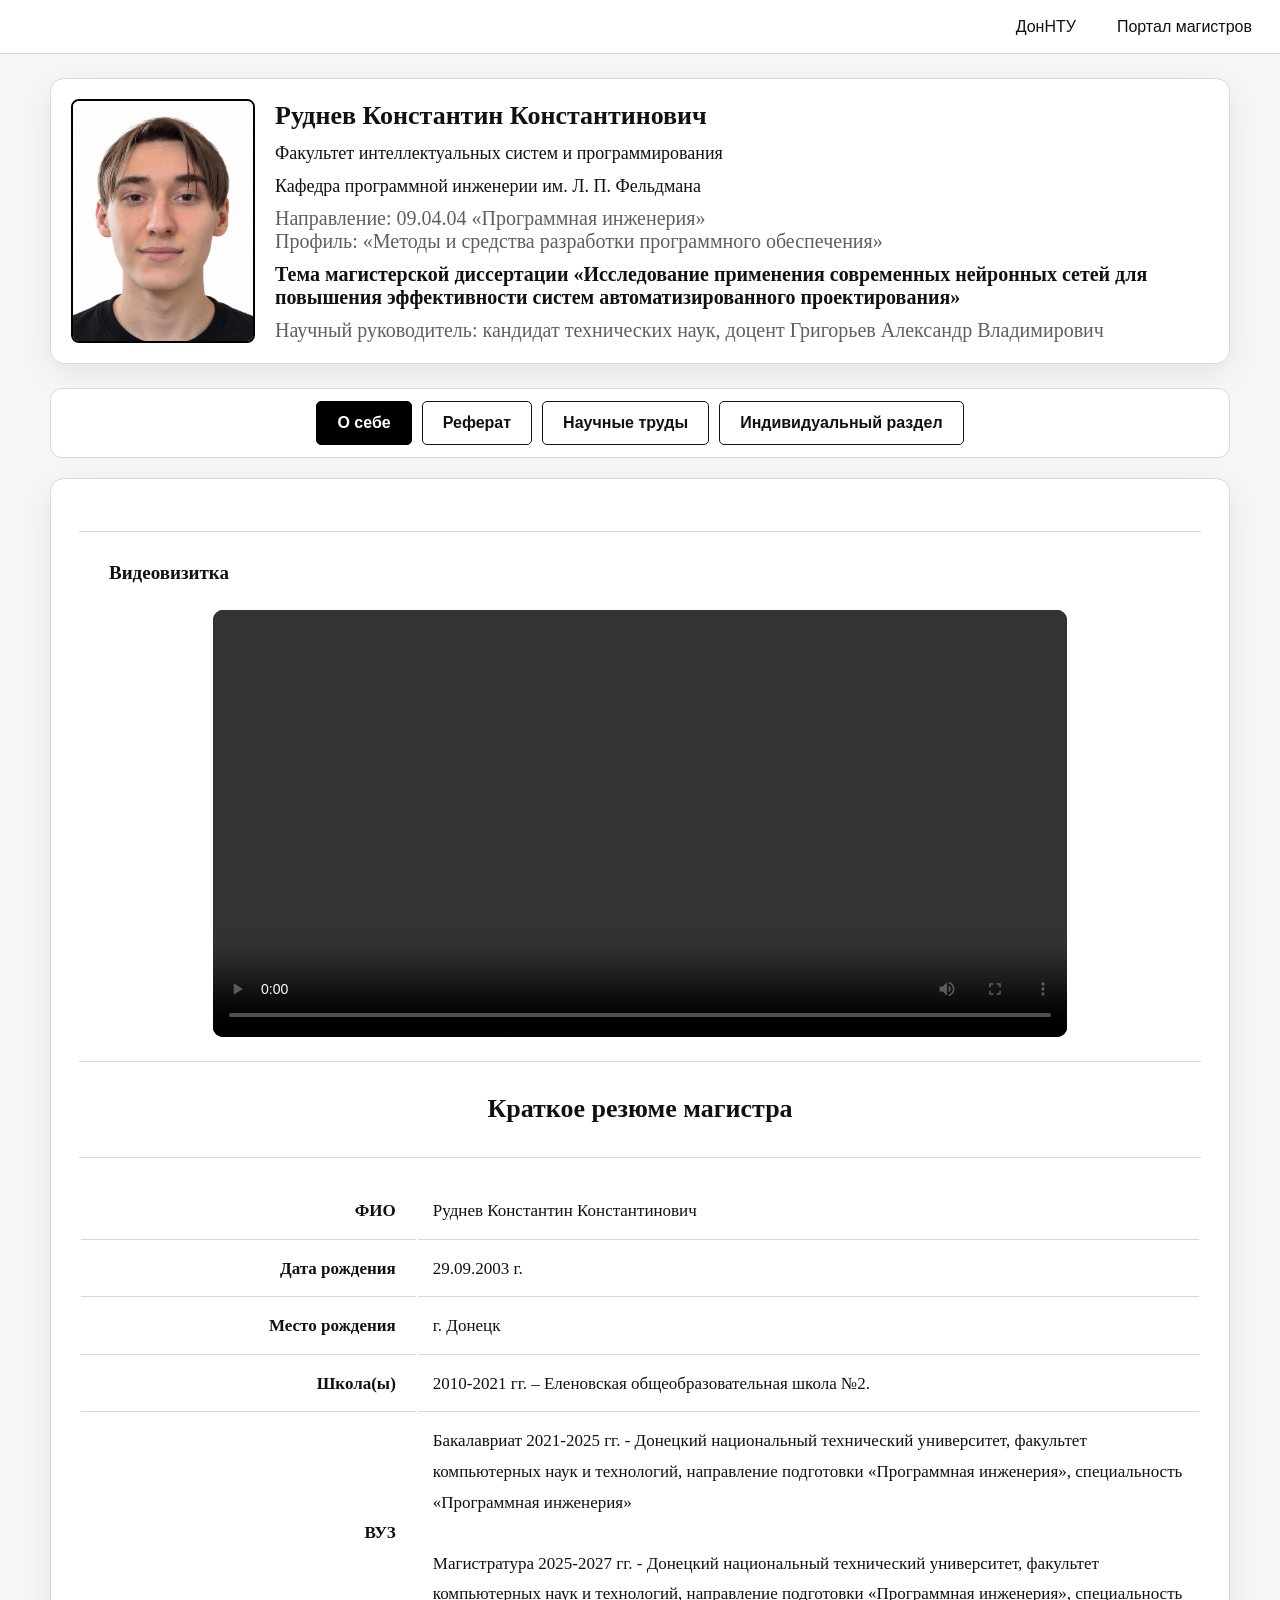
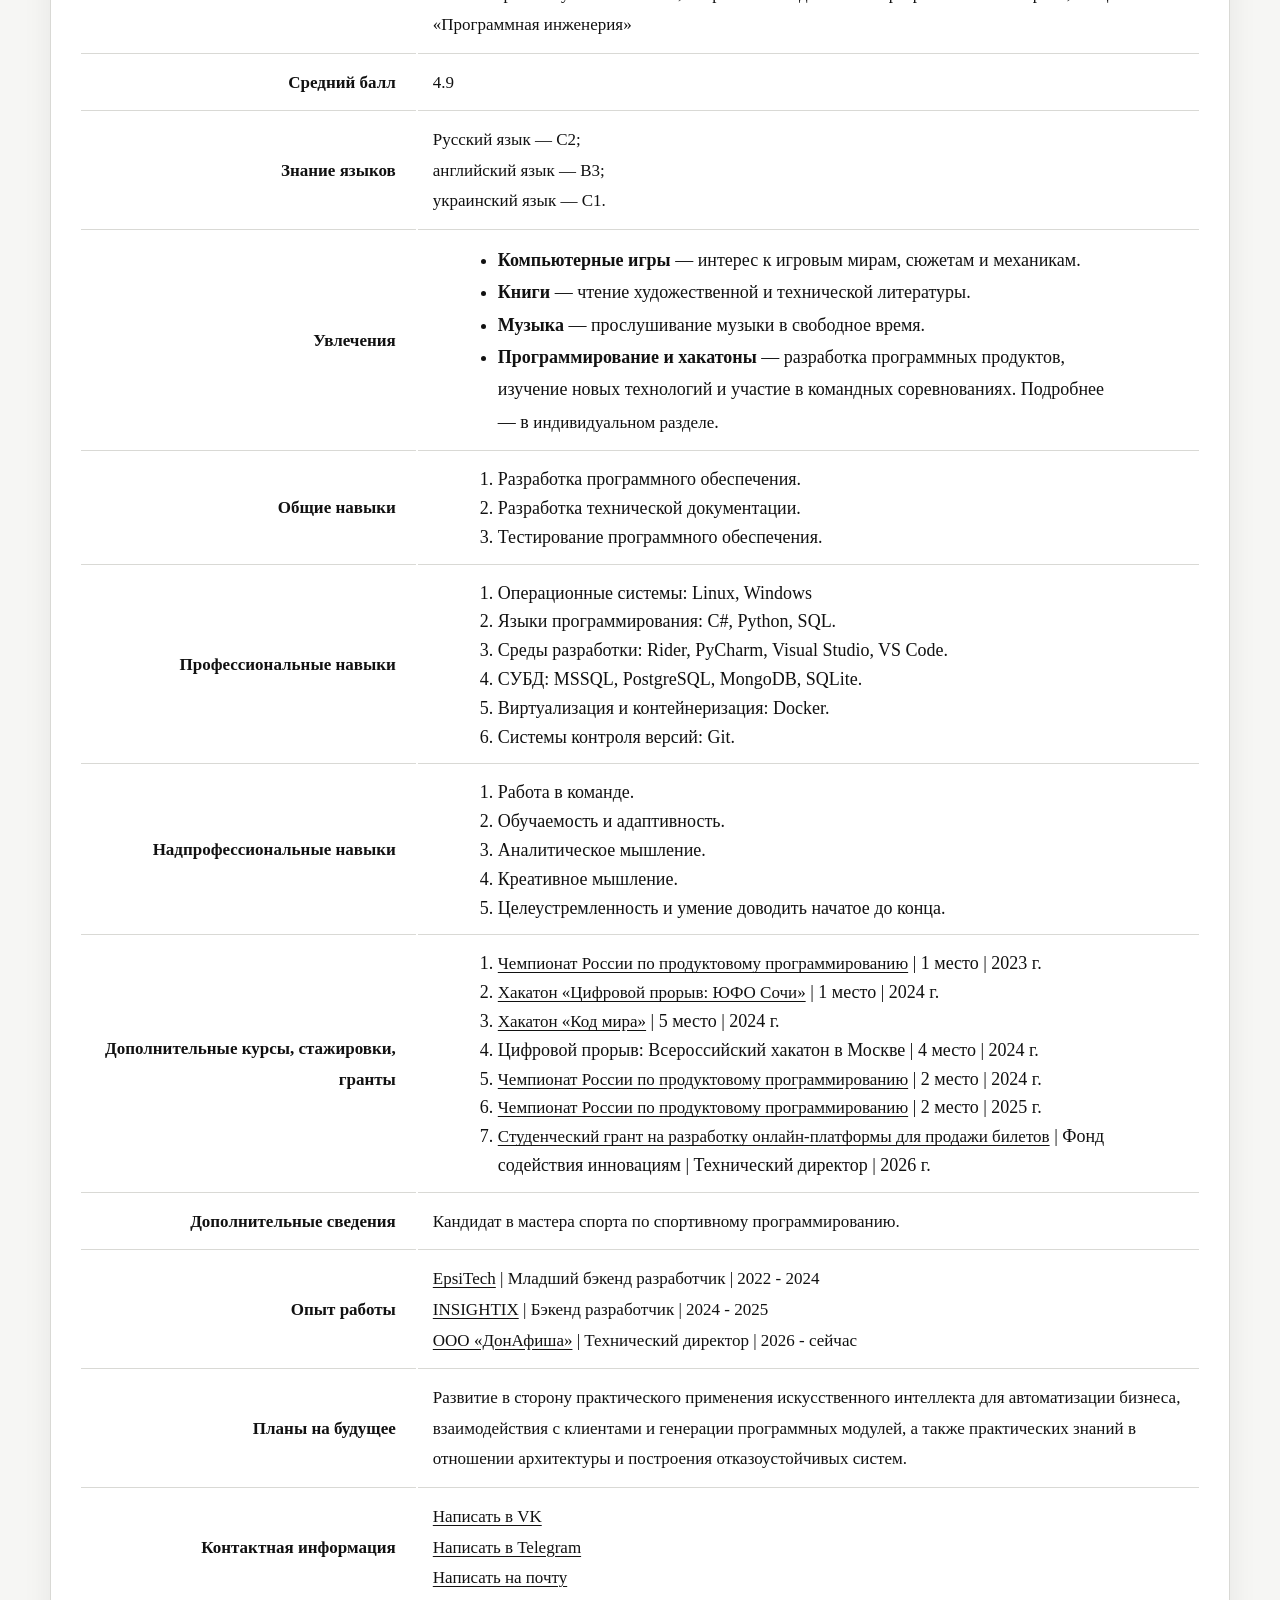
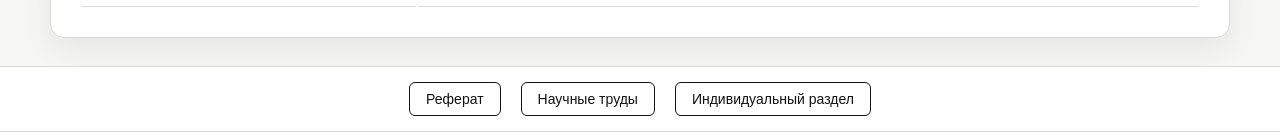
<file: index.htm>
<!DOCTYPE html>
<html>

<head>
	<meta http-equiv="Content-Type" content="text/html; charset=utf-8">
	<title>Резюме - Руднев Константин Константинович</title>
	<link rel="shortcut icon" href="images/master.jpg" type="image/x-icon">
	<link rel="stylesheet" type="text/css" href="css/master_style.css?v=20261107-links">
	
</head>

<body lang="ru">

	<div id="topblock">
		<div id="donntu">
			<a href="http://donntu.ru" target="_blank">ДонНТУ</a>
			<a href="http://masters.donntu.ru" target="_blank" title="Перейти на портал магистров ДонНТУ">Портал магистров</a>
		</div>
	</div> <!-- topblock --> 

	<div id="header">
		<div id="photomag">
			<a href="rudnev_big.jpg">
				<img src="photo.jpg" width="180" height="240" title="Магистр ДонНТУ Руднев Константин Константинович" alt="Магистр ДонНТУ Руднев Константин Константинович" />
			</a>
		</div>
		<div id="headertext">
			<h1 class="hdr">Руднев Константин Константинович</h1>
			<h3 class="hdr"><a href="http://fisp.iknt.donntu.ru/">Факультет интеллектуальных систем и программирования</a></h3>
			<h3 class="hdr"><a href="http://kpi.fisp.donntu.ru/">Кафедра программной инженерии им. Л. П. Фельдмана</a></h3>
			<h3 class="hdr">Направление: 09.04.04 &laquo;Программная инженерия&raquo;<br>Профиль: &laquo;Методы и средства разработки программного обеспечения&raquo;</h3>
			<h2 class="hdr">Тема магистерской диссертации &laquo;Исследование применения современных нейронных сетей для повышения эффективности систем автоматизированного проектирования&raquo;</h2>
			<h3 class="hdr">Научный руководитель: кандидат технических наук, доцент Григорьев Александр Владимирович</h3>
		</div>
	</div> <!-- header -->

	<div id="middleblock">
		<div id="menu">
			<a class="button colorfix">О себе</a>
			<a class="button color" href="diss/index.htm">Реферат</a>
			<a class="button color" href="scientific_works/index.htm">Научные труды</a>
			<a class="button color" href="ind/index.htm">Индивидуальный раздел</a>
		</div>

			<div id="maintext">
				<hr>
				<h3>Видеовизитка</h3>
				<video class="about-video" controls playsinline preload="metadata" width="854" height="480" aria-label="Видеовизитка Руднева Константина Константиновича">
					<source src="videos/video-card.mp4" type="video/mp4">
					Ваш браузер не поддерживает воспроизведение видео. <a href="videos/video-card.mp4">Скачать ролик</a>.
				</video>

				<hr>
				<h1>Краткое резюме магистра</h1>
				<hr>
				<table id="resume">
					<tr class=even>
						<td class=c1>ФИО
						<td class=c2>Руднев Константин Константинович
					<tr class=odd>
						<td class=c1>Дата рождения
						<td class=c2>29.09.2003 г.
					<tr class=odd>
						<td class=c1>Место рождения
						<td class=c2>г. Донецк
					<tr class=odd>
						<td class=c1>Школа(ы)
						<td class=c2>2010-2021 гг. – Еленовская общеобразовательная школа №2.
					<tr class=odd>
						<td class=c1>ВУЗ
						<td class=c2>Бакалавриат 2021-2025 гг. - Донецкий национальный технический университет, факультет компьютерных наук и технологий, направление подготовки «Программная инженерия», специальность «Программная инженерия»
                                     <br><br>
					                 Магистратура 2025-2027 гг. - Донецкий национальный технический университет, факультет компьютерных наук и технологий, направление подготовки «Программная инженерия», специальность «Программная инженерия»
					<tr class=odd>
						<td class=c1>Средний балл
						<td class=c2>4.9
					<tr class=odd>
						<td class=c1>Знание языков
						<td class=c2>Русский язык — C2;<br>английский язык — B3;<br>украинский язык — C1.

					<tr class=odd>
						<td class=c1>Увлечения
						<td class=c2>
							<ul>
								<li><strong>Компьютерные игры</strong> — интерес к игровым мирам, сюжетам и механикам.</li>
								<li><strong>Книги</strong> — чтение художественной и технической литературы.</li>
								<li><strong>Музыка</strong> — прослушивание музыки в свободное время.</li>
								<li><strong>Программирование и хакатоны</strong> — разработка программных продуктов, изучение новых технологий и участие в командных соревнованиях. Подробнее — в <a href="ind/index.htm">индивидуальном разделе</a>.</li>
							</ul>
					<tr class=odd>
						<td class=c1>Общие навыки
						<td class=c2>
					<ol>
      					<li>Разработка программного обеспечения.</li>
						<li>Разработка технической документации.</li>
						<li>Тестирование программного обеспечения.</li>
					</ol>
					<tr class=odd>
						<td class=c1>Профессиональные навыки
						<td class=c2>
							<ol>
								<li>Операционные системы: Linux, Windows</li>
								<li>Языки программирования: C#, Python, SQL.</li>
								<li>Среды разработки: Rider, PyCharm, Visual Studio, VS Code.</li>
								<li>СУБД: MSSQL, PostgreSQL, MongoDB, SQLite.</li>
								<li>Виртуализация и контейнеризация: Docker.</li>
								<li>Системы контроля версий: Git.</li>
							</ol>
					<tr class=odd>
						<td class=c1>Надпрофессиональные навыки
						<td class=c2>
							<ol>
								<li>Работа в команде.</li>
								<li>Обучаемость и адаптивность.</li>
								<li>Аналитическое мышление.</li>
								<li>Креативное мышление.</li>
								<li>Целеустремленность и умение доводить начатое до конца.</li>
							</ol>
					<tr class=odd>
						<td class=c1>Дополнительные курсы, стажировки, гранты
						<td class="c2 achievement-links">
							<ol>
								<li><a href="awards/russian-championship-2023.jpg" target="_blank" rel="noopener noreferrer">Чемпионат России по продуктовому программированию</a> | 1 место | 2023 г.</li>
								<li><a href="awards/digital-breakthrough-south-2024.pdf" target="_blank" rel="noopener noreferrer">Хакатон «Цифровой прорыв: ЮФО Сочи»</a> | 1 место | 2024 г.</li>
								<li><a href="https://telemetr.io/en/channels/1682266137-fsprussia/posts?cursor=CNYE" target="_blank" rel="noopener noreferrer">Хакатон «Код мира»</a> | 5 место | 2024 г.</li>
								<li>Цифровой прорыв: Всероссийский хакатон в Москве | 4 место | 2024 г.</li>
								<li><a href="awards/russian-championship-2024.pdf" target="_blank" rel="noopener noreferrer">Чемпионат России по продуктовому программированию</a> | 2 место | 2024 г.</li>
								<li><a href="https://dnrnews.ru/society/2025/11/24/1249291.html" target="_blank" rel="noopener noreferrer">Чемпионат России по продуктовому программированию</a> | 2 место | 2025 г.</li>
								<li><a href="https://donafisha.ru/partners" target="_blank" rel="noopener noreferrer">Студенческий грант на разработку онлайн-платформы для продажи билетов</a> | Фонд содействия инновациям | Технический директор | 2026 г.</li>
							</ol>
					<tr class=odd>
						<td class=c1>Дополнительные сведения
						<td class=c2>Кандидат в мастера спорта по спортивному программированию.
					<tr class=odd>
						<td class=c1>Опыт работы
						<td class="c2 experience-links"><a href="https://epsifund.com/" target="_blank" rel="noopener noreferrer">EpsiTech</a> | Младший бэкенд разработчик | 2022 - 2024<br>
						<a href="https://insightix.net/" target="_blank" rel="noopener noreferrer">INSIGHTIX</a> | Бэкенд разработчик | 2024 - 2025<br>
						<a href="https://donafisha.ru/" target="_blank" rel="noopener noreferrer">ООО «ДонАфиша»</a> | Технический директор | 2026 - сейчас
					<tr class=odd>
						<td class=c1>Планы на будущее
						<td class=c2>Развитие в сторону практического применения искусственного интеллекта для автоматизации бизнеса, взаимодействия с клиентами и генерации программных модулей, а также практических знаний в отношении архитектуры и построения отказоустойчивых систем.
					<tr class=odd>
						<td class=c1>Контактная информация
						<td class="c2 contact-links"><a href="https://vk.me/pulseneon" target="_blank" rel="noopener noreferrer">Написать в VK</a><br>
						                 <a href="https://t.me/pulseneon" target="_blank" rel="noopener noreferrer">Написать в Telegram</a><br>
						                 <a href="mailto:thebooom@yandex.ru">Написать на почту</a><br>
					</td>

				</table>
			</div> <!-- maintext -->

	</div> <!-- middleblock -->

	<div id="menub">
		<a class="mitemb" href="diss/index.htm">Реферат</a>
		<a class="mitemb" href="scientific_works/index.htm">Научные труды</a>
		<a class="mitemb" href="ind/index.htm">Индивидуальный раздел</a>

	</div>

</body>
</html>
</file>
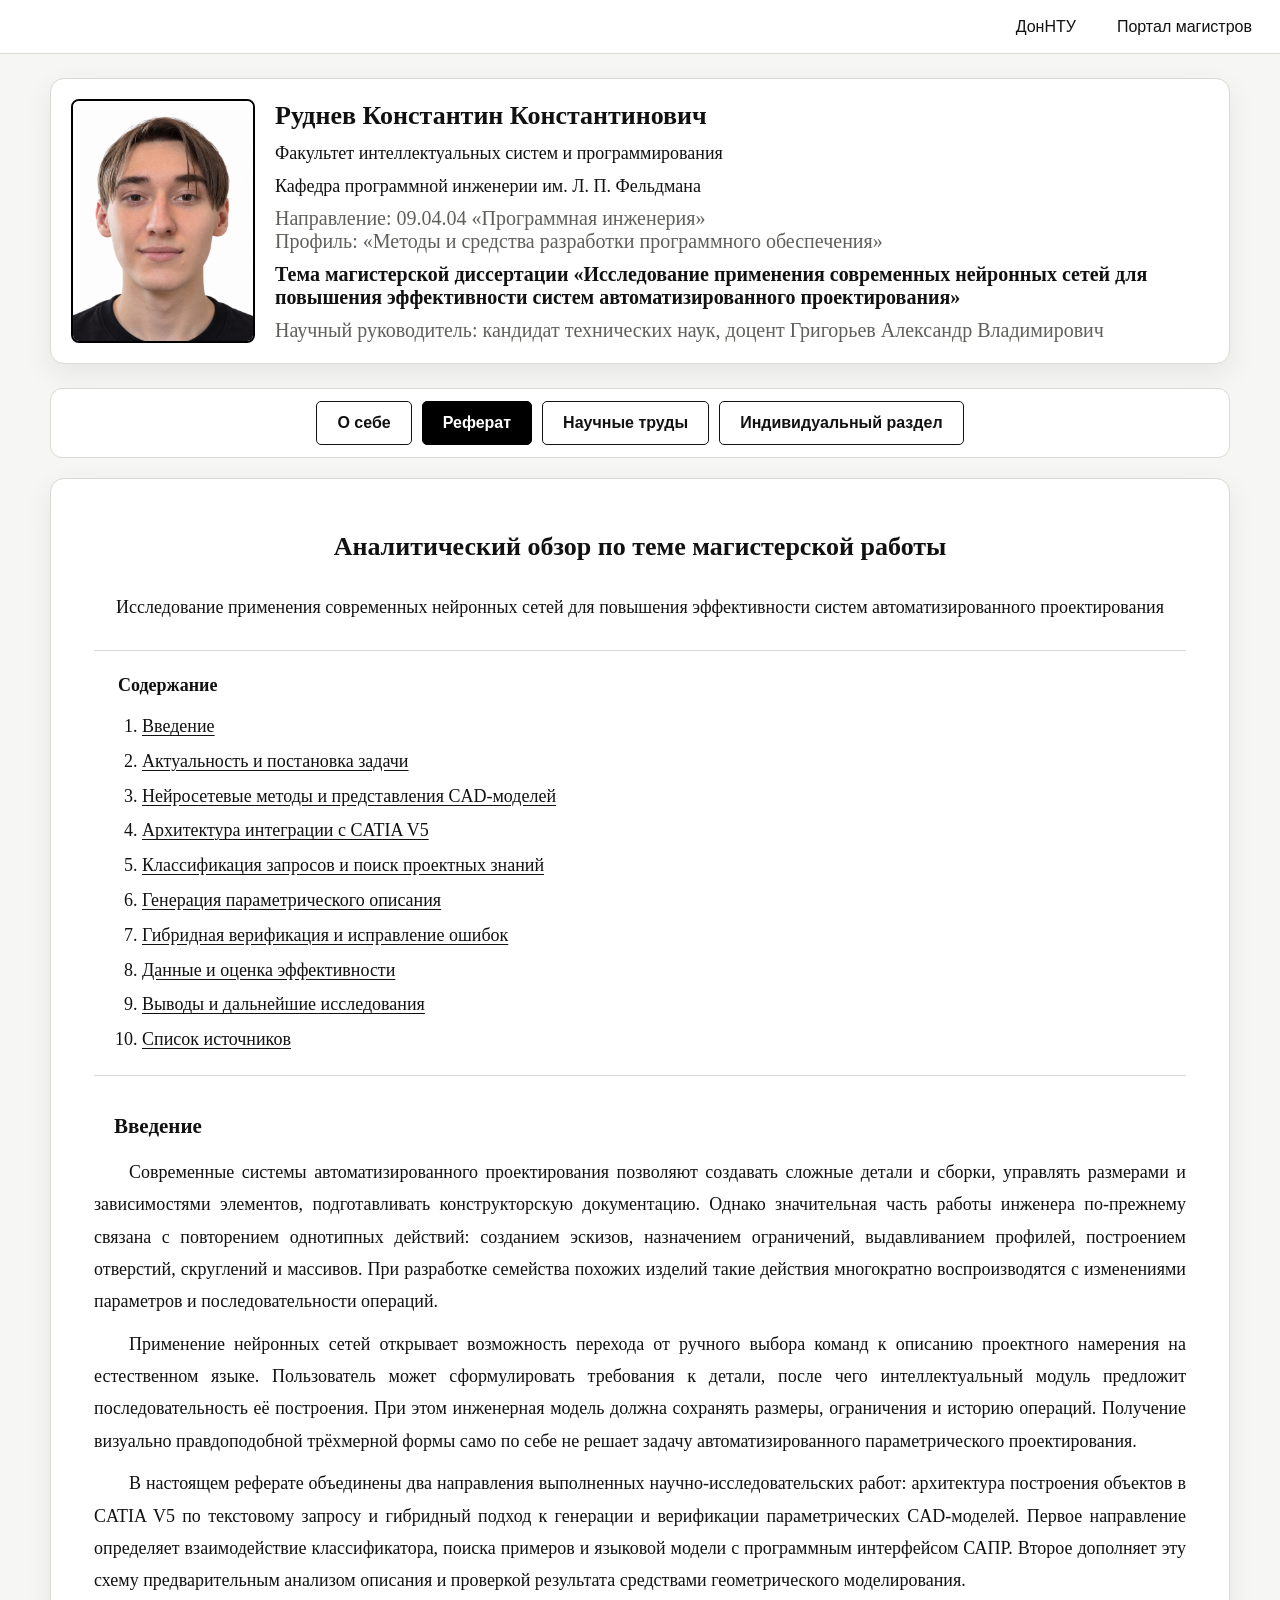
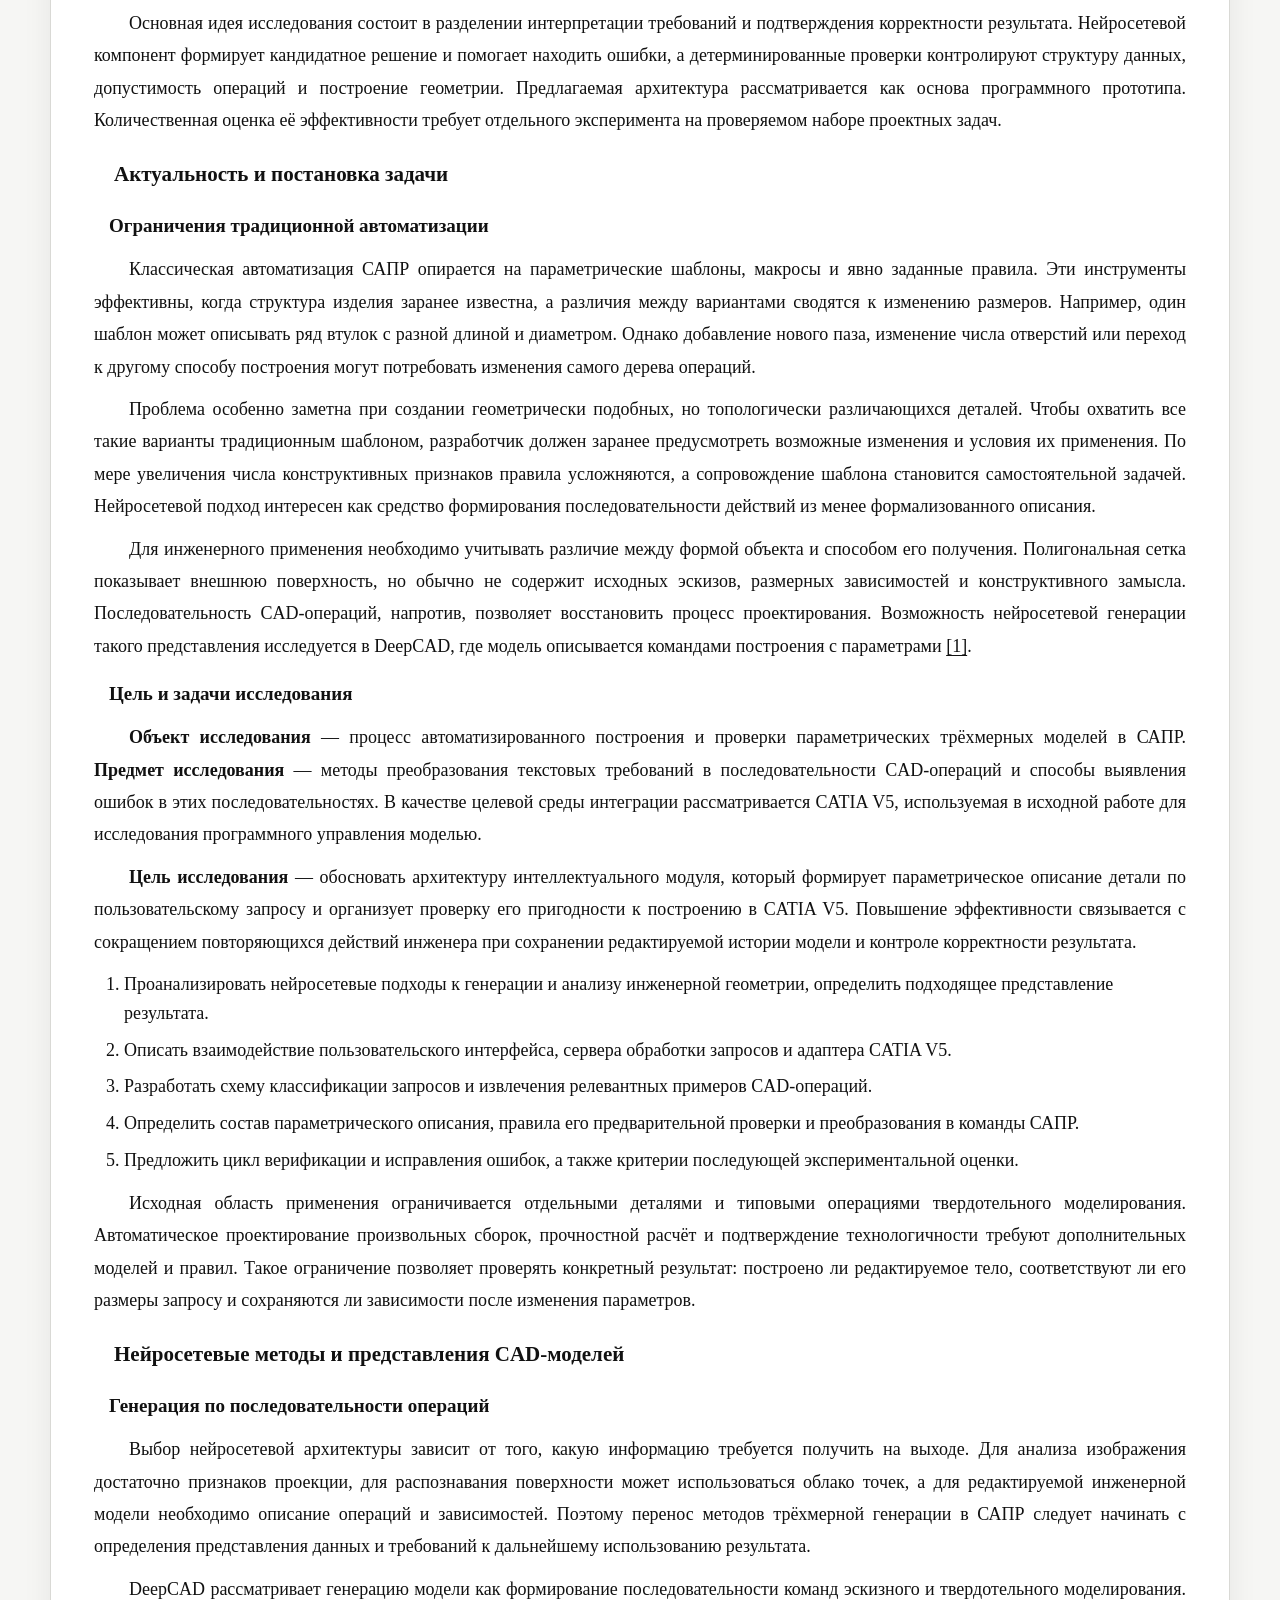
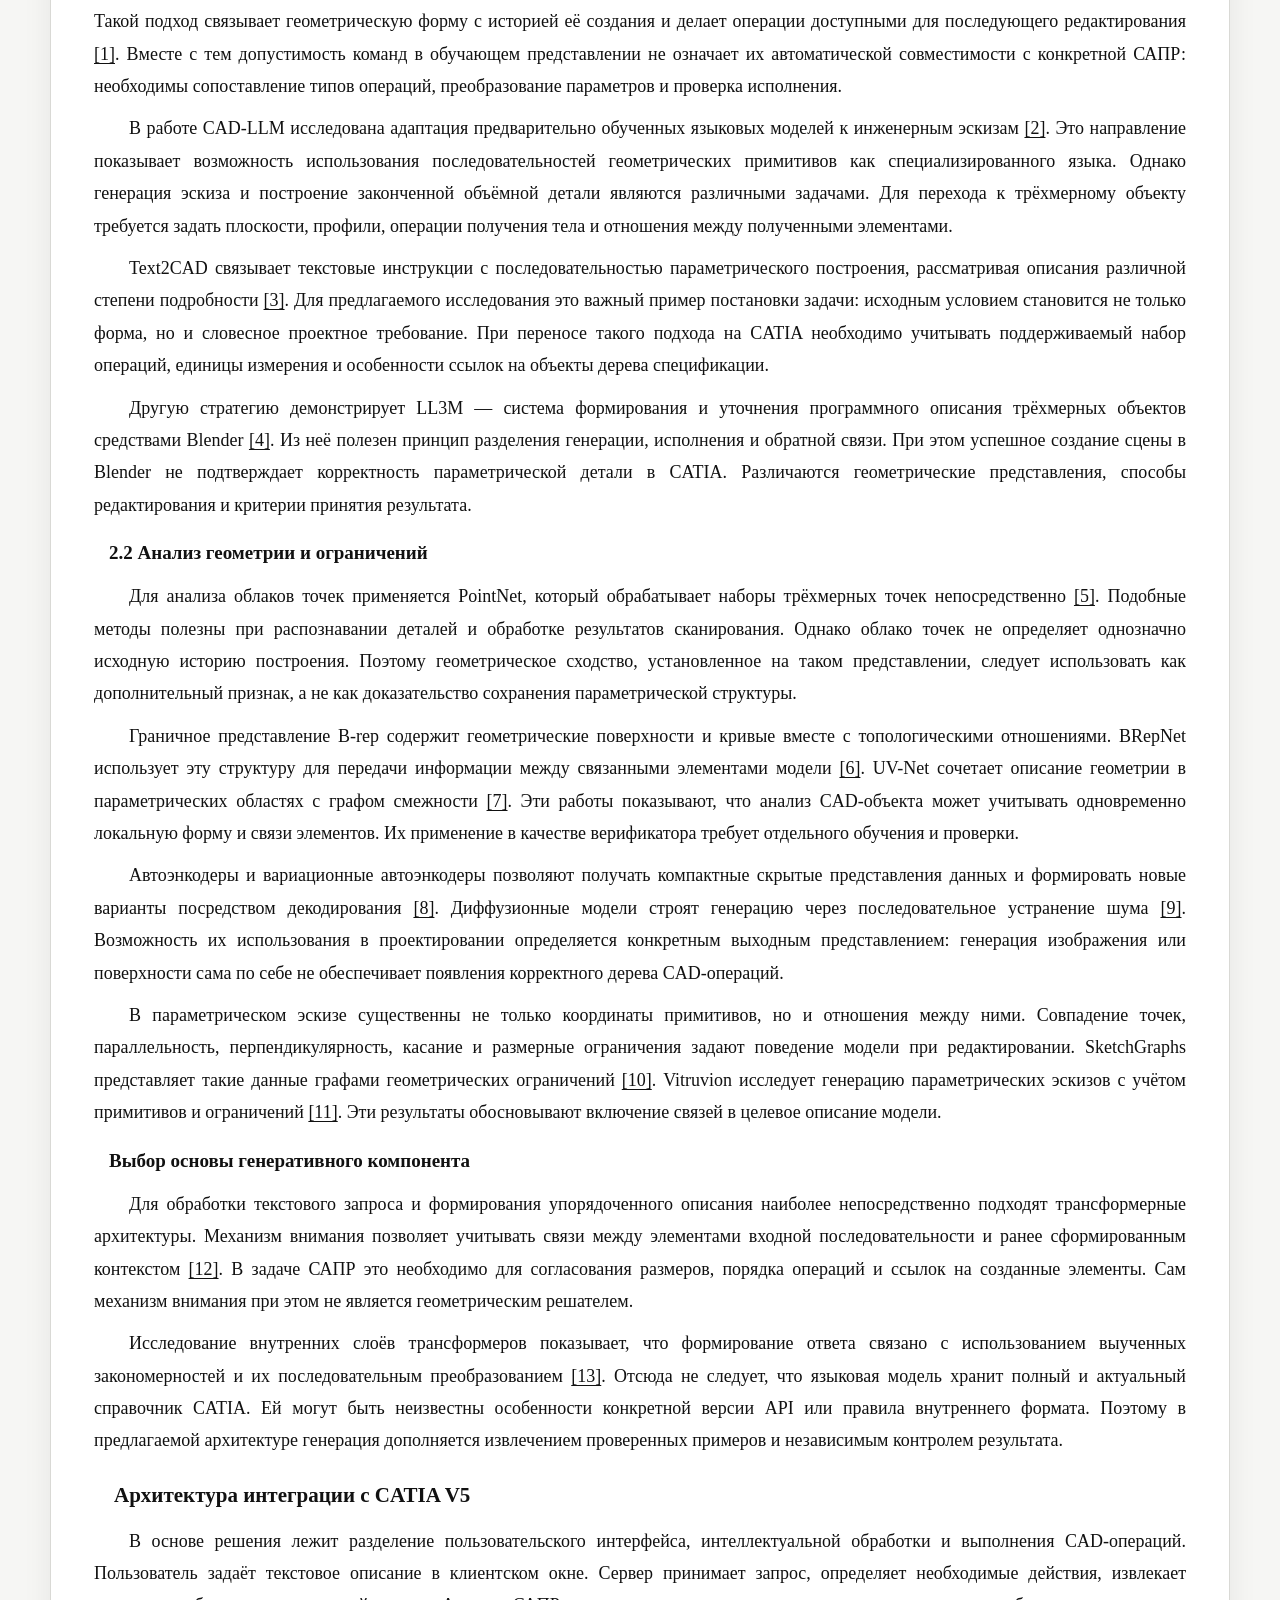
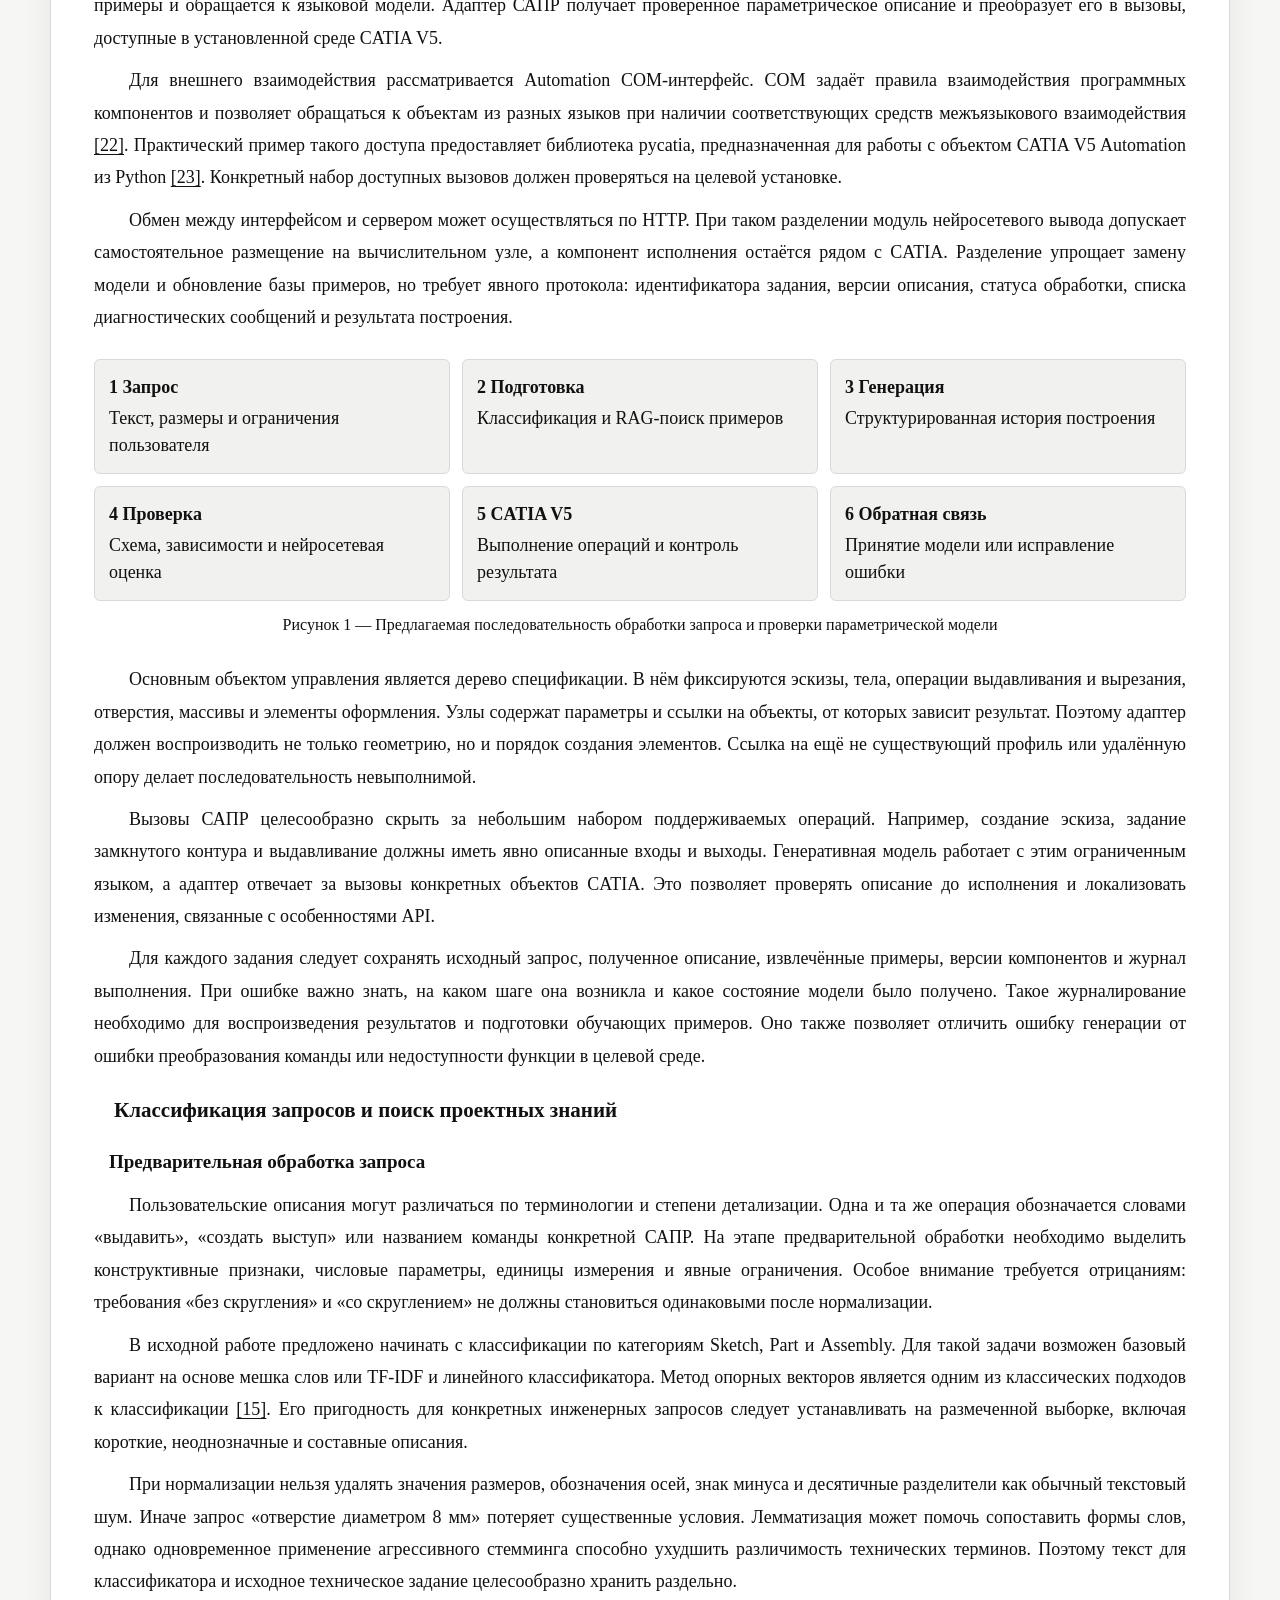
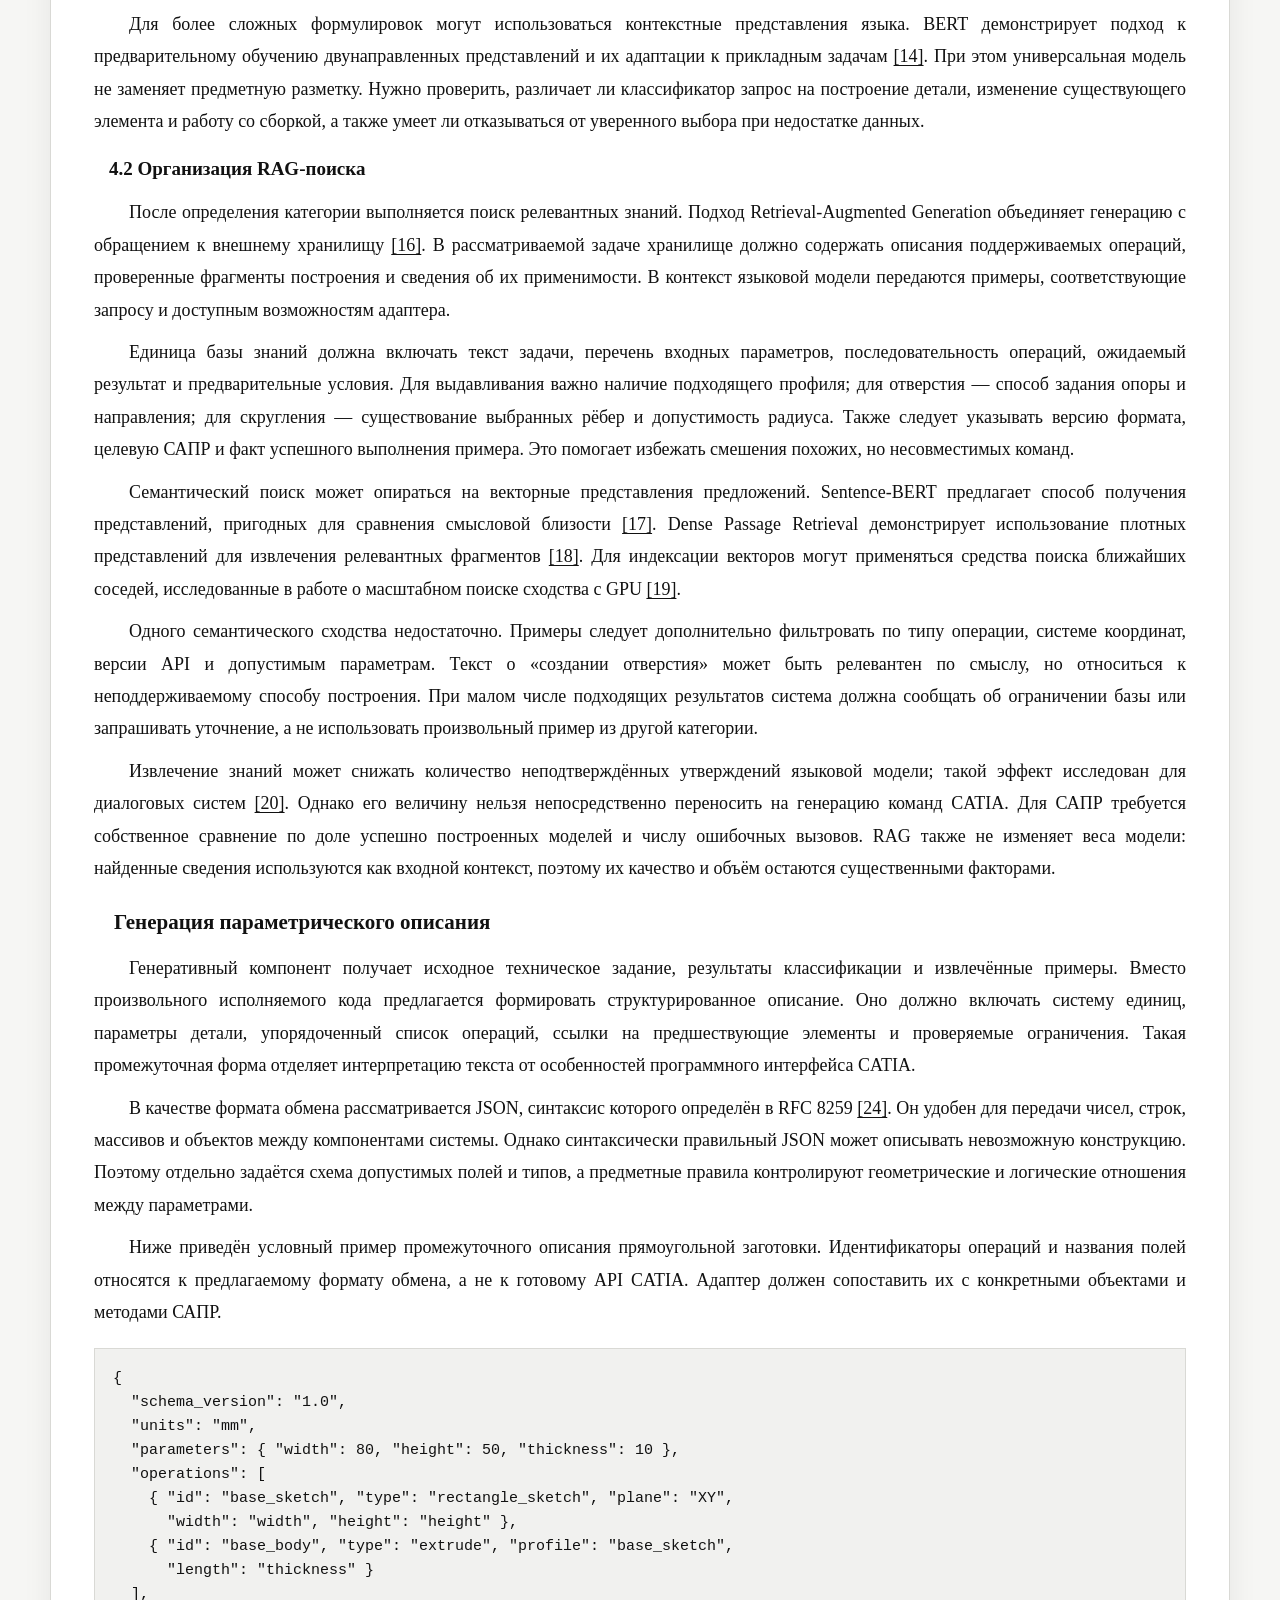
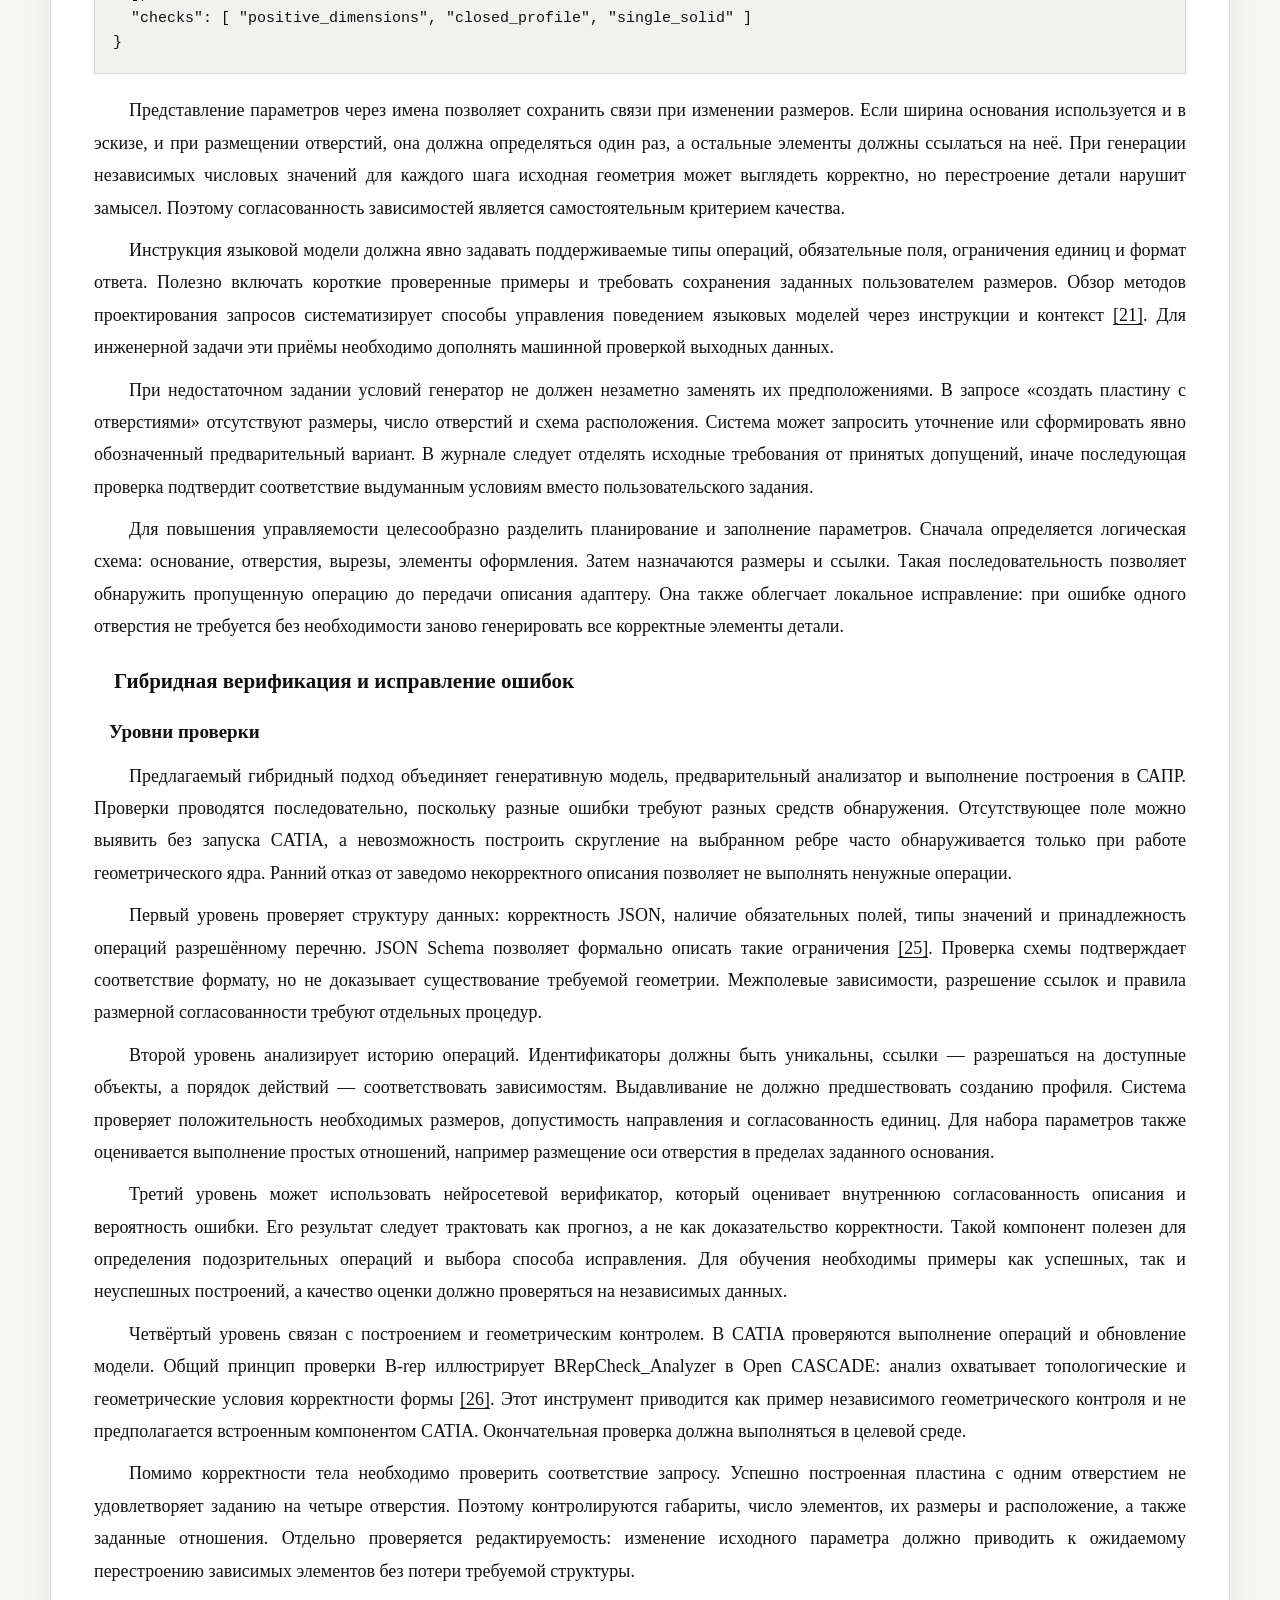
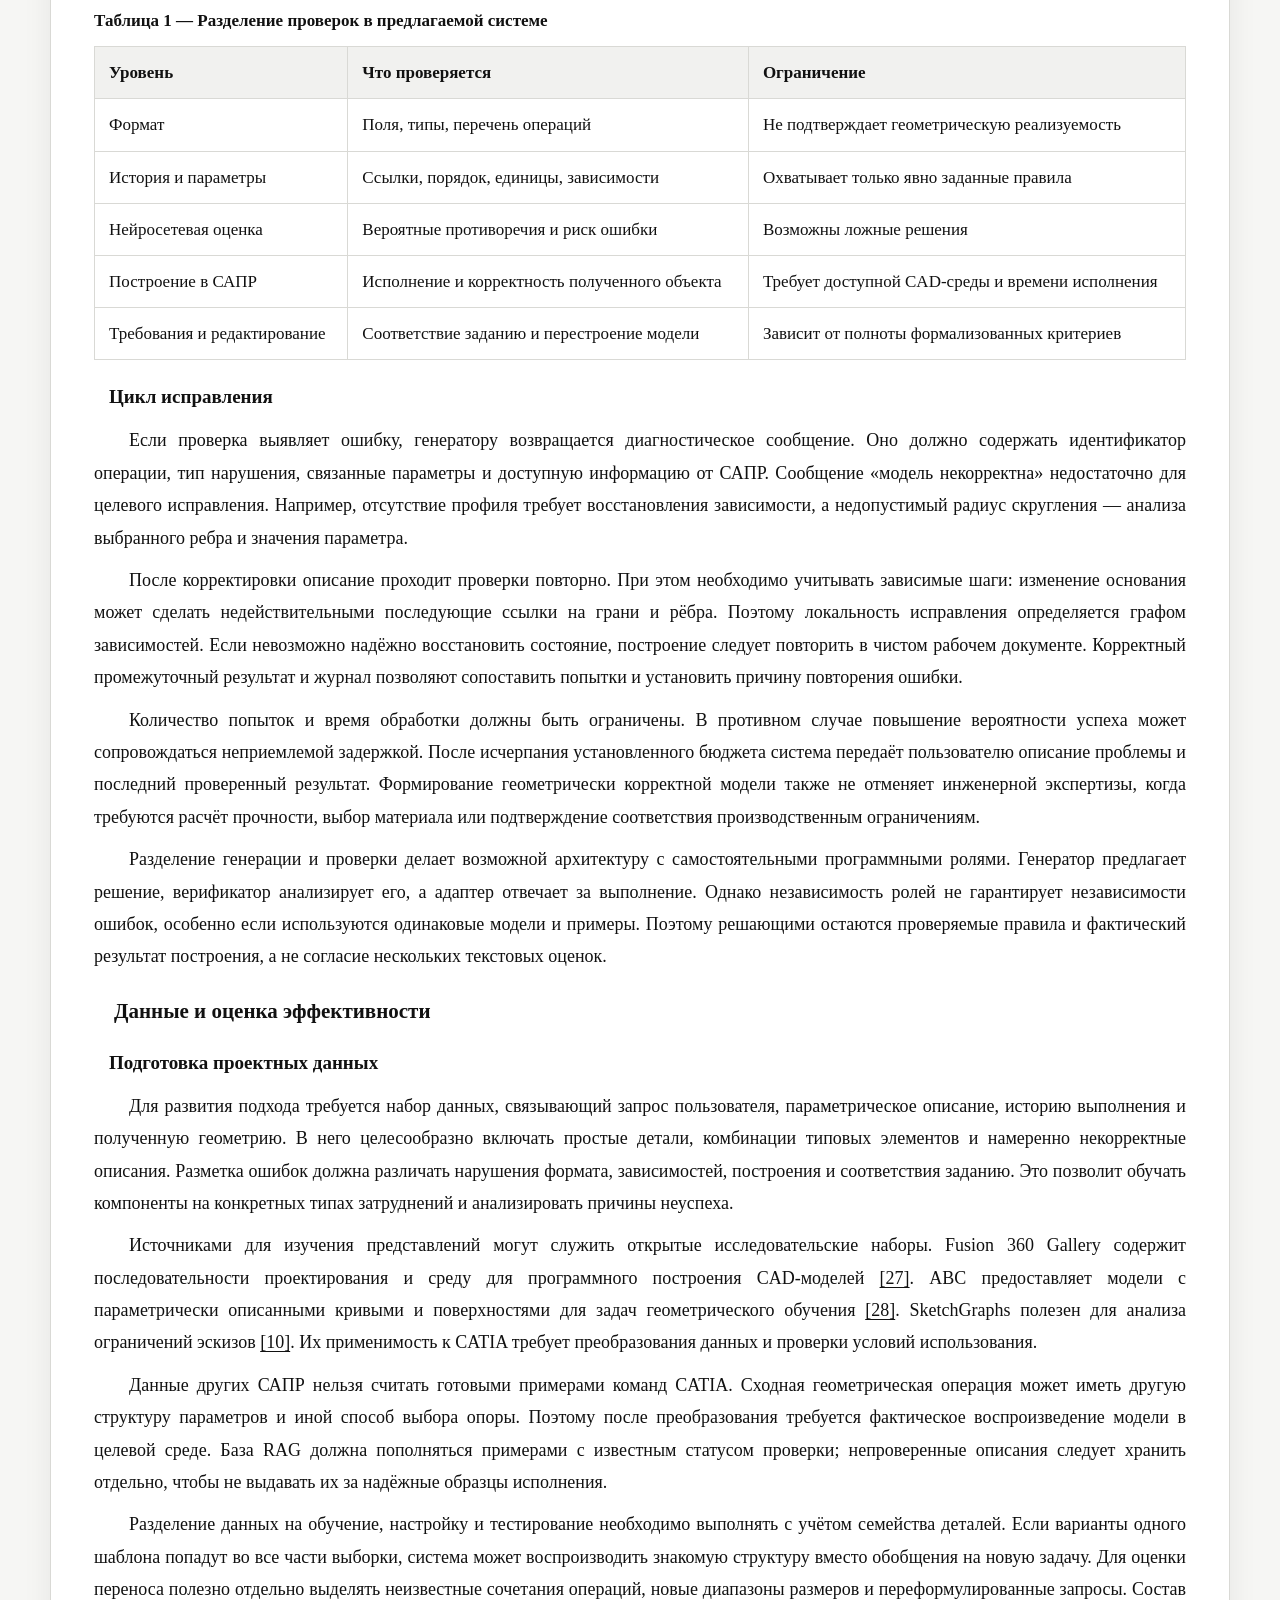
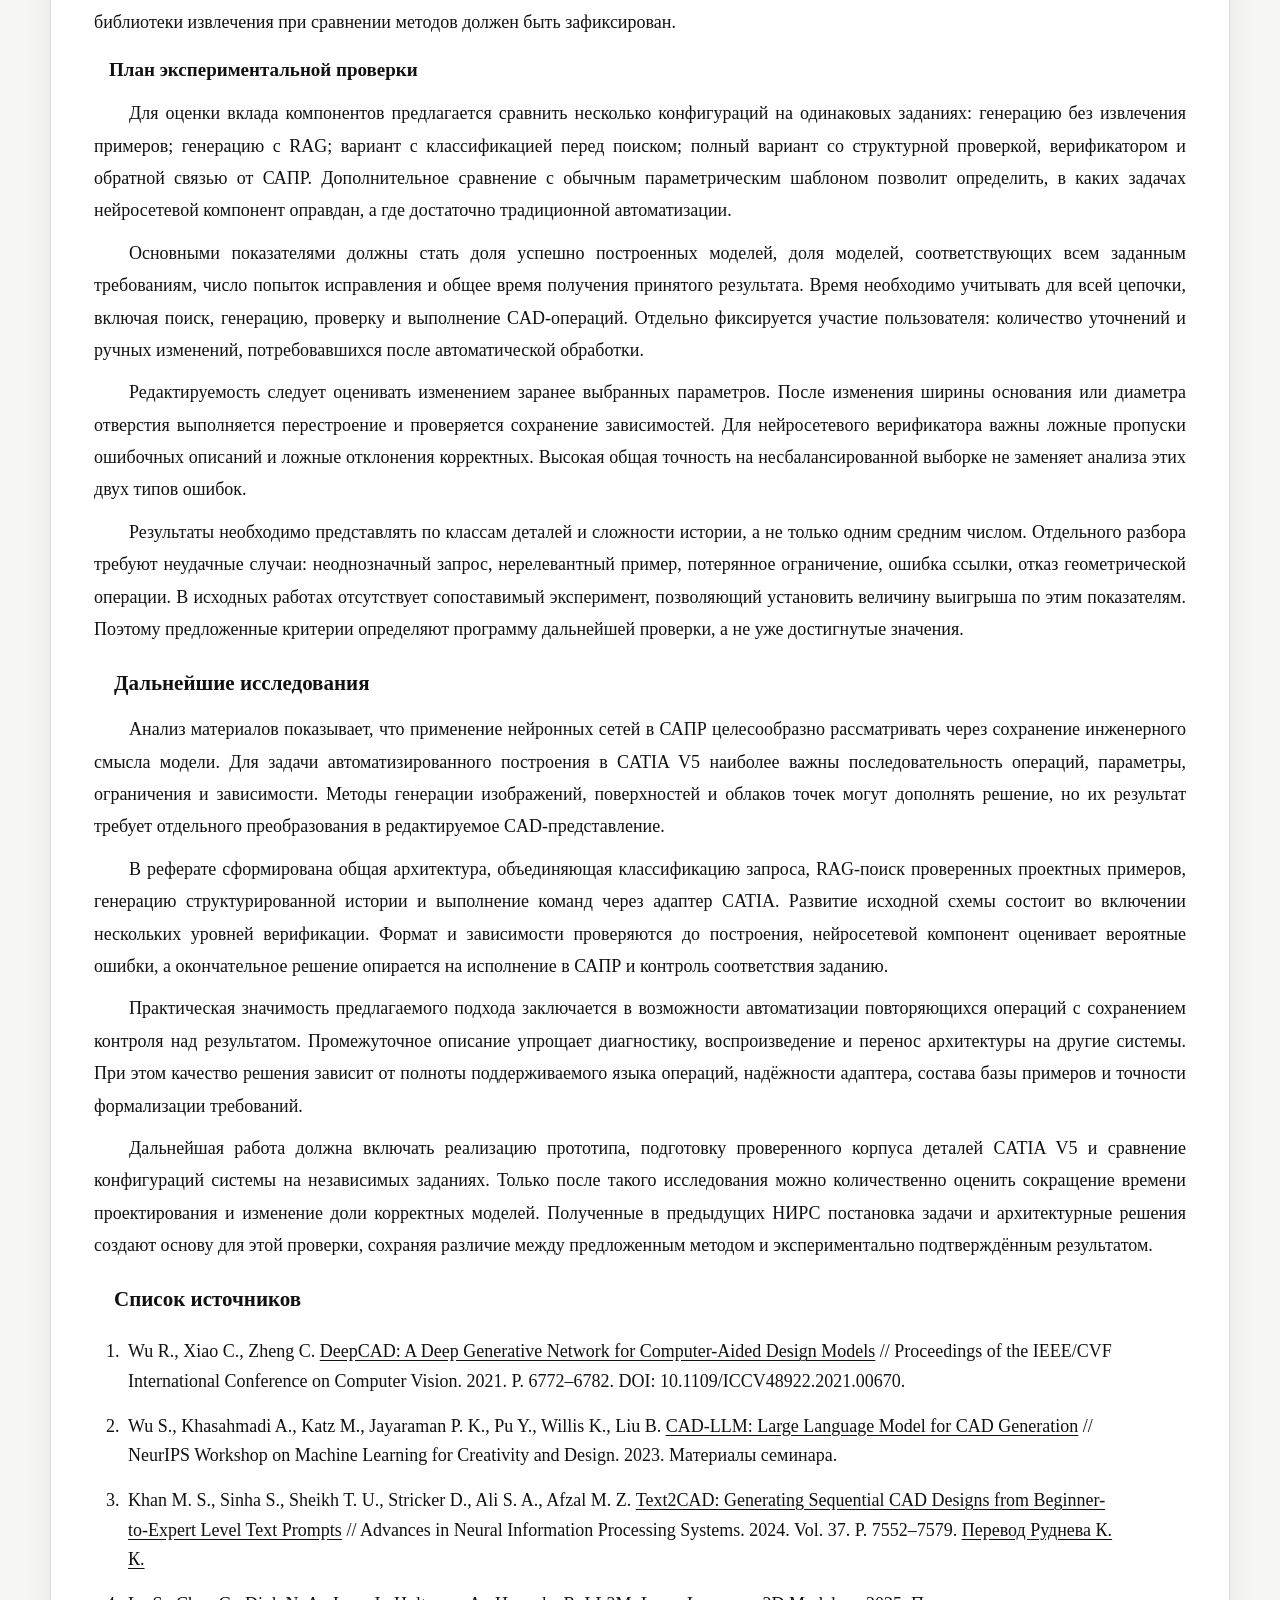
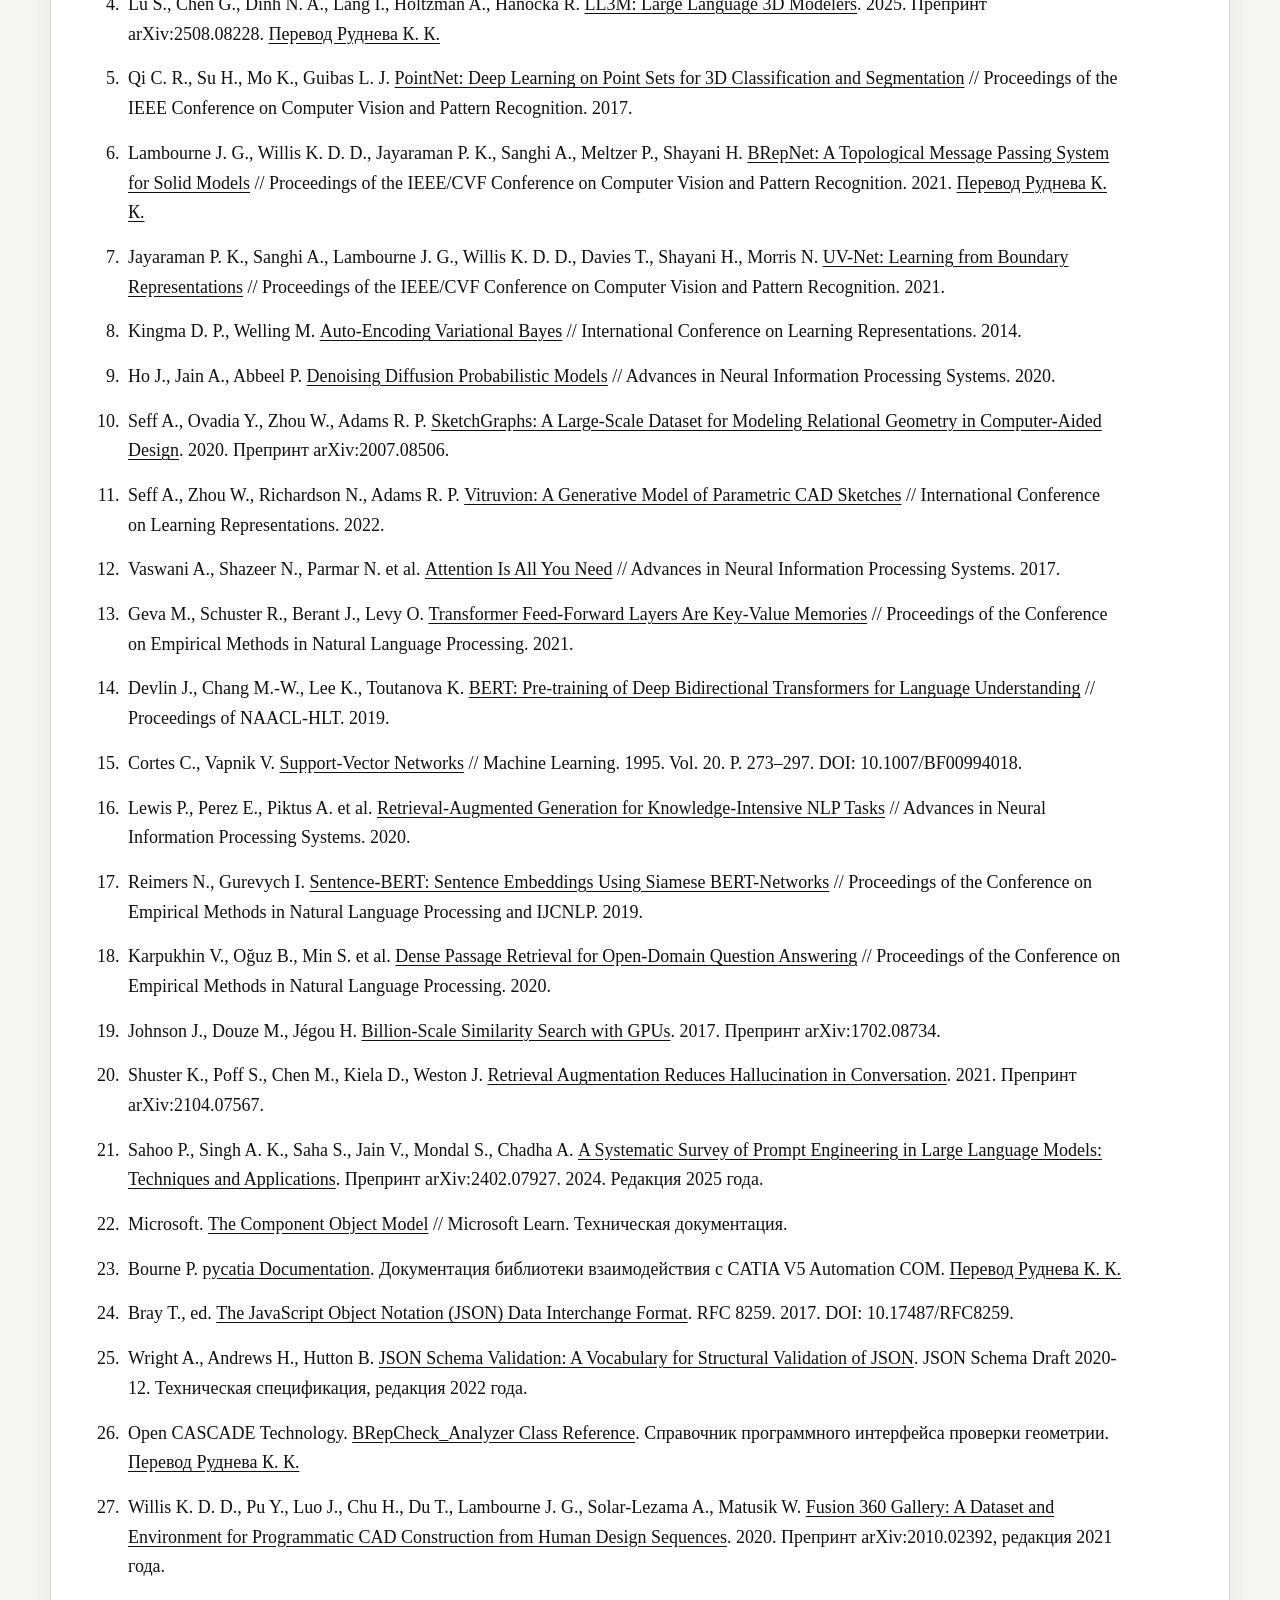
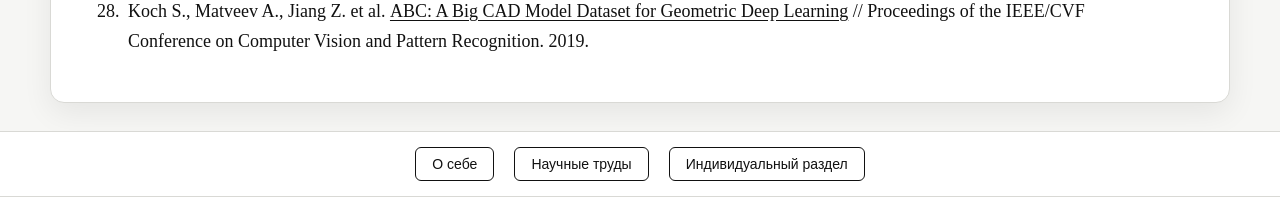
<file: diss/index.htm>
<!DOCTYPE html>
<html lang="ru">
<head>
    <meta charset="utf-8">
    <meta name="viewport" content="width=device-width, initial-scale=1">
    <meta name="description" content="Реферат магистерской работы Константина Руднева о применении нейронных сетей для генерации и верификации параметрических CAD-моделей в CATIA V5.">
    <title>Реферат — Руднев Константин Константинович</title>
    <link rel="icon" href="../images/master.jpg" type="image/jpeg">
    <link rel="stylesheet" href="../css/master_style.css">
    <link rel="stylesheet" href="../css/abstract.css">
</head>
<body id="top">
    <div id="topblock">
        <div id="donntu">
            <a href="http://donntu.ru" target="_blank" rel="noopener noreferrer">ДонНТУ</a>
            <a href="http://masters.donntu.ru" target="_blank" rel="noopener noreferrer" title="Перейти на портал магистров ДонНТУ">Портал магистров</a>
        </div>
    </div>
    <div id="header">
        <div id="photomag">
            <a href="../rudnev_big.jpg"><img src="../photo.jpg" width="180" height="240" alt="Магистр ДонНТУ Руднев Константин Константинович"></a>
        </div>
        <div id="headertext">
            <h1 class="hdr">Руднев Константин Константинович</h1>
            <h3 class="hdr"><a href="http://fisp.iknt.donntu.ru/">Факультет интеллектуальных систем и программирования</a></h3>
            <h3 class="hdr"><a href="http://kpi.fisp.donntu.ru/">Кафедра программной инженерии им. Л. П. Фельдмана</a></h3>
            <h3 class="hdr">Направление: 09.04.04 &laquo;Программная инженерия&raquo;<br>Профиль: &laquo;Методы и средства разработки программного обеспечения&raquo;</h3>
            <h2 class="hdr">Тема магистерской диссертации &laquo;Исследование применения современных нейронных сетей для повышения эффективности систем автоматизированного проектирования&raquo;</h2>
            <h3 class="hdr">Научный руководитель: кандидат технических наук, доцент Григорьев Александр Владимирович</h3>
        </div>
    </div>
    <div id="middleblock">
        <nav id="menu" aria-label="Основная навигация">
            <a class="button color" href="../index.htm">О себе</a>
            <a class="button colorfix" href="index.htm" aria-current="page">Реферат</a>
            <a class="button color" href="../scientific_works/index.htm">Научные труды</a>
            <a class="button color" href="../ind/index.htm">Индивидуальный раздел</a>
        </nav>
        <main id="maintext" class="abstract-page">
            <h1>Аналитический обзор по теме магистерской работы</h1>
            <p class="abstract-subtitle">Исследование применения современных нейронных сетей для повышения эффективности систем автоматизированного проектирования</p>
            <nav class="abstract-toc" aria-label="Содержание реферата">
                <strong>Содержание</strong>
                <ol>
                    <li><a href="#introduction">Введение</a></li>
                    <li><a href="#relevance">Актуальность и постановка задачи</a></li>
                    <li><a href="#neural-methods">Нейросетевые методы и представления CAD-моделей</a></li>
                    <li><a href="#integration">Архитектура интеграции с CATIA V5</a></li>
                    <li><a href="#retrieval">Классификация запросов и поиск проектных знаний</a></li>
                    <li><a href="#generation">Генерация параметрического описания</a></li>
                    <li><a href="#verification">Гибридная верификация и исправление ошибок</a></li>
                    <li><a href="#evaluation">Данные и оценка эффективности</a></li>
                    <li><a href="#conclusions">Выводы и дальнейшие исследования</a></li>
                    <li><a href="#references">Список источников</a></li>
                </ol>
            </nav>

            <article id="abstract-body" aria-label="Основной текст реферата">
                <section aria-labelledby="introduction">
                    <h2 id="introduction">Введение</h2>
                    <p>Современные системы автоматизированного проектирования позволяют создавать сложные детали и сборки, управлять размерами и зависимостями элементов, подготавливать конструкторскую документацию. Однако значительная часть работы инженера по-прежнему связана с повторением однотипных действий: созданием эскизов, назначением ограничений, выдавливанием профилей, построением отверстий, скруглений и массивов. При разработке семейства похожих изделий такие действия многократно воспроизводятся с изменениями параметров и последовательности операций.</p>
                    <p>Применение нейронных сетей открывает возможность перехода от ручного выбора команд к описанию проектного намерения на естественном языке. Пользователь может сформулировать требования к детали, после чего интеллектуальный модуль предложит последовательность её построения. При этом инженерная модель должна сохранять размеры, ограничения и историю операций. Получение визуально правдоподобной трёхмерной формы само по себе не решает задачу автоматизированного параметрического проектирования.</p>
                    <p>В настоящем реферате объединены два направления выполненных научно-исследовательских работ: архитектура построения объектов в CATIA V5 по текстовому запросу и гибридный подход к генерации и верификации параметрических CAD-моделей. Первое направление определяет взаимодействие классификатора, поиска примеров и языковой модели с программным интерфейсом САПР. Второе дополняет эту схему предварительным анализом описания и проверкой результата средствами геометрического моделирования.</p>
                    <p>Основная идея исследования состоит в разделении интерпретации требований и подтверждения корректности результата. Нейросетевой компонент формирует кандидатное решение и помогает находить ошибки, а детерминированные проверки контролируют структуру данных, допустимость операций и построение геометрии. Предлагаемая архитектура рассматривается как основа программного прототипа. Количественная оценка её эффективности требует отдельного эксперимента на проверяемом наборе проектных задач.</p>
                </section>

                <section aria-labelledby="relevance">
                    <h2 id="relevance">Актуальность и постановка задачи</h2>
                    <h3>Ограничения традиционной автоматизации</h3>
                    <p>Классическая автоматизация САПР опирается на параметрические шаблоны, макросы и явно заданные правила. Эти инструменты эффективны, когда структура изделия заранее известна, а различия между вариантами сводятся к изменению размеров. Например, один шаблон может описывать ряд втулок с разной длиной и диаметром. Однако добавление нового паза, изменение числа отверстий или переход к другому способу построения могут потребовать изменения самого дерева операций.</p>
                    <p>Проблема особенно заметна при создании геометрически подобных, но топологически различающихся деталей. Чтобы охватить все такие варианты традиционным шаблоном, разработчик должен заранее предусмотреть возможные изменения и условия их применения. По мере увеличения числа конструктивных признаков правила усложняются, а сопровождение шаблона становится самостоятельной задачей. Нейросетевой подход интересен как средство формирования последовательности действий из менее формализованного описания.</p>
                    <p>Для инженерного применения необходимо учитывать различие между формой объекта и способом его получения. Полигональная сетка показывает внешнюю поверхность, но обычно не содержит исходных эскизов, размерных зависимостей и конструктивного замысла. Последовательность CAD-операций, напротив, позволяет восстановить процесс проектирования. Возможность нейросетевой генерации такого представления исследуется в DeepCAD, где модель описывается командами построения с параметрами <a href="#ref-1">[1]</a>.</p>
                    <h3>Цель и задачи исследования</h3>
                    <p><strong>Объект исследования</strong> — процесс автоматизированного построения и проверки параметрических трёхмерных моделей в САПР. <strong>Предмет исследования</strong> — методы преобразования текстовых требований в последовательности CAD-операций и способы выявления ошибок в этих последовательностях. В качестве целевой среды интеграции рассматривается CATIA V5, используемая в исходной работе для исследования программного управления моделью.</p>
                    <p><strong>Цель исследования</strong> — обосновать архитектуру интеллектуального модуля, который формирует параметрическое описание детали по пользовательскому запросу и организует проверку его пригодности к построению в CATIA V5. Повышение эффективности связывается с сокращением повторяющихся действий инженера при сохранении редактируемой истории модели и контроле корректности результата.</p>
                    <ol class="research-tasks">
                        <li>Проанализировать нейросетевые подходы к генерации и анализу инженерной геометрии, определить подходящее представление результата.</li>
                        <li>Описать взаимодействие пользовательского интерфейса, сервера обработки запросов и адаптера CATIA V5.</li>
                        <li>Разработать схему классификации запросов и извлечения релевантных примеров CAD-операций.</li>
                        <li>Определить состав параметрического описания, правила его предварительной проверки и преобразования в команды САПР.</li>
                        <li>Предложить цикл верификации и исправления ошибок, а также критерии последующей экспериментальной оценки.</li>
                    </ol>
                    <p>Исходная область применения ограничивается отдельными деталями и типовыми операциями твердотельного моделирования. Автоматическое проектирование произвольных сборок, прочностной расчёт и подтверждение технологичности требуют дополнительных моделей и правил. Такое ограничение позволяет проверять конкретный результат: построено ли редактируемое тело, соответствуют ли его размеры запросу и сохраняются ли зависимости после изменения параметров.</p>
                </section>

                <section aria-labelledby="neural-methods">
                    <h2 id="neural-methods">Нейросетевые методы и представления CAD-моделей</h2>
                    <h3>Генерация по последовательности операций</h3>
                    <p>Выбор нейросетевой архитектуры зависит от того, какую информацию требуется получить на выходе. Для анализа изображения достаточно признаков проекции, для распознавания поверхности может использоваться облако точек, а для редактируемой инженерной модели необходимо описание операций и зависимостей. Поэтому перенос методов трёхмерной генерации в САПР следует начинать с определения представления данных и требований к дальнейшему использованию результата.</p>
                    <p>DeepCAD рассматривает генерацию модели как формирование последовательности команд эскизного и твердотельного моделирования. Такой подход связывает геометрическую форму с историей её создания и делает операции доступными для последующего редактирования <a href="#ref-1">[1]</a>. Вместе с тем допустимость команд в обучающем представлении не означает их автоматической совместимости с конкретной САПР: необходимы сопоставление типов операций, преобразование параметров и проверка исполнения.</p>
                    <p>В работе CAD-LLM исследована адаптация предварительно обученных языковых моделей к инженерным эскизам <a href="#ref-2">[2]</a>. Это направление показывает возможность использования последовательностей геометрических примитивов как специализированного языка. Однако генерация эскиза и построение законченной объёмной детали являются различными задачами. Для перехода к трёхмерному объекту требуется задать плоскости, профили, операции получения тела и отношения между полученными элементами.</p>
                    <p>Text2CAD связывает текстовые инструкции с последовательностью параметрического построения, рассматривая описания различной степени подробности <a href="#ref-3">[3]</a>. Для предлагаемого исследования это важный пример постановки задачи: исходным условием становится не только форма, но и словесное проектное требование. При переносе такого подхода на CATIA необходимо учитывать поддерживаемый набор операций, единицы измерения и особенности ссылок на объекты дерева спецификации.</p>
                    <p>Другую стратегию демонстрирует LL3M — система формирования и уточнения программного описания трёхмерных объектов средствами Blender <a href="#ref-4">[4]</a>. Из неё полезен принцип разделения генерации, исполнения и обратной связи. При этом успешное создание сцены в Blender не подтверждает корректность параметрической детали в CATIA. Различаются геометрические представления, способы редактирования и критерии принятия результата.</p>
                    <h3>2.2 Анализ геометрии и ограничений</h3>
                    <p>Для анализа облаков точек применяется PointNet, который обрабатывает наборы трёхмерных точек непосредственно <a href="#ref-5">[5]</a>. Подобные методы полезны при распознавании деталей и обработке результатов сканирования. Однако облако точек не определяет однозначно исходную историю построения. Поэтому геометрическое сходство, установленное на таком представлении, следует использовать как дополнительный признак, а не как доказательство сохранения параметрической структуры.</p>
                    <p>Граничное представление B-rep содержит геометрические поверхности и кривые вместе с топологическими отношениями. BRepNet использует эту структуру для передачи информации между связанными элементами модели <a href="#ref-6">[6]</a>. UV-Net сочетает описание геометрии в параметрических областях с графом смежности <a href="#ref-7">[7]</a>. Эти работы показывают, что анализ CAD-объекта может учитывать одновременно локальную форму и связи элементов. Их применение в качестве верификатора требует отдельного обучения и проверки.</p>
                    <p>Автоэнкодеры и вариационные автоэнкодеры позволяют получать компактные скрытые представления данных и формировать новые варианты посредством декодирования <a href="#ref-8">[8]</a>. Диффузионные модели строят генерацию через последовательное устранение шума <a href="#ref-9">[9]</a>. Возможность их использования в проектировании определяется конкретным выходным представлением: генерация изображения или поверхности сама по себе не обеспечивает появления корректного дерева CAD-операций.</p>
                    <p>В параметрическом эскизе существенны не только координаты примитивов, но и отношения между ними. Совпадение точек, параллельность, перпендикулярность, касание и размерные ограничения задают поведение модели при редактировании. SketchGraphs представляет такие данные графами геометрических ограничений <a href="#ref-10">[10]</a>. Vitruvion исследует генерацию параметрических эскизов с учётом примитивов и ограничений <a href="#ref-11">[11]</a>. Эти результаты обосновывают включение связей в целевое описание модели.</p>
                    <h3>Выбор основы генеративного компонента</h3>
                    <p>Для обработки текстового запроса и формирования упорядоченного описания наиболее непосредственно подходят трансформерные архитектуры. Механизм внимания позволяет учитывать связи между элементами входной последовательности и ранее сформированным контекстом <a href="#ref-12">[12]</a>. В задаче САПР это необходимо для согласования размеров, порядка операций и ссылок на созданные элементы. Сам механизм внимания при этом не является геометрическим решателем.</p>
                    <p>Исследование внутренних слоёв трансформеров показывает, что формирование ответа связано с использованием выученных закономерностей и их последовательным преобразованием <a href="#ref-13">[13]</a>. Отсюда не следует, что языковая модель хранит полный и актуальный справочник CATIA. Ей могут быть неизвестны особенности конкретной версии API или правила внутреннего формата. Поэтому в предлагаемой архитектуре генерация дополняется извлечением проверенных примеров и независимым контролем результата.</p>
                </section>

                <section aria-labelledby="integration">
                    <h2 id="integration">Архитектура интеграции с CATIA V5</h2>
                    <p>В основе решения лежит разделение пользовательского интерфейса, интеллектуальной обработки и выполнения CAD-операций. Пользователь задаёт текстовое описание в клиентском окне. Сервер принимает запрос, определяет необходимые действия, извлекает примеры и обращается к языковой модели. Адаптер САПР получает проверенное параметрическое описание и преобразует его в вызовы, доступные в установленной среде CATIA V5.</p>
                    <p>Для внешнего взаимодействия рассматривается Automation COM-интерфейс. COM задаёт правила взаимодействия программных компонентов и позволяет обращаться к объектам из разных языков при наличии соответствующих средств межъязыкового взаимодействия <a href="#ref-22">[22]</a>. Практический пример такого доступа предоставляет библиотека pycatia, предназначенная для работы с объектом CATIA V5 Automation из Python <a href="#ref-23">[23]</a>. Конкретный набор доступных вызовов должен проверяться на целевой установке.</p>
                    <p>Обмен между интерфейсом и сервером может осуществляться по HTTP. При таком разделении модуль нейросетевого вывода допускает самостоятельное размещение на вычислительном узле, а компонент исполнения остаётся рядом с CATIA. Разделение упрощает замену модели и обновление базы примеров, но требует явного протокола: идентификатора задания, версии описания, статуса обработки, списка диагностических сообщений и результата построения.</p>
                    <figure aria-labelledby="pipeline-caption">
                        <ol class="pipeline">
                            <li><strong>1 Запрос</strong>Текст, размеры и ограничения пользователя</li>
                            <li><strong>2 Подготовка</strong>Классификация и RAG-поиск примеров</li>
                            <li><strong>3 Генерация</strong>Структурированная история построения</li>
                            <li><strong>4 Проверка</strong>Схема, зависимости и нейросетевая оценка</li>
                            <li><strong>5 CATIA V5</strong>Выполнение операций и контроль результата</li>
                            <li><strong>6 Обратная связь</strong>Принятие модели или исправление ошибки</li>
                        </ol>
                        <figcaption id="pipeline-caption">Рисунок 1 — Предлагаемая последовательность обработки запроса и проверки параметрической модели</figcaption>
                    </figure>
                    <p>Основным объектом управления является дерево спецификации. В нём фиксируются эскизы, тела, операции выдавливания и вырезания, отверстия, массивы и элементы оформления. Узлы содержат параметры и ссылки на объекты, от которых зависит результат. Поэтому адаптер должен воспроизводить не только геометрию, но и порядок создания элементов. Ссылка на ещё не существующий профиль или удалённую опору делает последовательность невыполнимой.</p>
                    <p>Вызовы САПР целесообразно скрыть за небольшим набором поддерживаемых операций. Например, создание эскиза, задание замкнутого контура и выдавливание должны иметь явно описанные входы и выходы. Генеративная модель работает с этим ограниченным языком, а адаптер отвечает за вызовы конкретных объектов CATIA. Это позволяет проверять описание до исполнения и локализовать изменения, связанные с особенностями API.</p>
                    <p>Для каждого задания следует сохранять исходный запрос, полученное описание, извлечённые примеры, версии компонентов и журнал выполнения. При ошибке важно знать, на каком шаге она возникла и какое состояние модели было получено. Такое журналирование необходимо для воспроизведения результатов и подготовки обучающих примеров. Оно также позволяет отличить ошибку генерации от ошибки преобразования команды или недоступности функции в целевой среде.</p>
                </section>

                <section aria-labelledby="retrieval">
                    <h2 id="retrieval">Классификация запросов и поиск проектных знаний</h2>
                    <h3>Предварительная обработка запроса</h3>
                    <p>Пользовательские описания могут различаться по терминологии и степени детализации. Одна и та же операция обозначается словами «выдавить», «создать выступ» или названием команды конкретной САПР. На этапе предварительной обработки необходимо выделить конструктивные признаки, числовые параметры, единицы измерения и явные ограничения. Особое внимание требуется отрицаниям: требования «без скругления» и «со скруглением» не должны становиться одинаковыми после нормализации.</p>
                    <p>В исходной работе предложено начинать с классификации по категориям Sketch, Part и Assembly. Для такой задачи возможен базовый вариант на основе мешка слов или TF-IDF и линейного классификатора. Метод опорных векторов является одним из классических подходов к классификации <a href="#ref-15">[15]</a>. Его пригодность для конкретных инженерных запросов следует устанавливать на размеченной выборке, включая короткие, неоднозначные и составные описания.</p>
                    <p>При нормализации нельзя удалять значения размеров, обозначения осей, знак минуса и десятичные разделители как обычный текстовый шум. Иначе запрос «отверстие диаметром 8 мм» потеряет существенные условия. Лемматизация может помочь сопоставить формы слов, однако одновременное применение агрессивного стемминга способно ухудшить различимость технических терминов. Поэтому текст для классификатора и исходное техническое задание целесообразно хранить раздельно.</p>
                    <p>Для более сложных формулировок могут использоваться контекстные представления языка. BERT демонстрирует подход к предварительному обучению двунаправленных представлений и их адаптации к прикладным задачам <a href="#ref-14">[14]</a>. При этом универсальная модель не заменяет предметную разметку. Нужно проверить, различает ли классификатор запрос на построение детали, изменение существующего элемента и работу со сборкой, а также умеет ли отказываться от уверенного выбора при недостатке данных.</p>
                    <h3>4.2 Организация RAG-поиска</h3>
                    <p>После определения категории выполняется поиск релевантных знаний. Подход Retrieval-Augmented Generation объединяет генерацию с обращением к внешнему хранилищу <a href="#ref-16">[16]</a>. В рассматриваемой задаче хранилище должно содержать описания поддерживаемых операций, проверенные фрагменты построения и сведения об их применимости. В контекст языковой модели передаются примеры, соответствующие запросу и доступным возможностям адаптера.</p>
                    <p>Единица базы знаний должна включать текст задачи, перечень входных параметров, последовательность операций, ожидаемый результат и предварительные условия. Для выдавливания важно наличие подходящего профиля; для отверстия — способ задания опоры и направления; для скругления — существование выбранных рёбер и допустимость радиуса. Также следует указывать версию формата, целевую САПР и факт успешного выполнения примера. Это помогает избежать смешения похожих, но несовместимых команд.</p>
                    <p>Семантический поиск может опираться на векторные представления предложений. Sentence-BERT предлагает способ получения представлений, пригодных для сравнения смысловой близости <a href="#ref-17">[17]</a>. Dense Passage Retrieval демонстрирует использование плотных представлений для извлечения релевантных фрагментов <a href="#ref-18">[18]</a>. Для индексации векторов могут применяться средства поиска ближайших соседей, исследованные в работе о масштабном поиске сходства с GPU <a href="#ref-19">[19]</a>.</p>
                    <p>Одного семантического сходства недостаточно. Примеры следует дополнительно фильтровать по типу операции, системе координат, версии API и допустимым параметрам. Текст о «создании отверстия» может быть релевантен по смыслу, но относиться к неподдерживаемому способу построения. При малом числе подходящих результатов система должна сообщать об ограничении базы или запрашивать уточнение, а не использовать произвольный пример из другой категории.</p>
                    <p>Извлечение знаний может снижать количество неподтверждённых утверждений языковой модели; такой эффект исследован для диалоговых систем <a href="#ref-20">[20]</a>. Однако его величину нельзя непосредственно переносить на генерацию команд CATIA. Для САПР требуется собственное сравнение по доле успешно построенных моделей и числу ошибочных вызовов. RAG также не изменяет веса модели: найденные сведения используются как входной контекст, поэтому их качество и объём остаются существенными факторами.</p>
                </section>

                <section aria-labelledby="generation">
                    <h2 id="generation">Генерация параметрического описания</h2>
                    <p>Генеративный компонент получает исходное техническое задание, результаты классификации и извлечённые примеры. Вместо произвольного исполняемого кода предлагается формировать структурированное описание. Оно должно включать систему единиц, параметры детали, упорядоченный список операций, ссылки на предшествующие элементы и проверяемые ограничения. Такая промежуточная форма отделяет интерпретацию текста от особенностей программного интерфейса CATIA.</p>
                    <p>В качестве формата обмена рассматривается JSON, синтаксис которого определён в RFC 8259 <a href="#ref-24">[24]</a>. Он удобен для передачи чисел, строк, массивов и объектов между компонентами системы. Однако синтаксически правильный JSON может описывать невозможную конструкцию. Поэтому отдельно задаётся схема допустимых полей и типов, а предметные правила контролируют геометрические и логические отношения между параметрами.</p>
                    <p>Ниже приведён условный пример промежуточного описания прямоугольной заготовки. Идентификаторы операций и названия полей относятся к предлагаемому формату обмена, а не к готовому API CATIA. Адаптер должен сопоставить их с конкретными объектами и методами САПР.</p>
                    <pre aria-label="Пример параметрического описания"><code>{
  "schema_version": "1.0",
  "units": "mm",
  "parameters": { "width": 80, "height": 50, "thickness": 10 },
  "operations": [
    { "id": "base_sketch", "type": "rectangle_sketch", "plane": "XY",
      "width": "width", "height": "height" },
    { "id": "base_body", "type": "extrude", "profile": "base_sketch",
      "length": "thickness" }
  ],
  "checks": [ "positive_dimensions", "closed_profile", "single_solid" ]
}</code></pre>
                    <p>Представление параметров через имена позволяет сохранить связи при изменении размеров. Если ширина основания используется и в эскизе, и при размещении отверстий, она должна определяться один раз, а остальные элементы должны ссылаться на неё. При генерации независимых числовых значений для каждого шага исходная геометрия может выглядеть корректно, но перестроение детали нарушит замысел. Поэтому согласованность зависимостей является самостоятельным критерием качества.</p>
                    <p>Инструкция языковой модели должна явно задавать поддерживаемые типы операций, обязательные поля, ограничения единиц и формат ответа. Полезно включать короткие проверенные примеры и требовать сохранения заданных пользователем размеров. Обзор методов проектирования запросов систематизирует способы управления поведением языковых моделей через инструкции и контекст <a href="#ref-21">[21]</a>. Для инженерной задачи эти приёмы необходимо дополнять машинной проверкой выходных данных.</p>
                    <p>При недостаточном задании условий генератор не должен незаметно заменять их предположениями. В запросе «создать пластину с отверстиями» отсутствуют размеры, число отверстий и схема расположения. Система может запросить уточнение или сформировать явно обозначенный предварительный вариант. В журнале следует отделять исходные требования от принятых допущений, иначе последующая проверка подтвердит соответствие выдуманным условиям вместо пользовательского задания.</p>
                    <p>Для повышения управляемости целесообразно разделить планирование и заполнение параметров. Сначала определяется логическая схема: основание, отверстия, вырезы, элементы оформления. Затем назначаются размеры и ссылки. Такая последовательность позволяет обнаружить пропущенную операцию до передачи описания адаптеру. Она также облегчает локальное исправление: при ошибке одного отверстия не требуется без необходимости заново генерировать все корректные элементы детали.</p>
                </section>

                <section aria-labelledby="verification">
                    <h2 id="verification">Гибридная верификация и исправление ошибок</h2>
                    <h3>Уровни проверки</h3>
                    <p>Предлагаемый гибридный подход объединяет генеративную модель, предварительный анализатор и выполнение построения в САПР. Проверки проводятся последовательно, поскольку разные ошибки требуют разных средств обнаружения. Отсутствующее поле можно выявить без запуска CATIA, а невозможность построить скругление на выбранном ребре часто обнаруживается только при работе геометрического ядра. Ранний отказ от заведомо некорректного описания позволяет не выполнять ненужные операции.</p>
                    <p>Первый уровень проверяет структуру данных: корректность JSON, наличие обязательных полей, типы значений и принадлежность операций разрешённому перечню. JSON Schema позволяет формально описать такие ограничения <a href="#ref-25">[25]</a>. Проверка схемы подтверждает соответствие формату, но не доказывает существование требуемой геометрии. Межполевые зависимости, разрешение ссылок и правила размерной согласованности требуют отдельных процедур.</p>
                    <p>Второй уровень анализирует историю операций. Идентификаторы должны быть уникальны, ссылки — разрешаться на доступные объекты, а порядок действий — соответствовать зависимостям. Выдавливание не должно предшествовать созданию профиля. Система проверяет положительность необходимых размеров, допустимость направления и согласованность единиц. Для набора параметров также оценивается выполнение простых отношений, например размещение оси отверстия в пределах заданного основания.</p>
                    <p>Третий уровень может использовать нейросетевой верификатор, который оценивает внутреннюю согласованность описания и вероятность ошибки. Его результат следует трактовать как прогноз, а не как доказательство корректности. Такой компонент полезен для определения подозрительных операций и выбора способа исправления. Для обучения необходимы примеры как успешных, так и неуспешных построений, а качество оценки должно проверяться на независимых данных.</p>
                    <p>Четвёртый уровень связан с построением и геометрическим контролем. В CATIA проверяются выполнение операций и обновление модели. Общий принцип проверки B-rep иллюстрирует BRepCheck_Analyzer в Open CASCADE: анализ охватывает топологические и геометрические условия корректности формы <a href="#ref-26">[26]</a>. Этот инструмент приводится как пример независимого геометрического контроля и не предполагается встроенным компонентом CATIA. Окончательная проверка должна выполняться в целевой среде.</p>
                    <p>Помимо корректности тела необходимо проверить соответствие запросу. Успешно построенная пластина с одним отверстием не удовлетворяет заданию на четыре отверстия. Поэтому контролируются габариты, число элементов, их размеры и расположение, а также заданные отношения. Отдельно проверяется редактируемость: изменение исходного параметра должно приводить к ожидаемому перестроению зависимых элементов без потери требуемой структуры.</p>
                    <div class="table-scroll">
                        <table>
                            <caption>Таблица 1 — Разделение проверок в предлагаемой системе</caption>
                            <thead><tr><th scope="col">Уровень</th><th scope="col">Что проверяется</th><th scope="col">Ограничение</th></tr></thead>
                            <tbody>
                                <tr><td>Формат</td><td>Поля, типы, перечень операций</td><td>Не подтверждает геометрическую реализуемость</td></tr>
                                <tr><td>История и параметры</td><td>Ссылки, порядок, единицы, зависимости</td><td>Охватывает только явно заданные правила</td></tr>
                                <tr><td>Нейросетевая оценка</td><td>Вероятные противоречия и риск ошибки</td><td>Возможны ложные решения</td></tr>
                                <tr><td>Построение в САПР</td><td>Исполнение и корректность полученного объекта</td><td>Требует доступной CAD-среды и времени исполнения</td></tr>
                                <tr><td>Требования и редактирование</td><td>Соответствие заданию и перестроение модели</td><td>Зависит от полноты формализованных критериев</td></tr>
                            </tbody>
                        </table>
                    </div>
                    <h3>Цикл исправления</h3>
                    <p>Если проверка выявляет ошибку, генератору возвращается диагностическое сообщение. Оно должно содержать идентификатор операции, тип нарушения, связанные параметры и доступную информацию от САПР. Сообщение «модель некорректна» недостаточно для целевого исправления. Например, отсутствие профиля требует восстановления зависимости, а недопустимый радиус скругления — анализа выбранного ребра и значения параметра.</p>
                    <p>После корректировки описание проходит проверки повторно. При этом необходимо учитывать зависимые шаги: изменение основания может сделать недействительными последующие ссылки на грани и рёбра. Поэтому локальность исправления определяется графом зависимостей. Если невозможно надёжно восстановить состояние, построение следует повторить в чистом рабочем документе. Корректный промежуточный результат и журнал позволяют сопоставить попытки и установить причину повторения ошибки.</p>
                    <p>Количество попыток и время обработки должны быть ограничены. В противном случае повышение вероятности успеха может сопровождаться неприемлемой задержкой. После исчерпания установленного бюджета система передаёт пользователю описание проблемы и последний проверенный результат. Формирование геометрически корректной модели также не отменяет инженерной экспертизы, когда требуются расчёт прочности, выбор материала или подтверждение соответствия производственным ограничениям.</p>
                    <p>Разделение генерации и проверки делает возможной архитектуру с самостоятельными программными ролями. Генератор предлагает решение, верификатор анализирует его, а адаптер отвечает за выполнение. Однако независимость ролей не гарантирует независимости ошибок, особенно если используются одинаковые модели и примеры. Поэтому решающими остаются проверяемые правила и фактический результат построения, а не согласие нескольких текстовых оценок.</p>
                </section>

                <section aria-labelledby="evaluation">
                    <h2 id="evaluation">Данные и оценка эффективности</h2>
                    <h3>Подготовка проектных данных</h3>
                    <p>Для развития подхода требуется набор данных, связывающий запрос пользователя, параметрическое описание, историю выполнения и полученную геометрию. В него целесообразно включать простые детали, комбинации типовых элементов и намеренно некорректные описания. Разметка ошибок должна различать нарушения формата, зависимостей, построения и соответствия заданию. Это позволит обучать компоненты на конкретных типах затруднений и анализировать причины неуспеха.</p>
                    <p>Источниками для изучения представлений могут служить открытые исследовательские наборы. Fusion 360 Gallery содержит последовательности проектирования и среду для программного построения CAD-моделей <a href="#ref-27">[27]</a>. ABC предоставляет модели с параметрически описанными кривыми и поверхностями для задач геометрического обучения <a href="#ref-28">[28]</a>. SketchGraphs полезен для анализа ограничений эскизов <a href="#ref-10">[10]</a>. Их применимость к CATIA требует преобразования данных и проверки условий использования.</p>
                    <p>Данные других САПР нельзя считать готовыми примерами команд CATIA. Сходная геометрическая операция может иметь другую структуру параметров и иной способ выбора опоры. Поэтому после преобразования требуется фактическое воспроизведение модели в целевой среде. База RAG должна пополняться примерами с известным статусом проверки; непроверенные описания следует хранить отдельно, чтобы не выдавать их за надёжные образцы исполнения.</p>
                    <p>Разделение данных на обучение, настройку и тестирование необходимо выполнять с учётом семейства деталей. Если варианты одного шаблона попадут во все части выборки, система может воспроизводить знакомую структуру вместо обобщения на новую задачу. Для оценки переноса полезно отдельно выделять неизвестные сочетания операций, новые диапазоны размеров и переформулированные запросы. Состав библиотеки извлечения при сравнении методов должен быть зафиксирован.</p>
                    <h3>План экспериментальной проверки</h3>
                    <p>Для оценки вклада компонентов предлагается сравнить несколько конфигураций на одинаковых заданиях: генерацию без извлечения примеров; генерацию с RAG; вариант с классификацией перед поиском; полный вариант со структурной проверкой, верификатором и обратной связью от САПР. Дополнительное сравнение с обычным параметрическим шаблоном позволит определить, в каких задачах нейросетевой компонент оправдан, а где достаточно традиционной автоматизации.</p>
                    <p>Основными показателями должны стать доля успешно построенных моделей, доля моделей, соответствующих всем заданным требованиям, число попыток исправления и общее время получения принятого результата. Время необходимо учитывать для всей цепочки, включая поиск, генерацию, проверку и выполнение CAD-операций. Отдельно фиксируется участие пользователя: количество уточнений и ручных изменений, потребовавшихся после автоматической обработки.</p>
                    <p>Редактируемость следует оценивать изменением заранее выбранных параметров. После изменения ширины основания или диаметра отверстия выполняется перестроение и проверяется сохранение зависимостей. Для нейросетевого верификатора важны ложные пропуски ошибочных описаний и ложные отклонения корректных. Высокая общая точность на несбалансированной выборке не заменяет анализа этих двух типов ошибок.</p>
                    <p>Результаты необходимо представлять по классам деталей и сложности истории, а не только одним средним числом. Отдельного разбора требуют неудачные случаи: неоднозначный запрос, нерелевантный пример, потерянное ограничение, ошибка ссылки, отказ геометрической операции. В исходных работах отсутствует сопоставимый эксперимент, позволяющий установить величину выигрыша по этим показателям. Поэтому предложенные критерии определяют программу дальнейшей проверки, а не уже достигнутые значения.</p>
                </section>

                <section aria-labelledby="conclusions">
                    <h2 id="conclusions">Дальнейшие исследования</h2>
                    <p>Анализ материалов показывает, что применение нейронных сетей в САПР целесообразно рассматривать через сохранение инженерного смысла модели. Для задачи автоматизированного построения в CATIA V5 наиболее важны последовательность операций, параметры, ограничения и зависимости. Методы генерации изображений, поверхностей и облаков точек могут дополнять решение, но их результат требует отдельного преобразования в редактируемое CAD-представление.</p>
                    <p>В реферате сформирована общая архитектура, объединяющая классификацию запроса, RAG-поиск проверенных проектных примеров, генерацию структурированной истории и выполнение команд через адаптер CATIA. Развитие исходной схемы состоит во включении нескольких уровней верификации. Формат и зависимости проверяются до построения, нейросетевой компонент оценивает вероятные ошибки, а окончательное решение опирается на исполнение в САПР и контроль соответствия заданию.</p>
                    <p>Практическая значимость предлагаемого подхода заключается в возможности автоматизации повторяющихся операций с сохранением контроля над результатом. Промежуточное описание упрощает диагностику, воспроизведение и перенос архитектуры на другие системы. При этом качество решения зависит от полноты поддерживаемого языка операций, надёжности адаптера, состава базы примеров и точности формализации требований.</p>
                    <p>Дальнейшая работа должна включать реализацию прототипа, подготовку проверенного корпуса деталей CATIA V5 и сравнение конфигураций системы на независимых заданиях. Только после такого исследования можно количественно оценить сокращение времени проектирования и изменение доли корректных моделей. Полученные в предыдущих НИРС постановка задачи и архитектурные решения создают основу для этой проверки, сохраняя различие между предложенным методом и экспериментально подтверждённым результатом.</p>
                </section>
            </article>

            <section aria-labelledby="references">
                <h2 id="references">Список источников</h2>
                <ol class="bibliography">
                    <li id="ref-1">Wu R., Xiao C., Zheng C. <a href="https://openaccess.thecvf.com/content/ICCV2021/papers/Wu_DeepCAD_A_Deep_Generative_Network_for_Computer-Aided_Design_Models_ICCV_2021_paper.pdf" target="_blank" rel="noopener noreferrer" lang="en">DeepCAD: A Deep Generative Network for Computer-Aided Design Models</a> // Proceedings of the IEEE/CVF International Conference on Computer Vision. 2021. P. 6772–6782. DOI: 10.1109/ICCV48922.2021.00670.</li>
                    <li id="ref-2">Wu S., Khasahmadi A., Katz M., Jayaraman P. K., Pu Y., Willis K., Liu B. <a href="https://neuripscreativityworkshop.github.io/2023/papers/ml4cd2023_paper15.pdf" target="_blank" rel="noopener noreferrer" lang="en">CAD-LLM: Large Language Model for CAD Generation</a> // NeurIPS Workshop on Machine Learning for Creativity and Design. 2023. Материалы семинара.</li>
                    <li id="ref-3">Khan M. S., Sinha S., Sheikh T. U., Stricker D., Ali S. A., Afzal M. Z. <a href="https://sadilkhan.github.io/text2cad-project/" target="_blank" rel="noopener noreferrer" lang="en">Text2CAD: Generating Sequential CAD Designs from Beginner-to-Expert Level Text Prompts</a> // Advances in Neural Information Processing Systems. 2024. Vol. 37. P. 7552–7579. <a href="../scientific_works/translations/text2cad.htm">Перевод Руднева К. К.</a></li>
                    <li id="ref-4">Lu S., Chen G., Dinh N. A., Lang I., Holtzman A., Hanocka R. <a href="https://arxiv.org/abs/2508.08228" target="_blank" rel="noopener noreferrer" lang="en">LL3M: Large Language 3D Modelers</a>. 2025. Препринт arXiv:2508.08228. <a href="../scientific_works/translations/ll3m.htm">Перевод Руднева К. К.</a></li>
                    <li id="ref-5">Qi C. R., Su H., Mo K., Guibas L. J. <a href="https://arxiv.org/abs/1612.00593" target="_blank" rel="noopener noreferrer" lang="en">PointNet: Deep Learning on Point Sets for 3D Classification and Segmentation</a> // Proceedings of the IEEE Conference on Computer Vision and Pattern Recognition. 2017.</li>
                    <li id="ref-6">Lambourne J. G., Willis K. D. D., Jayaraman P. K., Sanghi A., Meltzer P., Shayani H. <a href="https://arxiv.org/abs/2104.00706" target="_blank" rel="noopener noreferrer" lang="en">BRepNet: A Topological Message Passing System for Solid Models</a> // Proceedings of the IEEE/CVF Conference on Computer Vision and Pattern Recognition. 2021. <a href="../scientific_works/translations/brepnet.htm">Перевод Руднева К. К.</a></li>
                    <li id="ref-7">Jayaraman P. K., Sanghi A., Lambourne J. G., Willis K. D. D., Davies T., Shayani H., Morris N. <a href="https://arxiv.org/abs/2006.10211" target="_blank" rel="noopener noreferrer" lang="en">UV-Net: Learning from Boundary Representations</a> // Proceedings of the IEEE/CVF Conference on Computer Vision and Pattern Recognition. 2021.</li>
                    <li id="ref-8">Kingma D. P., Welling M. <a href="https://arxiv.org/abs/1312.6114" target="_blank" rel="noopener noreferrer" lang="en">Auto-Encoding Variational Bayes</a> // International Conference on Learning Representations. 2014.</li>
                    <li id="ref-9">Ho J., Jain A., Abbeel P. <a href="https://arxiv.org/abs/2006.11239" target="_blank" rel="noopener noreferrer" lang="en">Denoising Diffusion Probabilistic Models</a> // Advances in Neural Information Processing Systems. 2020.</li>
                    <li id="ref-10">Seff A., Ovadia Y., Zhou W., Adams R. P. <a href="https://arxiv.org/abs/2007.08506" target="_blank" rel="noopener noreferrer" lang="en">SketchGraphs: A Large-Scale Dataset for Modeling Relational Geometry in Computer-Aided Design</a>. 2020. Препринт arXiv:2007.08506.</li>
                    <li id="ref-11">Seff A., Zhou W., Richardson N., Adams R. P. <a href="https://arxiv.org/abs/2109.14124" target="_blank" rel="noopener noreferrer" lang="en">Vitruvion: A Generative Model of Parametric CAD Sketches</a> // International Conference on Learning Representations. 2022.</li>
                    <li id="ref-12">Vaswani A., Shazeer N., Parmar N. et al. <a href="https://arxiv.org/abs/1706.03762" target="_blank" rel="noopener noreferrer" lang="en">Attention Is All You Need</a> // Advances in Neural Information Processing Systems. 2017.</li>
                    <li id="ref-13">Geva M., Schuster R., Berant J., Levy O. <a href="https://arxiv.org/abs/2012.14913" target="_blank" rel="noopener noreferrer" lang="en">Transformer Feed-Forward Layers Are Key-Value Memories</a> // Proceedings of the Conference on Empirical Methods in Natural Language Processing. 2021.</li>
                    <li id="ref-14">Devlin J., Chang M.-W., Lee K., Toutanova K. <a href="https://arxiv.org/abs/1810.04805" target="_blank" rel="noopener noreferrer" lang="en">BERT: Pre-training of Deep Bidirectional Transformers for Language Understanding</a> // Proceedings of NAACL-HLT. 2019.</li>
                    <li id="ref-15">Cortes C., Vapnik V. <a href="https://doi.org/10.1007/BF00994018" target="_blank" rel="noopener noreferrer" lang="en">Support-Vector Networks</a> // Machine Learning. 1995. Vol. 20. P. 273–297. DOI: 10.1007/BF00994018.</li>
                    <li id="ref-16">Lewis P., Perez E., Piktus A. et al. <a href="https://arxiv.org/abs/2005.11401" target="_blank" rel="noopener noreferrer" lang="en">Retrieval-Augmented Generation for Knowledge-Intensive NLP Tasks</a> // Advances in Neural Information Processing Systems. 2020.</li>
                    <li id="ref-17">Reimers N., Gurevych I. <a href="https://arxiv.org/abs/1908.10084" target="_blank" rel="noopener noreferrer" lang="en">Sentence-BERT: Sentence Embeddings Using Siamese BERT-Networks</a> // Proceedings of the Conference on Empirical Methods in Natural Language Processing and IJCNLP. 2019.</li>
                    <li id="ref-18">Karpukhin V., Oğuz B., Min S. et al. <a href="https://arxiv.org/abs/2004.04906" target="_blank" rel="noopener noreferrer" lang="en">Dense Passage Retrieval for Open-Domain Question Answering</a> // Proceedings of the Conference on Empirical Methods in Natural Language Processing. 2020.</li>
                    <li id="ref-19">Johnson J., Douze M., Jégou H. <a href="https://arxiv.org/abs/1702.08734" target="_blank" rel="noopener noreferrer" lang="en">Billion-Scale Similarity Search with GPUs</a>. 2017. Препринт arXiv:1702.08734.</li>
                    <li id="ref-20">Shuster K., Poff S., Chen M., Kiela D., Weston J. <a href="https://arxiv.org/abs/2104.07567" target="_blank" rel="noopener noreferrer" lang="en">Retrieval Augmentation Reduces Hallucination in Conversation</a>. 2021. Препринт arXiv:2104.07567.</li>
                    <li id="ref-21">Sahoo P., Singh A. K., Saha S., Jain V., Mondal S., Chadha A. <a href="https://arxiv.org/abs/2402.07927" target="_blank" rel="noopener noreferrer" lang="en">A Systematic Survey of Prompt Engineering in Large Language Models: Techniques and Applications</a>. Препринт arXiv:2402.07927. 2024. Редакция 2025 года.</li>
                    <li id="ref-22">Microsoft. <a href="https://learn.microsoft.com/en-us/windows/win32/com/the-component-object-model" target="_blank" rel="noopener noreferrer" lang="en">The Component Object Model</a> // Microsoft Learn. Техническая документация.</li>
                    <li id="ref-23">Bourne P. <a href="https://pycatia.readthedocs.io/en/latest/" target="_blank" rel="noopener noreferrer" lang="en">pycatia Documentation</a>. Документация библиотеки взаимодействия с CATIA V5 Automation COM. <a href="../scientific_works/translations/pycatia.htm">Перевод Руднева К. К.</a></li>
                    <li id="ref-24">Bray T., ed. <a href="https://www.rfc-editor.org/rfc/rfc8259" target="_blank" rel="noopener noreferrer" lang="en">The JavaScript Object Notation (JSON) Data Interchange Format</a>. RFC 8259. 2017. DOI: 10.17487/RFC8259.</li>
                    <li id="ref-25">Wright A., Andrews H., Hutton B. <a href="https://json-schema.org/draft/2020-12/json-schema-validation" target="_blank" rel="noopener noreferrer" lang="en">JSON Schema Validation: A Vocabulary for Structural Validation of JSON</a>. JSON Schema Draft 2020-12. Техническая спецификация, редакция 2022 года.</li>
                    <li id="ref-26">Open CASCADE Technology. <a href="https://dev.opencascade.org/doc/refman/html/class_b_rep_check___analyzer.html" target="_blank" rel="noopener noreferrer" lang="en">BRepCheck_Analyzer Class Reference</a>. Справочник программного интерфейса проверки геометрии. <a href="../scientific_works/translations/brepcheck.htm">Перевод Руднева К. К.</a></li>
                    <li id="ref-27">Willis K. D. D., Pu Y., Luo J., Chu H., Du T., Lambourne J. G., Solar-Lezama A., Matusik W. <a href="https://arxiv.org/abs/2010.02392" target="_blank" rel="noopener noreferrer" lang="en">Fusion 360 Gallery: A Dataset and Environment for Programmatic CAD Construction from Human Design Sequences</a>. 2020. Препринт arXiv:2010.02392, редакция 2021 года.</li>
                    <li id="ref-28">Koch S., Matveev A., Jiang Z. et al. <a href="https://arxiv.org/abs/1812.06216" target="_blank" rel="noopener noreferrer" lang="en">ABC: A Big CAD Model Dataset for Geometric Deep Learning</a> // Proceedings of the IEEE/CVF Conference on Computer Vision and Pattern Recognition. 2019.</li>
                </ol>
            </section>
        </main>
    </div>
    <nav id="menub" aria-label="Навигация внизу страницы">
        <a class="mitemb" href="../index.htm">О себе</a>
        <a class="mitemb" href="../scientific_works/index.htm">Научные труды</a>
        <a class="mitemb" href="../ind/index.htm">Индивидуальный раздел</a>
    </nav>
</body>
</html>
</file>
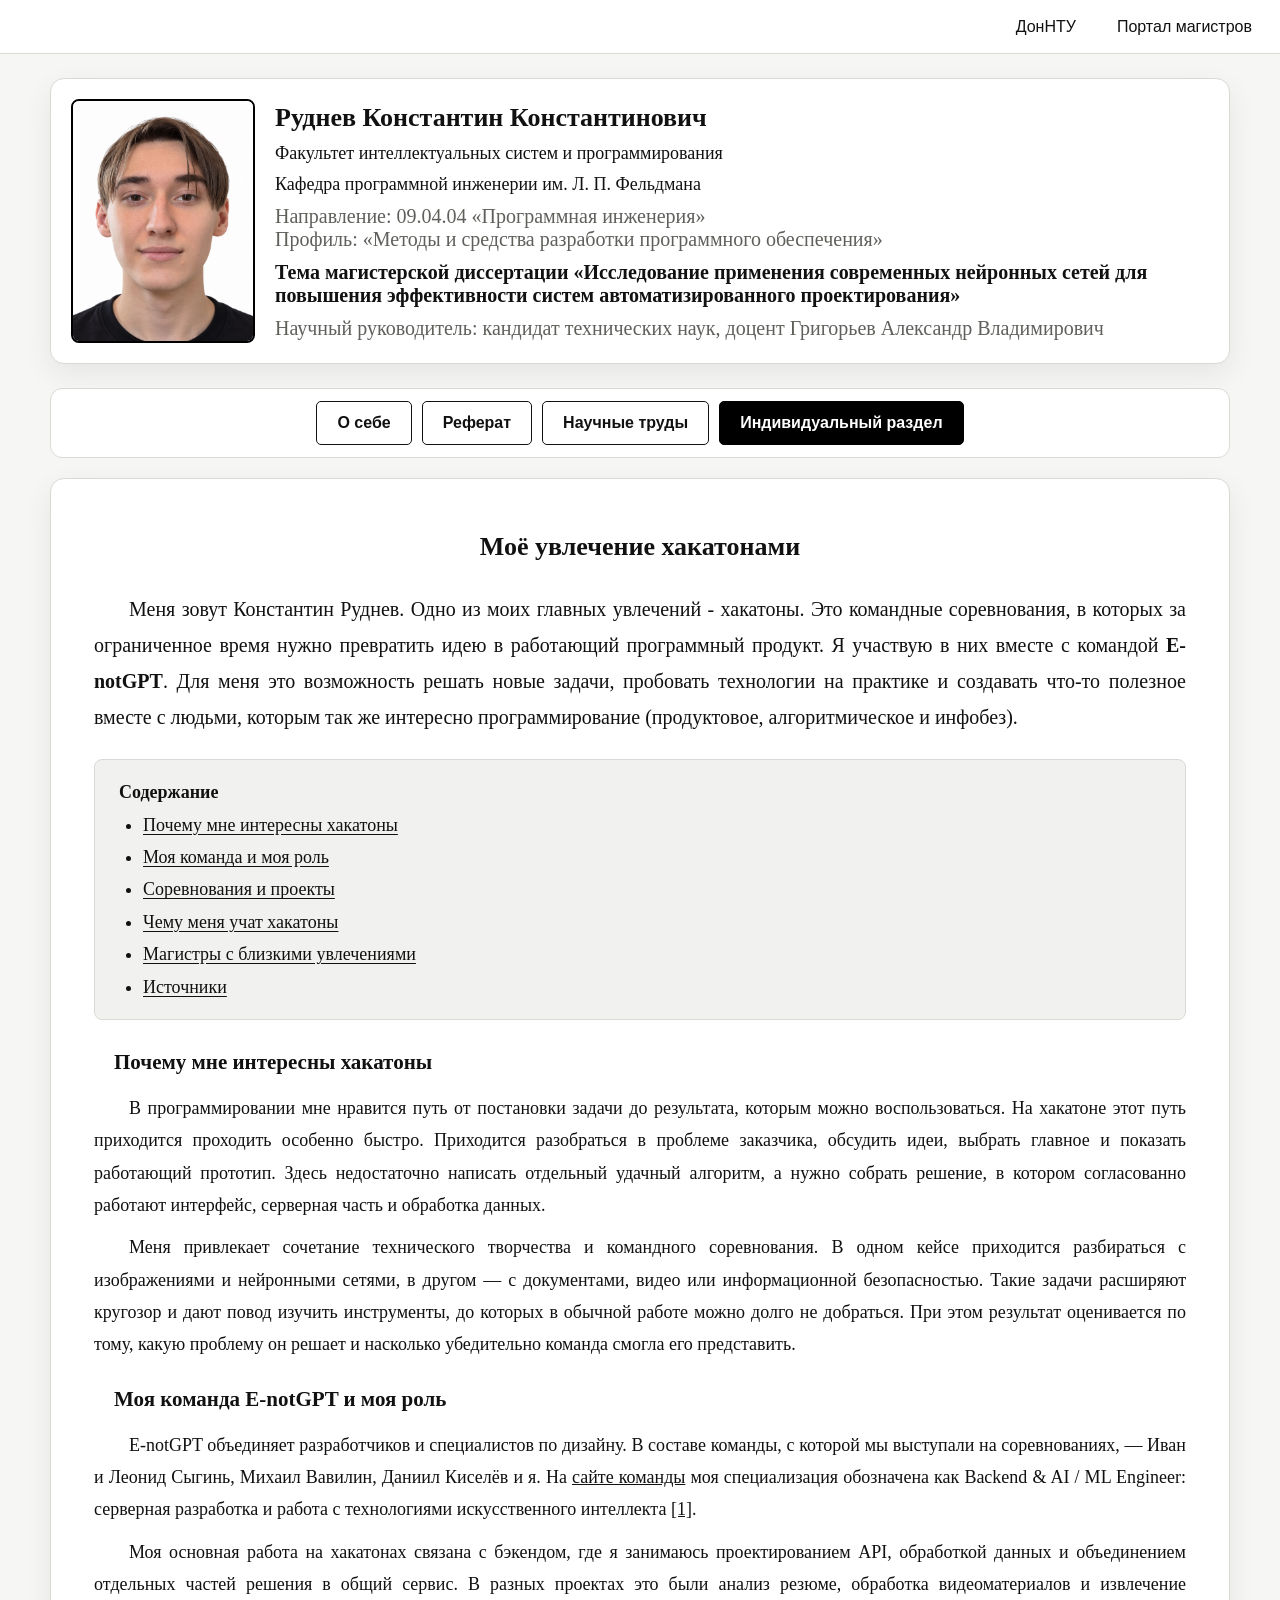
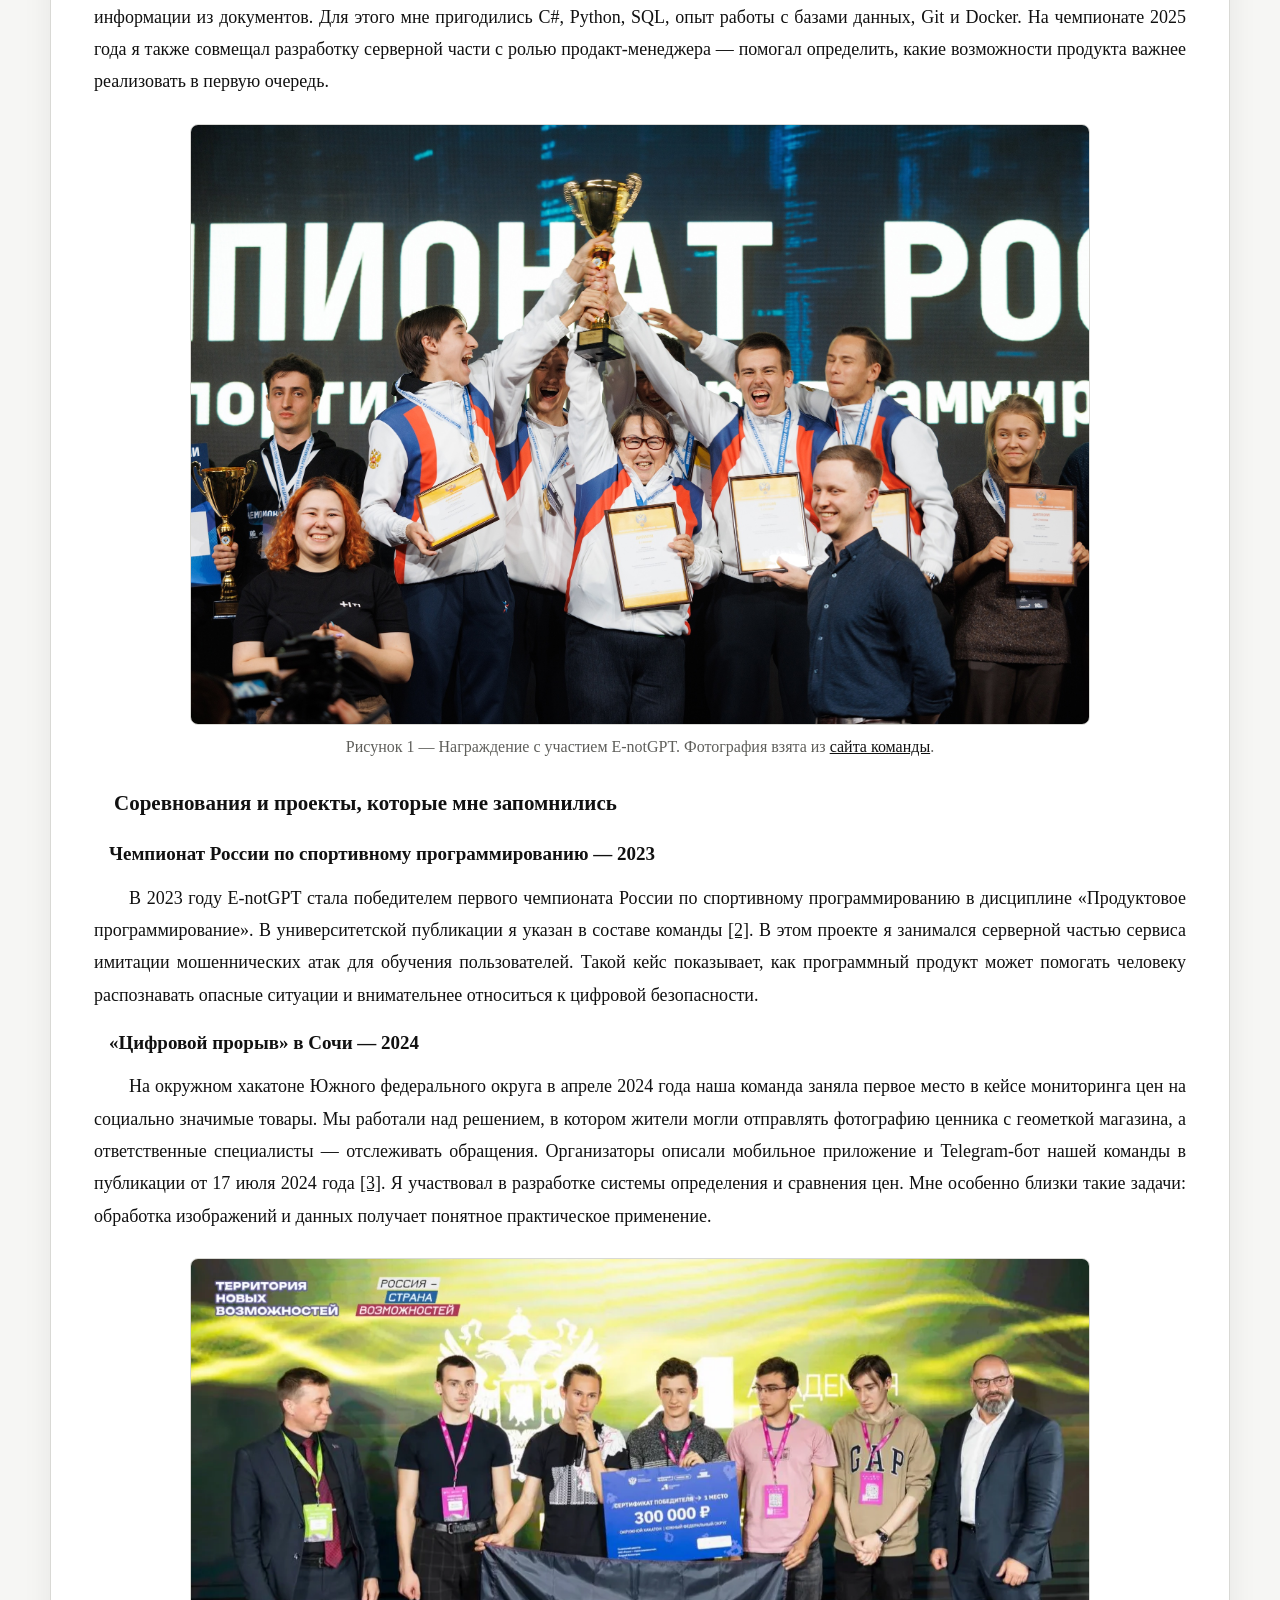
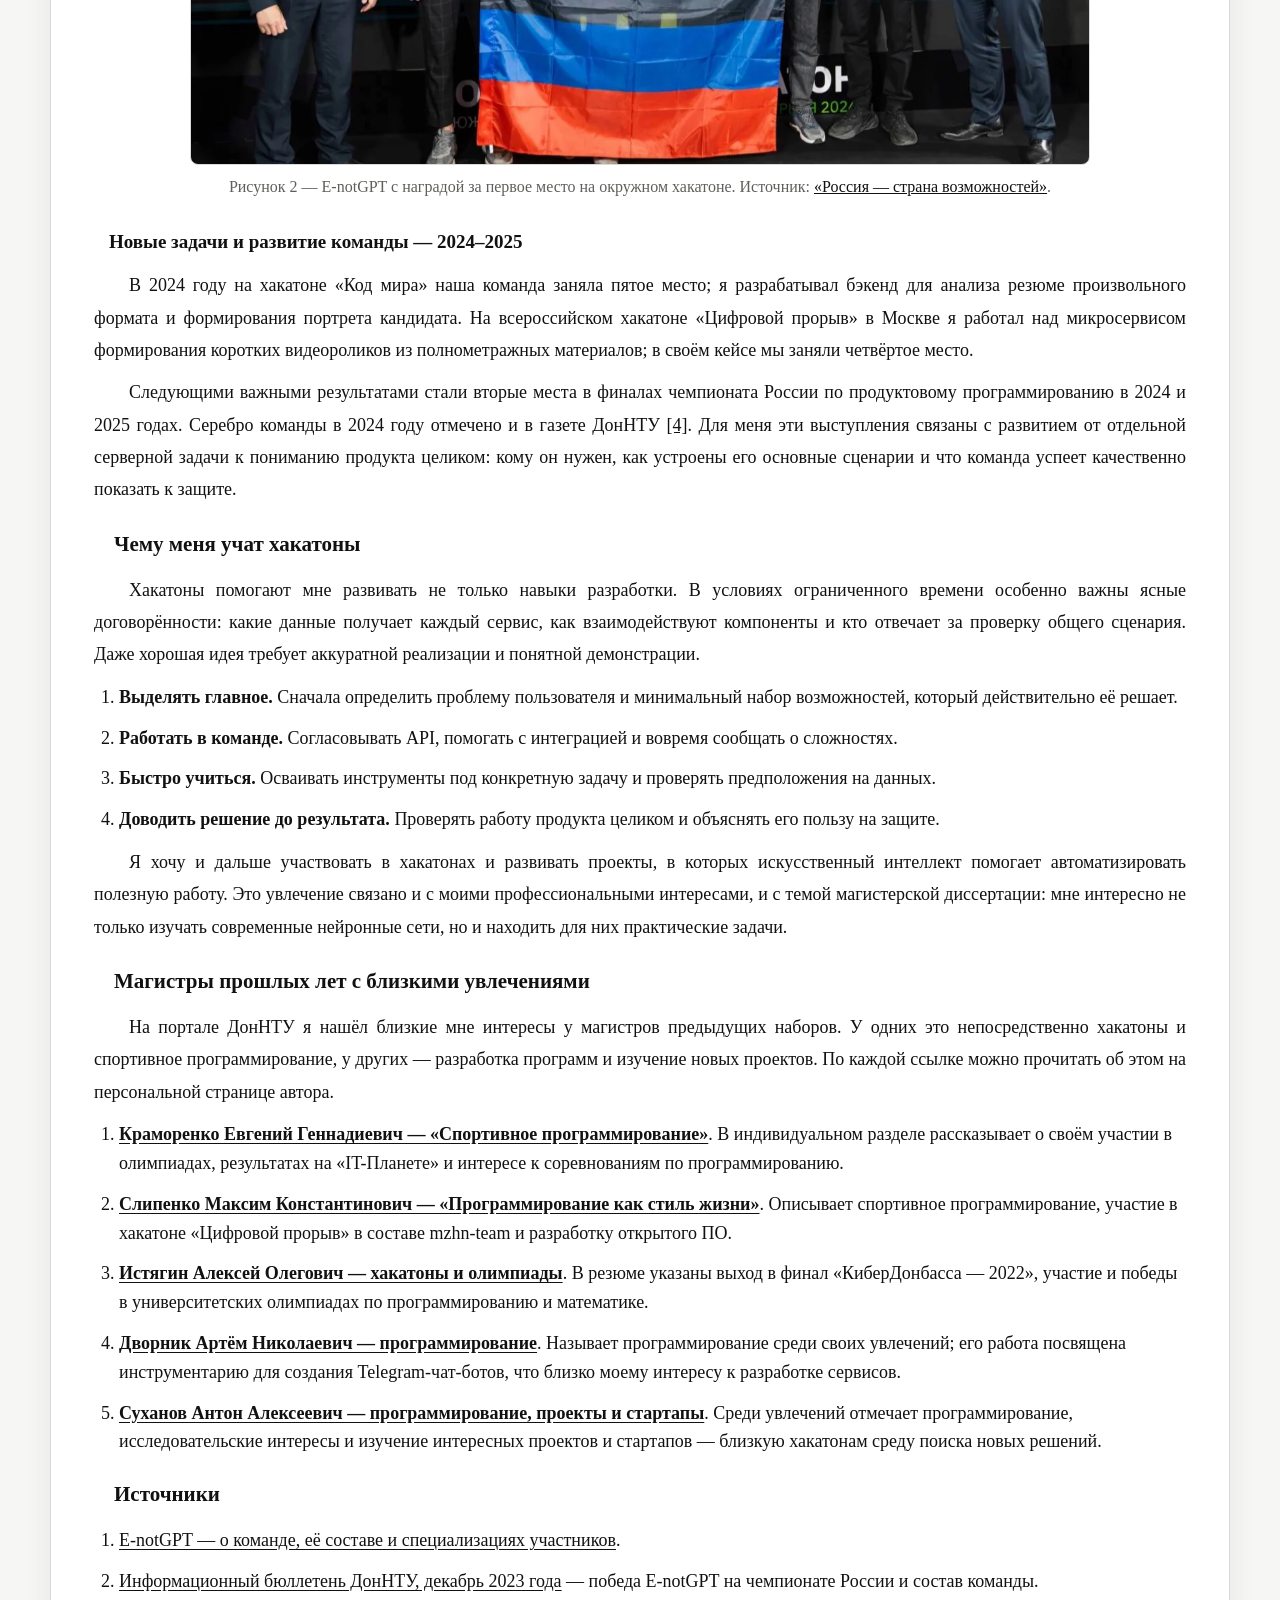
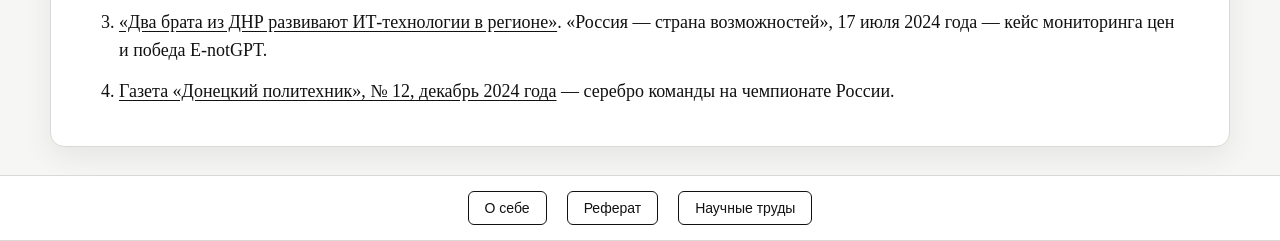
<file: ind/index.htm>
<!DOCTYPE HTML PUBLIC "-//W3C//DTD HTML 4.01 Transitional//EN" "http://www.w3.org/TR/html4/loose.dtd">
<html>
<head>
  <meta http-equiv="Content-Type" content="text/html; charset=utf-8">
  <title>Руднев Константин Константинович — Моё увлечение хакатонами</title>
  <link rel="stylesheet" type="text/css" href="../css/master_style.css">
  <meta name="viewport" content="width=device-width, initial-scale=1">
  <link rel="shortcut icon" href="../images/master.jpg" type="image/x-icon">
  <style type="text/css">
    #maintext .hobby-intro { font-size: 20px; }
    #maintext .hobby-nav { padding: 16px 24px; margin: 24px 15px; background: #f1f1ef; border: 1px solid #d9d9d5; border-radius: 8px; }
    #maintext .hobby-nav ul { padding-left: 24px; padding-right: 0; }
    #maintext .hobby-nav a, #maintext .hobby-masters a, #maintext .hobby-sources a { text-decoration: underline; text-underline-offset: 3px; }
    #maintext .hobby-photo { margin: 26px 15px; }
    #maintext .hobby-photo img { display: block; width: 100%; max-width: 900px; height: auto; margin: 0 auto; border: 1px solid #d9d9d5; border-radius: 8px; }
    #maintext .hobby-caption { text-align: center; text-indent: 0; font-size: 16px; line-height: 1.5; color: #5f5f5b; margin: 10px auto; max-width: 900px; }
    #maintext .hobby-caption a { font-size: inherit; }
    #maintext .hobby-masters, #maintext .hobby-sources, #maintext .hobby-steps { padding-left: 40px; padding-right: 15px; }
    #maintext .hobby-masters li, #maintext .hobby-sources li, #maintext .hobby-steps li { margin: 12px 0; }
    #maintext a { overflow-wrap: anywhere; }
    @media (max-width: 700px) {
      #headertext { min-width: 0; }
      #header h1 { overflow-wrap: anywhere; }
      #maintext p { margin-right: 0; margin-left: 0; text-align: left; text-indent: 20px; }
      #maintext h2, #maintext h3 { margin-right: 0; margin-left: 0; text-indent: 0; }
      #maintext .hobby-nav, #maintext .hobby-photo { margin-right: 0; margin-left: 0; }
      #maintext .hobby-caption { text-align: center; text-indent: 0; }
      #menub .mitemb { margin-top: 6px; margin-bottom: 6px; }
    }
  </style>
</head>

<body lang="ru">

	<div id="topblock">
		<div id="donntu">
			<a href="http://donntu.ru" target="_blank" rel="noopener noreferrer">ДонНТУ</a>
			<a href="http://masters.donntu.ru" target="_blank" rel="noopener noreferrer" title="Перейти на портал магистров ДонНТУ">Портал магистров</a>
		</div>
	</div>

	<div id="header">
		<div id="photomag">
			<a href="../photo.jpg"><img src="../photo.jpg"  width=180 height=240	title="Магистр ДонНТУ Руднев Константин Константинович" alt="Магистр ДонНТУ Руднев Константин Константинович" border=0></a>
		</div>
		<div id="headertext">
			<h1 class="hdr">Руднев Константин Константинович</h1>
			<h3 class="hdr"><a href="http://fisp.iknt.donntu.ru/">Факультет интеллектуальных систем и программирования</a></h3>
			<h3 class="hdr"><a href="http://kpi.fisp.donntu.ru/">Кафедра программной инженерии им. Л. П. Фельдмана</a></h3>
			<h3 class="hdr">Направление: 09.04.04 &laquo;Программная инженерия&raquo;<br>Профиль: &laquo;Методы и средства разработки программного обеспечения&raquo;</h3>
			<h2 class="hdr">Тема магистерской диссертации &laquo;Исследование применения современных нейронных сетей для повышения эффективности систем автоматизированного проектирования&raquo;</h2>
			<h3 class="hdr">Научный руководитель: кандидат технических наук, доцент Григорьев Александр Владимирович</h3>
		</div>
	</div>

	<div id="middleblock">
	
		<div id="menu">
			<a class="button color" href="../index.htm">О себе</a>
			<a class="button color" href="../diss/index.htm">Реферат</a>
			<a class="button color" href="../scientific_works/index.htm">Научные труды</a>
			<a class="button colorfix">Индивидуальный раздел</a>
		</div>
	
		<div id="maintext">
            <h1>Моё увлечение хакатонами</h1>
            <p class="hobby-intro">Меня зовут Константин Руднев. Одно из моих главных увлечений - хакатоны. Это командные соревнования, в которых за ограниченное время нужно превратить идею в работающий программный продукт. Я участвую в них вместе с командой <strong>E-notGPT</strong>. Для меня это возможность решать новые задачи, пробовать технологии на практике и создавать что-то полезное вместе с людьми, которым так же интересно программирование (продуктовое, алгоритмическое и инфобез).</p>

            <div class="hobby-nav">
                <strong>Содержание</strong>
                <ul>
                    <li><a href="#interest">Почему мне интересны хакатоны</a></li>
                    <li><a href="#team">Моя команда и моя роль</a></li>
                    <li><a href="#projects">Соревнования и проекты</a></li>
                    <li><a href="#experience">Чему меня учат хакатоны</a></li>
                    <li><a href="#masters">Магистры с близкими увлечениями</a></li>
                    <li><a href="#sources">Источники</a></li>
                </ul>
            </div>

            <h2 id="interest">Почему мне интересны хакатоны</h2>
            <p>В программировании мне нравится путь от постановки задачи до результата, которым можно воспользоваться. На хакатоне этот путь приходится проходить особенно быстро. Приходится разобраться в проблеме заказчика, обсудить идеи, выбрать главное и показать работающий прототип. Здесь недостаточно написать отдельный удачный алгоритм, а нужно собрать решение, в котором согласованно работают интерфейс, серверная часть и обработка данных.</p>
            <p>Меня привлекает сочетание технического творчества и командного соревнования. В одном кейсе приходится разбираться с изображениями и нейронными сетями, в другом — с документами, видео или информационной безопасностью. Такие задачи расширяют кругозор и дают повод изучить инструменты, до которых в обычной работе можно долго не добраться. При этом результат оценивается по тому, какую проблему он решает и насколько убедительно команда смогла его представить.</p>

            <h2 id="team">Моя команда E-notGPT и моя роль</h2>
            <p>E-notGPT объединяет разработчиков и специалистов по дизайну. В составе команды, с которой мы выступали на соревнованиях, — Иван и Леонид Сыгинь, Михаил Вавилин, Даниил Киселёв и я. На <a href="https://enotgpt.ru/about" target="_blank" rel="noopener noreferrer">сайте команды</a> моя специализация обозначена как Backend &amp; AI / ML Engineer: серверная разработка и работа с технологиями искусственного интеллекта <a href="#source-team">[1]</a>.</p>
            <p>Моя основная работа на хакатонах связана с бэкендом, где я занимаюсь проектированием API, обработкой данных и объединением отдельных частей решения в общий сервис. В разных проектах это были анализ резюме, обработка видеоматериалов и извлечение информации из документов. Для этого мне пригодились C#, Python, SQL, опыт работы с базами данных, Git и Docker. На чемпионате 2025 года я также совмещал разработку серверной части с ролью продакт-менеджера — помогал определить, какие возможности продукта важнее реализовать в первую очередь.</p>

            <div class="hobby-photo">
                <a href="../images/enotgpt-champions-2023.jpg"><img src="../images/enotgpt-champions-2023.jpg" width="2500" height="1667" alt="Награждение с участием команды E-notGPT на чемпионате России по спортивному программированию"></a>
                <p class="hobby-caption">Рисунок 1 — Награждение с участием E-notGPT. Фотография взята из <a href="https://enotgpt.ru/about" target="_blank" rel="noopener noreferrer">сайта команды</a>.</p>
            </div>

            <h2 id="projects">Соревнования и проекты, которые мне запомнились</h2>
            <h3>Чемпионат России по спортивному программированию — 2023</h3>
            <p>В 2023 году E-notGPT стала победителем первого чемпионата России по спортивному программированию в дисциплине «Продуктовое программирование». В университетской публикации я указан в составе команды <a href="#source-2023">[2]</a>. В этом проекте я занимался серверной частью сервиса имитации мошеннических атак для обучения пользователей. Такой кейс показывает, как программный продукт может помогать человеку распознавать опасные ситуации и внимательнее относиться к цифровой безопасности.</p>

            <h3>«Цифровой прорыв» в Сочи — 2024</h3>
            <p>На окружном хакатоне Южного федерального округа в апреле 2024 года наша команда заняла первое место в кейсе мониторинга цен на социально значимые товары. Мы работали над решением, в котором жители могли отправлять фотографию ценника с геометкой магазина, а ответственные специалисты — отслеживать обращения. Организаторы описали мобильное приложение и Telegram-бот нашей команды в публикации от 17 июля 2024 года <a href="#source-sochi">[3]</a>. Я участвовал в разработке системы определения и сравнения цен. Мне особенно близки такие задачи: обработка изображений и данных получает понятное практическое применение.</p>

            <div class="hobby-photo">
                <a href="../images/enotgpt-sochi-2024.webp"><img src="../images/enotgpt-sochi-2024.webp" width="1290" height="725" alt="Команда E-notGPT с сертификатом победителя окружного хакатона Южного федерального округа"></a>
                <p class="hobby-caption">Рисунок 2 — E-notGPT с наградой за первое место на окружном хакатоне. Источник: <a href="https://rsv.ru/news/1/6997/" target="_blank" rel="noopener noreferrer">«Россия — страна возможностей»</a>.</p>
            </div>

            <h3>Новые задачи и развитие команды — 2024–2025</h3>
            <p>В 2024 году на хакатоне «Код мира» наша команда заняла пятое место; я разрабатывал бэкенд для анализа резюме произвольного формата и формирования портрета кандидата. На всероссийском хакатоне «Цифровой прорыв» в Москве я работал над микросервисом формирования коротких видеороликов из полнометражных материалов; в своём кейсе мы заняли четвёртое место.</p>
            <p>Следующими важными результатами стали вторые места в финалах чемпионата России по продуктовому программированию в 2024 и 2025 годах. Серебро команды в 2024 году отмечено и в газете ДонНТУ <a href="#source-2024">[4]</a>. Для меня эти выступления связаны с развитием от отдельной серверной задачи к пониманию продукта целиком: кому он нужен, как устроены его основные сценарии и что команда успеет качественно показать к защите.</p>

            <h2 id="experience">Чему меня учат хакатоны</h2>
            <p>Хакатоны помогают мне развивать не только навыки разработки. В условиях ограниченного времени особенно важны ясные договорённости: какие данные получает каждый сервис, как взаимодействуют компоненты и кто отвечает за проверку общего сценария. Даже хорошая идея требует аккуратной реализации и понятной демонстрации.</p>
            <ol class="hobby-steps">
                <li><strong>Выделять главное.</strong> Сначала определить проблему пользователя и минимальный набор возможностей, который действительно её решает.</li>
                <li><strong>Работать в команде.</strong> Согласовывать API, помогать с интеграцией и вовремя сообщать о сложностях.</li>
                <li><strong>Быстро учиться.</strong> Осваивать инструменты под конкретную задачу и проверять предположения на данных.</li>
                <li><strong>Доводить решение до результата.</strong> Проверять работу продукта целиком и объяснять его пользу на защите.</li>
            </ol>
            <p>Я хочу и дальше участвовать в хакатонах и развивать проекты, в которых искусственный интеллект помогает автоматизировать полезную работу. Это увлечение связано и с моими профессиональными интересами, и с темой магистерской диссертации: мне интересно не только изучать современные нейронные сети, но и находить для них практические задачи.</p>

            <h2 id="masters">Магистры прошлых лет с близкими увлечениями</h2>
            <p>На портале ДонНТУ я нашёл близкие мне интересы у магистров предыдущих наборов. У одних это непосредственно хакатоны и спортивное программирование, у других — разработка программ и изучение новых проектов. По каждой ссылке можно прочитать об этом на персональной странице автора.</p>
            <ol class="hobby-masters">
                <li><a href="https://masters.donntu.ru/2013/fknt/kramorenko/ind/index.htm" target="_blank" rel="noopener noreferrer"><strong>Краморенко Евгений Геннадиевич — «Спортивное программирование»</strong></a>. В индивидуальном разделе рассказывает о своём участии в олимпиадах, результатах на «IT-Планете» и интересе к соревнованиям по программированию.</li>
                <li><a href="https://masters.donntu.ru/m2025/fisp/slipenko/ind/index.html" target="_blank" rel="noopener noreferrer"><strong>Слипенко Максим Константинович — «Программирование как стиль жизни»</strong></a>. Описывает спортивное программирование, участие в хакатоне «Цифровой прорыв» в составе mzhn-team и разработку открытого ПО.</li>
                <li><a href="https://masters.donntu.ru/2024/fisp/istyagin/index.htm" target="_blank" rel="noopener noreferrer"><strong>Истягин Алексей Олегович — хакатоны и олимпиады</strong></a>. В резюме указаны выход в финал «КиберДонбасса — 2022», участие и победы в университетских олимпиадах по программированию и математике.</li>
                <li><a href="https://masters.donntu.ru/2023/fisp/dvornik/index.htm" target="_blank" rel="noopener noreferrer"><strong>Дворник Артём Николаевич — программирование</strong></a>. Называет программирование среди своих увлечений; его работа посвящена инструментарию для создания Telegram-чат-ботов, что близко моему интересу к разработке сервисов.</li>
                <li><a href="https://masters.donntu.ru/2023/fisp/sukhanov/index.htm" target="_blank" rel="noopener noreferrer"><strong>Суханов Антон Алексеевич — программирование, проекты и стартапы</strong></a>. Среди увлечений отмечает программирование, исследовательские интересы и изучение интересных проектов и стартапов — близкую хакатонам среду поиска новых решений.</li>
            </ol>

            <h2 id="sources">Источники</h2>
            <ol class="hobby-sources">
                <li id="source-team"><a href="https://enotgpt.ru/about" target="_blank" rel="noopener noreferrer">E-notGPT — о команде, её составе и специализациях участников</a>.</li>
                <li id="source-2023"><a href="https://donntu.ru/sites/default/files/ibull_12_2023.pdf" target="_blank" rel="noopener noreferrer">Информационный бюллетень ДонНТУ, декабрь 2023 года</a> — победа E-notGPT на чемпионате России и состав команды.</li>
                <li id="source-sochi"><a href="https://rsv.ru/news/1/6997/" target="_blank" rel="noopener noreferrer">«Два брата из ДНР развивают ИТ-технологии в регионе»</a>. «Россия — страна возможностей», 17 июля 2024 года — кейс мониторинга цен и победа E-notGPT.</li>
                <li id="source-2024"><a href="https://donntu.ru/sites/default/files/dp_2024_12.pdf" target="_blank" rel="noopener noreferrer">Газета «Донецкий политехник», № 12, декабрь 2024 года</a> — серебро команды на чемпионате России.</li>
            </ol>
        
		</div> <!-- maintext -->
	
	</div> <!-- middleblock -->

	<div id="menub">
		<a class="mitemb" href="../index.htm">О себе</a>
		<a class="mitemb" href="../diss/index.htm">Реферат</a>
		<a class="mitemb" href="../scientific_works/index.htm">Научные труды</a>
	</div>

</body>
</html>
</file>
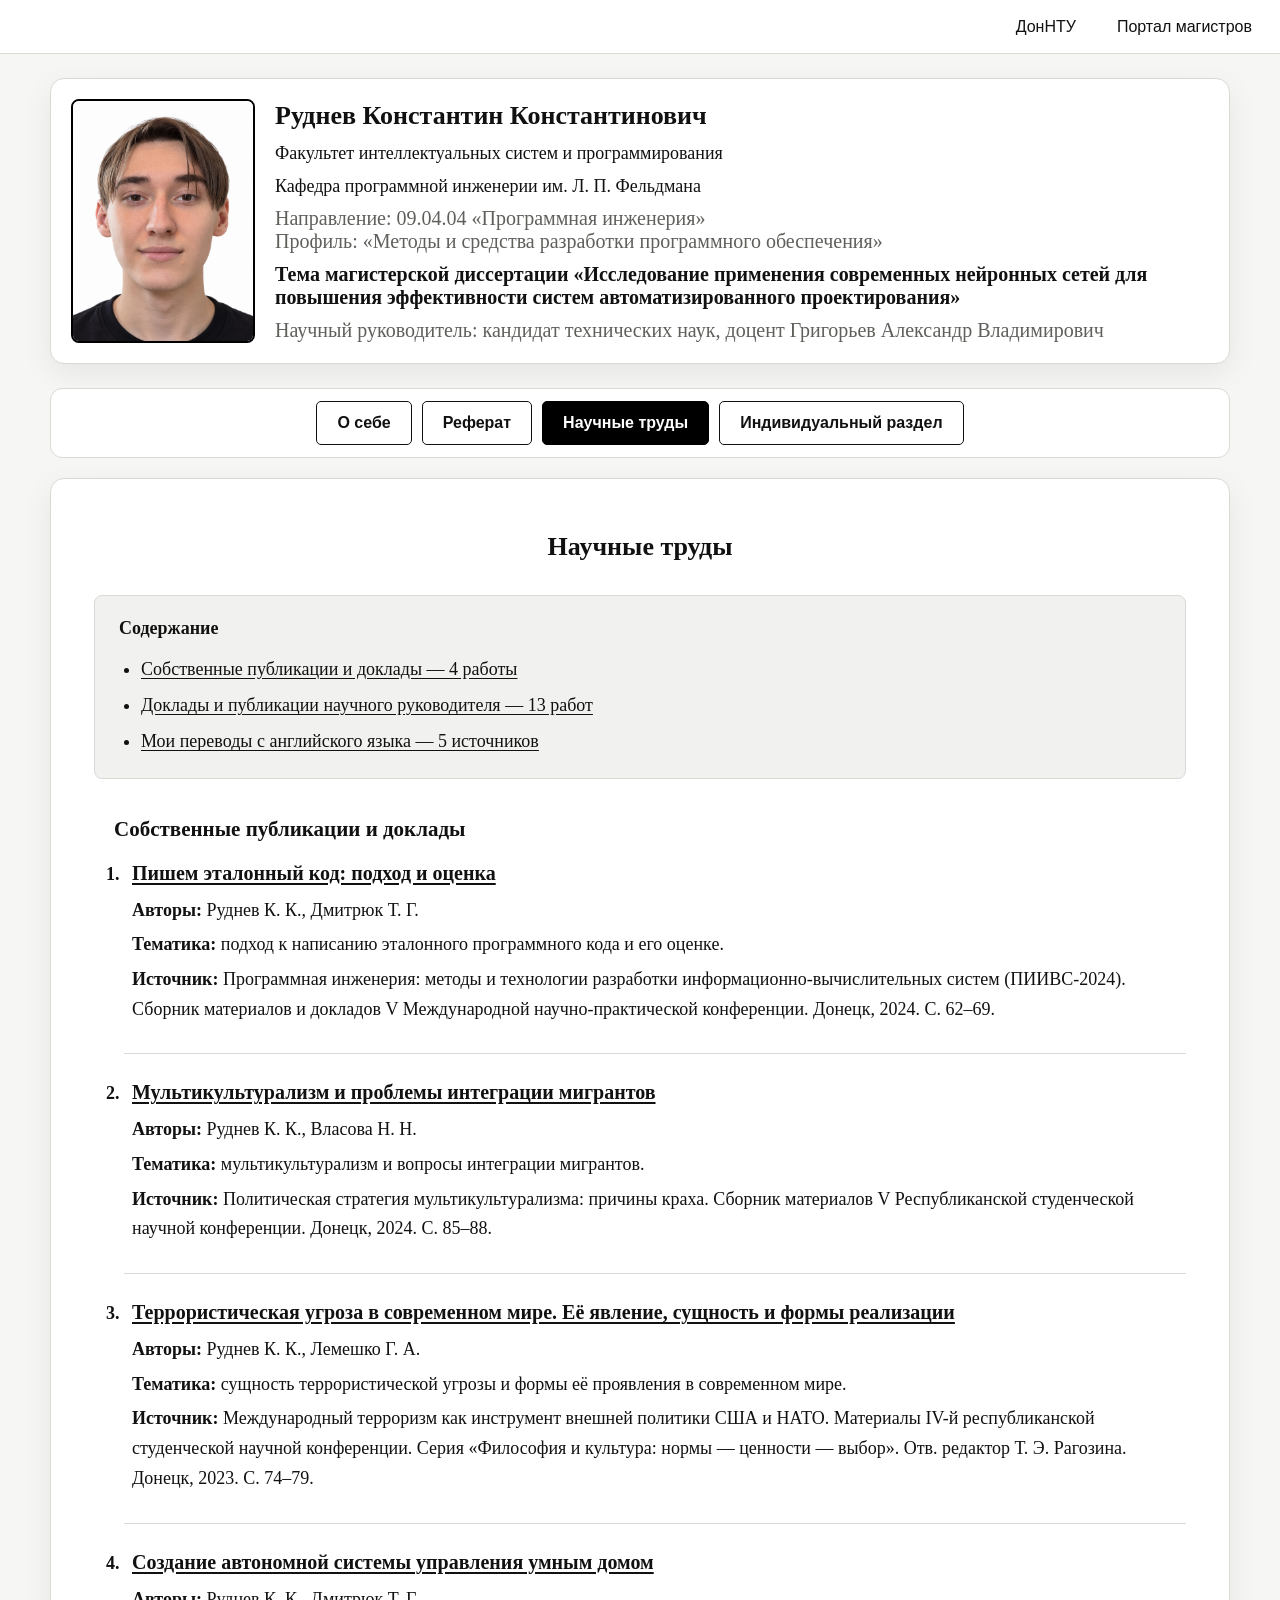
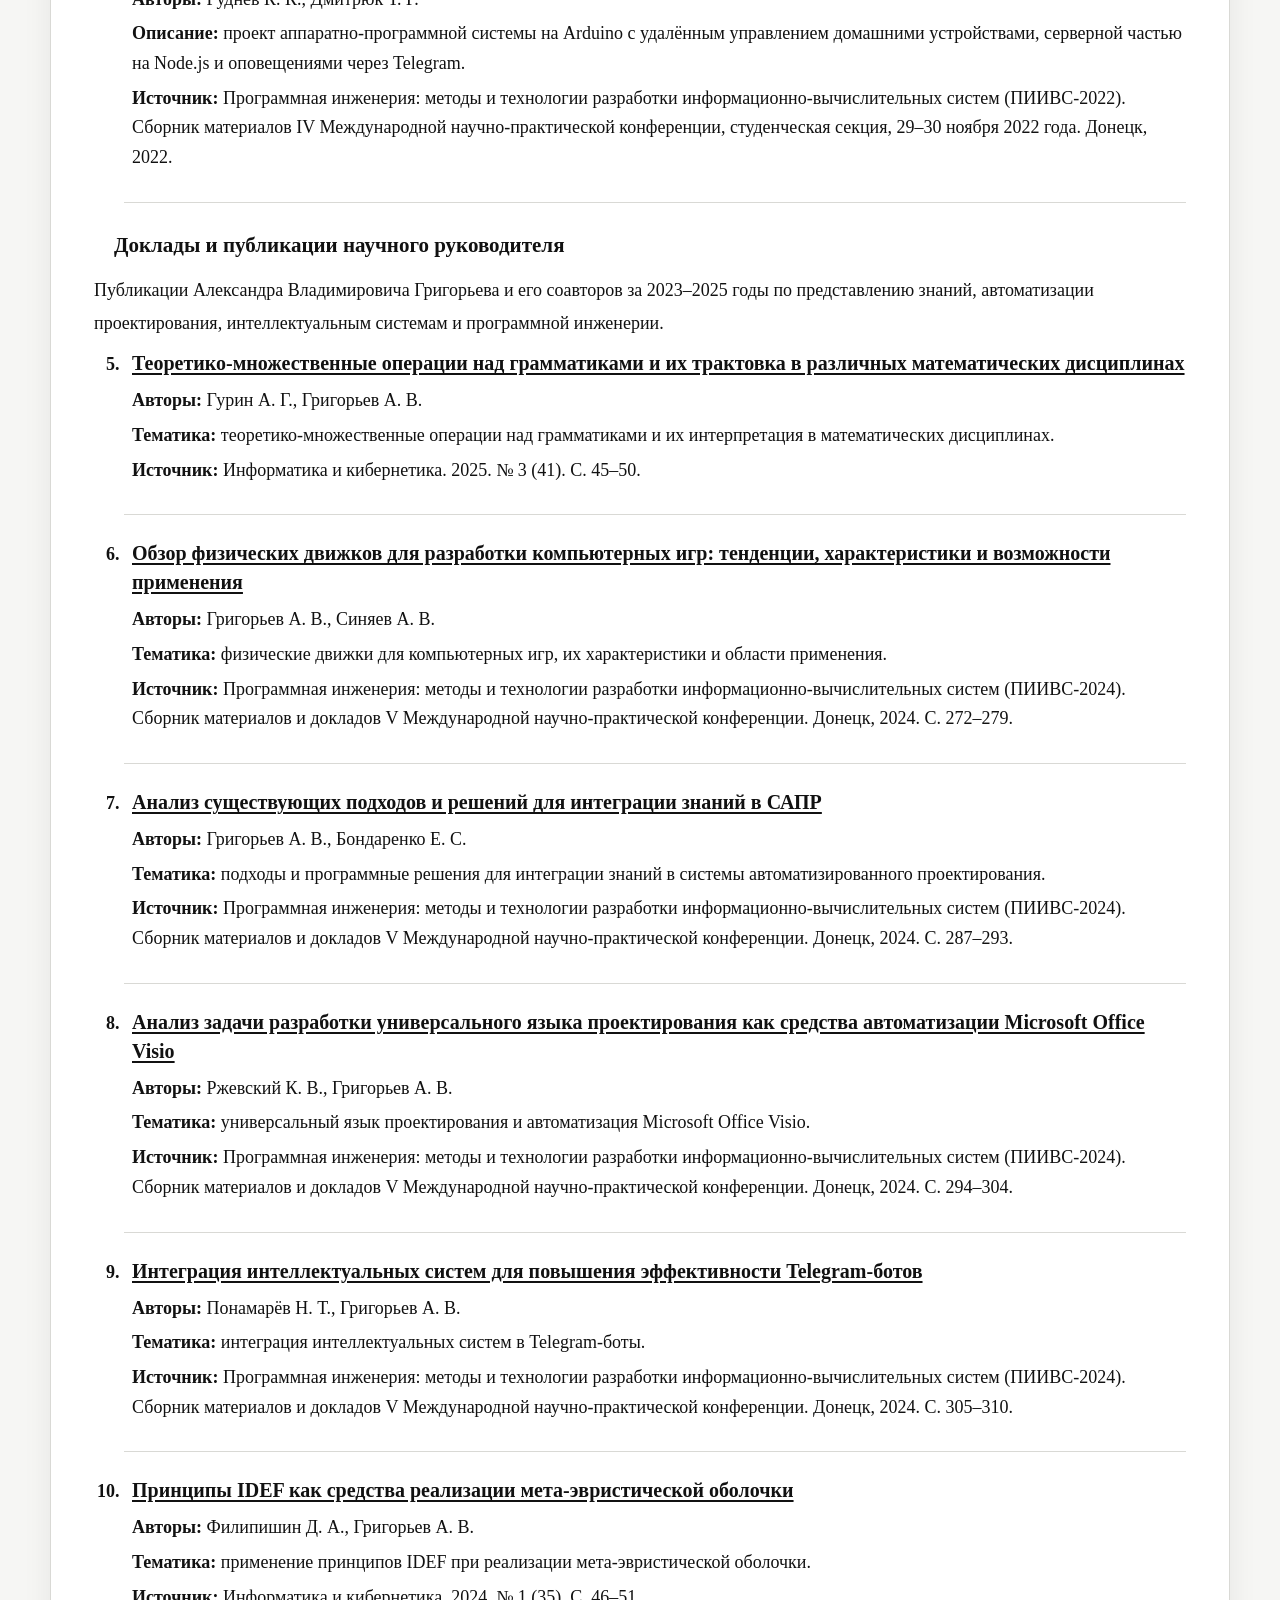
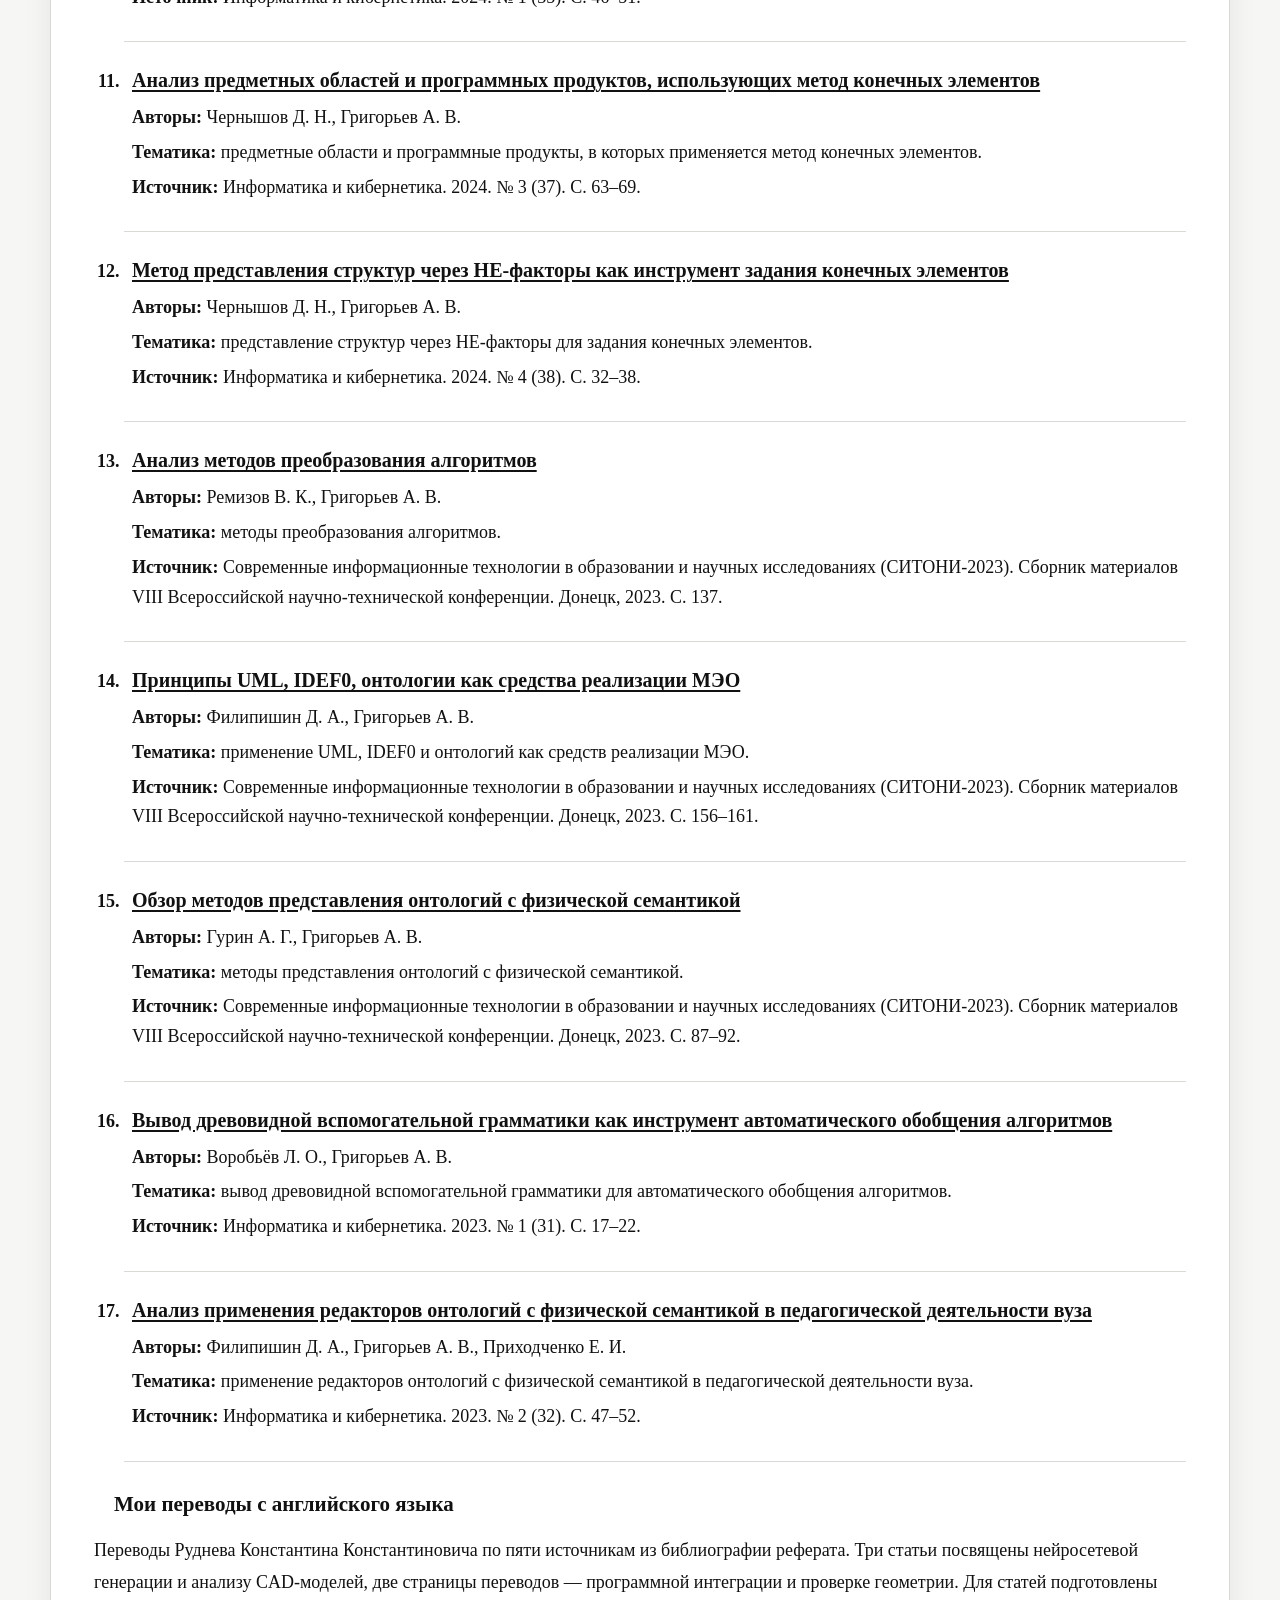
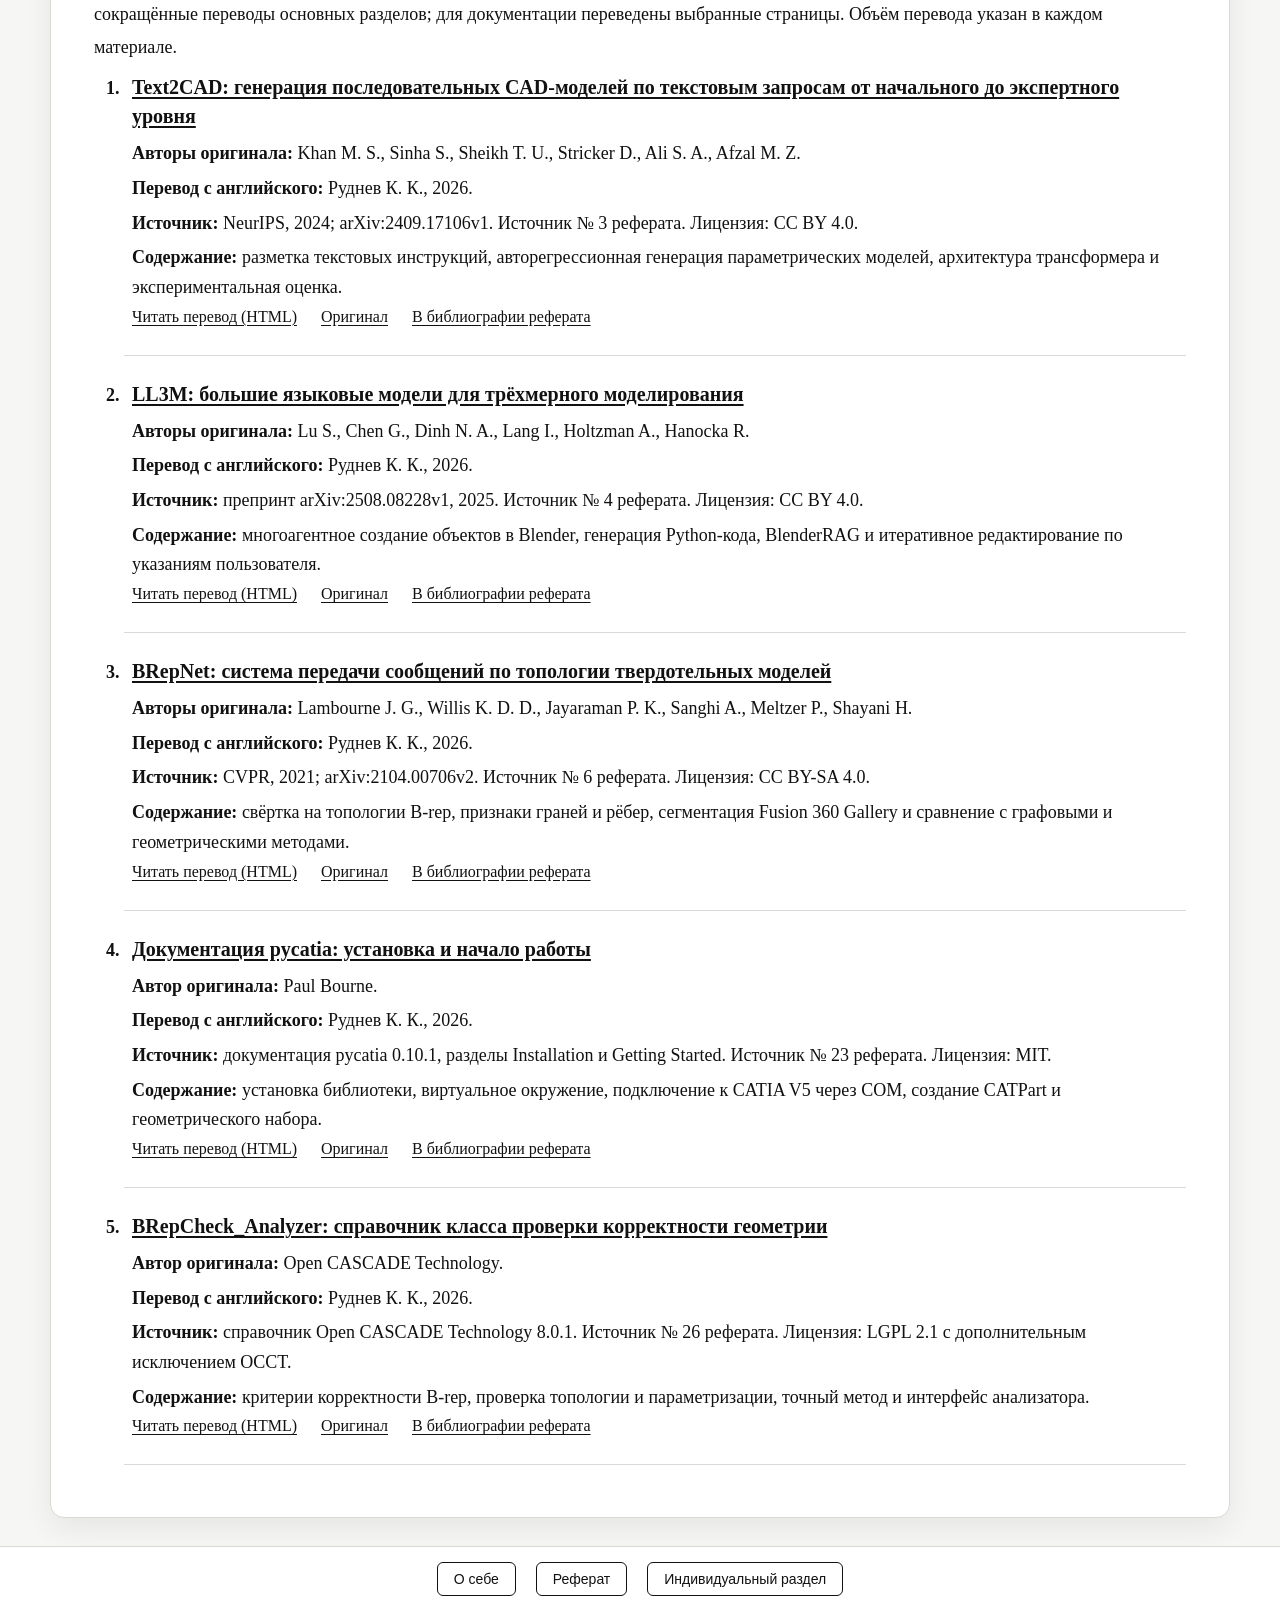
<file: scientific_works/index.htm>
<!DOCTYPE html>
<html lang="ru">
<head>
    <meta charset="utf-8">
    <meta name="viewport" content="width=device-width, initial-scale=1">
    <meta name="description" content="Научные труды и переводы Константина Руднева, публикации научного руководителя Александра Григорьева по интеллектуальным системам автоматизированного проектирования.">
    <title>Научные труды — Руднев Константин Константинович</title>
    <link rel="icon" href="../images/master.jpg" type="image/jpeg">
    <link rel="stylesheet" href="../css/master_style.css">
    <link rel="stylesheet" href="../css/scientific_works.css">
</head>
<body id="top">
    <div id="topblock">
        <div id="donntu">
            <a href="http://donntu.ru" target="_blank" rel="noopener noreferrer">ДонНТУ</a>
            <a href="http://masters.donntu.ru" target="_blank" rel="noopener noreferrer" title="Перейти на портал магистров ДонНТУ">Портал магистров</a>
        </div>
    </div>

    <div id="header">
        <div id="photomag">
            <a href="../rudnev_big.jpg"><img src="../photo.jpg" width="180" height="240" alt="Магистр ДонНТУ Руднев Константин Константинович"></a>
        </div>
        <div id="headertext">
            <h1 class="hdr">Руднев Константин Константинович</h1>
            <h3 class="hdr"><a href="http://fisp.iknt.donntu.ru/">Факультет интеллектуальных систем и программирования</a></h3>
            <h3 class="hdr"><a href="http://kpi.fisp.donntu.ru/">Кафедра программной инженерии им. Л. П. Фельдмана</a></h3>
            <h3 class="hdr">Направление: 09.04.04 &laquo;Программная инженерия&raquo;<br>Профиль: &laquo;Методы и средства разработки программного обеспечения&raquo;</h3>
            <h2 class="hdr">Тема магистерской диссертации &laquo;Исследование применения современных нейронных сетей для повышения эффективности систем автоматизированного проектирования&raquo;</h2>
            <h3 class="hdr">Научный руководитель: кандидат технических наук, доцент Григорьев Александр Владимирович</h3>
        </div>
    </div>

    <div id="middleblock">
        <nav id="menu" aria-label="Основная навигация">
            <a class="button color" href="../index.htm">О себе</a>
            <a class="button color" href="../diss/index.htm">Реферат</a>
            <a class="button colorfix" href="index.htm" aria-current="page">Научные труды</a>
            <a class="button color" href="../ind/index.htm">Индивидуальный раздел</a>
        </nav>

        <main id="maintext" class="science-page">
            <h1>Научные труды</h1>

            <nav class="science-nav" aria-label="Содержание страницы">
                <strong>Содержание</strong>
                <ul>
                    <li><a href="#own-publications">Собственные публикации и доклады — 4 работы</a></li>
                    <li><a href="#supervisor-publications">Доклады и публикации научного руководителя — 13 работ</a></li>
                    <li><a href="#translations">Мои переводы с английского языка — 5 источников</a></li>
                </ul>
            </nav>

            <h2 id="own-publications">Собственные публикации и доклады</h2>
            <ol class="science-list">
                <li id="rudnev-reference-code">
                    <h3><a href="https://elibrary.ru/item.asp?id=80421073" target="_blank" rel="noopener noreferrer">Пишем эталонный код: подход и оценка</a></h3>
                    <p><strong>Авторы:</strong> Руднев К. К., Дмитрюк Т. Г.</p>
                    <p><strong>Тематика:</strong> подход к написанию эталонного программного кода и его оценке.</p>
                    <p><strong>Источник:</strong> Программная инженерия: методы и технологии разработки информационно-вычислительных систем (ПИИВС-2024). Сборник материалов и докладов V Международной научно-практической конференции. Донецк, 2024. С. 62–69.</p>
                </li>
                <li id="rudnev-multiculturalism">
                    <h3><a href="https://elibrary.ru/item.asp?id=67345850" target="_blank" rel="noopener noreferrer">Мультикультурализм и проблемы интеграции мигрантов</a></h3>
                    <p><strong>Авторы:</strong> Руднев К. К., Власова Н. Н.</p>
                    <p><strong>Тематика:</strong> мультикультурализм и вопросы интеграции мигрантов.</p>
                    <p><strong>Источник:</strong> Политическая стратегия мультикультурализма: причины краха. Сборник материалов V Республиканской студенческой научной конференции. Донецк, 2024. С. 85–88.</p>
                </li>
                <li id="rudnev-terrorism">
                    <h3><a href="https://elibrary.ru/item.asp?id=53810766" target="_blank" rel="noopener noreferrer">Террористическая угроза в современном мире. Её явление, сущность и формы реализации</a></h3>
                    <p><strong>Авторы:</strong> Руднев К. К., Лемешко Г. А.</p>
                    <p><strong>Тематика:</strong> сущность террористической угрозы и формы её проявления в современном мире.</p>
                    <p><strong>Источник:</strong> Международный терроризм как инструмент внешней политики США и НАТО. Материалы IV-й республиканской студенческой научной конференции. Серия «Философия и культура: нормы — ценности — выбор». Отв. редактор Т. Э. Рагозина. Донецк, 2023. С. 74–79.</p>
                </li>
                <li id="rudnev-smart-home">
                    <h3><a href="https://pi.conf.donntu.ru/collection/stud2022.pdf" target="_blank" rel="noopener noreferrer">Создание автономной системы управления умным домом</a></h3>
                    <p><strong>Авторы:</strong> Руднев К. К., Дмитрюк Т. Г.</p>
                    <p><strong>Описание:</strong> проект аппаратно-программной системы на Arduino с удалённым управлением домашними устройствами, серверной частью на Node.js и оповещениями через Telegram.</p>
                    <p><strong>Источник:</strong> Программная инженерия: методы и технологии разработки информационно-вычислительных систем (ПИИВС-2022). Сборник материалов IV Международной научно-практической конференции, студенческая секция, 29–30 ноября 2022 года. Донецк, 2022.</p>
                </li>
            </ol>

            <h2 id="supervisor-publications">Доклады и публикации научного руководителя</h2>
            <p class="science-intro">Публикации Александра Владимировича Григорьева и его соавторов за 2023–2025 годы по представлению знаний, автоматизации проектирования, интеллектуальным системам и программной инженерии.</p>
            <ol class="science-list" start="5">
                <li id="grigoriev-grammar-disciplines">
                    <h3><a href="https://elibrary.ru/item.asp?id=89104237" target="_blank" rel="noopener noreferrer">Теоретико-множественные операции над грамматиками и их трактовка в различных математических дисциплинах</a></h3>
                    <p><strong>Авторы:</strong> Гурин А. Г., Григорьев А. В.</p>
                    <p><strong>Тематика:</strong> теоретико-множественные операции над грамматиками и их интерпретация в математических дисциплинах.</p>
                    <p><strong>Источник:</strong> Информатика и кибернетика. 2025. № 3 (41). С. 45–50.</p>
                </li>
                <li id="grigoriev-physics-engines">
                    <h3><a href="https://elibrary.ru/item.asp?id=80421059" target="_blank" rel="noopener noreferrer">Обзор физических движков для разработки компьютерных игр: тенденции, характеристики и возможности применения</a></h3>
                    <p><strong>Авторы:</strong> Григорьев А. В., Синяев А. В.</p>
                    <p><strong>Тематика:</strong> физические движки для компьютерных игр, их характеристики и области применения.</p>
                    <p><strong>Источник:</strong> Программная инженерия: методы и технологии разработки информационно-вычислительных систем (ПИИВС-2024). Сборник материалов и докладов V Международной научно-практической конференции. Донецк, 2024. С. 272–279.</p>
                </li>
                <li id="grigoriev-cad-knowledge-integration">
                    <h3><a href="https://elibrary.ru/item.asp?id=80421058" target="_blank" rel="noopener noreferrer">Анализ существующих подходов и решений для интеграции знаний в САПР</a></h3>
                    <p><strong>Авторы:</strong> Григорьев А. В., Бондаренко Е. С.</p>
                    <p><strong>Тематика:</strong> подходы и программные решения для интеграции знаний в системы автоматизированного проектирования.</p>
                    <p><strong>Источник:</strong> Программная инженерия: методы и технологии разработки информационно-вычислительных систем (ПИИВС-2024). Сборник материалов и докладов V Международной научно-практической конференции. Донецк, 2024. С. 287–293.</p>
                </li>
                <li id="grigoriev-visio-design-language">
                    <h3><a href="https://elibrary.ru/item.asp?id=80421055" target="_blank" rel="noopener noreferrer">Анализ задачи разработки универсального языка проектирования как средства автоматизации Microsoft Office Visio</a></h3>
                    <p><strong>Авторы:</strong> Ржевский К. В., Григорьев А. В.</p>
                    <p><strong>Тематика:</strong> универсальный язык проектирования и автоматизация Microsoft Office Visio.</p>
                    <p><strong>Источник:</strong> Программная инженерия: методы и технологии разработки информационно-вычислительных систем (ПИИВС-2024). Сборник материалов и докладов V Международной научно-практической конференции. Донецк, 2024. С. 294–304.</p>
                </li>
                <li id="grigoriev-intelligent-telegram-bots">
                    <h3><a href="https://elibrary.ru/item.asp?id=80421056" target="_blank" rel="noopener noreferrer">Интеграция интеллектуальных систем для повышения эффективности Telegram-ботов</a></h3>
                    <p><strong>Авторы:</strong> Понамарёв Н. Т., Григорьев А. В.</p>
                    <p><strong>Тематика:</strong> интеграция интеллектуальных систем в Telegram-боты.</p>
                    <p><strong>Источник:</strong> Программная инженерия: методы и технологии разработки информационно-вычислительных систем (ПИИВС-2024). Сборник материалов и докладов V Международной научно-практической конференции. Донецк, 2024. С. 305–310.</p>
                </li>
                <li id="grigoriev-idef-metaheuristic-shell">
                    <h3><a href="https://elibrary.ru/item.asp?id=67350332" target="_blank" rel="noopener noreferrer">Принципы IDEF как средства реализации мета-эвристической оболочки</a></h3>
                    <p><strong>Авторы:</strong> Филипишин Д. А., Григорьев А. В.</p>
                    <p><strong>Тематика:</strong> применение принципов IDEF при реализации мета-эвристической оболочки.</p>
                    <p><strong>Источник:</strong> Информатика и кибернетика. 2024. № 1 (35). С. 46–51.</p>
                </li>
                <li id="grigoriev-finite-element-products">
                    <h3><a href="https://elibrary.ru/item.asp?id=79563126" target="_blank" rel="noopener noreferrer">Анализ предметных областей и программных продуктов, использующих метод конечных элементов</a></h3>
                    <p><strong>Авторы:</strong> Чернышов Д. Н., Григорьев А. В.</p>
                    <p><strong>Тематика:</strong> предметные области и программные продукты, в которых применяется метод конечных элементов.</p>
                    <p><strong>Источник:</strong> Информатика и кибернетика. 2024. № 3 (37). С. 63–69.</p>
                </li>
                <li id="grigoriev-nonfactor-structures">
                    <h3><a href="https://elibrary.ru/item.asp?id=82392130" target="_blank" rel="noopener noreferrer">Метод представления структур через НЕ-факторы как инструмент задания конечных элементов</a></h3>
                    <p><strong>Авторы:</strong> Чернышов Д. Н., Григорьев А. В.</p>
                    <p><strong>Тематика:</strong> представление структур через НЕ-факторы для задания конечных элементов.</p>
                    <p><strong>Источник:</strong> Информатика и кибернетика. 2024. № 4 (38). С. 32–38.</p>
                </li>
                <li id="grigoriev-algorithm-transformations">
                    <h3><a href="https://elibrary.ru/item.asp?id=61331791" target="_blank" rel="noopener noreferrer">Анализ методов преобразования алгоритмов</a></h3>
                    <p><strong>Авторы:</strong> Ремизов В. К., Григорьев А. В.</p>
                    <p><strong>Тематика:</strong> методы преобразования алгоритмов.</p>
                    <p><strong>Источник:</strong> Современные информационные технологии в образовании и научных исследованиях (СИТОНИ-2023). Сборник материалов VIII Всероссийской научно-технической конференции. Донецк, 2023. С. 137.</p>
                </li>
                <li id="grigoriev-uml-idef0-ontologies">
                    <h3><a href="https://elibrary.ru/item.asp?id=61331822" target="_blank" rel="noopener noreferrer">Принципы UML, IDEF0, онтологии как средства реализации МЭО</a></h3>
                    <p><strong>Авторы:</strong> Филипишин Д. А., Григорьев А. В.</p>
                    <p><strong>Тематика:</strong> применение UML, IDEF0 и онтологий как средств реализации МЭО.</p>
                    <p><strong>Источник:</strong> Современные информационные технологии в образовании и научных исследованиях (СИТОНИ-2023). Сборник материалов VIII Всероссийской научно-технической конференции. Донецк, 2023. С. 156–161.</p>
                </li>
                <li id="grigoriev-physical-semantics-ontologies">
                    <h3><a href="https://elibrary.ru/item.asp?id=61331773" target="_blank" rel="noopener noreferrer">Обзор методов представления онтологий с физической семантикой</a></h3>
                    <p><strong>Авторы:</strong> Гурин А. Г., Григорьев А. В.</p>
                    <p><strong>Тематика:</strong> методы представления онтологий с физической семантикой.</p>
                    <p><strong>Источник:</strong> Современные информационные технологии в образовании и научных исследованиях (СИТОНИ-2023). Сборник материалов VIII Всероссийской научно-технической конференции. Донецк, 2023. С. 87–92.</p>
                </li>
                <li id="grigoriev-tree-adjoining-grammar">
                    <h3><a href="https://elibrary.ru/item.asp?id=54646442" target="_blank" rel="noopener noreferrer">Вывод древовидной вспомогательной грамматики как инструмент автоматического обобщения алгоритмов</a></h3>
                    <p><strong>Авторы:</strong> Воробьёв Л. О., Григорьев А. В.</p>
                    <p><strong>Тематика:</strong> вывод древовидной вспомогательной грамматики для автоматического обобщения алгоритмов.</p>
                    <p><strong>Источник:</strong> Информатика и кибернетика. 2023. № 1 (31). С. 17–22.</p>
                </li>
                <li id="grigoriev-ontology-editors-education">
                    <h3><a href="https://elibrary.ru/item.asp?id=54476698" target="_blank" rel="noopener noreferrer">Анализ применения редакторов онтологий с физической семантикой в педагогической деятельности вуза</a></h3>
                    <p><strong>Авторы:</strong> Филипишин Д. А., Григорьев А. В., Приходченко Е. И.</p>
                    <p><strong>Тематика:</strong> применение редакторов онтологий с физической семантикой в педагогической деятельности вуза.</p>
                    <p><strong>Источник:</strong> Информатика и кибернетика. 2023. № 2 (32). С. 47–52.</p>
                </li>
            </ol>

            <h2 id="translations">Мои переводы с английского языка</h2>
            <p class="science-intro">Переводы Руднева Константина Константиновича по пяти источникам из библиографии реферата. Три статьи посвящены нейросетевой генерации и анализу CAD-моделей, две страницы переводов — программной интеграции и проверке геометрии. Для статей подготовлены сокращённые переводы основных разделов; для документации переведены выбранные страницы. Объём перевода указан в каждом материале.</p>
            <ol class="science-list">
                <li id="translation-text2cad">
                    <h3><a href="translations/text2cad.htm">Text2CAD: генерация последовательных CAD-моделей по текстовым запросам от начального до экспертного уровня</a></h3>
                    <p><strong>Авторы оригинала:</strong> Khan M. S., Sinha S., Sheikh T. U., Stricker D., Ali S. A., Afzal M. Z.</p>
                    <p><strong>Перевод с английского:</strong> Руднев К. К., 2026.</p>
                    <p><strong>Источник:</strong> NeurIPS, 2024; arXiv:2409.17106v1. Источник № 3 реферата. Лицензия: CC BY 4.0.</p>
                    <p><strong>Содержание:</strong> разметка текстовых инструкций, авторегрессионная генерация параметрических моделей, архитектура трансформера и экспериментальная оценка.</p>
                    <p class="publication-links"><a href="translations/text2cad.htm">Читать перевод (HTML)</a><a href="https://arxiv.org/html/2409.17106v1" target="_blank" rel="noopener noreferrer">Оригинал</a><a href="../diss/index.htm#ref-3">В библиографии реферата</a></p>
                </li>
                <li id="translation-ll3m">
                    <h3><a href="translations/ll3m.htm">LL3M: большие языковые модели для трёхмерного моделирования</a></h3>
                    <p><strong>Авторы оригинала:</strong> Lu S., Chen G., Dinh N. A., Lang I., Holtzman A., Hanocka R.</p>
                    <p><strong>Перевод с английского:</strong> Руднев К. К., 2026.</p>
                    <p><strong>Источник:</strong> препринт arXiv:2508.08228v1, 2025. Источник № 4 реферата. Лицензия: CC BY 4.0.</p>
                    <p><strong>Содержание:</strong> многоагентное создание объектов в Blender, генерация Python-кода, BlenderRAG и итеративное редактирование по указаниям пользователя.</p>
                    <p class="publication-links"><a href="translations/ll3m.htm">Читать перевод (HTML)</a><a href="https://arxiv.org/html/2508.08228v1" target="_blank" rel="noopener noreferrer">Оригинал</a><a href="../diss/index.htm#ref-4">В библиографии реферата</a></p>
                </li>
                <li id="translation-brepnet">
                    <h3><a href="translations/brepnet.htm">BRepNet: система передачи сообщений по топологии твердотельных моделей</a></h3>
                    <p><strong>Авторы оригинала:</strong> Lambourne J. G., Willis K. D. D., Jayaraman P. K., Sanghi A., Meltzer P., Shayani H.</p>
                    <p><strong>Перевод с английского:</strong> Руднев К. К., 2026.</p>
                    <p><strong>Источник:</strong> CVPR, 2021; arXiv:2104.00706v2. Источник № 6 реферата. Лицензия: CC BY-SA 4.0.</p>
                    <p><strong>Содержание:</strong> свёртка на топологии B-rep, признаки граней и рёбер, сегментация Fusion 360 Gallery и сравнение с графовыми и геометрическими методами.</p>
                    <p class="publication-links"><a href="translations/brepnet.htm">Читать перевод (HTML)</a><a href="https://arxiv.org/html/2104.00706v2" target="_blank" rel="noopener noreferrer">Оригинал</a><a href="../diss/index.htm#ref-6">В библиографии реферата</a></p>
                </li>
                <li id="translation-pycatia">
                    <h3><a href="translations/pycatia.htm">Документация pycatia: установка и начало работы</a></h3>
                    <p><strong>Автор оригинала:</strong> Paul Bourne.</p>
                    <p><strong>Перевод с английского:</strong> Руднев К. К., 2026.</p>
                    <p><strong>Источник:</strong> документация pycatia 0.10.1, разделы Installation и Getting Started. Источник № 23 реферата. Лицензия: MIT.</p>
                    <p><strong>Содержание:</strong> установка библиотеки, виртуальное окружение, подключение к CATIA V5 через COM, создание CATPart и геометрического набора.</p>
                    <p class="publication-links"><a href="translations/pycatia.htm">Читать перевод (HTML)</a><a href="https://pycatia.readthedocs.io/en/latest/" target="_blank" rel="noopener noreferrer">Оригинал</a><a href="../diss/index.htm#ref-23">В библиографии реферата</a></p>
                </li>
                <li id="translation-brepcheck">
                    <h3><a href="translations/brepcheck.htm">BRepCheck_Analyzer: справочник класса проверки корректности геометрии</a></h3>
                    <p><strong>Автор оригинала:</strong> Open CASCADE Technology.</p>
                    <p><strong>Перевод с английского:</strong> Руднев К. К., 2026.</p>
                    <p><strong>Источник:</strong> справочник Open CASCADE Technology 8.0.1. Источник № 26 реферата. Лицензия: LGPL 2.1 с дополнительным исключением OCCT.</p>
                    <p><strong>Содержание:</strong> критерии корректности B-rep, проверка топологии и параметризации, точный метод и интерфейс анализатора.</p>
                    <p class="publication-links"><a href="translations/brepcheck.htm">Читать перевод (HTML)</a><a href="https://occt3d.com/dev/doc/refman/html/class_b_rep_check___analyzer.html" target="_blank" rel="noopener noreferrer">Оригинал</a><a href="../diss/index.htm#ref-26">В библиографии реферата</a></p>
                </li>
            </ol>
        </main>
    </div>

    <nav id="menub" aria-label="Навигация внизу страницы">
        <a class="mitemb" href="../index.htm">О себе</a>
        <a class="mitemb" href="../diss/index.htm">Реферат</a>
        <a class="mitemb" href="../ind/index.htm">Индивидуальный раздел</a>
    </nav>
</body>
</html>
</file>
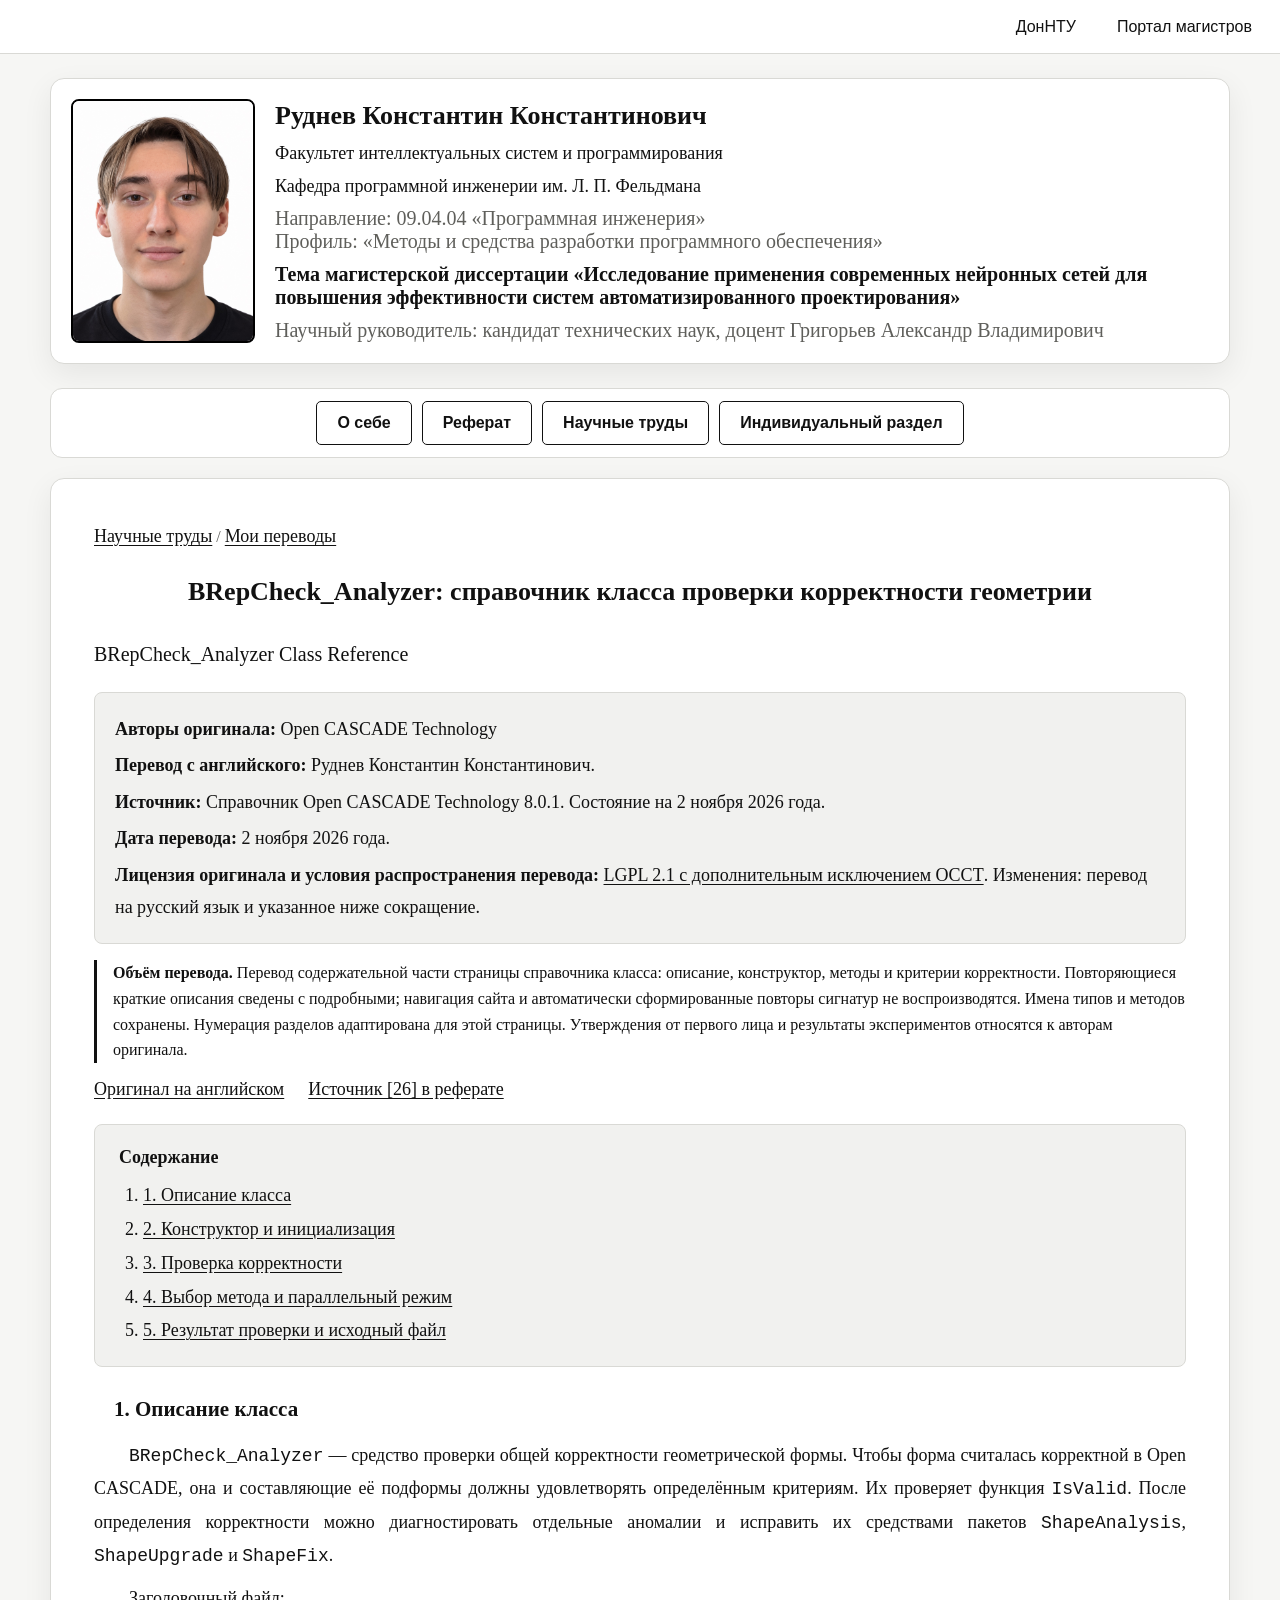
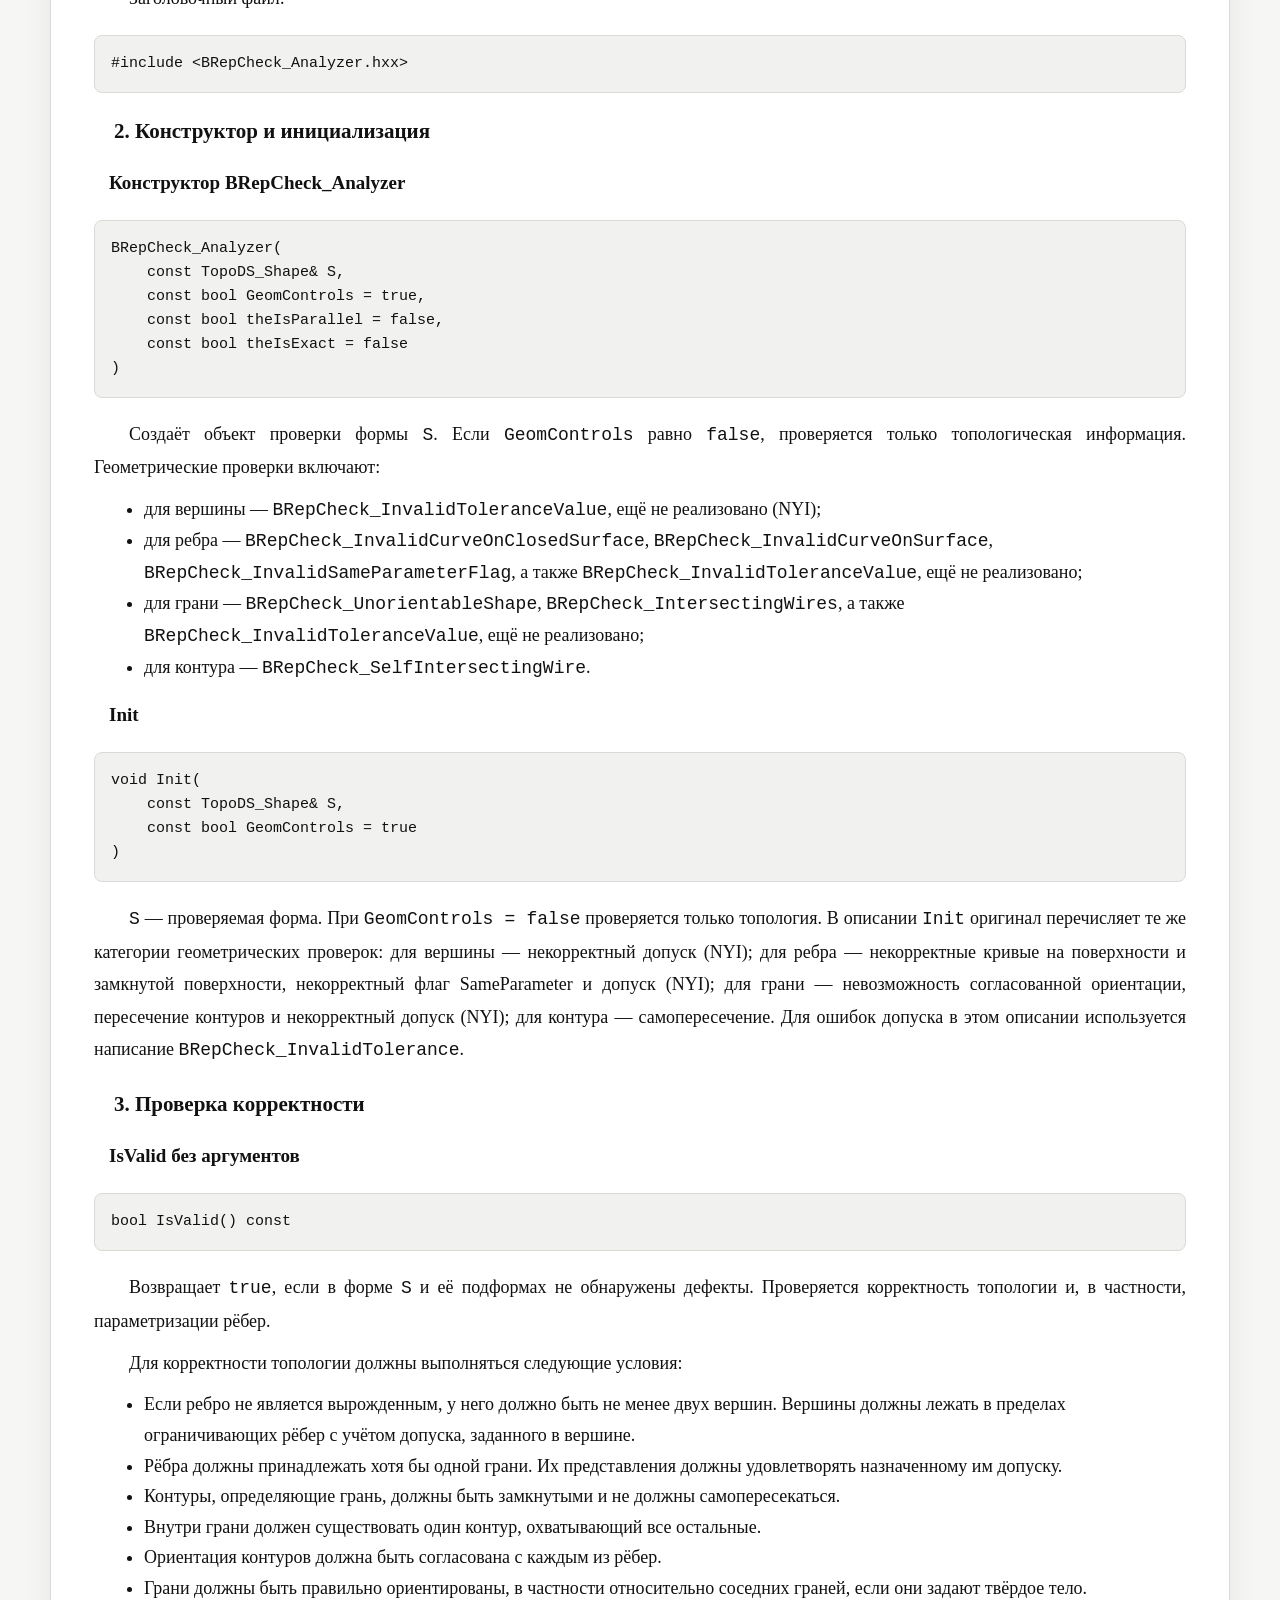
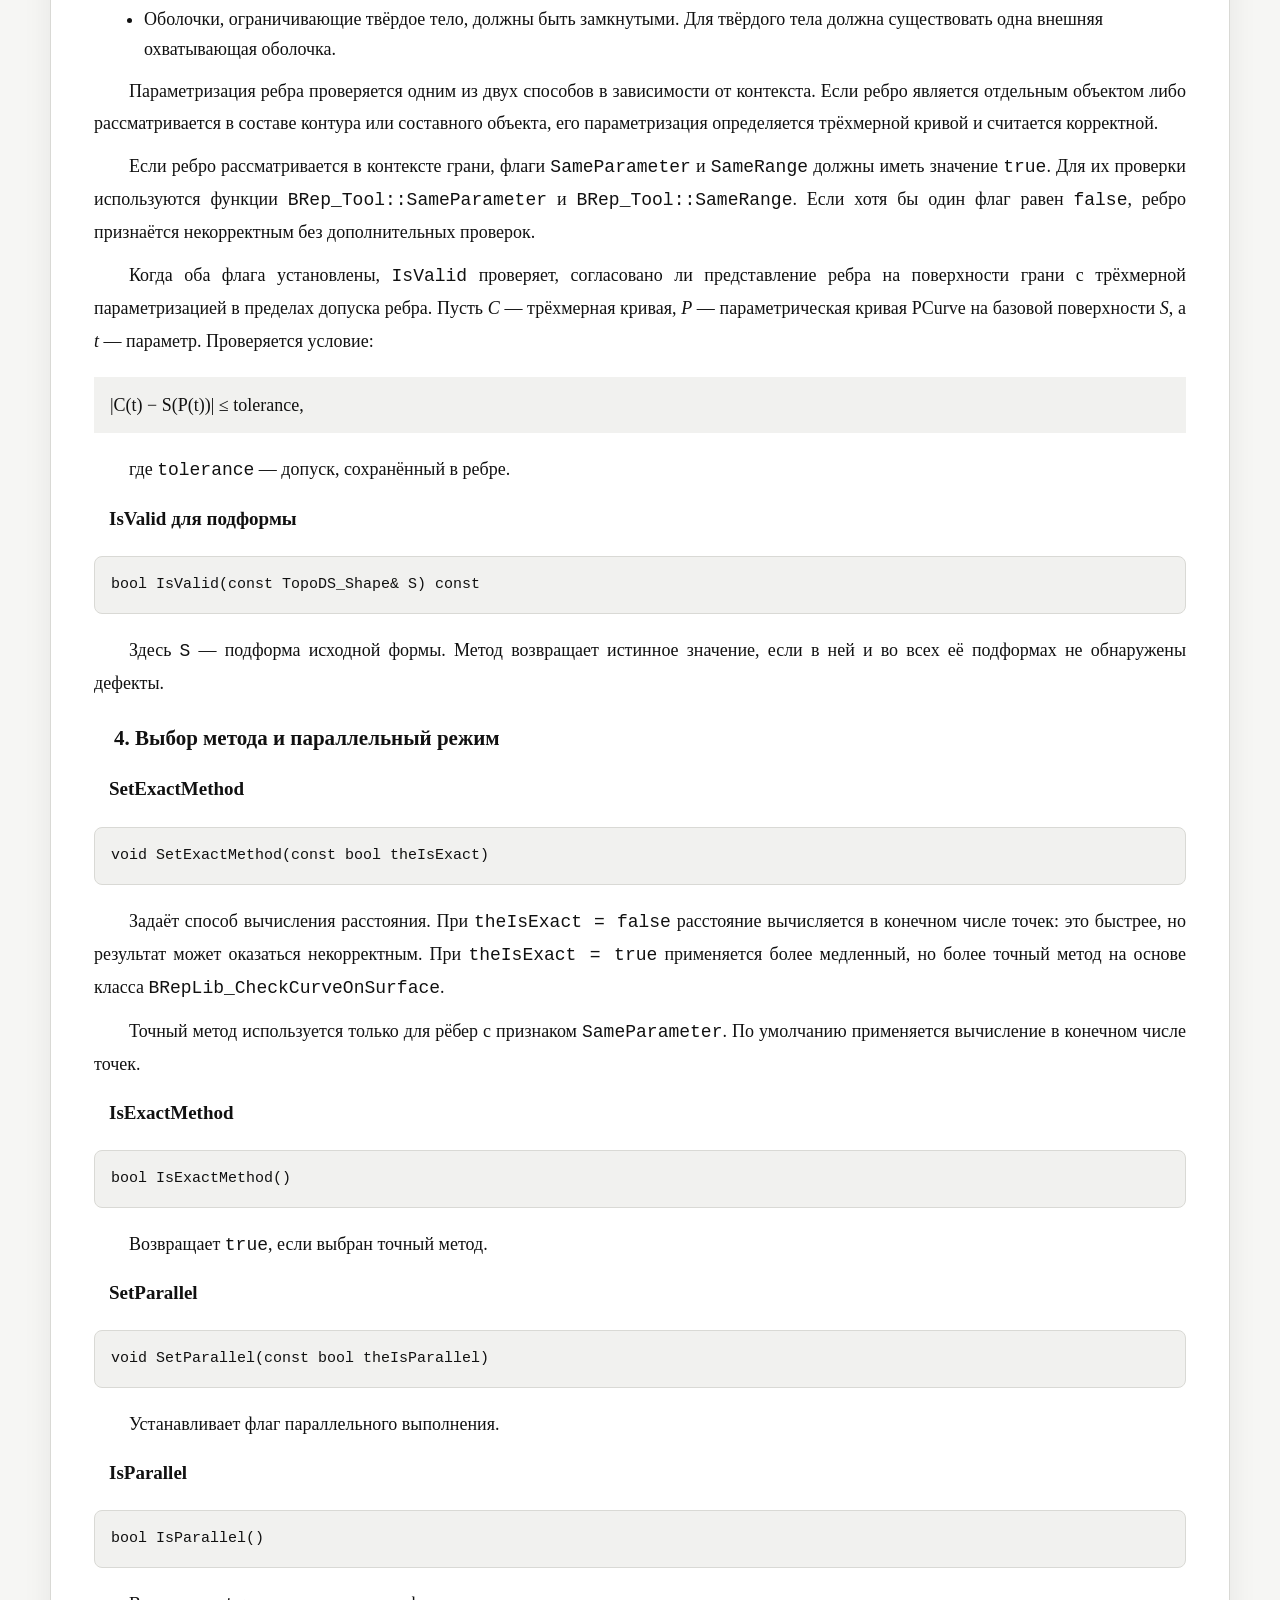
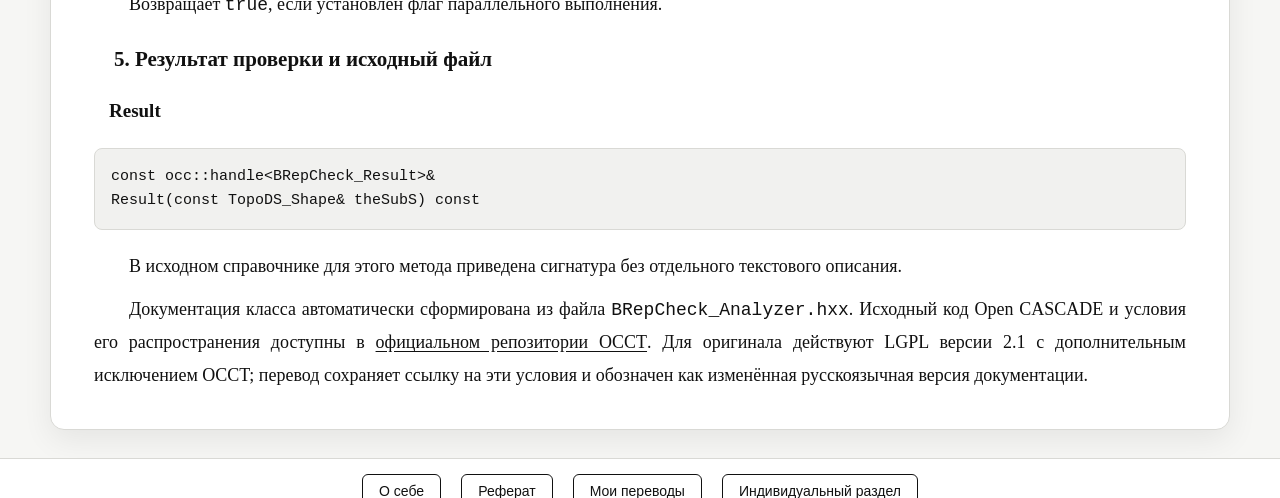
<file: scientific_works/translations/brepcheck.htm>
<!DOCTYPE html>
<html lang="ru">
<head>
    <meta charset="utf-8">
    <meta name="viewport" content="width=device-width, initial-scale=1">
    <meta name="description" content="BRepCheck_Analyzer: справочник класса проверки корректности геометрии">
    <title>BRepCheck_Analyzer: справочник класса проверки корректности геометрии — перевод Руднева К. К.</title>
    <link rel="icon" href="../../images/master.jpg" type="image/jpeg">
    <link rel="stylesheet" href="../../css/master_style.css">
    <link rel="stylesheet" href="../../css/scientific_works.css">
    <link rel="stylesheet" href="../../css/translations.css">
    <meta name="author" content="Руднев Константин Константинович — перевод">
</head>
<body id="top">
    <div id="topblock">
        <div id="donntu">
            <a href="http://donntu.ru" target="_blank" rel="noopener noreferrer">ДонНТУ</a>
            <a href="http://masters.donntu.ru" target="_blank" rel="noopener noreferrer" title="Перейти на портал магистров ДонНТУ">Портал магистров</a>
        </div>
    </div>

    <div id="header">
        <div id="photomag">
            <a href="../../rudnev_big.jpg"><img src="../../photo.jpg" width="180" height="240" alt="Магистр ДонНТУ Руднев Константин Константинович"></a>
        </div>
        <div id="headertext">
            <h1 class="hdr">Руднев Константин Константинович</h1>
            <h3 class="hdr"><a href="http://fisp.iknt.donntu.ru/">Факультет интеллектуальных систем и программирования</a></h3>
            <h3 class="hdr"><a href="http://kpi.fisp.donntu.ru/">Кафедра программной инженерии им. Л. П. Фельдмана</a></h3>
            <h3 class="hdr">Направление: 09.04.04 &laquo;Программная инженерия&raquo;<br>Профиль: &laquo;Методы и средства разработки программного обеспечения&raquo;</h3>
            <h2 class="hdr">Тема магистерской диссертации &laquo;Исследование применения современных нейронных сетей для повышения эффективности систем автоматизированного проектирования&raquo;</h2>
            <h3 class="hdr">Научный руководитель: кандидат технических наук, доцент Григорьев Александр Владимирович</h3>
        </div>
    </div>

    <div id="middleblock">
        <nav id="menu" aria-label="Основная навигация">
            <a class="button color" href="../../index.htm">О себе</a>
            <a class="button color" href="../../diss/index.htm">Реферат</a>
            <a class="button color" href="../index.htm">Научные труды</a>
            <a class="button color" href="../../ind/index.htm">Индивидуальный раздел</a>
        </nav>

        <main id="maintext" class="translation-page">
            <p class="breadcrumbs"><a href="../index.htm">Научные труды</a> / <a href="../index.htm#translations">Мои переводы</a></p>
            <h1>BRepCheck_Analyzer: справочник класса проверки корректности геометрии</h1>
            <p class="translation-original" lang="en">BRepCheck_Analyzer Class Reference</p>
            <div class="translation-meta">
                <p><strong>Авторы оригинала:</strong> <span lang="en">Open CASCADE Technology</span></p>
                <p><strong>Перевод с английского:</strong> Руднев Константин Константинович.</p>
                <p><strong>Источник:</strong> Справочник Open CASCADE Technology 8.0.1. Состояние на 2 ноября 2026 года.</p>
                <p><strong>Дата перевода:</strong> <time datetime="2026-11-02">2 ноября 2026 года</time>.</p>
                <p><strong>Лицензия оригинала и условия распространения перевода:</strong> <a href="https://occt3d.com/dev/doc/overview/html/occt_public_license.html" rel="license noopener noreferrer" target="_blank">LGPL 2.1 с дополнительным исключением OCCT</a>. Изменения: перевод на русский язык и указанное ниже сокращение.</p>
            </div>
            <p class="translation-note"><strong>Объём перевода.</strong> Перевод содержательной части страницы справочника класса: описание, конструктор, методы и критерии корректности. Повторяющиеся краткие описания сведены с подробными; навигация сайта и автоматически сформированные повторы сигнатур не воспроизводятся. Имена типов и методов сохранены. Нумерация разделов адаптирована для этой страницы. Утверждения от первого лица и результаты экспериментов относятся к авторам оригинала.</p>
            <nav class="source-links" aria-label="Первоисточники"><a href="https://occt3d.com/dev/doc/refman/html/class_b_rep_check___analyzer.html" target="_blank" rel="noopener noreferrer" lang="en">Оригинал на английском</a><a href="../../diss/index.htm#ref-26">Источник [26] в реферате</a></nav>
            <nav class="translation-contents" aria-label="Содержание перевода"><strong>Содержание</strong><ol><li><a href="#description">1. Описание класса</a></li><li><a href="#constructor">2. Конструктор и инициализация</a></li><li><a href="#validity">3. Проверка корректности</a></li><li><a href="#settings">4. Выбор метода и параллельный режим</a></li><li><a href="#result">5. Результат проверки и исходный файл</a></li></ol></nav>
            <article aria-label="Текст перевода">
<h2 id="description">1. Описание класса</h2>
<p><code>BRepCheck_Analyzer</code> — средство проверки общей корректности геометрической формы. Чтобы форма считалась корректной в Open CASCADE, она и составляющие её подформы должны удовлетворять определённым критериям. Их проверяет функция <code>IsValid</code>. После определения корректности можно диагностировать отдельные аномалии и исправить их средствами пакетов <code>ShapeAnalysis</code>, <code>ShapeUpgrade</code> и <code>ShapeFix</code>.</p>
<p>Заголовочный файл:</p>
<pre><code>#include &lt;BRepCheck_Analyzer.hxx&gt;</code></pre>

<h2 id="constructor">2. Конструктор и инициализация</h2>
<h3>Конструктор BRepCheck_Analyzer</h3>
<pre><code>BRepCheck_Analyzer(
    const TopoDS_Shape&amp; S,
    const bool GeomControls = true,
    const bool theIsParallel = false,
    const bool theIsExact = false
)</code></pre>
<p>Создаёт объект проверки формы <code>S</code>. Если <code>GeomControls</code> равно <code>false</code>, проверяется только топологическая информация. Геометрические проверки включают:</p>
<ul>
<li>для вершины — <code>BRepCheck_InvalidToleranceValue</code>, ещё не реализовано (NYI);</li>
<li>для ребра — <code>BRepCheck_InvalidCurveOnClosedSurface</code>, <code>BRepCheck_InvalidCurveOnSurface</code>, <code>BRepCheck_InvalidSameParameterFlag</code>, а также <code>BRepCheck_InvalidToleranceValue</code>, ещё не реализовано;</li>
<li>для грани — <code>BRepCheck_UnorientableShape</code>, <code>BRepCheck_IntersectingWires</code>, а также <code>BRepCheck_InvalidToleranceValue</code>, ещё не реализовано;</li>
<li>для контура — <code>BRepCheck_SelfIntersectingWire</code>.</li>
</ul>
<h3>Init</h3>
<pre><code>void Init(
    const TopoDS_Shape&amp; S,
    const bool GeomControls = true
)</code></pre>
<p><code>S</code> — проверяемая форма. При <code>GeomControls = false</code> проверяется только топология. В описании <code>Init</code> оригинал перечисляет те же категории геометрических проверок: для вершины — некорректный допуск (NYI); для ребра — некорректные кривые на поверхности и замкнутой поверхности, некорректный флаг SameParameter и допуск (NYI); для грани — невозможность согласованной ориентации, пересечение контуров и некорректный допуск (NYI); для контура — самопересечение. Для ошибок допуска в этом описании используется написание <code>BRepCheck_InvalidTolerance</code>.</p>

<h2 id="validity">3. Проверка корректности</h2>
<h3>IsValid без аргументов</h3>
<pre><code>bool IsValid() const</code></pre>
<p>Возвращает <code>true</code>, если в форме <code>S</code> и её подформах не обнаружены дефекты. Проверяется корректность топологии и, в частности, параметризации рёбер.</p>
<p>Для корректности топологии должны выполняться следующие условия:</p>
<ul>
<li>Если ребро не является вырожденным, у него должно быть не менее двух вершин. Вершины должны лежать в пределах ограничивающих рёбер с учётом допуска, заданного в вершине.</li>
<li>Рёбра должны принадлежать хотя бы одной грани. Их представления должны удовлетворять назначенному им допуску.</li>
<li>Контуры, определяющие грань, должны быть замкнутыми и не должны самопересекаться.</li>
<li>Внутри грани должен существовать один контур, охватывающий все остальные.</li>
<li>Ориентация контуров должна быть согласована с каждым из рёбер.</li>
<li>Грани должны быть правильно ориентированы, в частности относительно соседних граней, если они задают твёрдое тело.</li>
<li>Оболочки, ограничивающие твёрдое тело, должны быть замкнутыми. Для твёрдого тела должна существовать одна внешняя охватывающая оболочка.</li>
</ul>
<p>Параметризация ребра проверяется одним из двух способов в зависимости от контекста. Если ребро является отдельным объектом либо рассматривается в составе контура или составного объекта, его параметризация определяется трёхмерной кривой и считается корректной.</p>
<p>Если ребро рассматривается в контексте грани, флаги <code>SameParameter</code> и <code>SameRange</code> должны иметь значение <code>true</code>. Для их проверки используются функции <code>BRep_Tool::SameParameter</code> и <code>BRep_Tool::SameRange</code>. Если хотя бы один флаг равен <code>false</code>, ребро признаётся некорректным без дополнительных проверок.</p>
<p>Когда оба флага установлены, <code>IsValid</code> проверяет, согласовано ли представление ребра на поверхности грани с трёхмерной параметризацией в пределах допуска ребра. Пусть <var>C</var> — трёхмерная кривая, <var>P</var> — параметрическая кривая PCurve на базовой поверхности <var>S</var>, а <var>t</var> — параметр. Проверяется условие:</p>
<p class="formula" aria-label="Условие геометрической согласованности">|C(t) − S(P(t))| ≤ tolerance,</p>
<p>где <code>tolerance</code> — допуск, сохранённый в ребре.</p>
<h3>IsValid для подформы</h3>
<pre><code>bool IsValid(const TopoDS_Shape&amp; S) const</code></pre>
<p>Здесь <code>S</code> — подформа исходной формы. Метод возвращает истинное значение, если в ней и во всех её подформах не обнаружены дефекты.</p>

<h2 id="settings">4. Выбор метода и параллельный режим</h2>
<h3>SetExactMethod</h3>
<pre><code>void SetExactMethod(const bool theIsExact)</code></pre>
<p>Задаёт способ вычисления расстояния. При <code>theIsExact = false</code> расстояние вычисляется в конечном числе точек: это быстрее, но результат может оказаться некорректным. При <code>theIsExact = true</code> применяется более медленный, но более точный метод на основе класса <code>BRepLib_CheckCurveOnSurface</code>.</p>
<p>Точный метод используется только для рёбер с признаком <code>SameParameter</code>. По умолчанию применяется вычисление в конечном числе точек.</p>
<h3>IsExactMethod</h3>
<pre><code>bool IsExactMethod()</code></pre>
<p>Возвращает <code>true</code>, если выбран точный метод.</p>
<h3>SetParallel</h3>
<pre><code>void SetParallel(const bool theIsParallel)</code></pre>
<p>Устанавливает флаг параллельного выполнения.</p>
<h3>IsParallel</h3>
<pre><code>bool IsParallel()</code></pre>
<p>Возвращает <code>true</code>, если установлен флаг параллельного выполнения.</p>

<h2 id="result">5. Результат проверки и исходный файл</h2>
<h3>Result</h3>
<pre><code>const occ::handle&lt;BRepCheck_Result&gt;&amp;
Result(const TopoDS_Shape&amp; theSubS) const</code></pre>
<p>В исходном справочнике для этого метода приведена сигнатура без отдельного текстового описания.</p>
<p>Документация класса автоматически сформирована из файла <code>BRepCheck_Analyzer.hxx</code>. Исходный код Open CASCADE и условия его распространения доступны в <a href="https://github.com/Open-Cascade-SAS/OCCT" target="_blank" rel="noopener noreferrer">официальном репозитории OCCT</a>. Для оригинала действуют LGPL версии 2.1 с дополнительным исключением OCCT; перевод сохраняет ссылку на эти условия и обозначен как изменённая русскоязычная версия документации.</p>

            </article>
        </main>
    </div>
    <nav id="menub" aria-label="Навигация внизу страницы">
        <a class="mitemb" href="../../index.htm">О себе</a>
        <a class="mitemb" href="../../diss/index.htm">Реферат</a>
        <a class="mitemb" href="../index.htm#translations">Мои переводы</a>
        <a class="mitemb" href="../../ind/index.htm">Индивидуальный раздел</a>
    </nav>
</body>
</html>
</file>
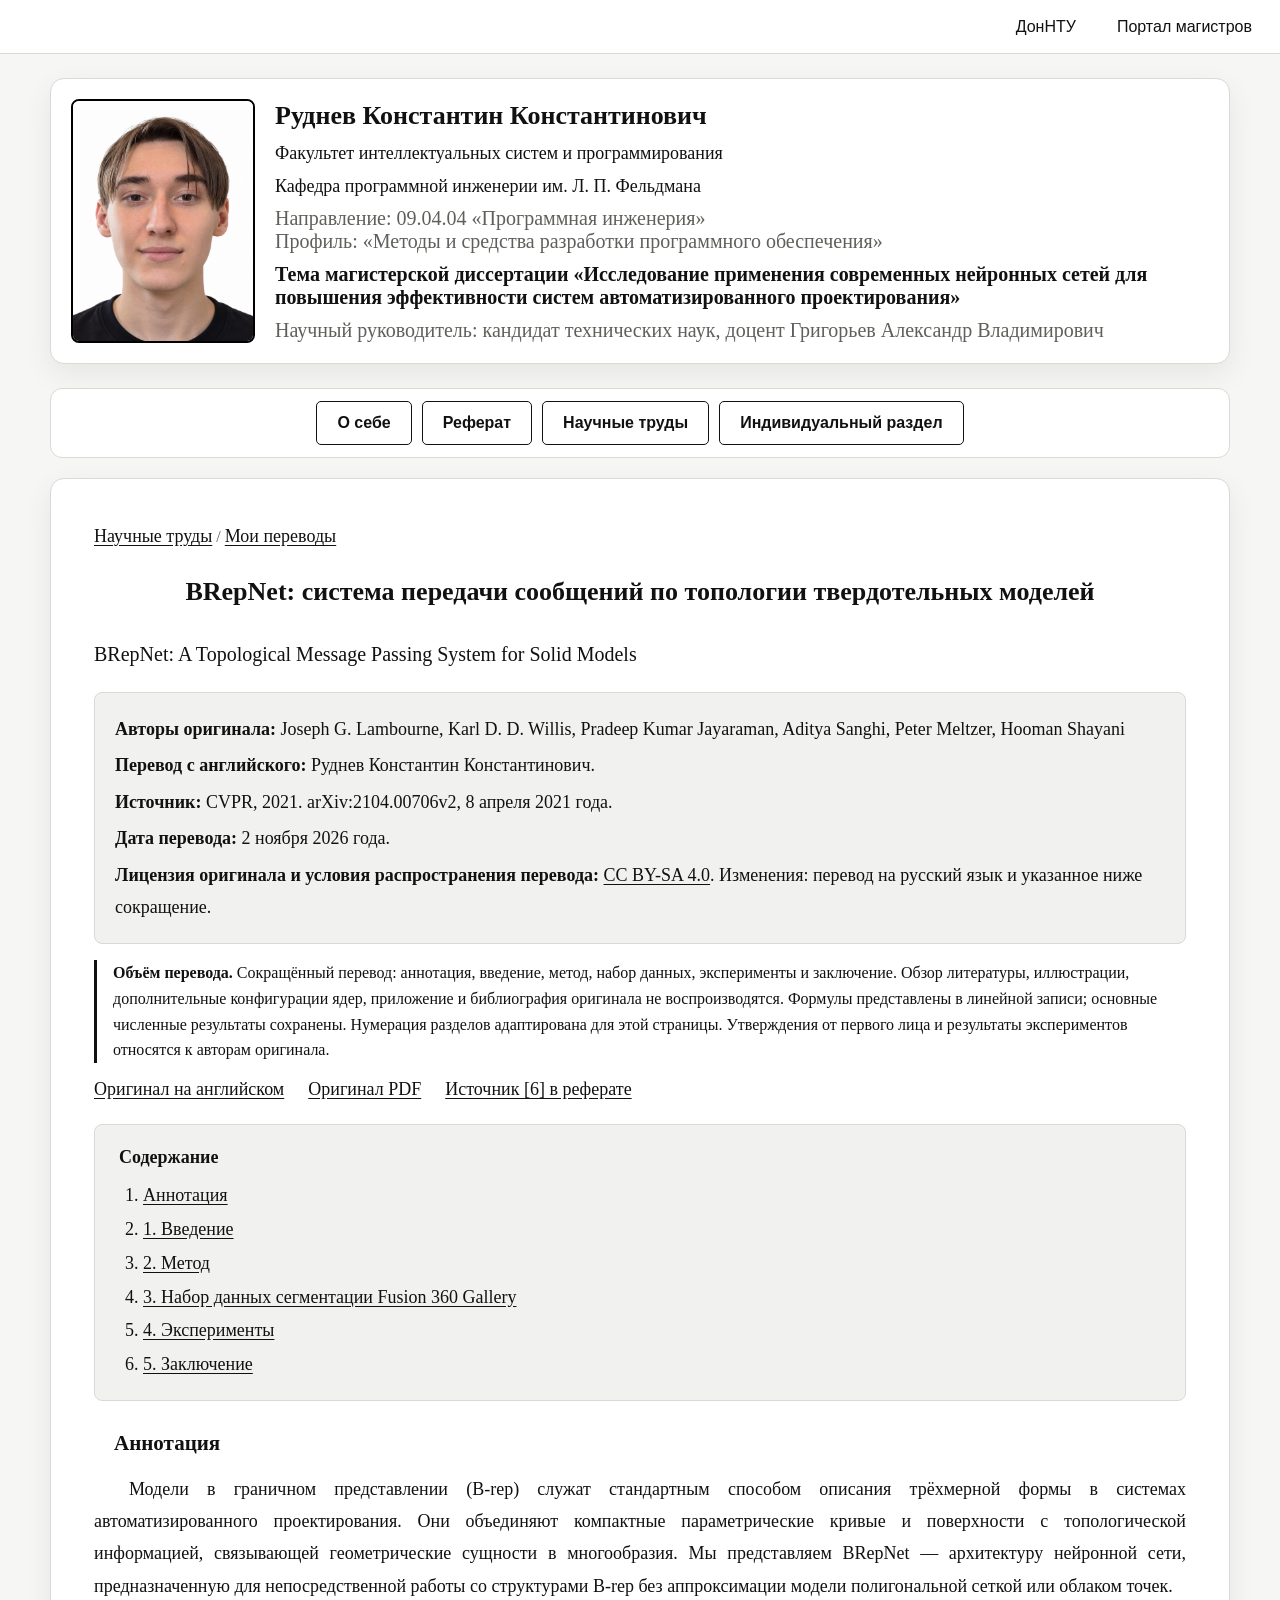
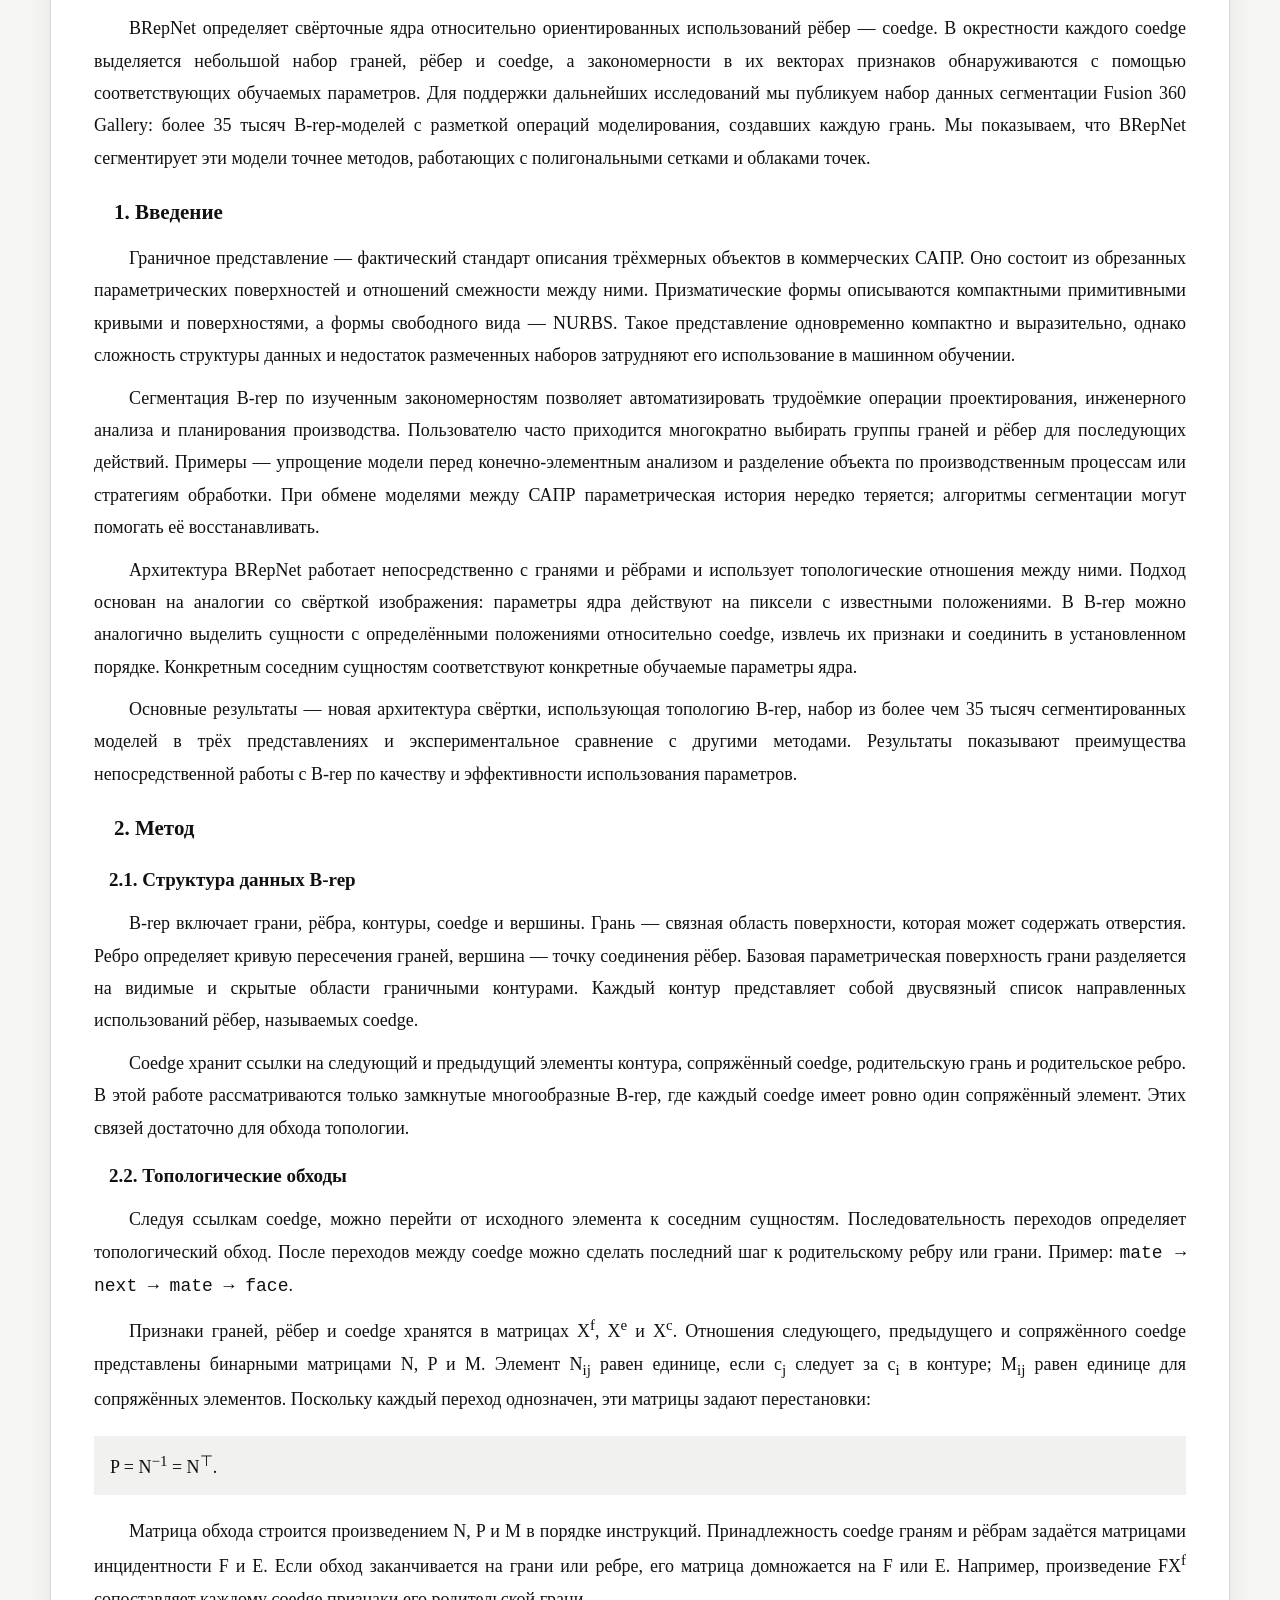
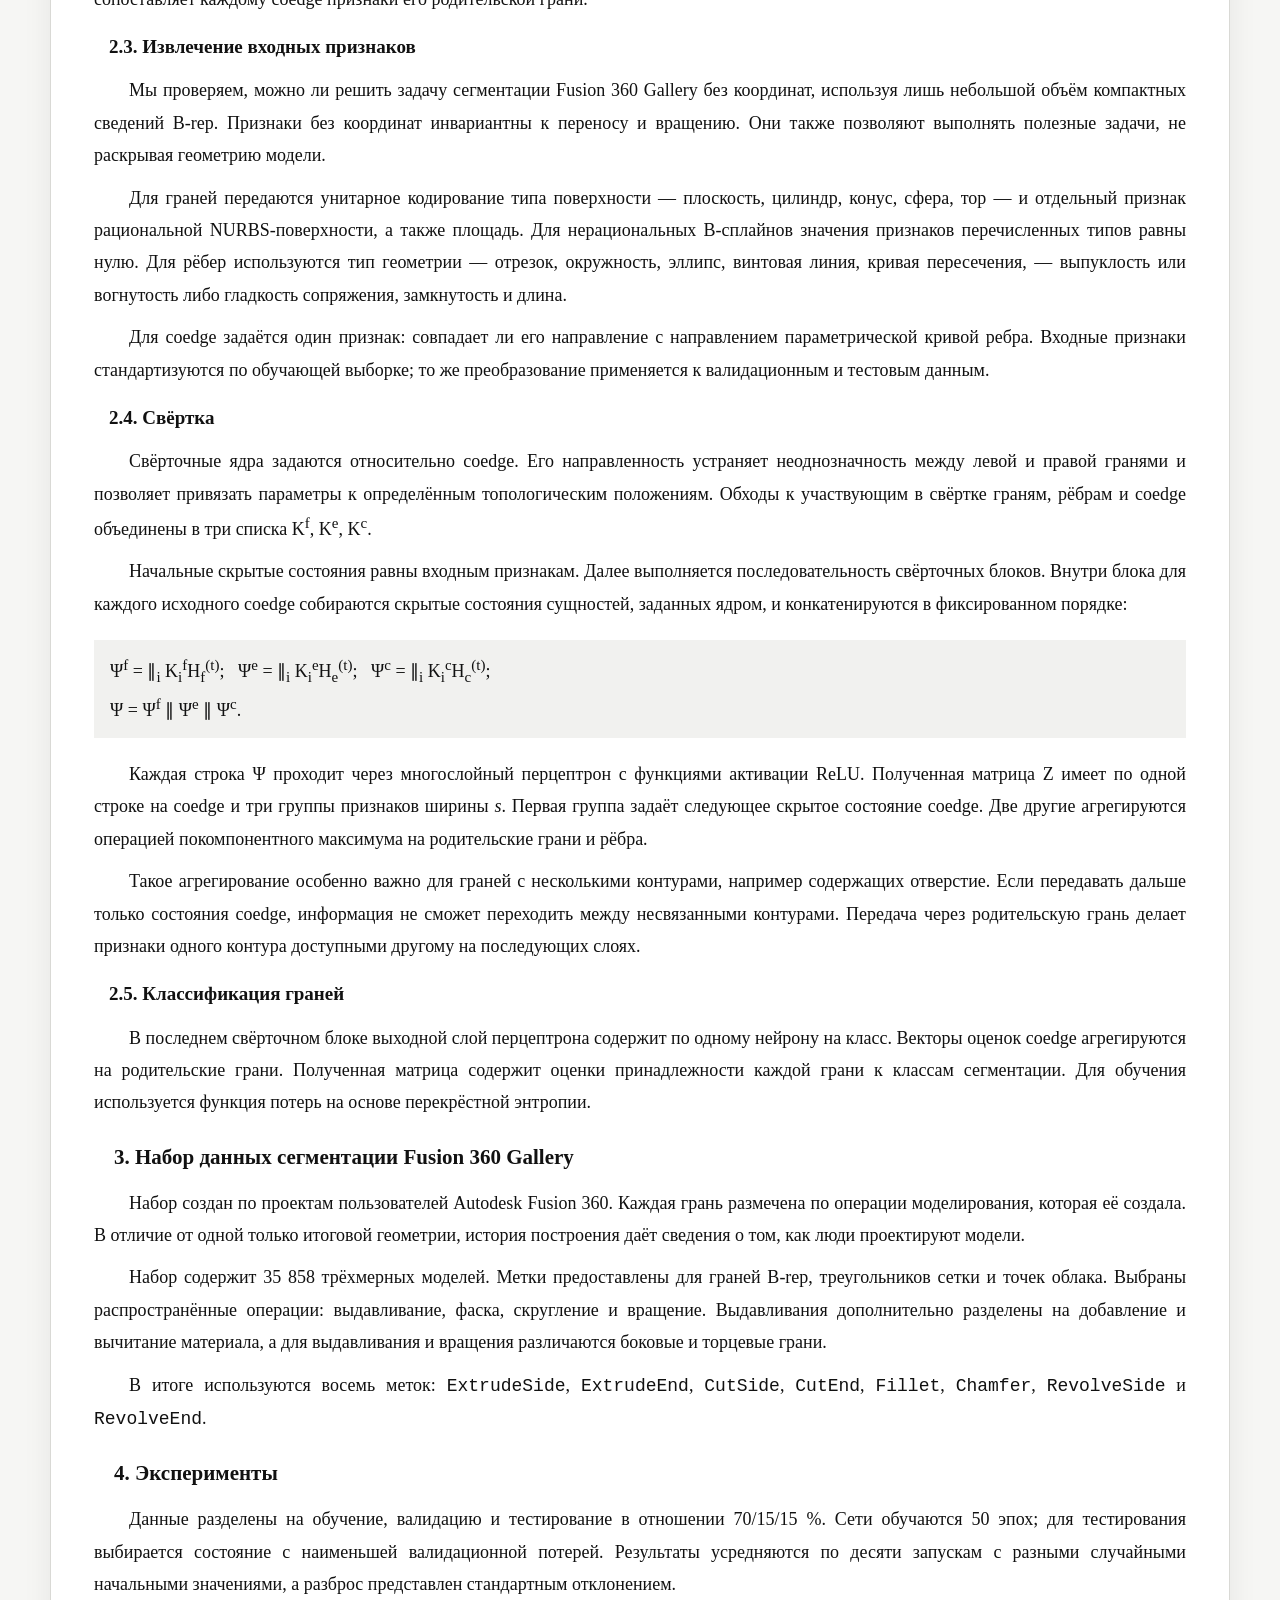
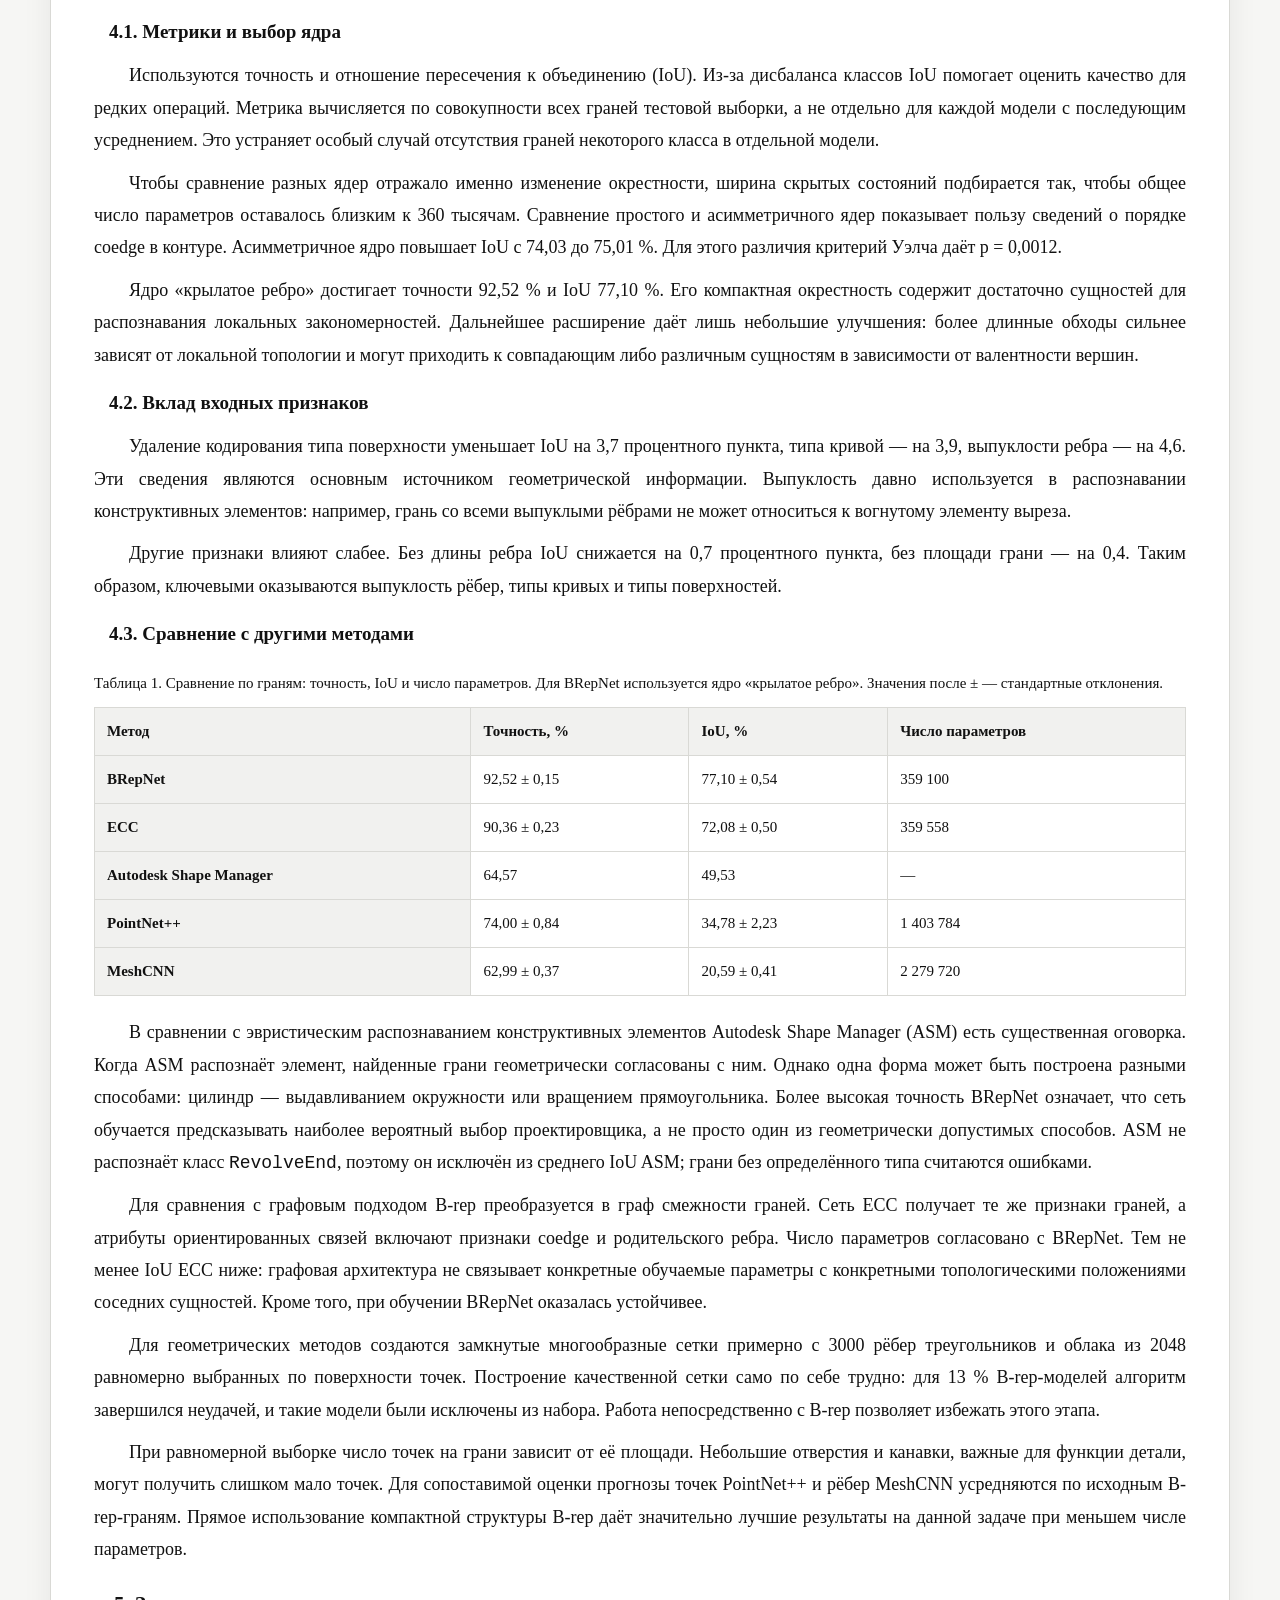
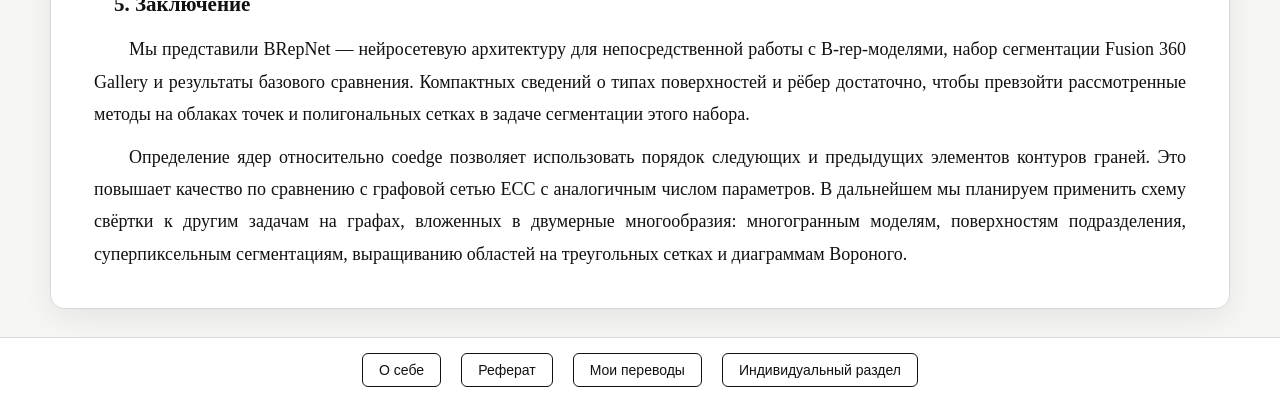
<file: scientific_works/translations/brepnet.htm>
<!DOCTYPE html>
<html lang="ru">
<head>
    <meta charset="utf-8">
    <meta name="viewport" content="width=device-width, initial-scale=1">
    <meta name="description" content="BRepNet: система передачи сообщений по топологии твердотельных моделей">
    <title>BRepNet: система передачи сообщений по топологии твердотельных моделей — перевод Руднева К. К.</title>
    <link rel="icon" href="../../images/master.jpg" type="image/jpeg">
    <link rel="stylesheet" href="../../css/master_style.css">
    <link rel="stylesheet" href="../../css/scientific_works.css">
    <link rel="stylesheet" href="../../css/translations.css">
    <meta name="author" content="Руднев Константин Константинович — перевод">
</head>
<body id="top">
    <div id="topblock">
        <div id="donntu">
            <a href="http://donntu.ru" target="_blank" rel="noopener noreferrer">ДонНТУ</a>
            <a href="http://masters.donntu.ru" target="_blank" rel="noopener noreferrer" title="Перейти на портал магистров ДонНТУ">Портал магистров</a>
        </div>
    </div>

    <div id="header">
        <div id="photomag">
            <a href="../../rudnev_big.jpg"><img src="../../photo.jpg" width="180" height="240" alt="Магистр ДонНТУ Руднев Константин Константинович"></a>
        </div>
        <div id="headertext">
            <h1 class="hdr">Руднев Константин Константинович</h1>
            <h3 class="hdr"><a href="http://fisp.iknt.donntu.ru/">Факультет интеллектуальных систем и программирования</a></h3>
            <h3 class="hdr"><a href="http://kpi.fisp.donntu.ru/">Кафедра программной инженерии им. Л. П. Фельдмана</a></h3>
            <h3 class="hdr">Направление: 09.04.04 &laquo;Программная инженерия&raquo;<br>Профиль: &laquo;Методы и средства разработки программного обеспечения&raquo;</h3>
            <h2 class="hdr">Тема магистерской диссертации &laquo;Исследование применения современных нейронных сетей для повышения эффективности систем автоматизированного проектирования&raquo;</h2>
            <h3 class="hdr">Научный руководитель: кандидат технических наук, доцент Григорьев Александр Владимирович</h3>
        </div>
    </div>

    <div id="middleblock">
        <nav id="menu" aria-label="Основная навигация">
            <a class="button color" href="../../index.htm">О себе</a>
            <a class="button color" href="../../diss/index.htm">Реферат</a>
            <a class="button color" href="../index.htm">Научные труды</a>
            <a class="button color" href="../../ind/index.htm">Индивидуальный раздел</a>
        </nav>

        <main id="maintext" class="translation-page">
            <p class="breadcrumbs"><a href="../index.htm">Научные труды</a> / <a href="../index.htm#translations">Мои переводы</a></p>
            <h1>BRepNet: система передачи сообщений по топологии твердотельных моделей</h1>
            <p class="translation-original" lang="en">BRepNet: A Topological Message Passing System for Solid Models</p>
            <div class="translation-meta">
                <p><strong>Авторы оригинала:</strong> <span lang="en">Joseph G. Lambourne, Karl D. D. Willis, Pradeep Kumar Jayaraman, Aditya Sanghi, Peter Meltzer, Hooman Shayani</span></p>
                <p><strong>Перевод с английского:</strong> Руднев Константин Константинович.</p>
                <p><strong>Источник:</strong> CVPR, 2021. arXiv:2104.00706v2, 8 апреля 2021 года.</p>
                <p><strong>Дата перевода:</strong> <time datetime="2026-11-02">2 ноября 2026 года</time>.</p>
                <p><strong>Лицензия оригинала и условия распространения перевода:</strong> <a href="https://creativecommons.org/licenses/by-sa/4.0/" rel="license noopener noreferrer" target="_blank">CC BY-SA 4.0</a>. Изменения: перевод на русский язык и указанное ниже сокращение.</p>
            </div>
            <p class="translation-note"><strong>Объём перевода.</strong> Сокращённый перевод: аннотация, введение, метод, набор данных, эксперименты и заключение. Обзор литературы, иллюстрации, дополнительные конфигурации ядер, приложение и библиография оригинала не воспроизводятся. Формулы представлены в линейной записи; основные численные результаты сохранены. Нумерация разделов адаптирована для этой страницы. Утверждения от первого лица и результаты экспериментов относятся к авторам оригинала.</p>
            <nav class="source-links" aria-label="Первоисточники"><a href="https://arxiv.org/html/2104.00706v2" target="_blank" rel="noopener noreferrer" lang="en">Оригинал на английском</a><a href="https://arxiv.org/pdf/2104.00706v2" target="_blank" rel="noopener noreferrer" lang="en">Оригинал PDF</a><a href="../../diss/index.htm#ref-6">Источник [6] в реферате</a></nav>
            <nav class="translation-contents" aria-label="Содержание перевода"><strong>Содержание</strong><ol><li><a href="#abstract">Аннотация</a></li><li><a href="#introduction">1. Введение</a></li><li><a href="#method">2. Метод</a></li><li><a href="#dataset">3. Набор данных сегментации Fusion 360 Gallery</a></li><li><a href="#experiments">4. Эксперименты</a></li><li><a href="#conclusion">5. Заключение</a></li></ol></nav>
            <article aria-label="Текст перевода">
<h2 id="abstract">Аннотация</h2>
<p>Модели в граничном представлении (B-rep) служат стандартным способом описания трёхмерной формы в системах автоматизированного проектирования. Они объединяют компактные параметрические кривые и поверхности с топологической информацией, связывающей геометрические сущности в многообразия. Мы представляем BRepNet — архитектуру нейронной сети, предназначенную для непосредственной работы со структурами B-rep без аппроксимации модели полигональной сеткой или облаком точек.</p>
<p>BRepNet определяет свёрточные ядра относительно ориентированных использований рёбер — coedge. В окрестности каждого coedge выделяется небольшой набор граней, рёбер и coedge, а закономерности в их векторах признаков обнаруживаются с помощью соответствующих обучаемых параметров. Для поддержки дальнейших исследований мы публикуем набор данных сегментации Fusion 360 Gallery: более 35 тысяч B-rep-моделей с разметкой операций моделирования, создавших каждую грань. Мы показываем, что BRepNet сегментирует эти модели точнее методов, работающих с полигональными сетками и облаками точек.</p>

<h2 id="introduction">1. Введение</h2>
<p>Граничное представление — фактический стандарт описания трёхмерных объектов в коммерческих САПР. Оно состоит из обрезанных параметрических поверхностей и отношений смежности между ними. Призматические формы описываются компактными примитивными кривыми и поверхностями, а формы свободного вида — NURBS. Такое представление одновременно компактно и выразительно, однако сложность структуры данных и недостаток размеченных наборов затрудняют его использование в машинном обучении.</p>
<p>Сегментация B-rep по изученным закономерностям позволяет автоматизировать трудоёмкие операции проектирования, инженерного анализа и планирования производства. Пользователю часто приходится многократно выбирать группы граней и рёбер для последующих действий. Примеры — упрощение модели перед конечно-элементным анализом и разделение объекта по производственным процессам или стратегиям обработки. При обмене моделями между САПР параметрическая история нередко теряется; алгоритмы сегментации могут помогать её восстанавливать.</p>
<p>Архитектура BRepNet работает непосредственно с гранями и рёбрами и использует топологические отношения между ними. Подход основан на аналогии со свёрткой изображения: параметры ядра действуют на пиксели с известными положениями. В B-rep можно аналогично выделить сущности с определёнными положениями относительно coedge, извлечь их признаки и соединить в установленном порядке. Конкретным соседним сущностям соответствуют конкретные обучаемые параметры ядра.</p>
<p>Основные результаты — новая архитектура свёртки, использующая топологию B-rep, набор из более чем 35 тысяч сегментированных моделей в трёх представлениях и экспериментальное сравнение с другими методами. Результаты показывают преимущества непосредственной работы с B-rep по качеству и эффективности использования параметров.</p>

<h2 id="method">2. Метод</h2>
<h3>2.1. Структура данных B-rep</h3>
<p>B-rep включает грани, рёбра, контуры, coedge и вершины. Грань — связная область поверхности, которая может содержать отверстия. Ребро определяет кривую пересечения граней, вершина — точку соединения рёбер. Базовая параметрическая поверхность грани разделяется на видимые и скрытые области граничными контурами. Каждый контур представляет собой двусвязный список направленных использований рёбер, называемых coedge.</p>
<p>Coedge хранит ссылки на следующий и предыдущий элементы контура, сопряжённый coedge, родительскую грань и родительское ребро. В этой работе рассматриваются только замкнутые многообразные B-rep, где каждый coedge имеет ровно один сопряжённый элемент. Этих связей достаточно для обхода топологии.</p>
<h3>2.2. Топологические обходы</h3>
<p>Следуя ссылкам coedge, можно перейти от исходного элемента к соседним сущностям. Последовательность переходов определяет топологический обход. После переходов между coedge можно сделать последний шаг к родительскому ребру или грани. Пример: <code>mate → next → mate → face</code>.</p>
<p>Признаки граней, рёбер и coedge хранятся в матрицах X<sup>f</sup>, X<sup>e</sup> и X<sup>c</sup>. Отношения следующего, предыдущего и сопряжённого coedge представлены бинарными матрицами N, P и M. Элемент N<sub>ij</sub> равен единице, если c<sub>j</sub> следует за c<sub>i</sub> в контуре; M<sub>ij</sub> равен единице для сопряжённых элементов. Поскольку каждый переход однозначен, эти матрицы задают перестановки:</p>
<p class="formula">P = N<sup>−1</sup> = N<sup>⊤</sup>.</p>
<p>Матрица обхода строится произведением N, P и M в порядке инструкций. Принадлежность coedge граням и рёбрам задаётся матрицами инцидентности F и E. Если обход заканчивается на грани или ребре, его матрица домножается на F или E. Например, произведение FX<sup>f</sup> сопоставляет каждому coedge признаки его родительской грани.</p>
<h3>2.3. Извлечение входных признаков</h3>
<p>Мы проверяем, можно ли решить задачу сегментации Fusion 360 Gallery без координат, используя лишь небольшой объём компактных сведений B-rep. Признаки без координат инвариантны к переносу и вращению. Они также позволяют выполнять полезные задачи, не раскрывая геометрию модели.</p>
<p>Для граней передаются унитарное кодирование типа поверхности — плоскость, цилиндр, конус, сфера, тор — и отдельный признак рациональной NURBS-поверхности, а также площадь. Для нерациональных B-сплайнов значения признаков перечисленных типов равны нулю. Для рёбер используются тип геометрии — отрезок, окружность, эллипс, винтовая линия, кривая пересечения, — выпуклость или вогнутость либо гладкость сопряжения, замкнутость и длина.</p>
<p>Для coedge задаётся один признак: совпадает ли его направление с направлением параметрической кривой ребра. Входные признаки стандартизуются по обучающей выборке; то же преобразование применяется к валидационным и тестовым данным.</p>
<h3>2.4. Свёртка</h3>
<p>Свёрточные ядра задаются относительно coedge. Его направленность устраняет неоднозначность между левой и правой гранями и позволяет привязать параметры к определённым топологическим положениям. Обходы к участвующим в свёртке граням, рёбрам и coedge объединены в три списка K<sup>f</sup>, K<sup>e</sup>, K<sup>c</sup>.</p>
<p>Начальные скрытые состояния равны входным признакам. Далее выполняется последовательность свёрточных блоков. Внутри блока для каждого исходного coedge собираются скрытые состояния сущностей, заданных ядром, и конкатенируются в фиксированном порядке:</p>
<p class="formula">Ψ<sup>f</sup> = ∥<sub>i</sub> K<sub>i</sub><sup>f</sup>H<sub>f</sub><sup>(t)</sup>; &nbsp; Ψ<sup>e</sup> = ∥<sub>i</sub> K<sub>i</sub><sup>e</sup>H<sub>e</sub><sup>(t)</sup>; &nbsp; Ψ<sup>c</sup> = ∥<sub>i</sub> K<sub>i</sub><sup>c</sup>H<sub>c</sub><sup>(t)</sup>;<br>Ψ = Ψ<sup>f</sup> ∥ Ψ<sup>e</sup> ∥ Ψ<sup>c</sup>.</p>
<p>Каждая строка Ψ проходит через многослойный перцептрон с функциями активации ReLU. Полученная матрица Z имеет по одной строке на coedge и три группы признаков ширины <var>s</var>. Первая группа задаёт следующее скрытое состояние coedge. Две другие агрегируются операцией покомпонентного максимума на родительские грани и рёбра.</p>
<p>Такое агрегирование особенно важно для граней с несколькими контурами, например содержащих отверстие. Если передавать дальше только состояния coedge, информация не сможет переходить между несвязанными контурами. Передача через родительскую грань делает признаки одного контура доступными другому на последующих слоях.</p>
<h3>2.5. Классификация граней</h3>
<p>В последнем свёрточном блоке выходной слой перцептрона содержит по одному нейрону на класс. Векторы оценок coedge агрегируются на родительские грани. Полученная матрица содержит оценки принадлежности каждой грани к классам сегментации. Для обучения используется функция потерь на основе перекрёстной энтропии.</p>

<h2 id="dataset">3. Набор данных сегментации Fusion 360 Gallery</h2>
<p>Набор создан по проектам пользователей Autodesk Fusion 360. Каждая грань размечена по операции моделирования, которая её создала. В отличие от одной только итоговой геометрии, история построения даёт сведения о том, как люди проектируют модели.</p>
<p>Набор содержит 35 858 трёхмерных моделей. Метки предоставлены для граней B-rep, треугольников сетки и точек облака. Выбраны распространённые операции: выдавливание, фаска, скругление и вращение. Выдавливания дополнительно разделены на добавление и вычитание материала, а для выдавливания и вращения различаются боковые и торцевые грани.</p>
<p>В итоге используются восемь меток: <code>ExtrudeSide</code>, <code>ExtrudeEnd</code>, <code>CutSide</code>, <code>CutEnd</code>, <code>Fillet</code>, <code>Chamfer</code>, <code>RevolveSide</code> и <code>RevolveEnd</code>.</p>

<h2 id="experiments">4. Эксперименты</h2>
<p>Данные разделены на обучение, валидацию и тестирование в отношении 70/15/15 %. Сети обучаются 50 эпох; для тестирования выбирается состояние с наименьшей валидационной потерей. Результаты усредняются по десяти запускам с разными случайными начальными значениями, а разброс представлен стандартным отклонением.</p>
<h3>4.1. Метрики и выбор ядра</h3>
<p>Используются точность и отношение пересечения к объединению (IoU). Из-за дисбаланса классов IoU помогает оценить качество для редких операций. Метрика вычисляется по совокупности всех граней тестовой выборки, а не отдельно для каждой модели с последующим усреднением. Это устраняет особый случай отсутствия граней некоторого класса в отдельной модели.</p>
<p>Чтобы сравнение разных ядер отражало именно изменение окрестности, ширина скрытых состояний подбирается так, чтобы общее число параметров оставалось близким к 360 тысячам. Сравнение простого и асимметричного ядер показывает пользу сведений о порядке coedge в контуре. Асимметричное ядро повышает IoU с 74,03 до 75,01 %. Для этого различия критерий Уэлча даёт p = 0,0012.</p>
<p>Ядро «крылатое ребро» достигает точности 92,52 % и IoU 77,10 %. Его компактная окрестность содержит достаточно сущностей для распознавания локальных закономерностей. Дальнейшее расширение даёт лишь небольшие улучшения: более длинные обходы сильнее зависят от локальной топологии и могут приходить к совпадающим либо различным сущностям в зависимости от валентности вершин.</p>
<h3>4.2. Вклад входных признаков</h3>
<p>Удаление кодирования типа поверхности уменьшает IoU на 3,7 процентного пункта, типа кривой — на 3,9, выпуклости ребра — на 4,6. Эти сведения являются основным источником геометрической информации. Выпуклость давно используется в распознавании конструктивных элементов: например, грань со всеми выпуклыми рёбрами не может относиться к вогнутому элементу выреза.</p>
<p>Другие признаки влияют слабее. Без длины ребра IoU снижается на 0,7 процентного пункта, без площади грани — на 0,4. Таким образом, ключевыми оказываются выпуклость рёбер, типы кривых и типы поверхностей.</p>
<h3>4.3. Сравнение с другими методами</h3>
<div class="table-scroll" role="region" aria-label="Сравнение методов сегментации" tabindex="0"><table>
<caption>Таблица 1. Сравнение по граням: точность, IoU и число параметров. Для BRepNet используется ядро «крылатое ребро». Значения после ± — стандартные отклонения.</caption>
<thead><tr><th scope="col">Метод</th><th scope="col">Точность, %</th><th scope="col">IoU, %</th><th scope="col">Число параметров</th></tr></thead>
<tbody><tr><th scope="row">BRepNet</th><td>92,52 ± 0,15</td><td>77,10 ± 0,54</td><td>359 100</td></tr>
<tr><th scope="row">ECC</th><td>90,36 ± 0,23</td><td>72,08 ± 0,50</td><td>359 558</td></tr>
<tr><th scope="row">Autodesk Shape Manager</th><td>64,57</td><td>49,53</td><td>—</td></tr>
<tr><th scope="row">PointNet++</th><td>74,00 ± 0,84</td><td>34,78 ± 2,23</td><td>1 403 784</td></tr>
<tr><th scope="row">MeshCNN</th><td>62,99 ± 0,37</td><td>20,59 ± 0,41</td><td>2 279 720</td></tr></tbody></table></div>
<p>В сравнении с эвристическим распознаванием конструктивных элементов Autodesk Shape Manager (ASM) есть существенная оговорка. Когда ASM распознаёт элемент, найденные грани геометрически согласованы с ним. Однако одна форма может быть построена разными способами: цилиндр — выдавливанием окружности или вращением прямоугольника. Более высокая точность BRepNet означает, что сеть обучается предсказывать наиболее вероятный выбор проектировщика, а не просто один из геометрически допустимых способов. ASM не распознаёт класс <code>RevolveEnd</code>, поэтому он исключён из среднего IoU ASM; грани без определённого типа считаются ошибками.</p>
<p>Для сравнения с графовым подходом B-rep преобразуется в граф смежности граней. Сеть ECC получает те же признаки граней, а атрибуты ориентированных связей включают признаки coedge и родительского ребра. Число параметров согласовано с BRepNet. Тем не менее IoU ECC ниже: графовая архитектура не связывает конкретные обучаемые параметры с конкретными топологическими положениями соседних сущностей. Кроме того, при обучении BRepNet оказалась устойчивее.</p>
<p>Для геометрических методов создаются замкнутые многообразные сетки примерно с 3000 рёбер треугольников и облака из 2048 равномерно выбранных по поверхности точек. Построение качественной сетки само по себе трудно: для 13 % B-rep-моделей алгоритм завершился неудачей, и такие модели были исключены из набора. Работа непосредственно с B-rep позволяет избежать этого этапа.</p>
<p>При равномерной выборке число точек на грани зависит от её площади. Небольшие отверстия и канавки, важные для функции детали, могут получить слишком мало точек. Для сопоставимой оценки прогнозы точек PointNet++ и рёбер MeshCNN усредняются по исходным B-rep-граням. Прямое использование компактной структуры B-rep даёт значительно лучшие результаты на данной задаче при меньшем числе параметров.</p>

<h2 id="conclusion">5. Заключение</h2>
<p>Мы представили BRepNet — нейросетевую архитектуру для непосредственной работы с B-rep-моделями, набор сегментации Fusion 360 Gallery и результаты базового сравнения. Компактных сведений о типах поверхностей и рёбер достаточно, чтобы превзойти рассмотренные методы на облаках точек и полигональных сетках в задаче сегментации этого набора.</p>
<p>Определение ядер относительно coedge позволяет использовать порядок следующих и предыдущих элементов контуров граней. Это повышает качество по сравнению с графовой сетью ECC с аналогичным числом параметров. В дальнейшем мы планируем применить схему свёртки к другим задачам на графах, вложенных в двумерные многообразия: многогранным моделям, поверхностям подразделения, суперпиксельным сегментациям, выращиванию областей на треугольных сетках и диаграммам Вороного.</p>

            </article>

        </main>
    </div>
    <nav id="menub" aria-label="Навигация внизу страницы">
        <a class="mitemb" href="../../index.htm">О себе</a>
        <a class="mitemb" href="../../diss/index.htm">Реферат</a>
        <a class="mitemb" href="../index.htm#translations">Мои переводы</a>
        <a class="mitemb" href="../../ind/index.htm">Индивидуальный раздел</a>
    </nav>
</body>
</html>
</file>
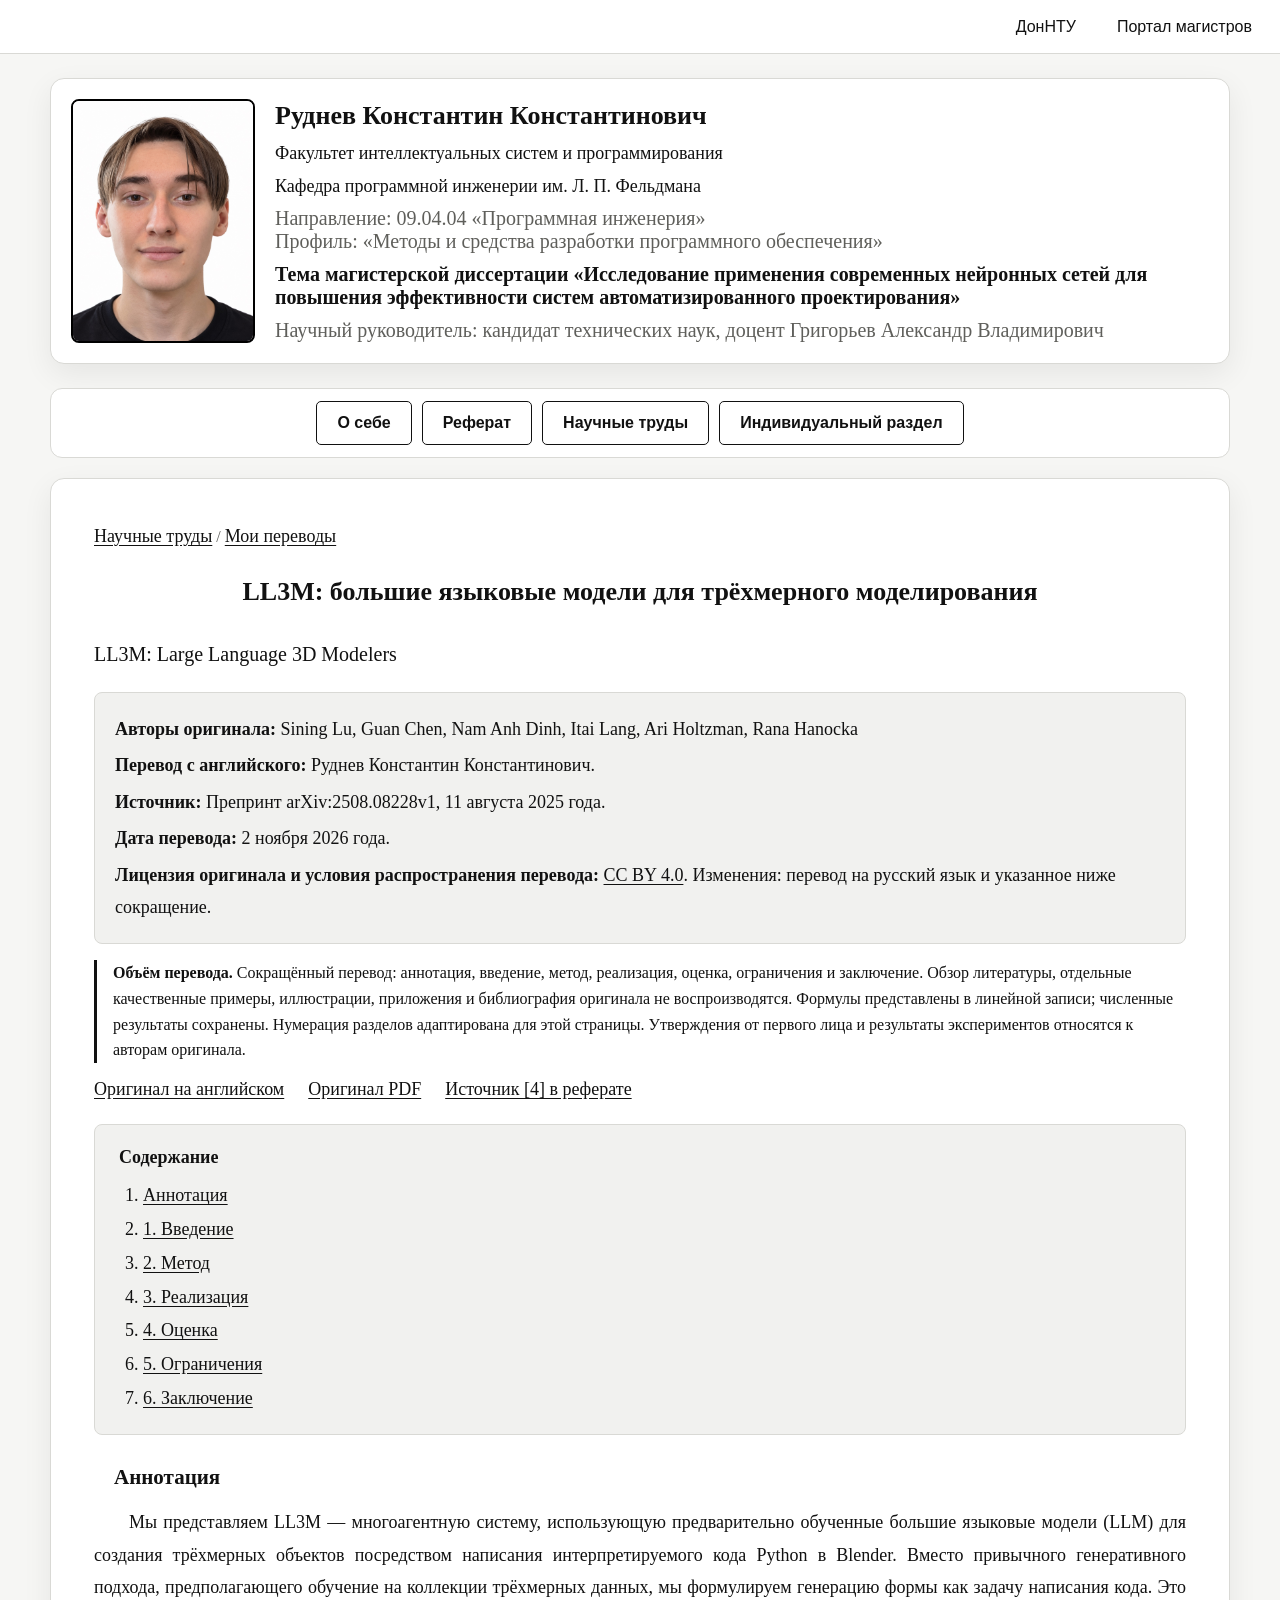
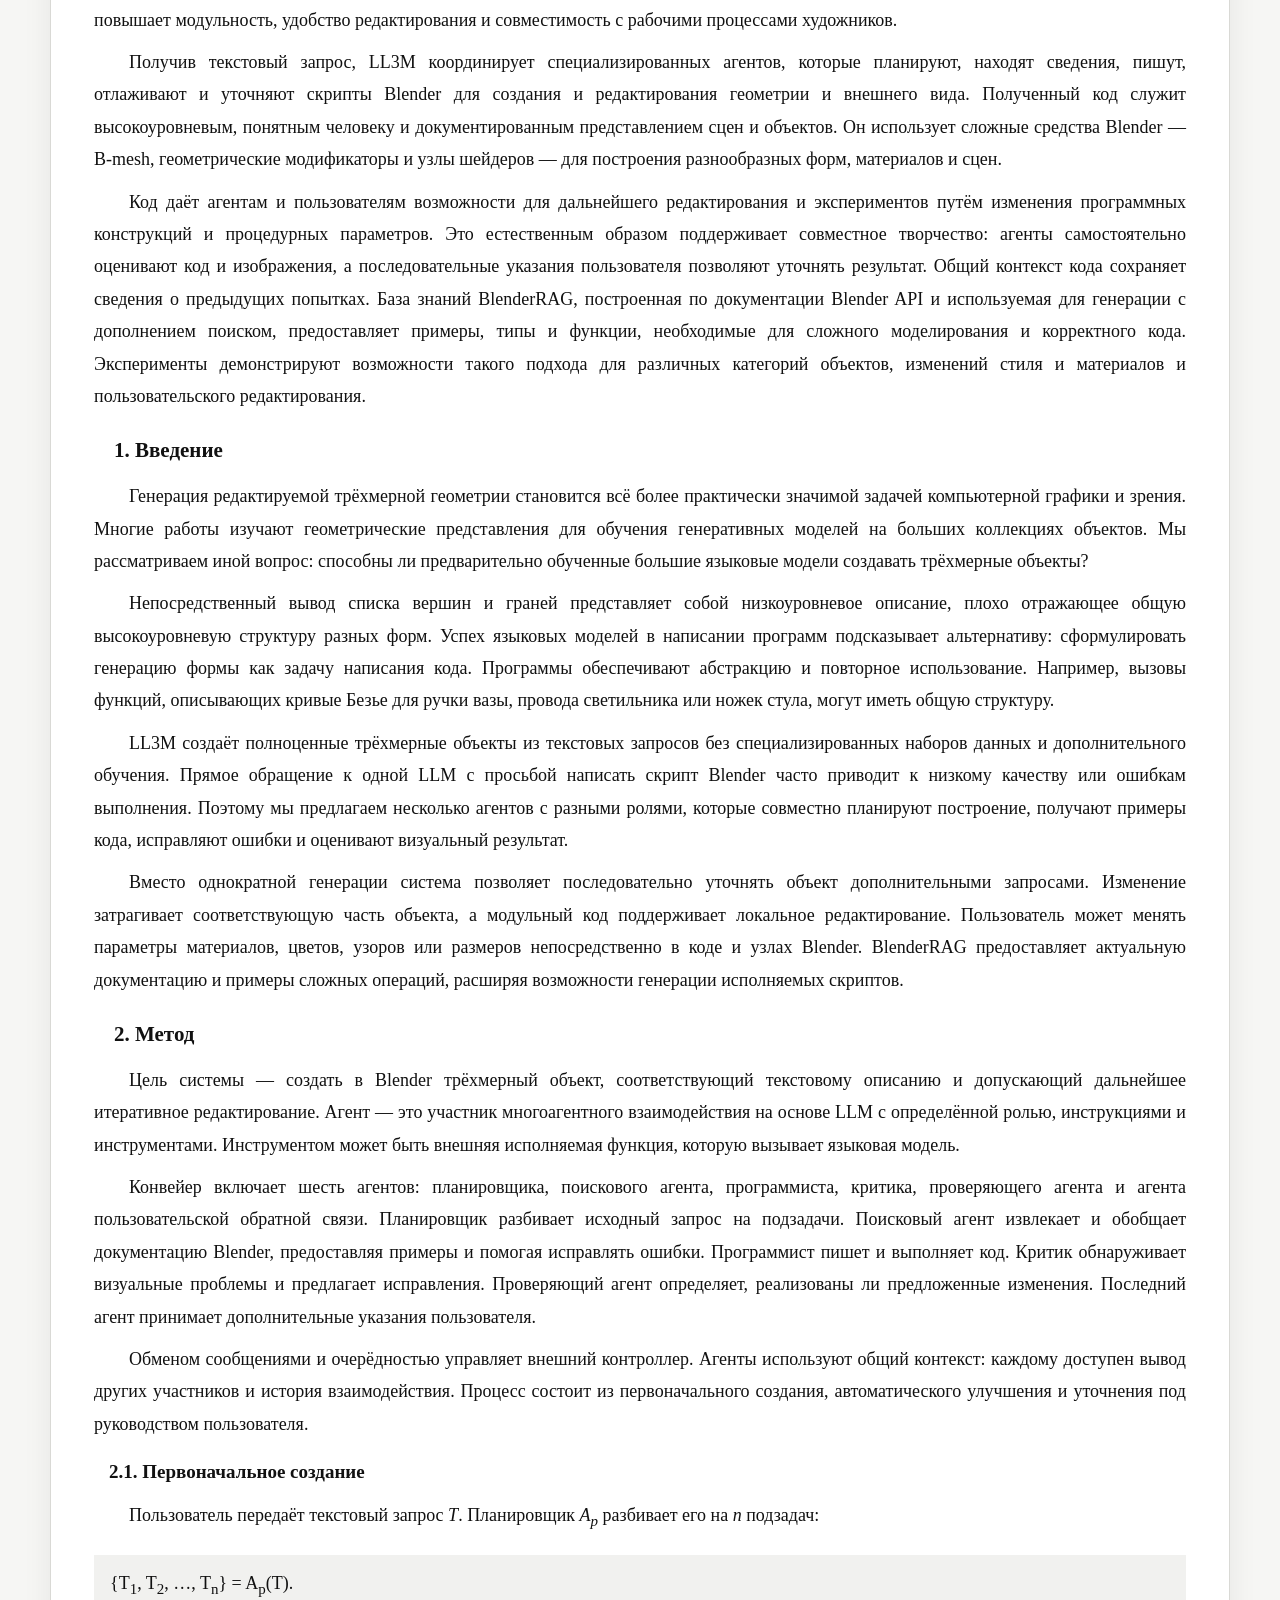
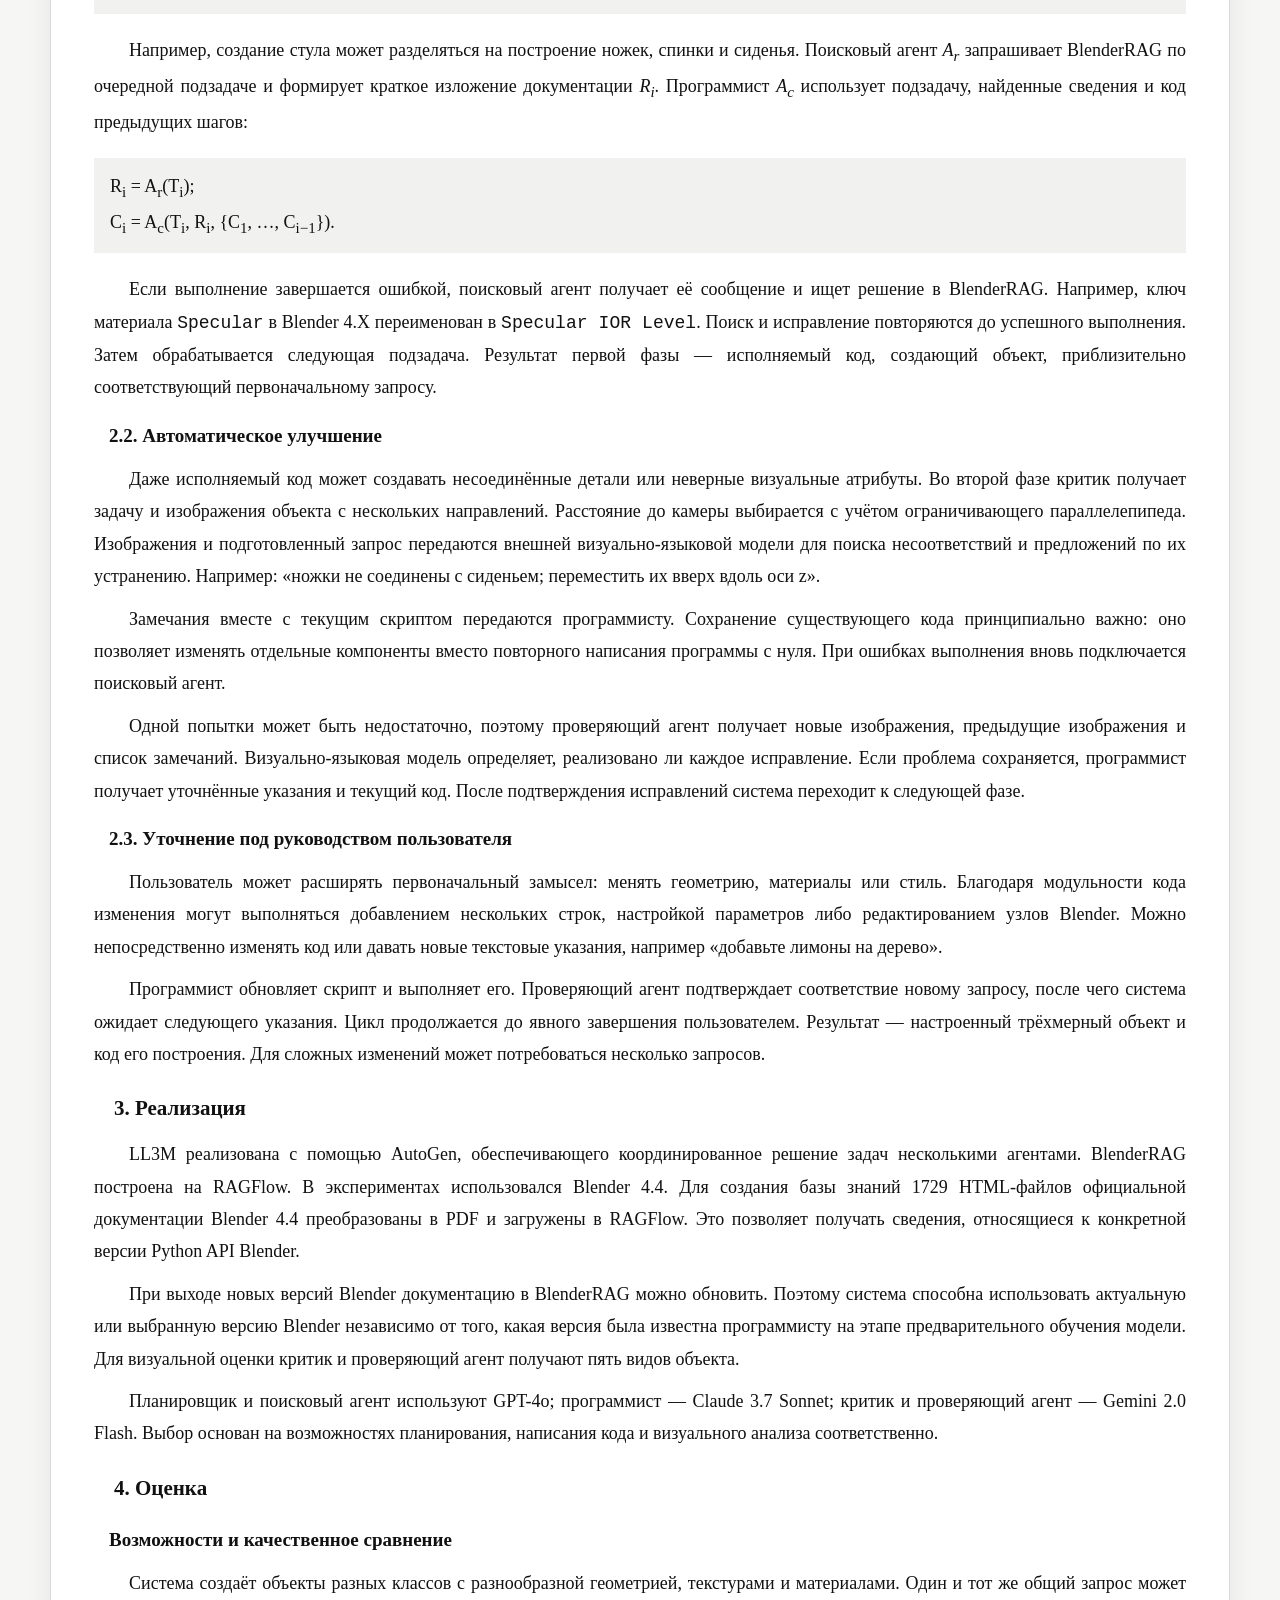
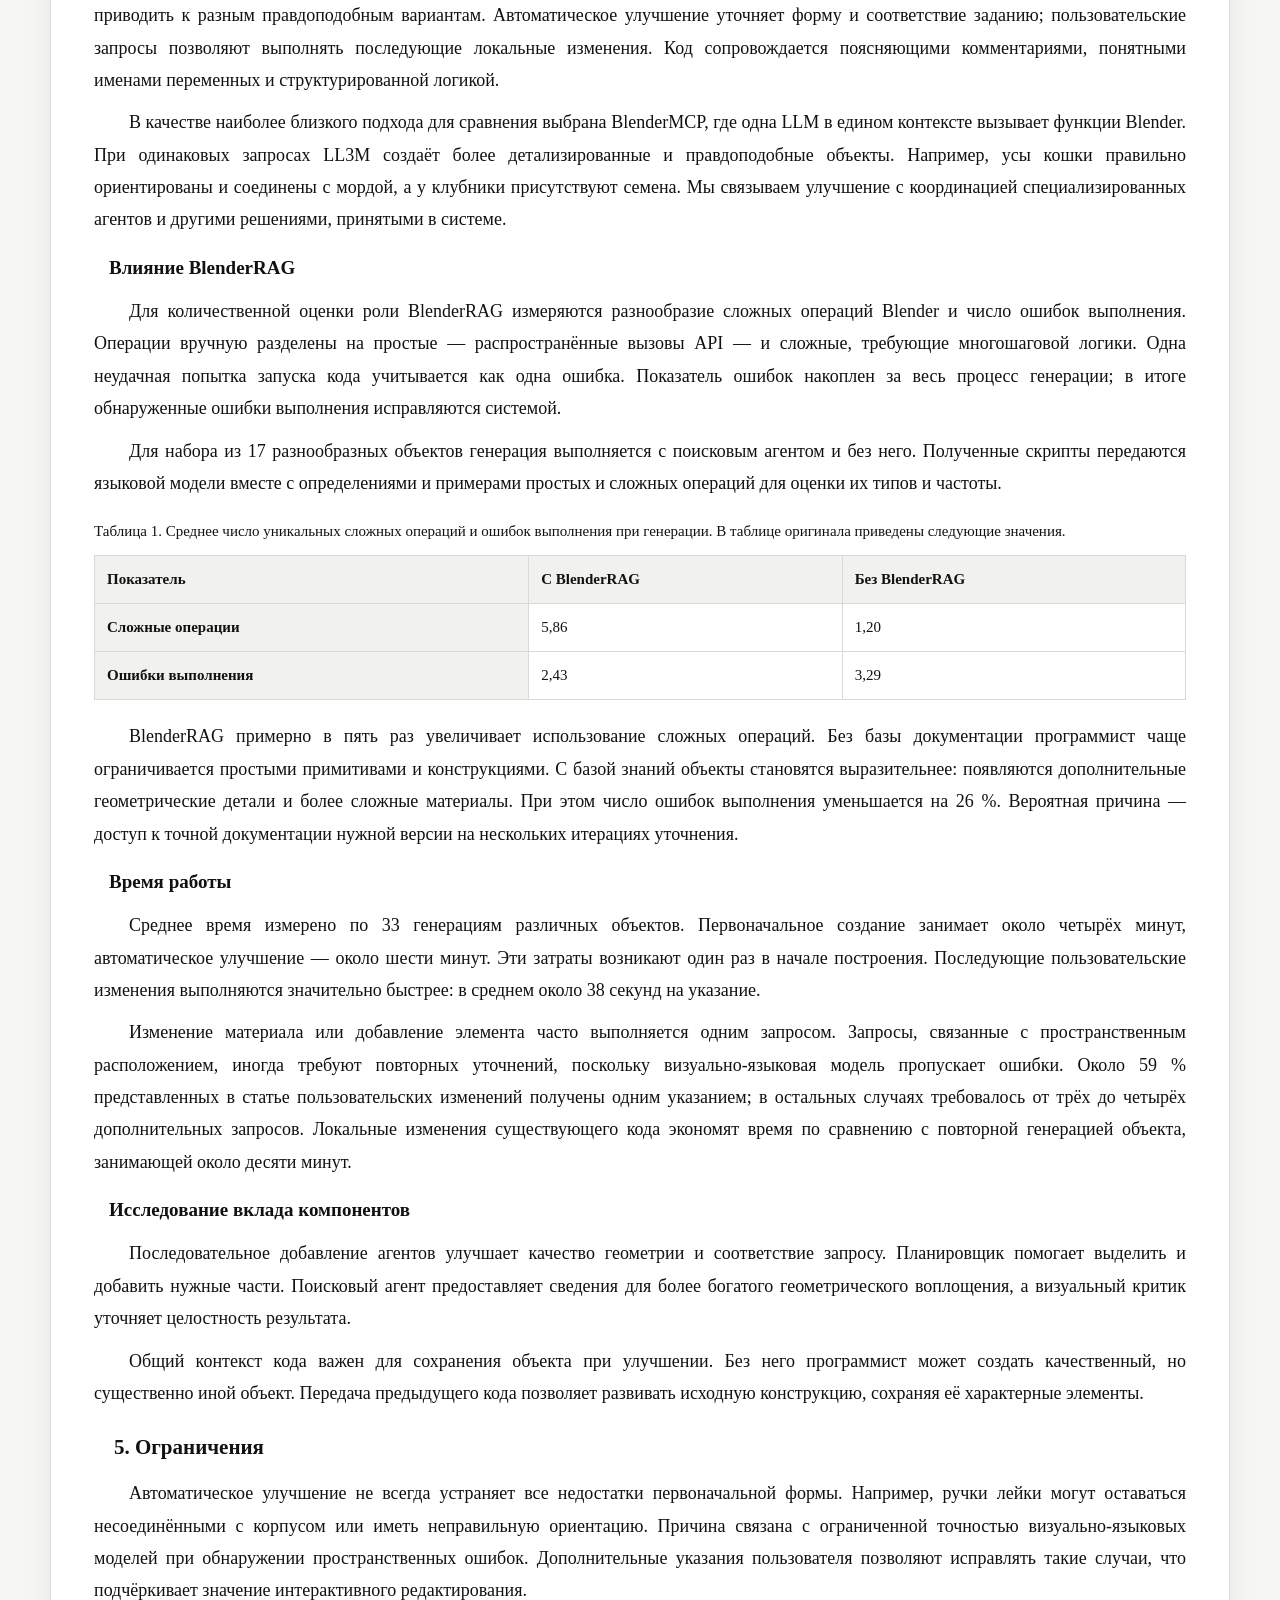
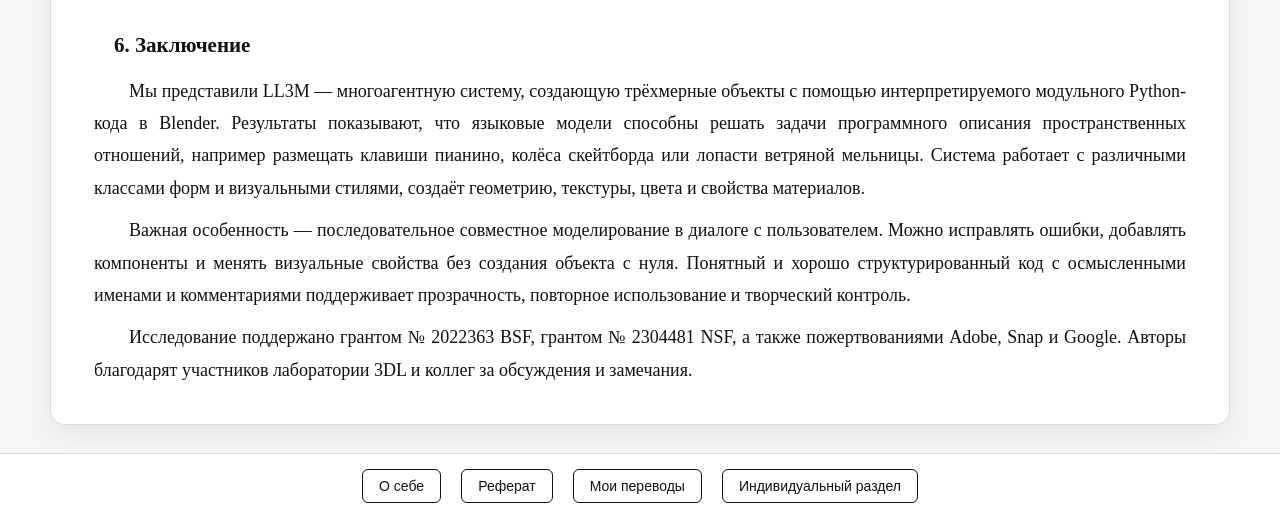
<file: scientific_works/translations/ll3m.htm>
<!DOCTYPE html>
<html lang="ru">
<head>
    <meta charset="utf-8">
    <meta name="viewport" content="width=device-width, initial-scale=1">
    <meta name="description" content="LL3M: большие языковые модели для трёхмерного моделирования">
    <title>LL3M: большие языковые модели для трёхмерного моделирования — перевод Руднева К. К.</title>
    <link rel="icon" href="../../images/master.jpg" type="image/jpeg">
    <link rel="stylesheet" href="../../css/master_style.css">
    <link rel="stylesheet" href="../../css/scientific_works.css">
    <link rel="stylesheet" href="../../css/translations.css">
    <meta name="author" content="Руднев Константин Константинович — перевод">
</head>
<body id="top">
    <div id="topblock">
        <div id="donntu">
            <a href="http://donntu.ru" target="_blank" rel="noopener noreferrer">ДонНТУ</a>
            <a href="http://masters.donntu.ru" target="_blank" rel="noopener noreferrer" title="Перейти на портал магистров ДонНТУ">Портал магистров</a>
        </div>
    </div>

    <div id="header">
        <div id="photomag">
            <a href="../../rudnev_big.jpg"><img src="../../photo.jpg" width="180" height="240" alt="Магистр ДонНТУ Руднев Константин Константинович"></a>
        </div>
        <div id="headertext">
            <h1 class="hdr">Руднев Константин Константинович</h1>
            <h3 class="hdr"><a href="http://fisp.iknt.donntu.ru/">Факультет интеллектуальных систем и программирования</a></h3>
            <h3 class="hdr"><a href="http://kpi.fisp.donntu.ru/">Кафедра программной инженерии им. Л. П. Фельдмана</a></h3>
            <h3 class="hdr">Направление: 09.04.04 &laquo;Программная инженерия&raquo;<br>Профиль: &laquo;Методы и средства разработки программного обеспечения&raquo;</h3>
            <h2 class="hdr">Тема магистерской диссертации &laquo;Исследование применения современных нейронных сетей для повышения эффективности систем автоматизированного проектирования&raquo;</h2>
            <h3 class="hdr">Научный руководитель: кандидат технических наук, доцент Григорьев Александр Владимирович</h3>
        </div>
    </div>

    <div id="middleblock">
        <nav id="menu" aria-label="Основная навигация">
            <a class="button color" href="../../index.htm">О себе</a>
            <a class="button color" href="../../diss/index.htm">Реферат</a>
            <a class="button color" href="../index.htm">Научные труды</a>
            <a class="button color" href="../../ind/index.htm">Индивидуальный раздел</a>
        </nav>

        <main id="maintext" class="translation-page">
            <p class="breadcrumbs"><a href="../index.htm">Научные труды</a> / <a href="../index.htm#translations">Мои переводы</a></p>
            <h1>LL3M: большие языковые модели для трёхмерного моделирования</h1>
            <p class="translation-original" lang="en">LL3M: Large Language 3D Modelers</p>
            <div class="translation-meta">
                <p><strong>Авторы оригинала:</strong> <span lang="en">Sining Lu, Guan Chen, Nam Anh Dinh, Itai Lang, Ari Holtzman, Rana Hanocka</span></p>
                <p><strong>Перевод с английского:</strong> Руднев Константин Константинович.</p>
                <p><strong>Источник:</strong> Препринт arXiv:2508.08228v1, 11 августа 2025 года.</p>
                <p><strong>Дата перевода:</strong> <time datetime="2026-11-02">2 ноября 2026 года</time>.</p>
                <p><strong>Лицензия оригинала и условия распространения перевода:</strong> <a href="https://creativecommons.org/licenses/by/4.0/" rel="license noopener noreferrer" target="_blank">CC BY 4.0</a>. Изменения: перевод на русский язык и указанное ниже сокращение.</p>
            </div>
            <p class="translation-note"><strong>Объём перевода.</strong> Сокращённый перевод: аннотация, введение, метод, реализация, оценка, ограничения и заключение. Обзор литературы, отдельные качественные примеры, иллюстрации, приложения и библиография оригинала не воспроизводятся. Формулы представлены в линейной записи; численные результаты сохранены. Нумерация разделов адаптирована для этой страницы. Утверждения от первого лица и результаты экспериментов относятся к авторам оригинала.</p>
            <nav class="source-links" aria-label="Первоисточники"><a href="https://arxiv.org/html/2508.08228v1" target="_blank" rel="noopener noreferrer" lang="en">Оригинал на английском</a><a href="https://arxiv.org/pdf/2508.08228v1" target="_blank" rel="noopener noreferrer" lang="en">Оригинал PDF</a><a href="../../diss/index.htm#ref-4">Источник [4] в реферате</a></nav>
            <nav class="translation-contents" aria-label="Содержание перевода"><strong>Содержание</strong><ol><li><a href="#abstract">Аннотация</a></li><li><a href="#introduction">1. Введение</a></li><li><a href="#method">2. Метод</a></li><li><a href="#implementation">3. Реализация</a></li><li><a href="#evaluation">4. Оценка</a></li><li><a href="#limitations">5. Ограничения</a></li><li><a href="#conclusion">6. Заключение</a></li></ol></nav>
            <article aria-label="Текст перевода">
<h2 id="abstract">Аннотация</h2>
<p>Мы представляем LL3M — многоагентную систему, использующую предварительно обученные большие языковые модели (LLM) для создания трёхмерных объектов посредством написания интерпретируемого кода Python в Blender. Вместо привычного генеративного подхода, предполагающего обучение на коллекции трёхмерных данных, мы формулируем генерацию формы как задачу написания кода. Это повышает модульность, удобство редактирования и совместимость с рабочими процессами художников.</p>
<p>Получив текстовый запрос, LL3M координирует специализированных агентов, которые планируют, находят сведения, пишут, отлаживают и уточняют скрипты Blender для создания и редактирования геометрии и внешнего вида. Полученный код служит высокоуровневым, понятным человеку и документированным представлением сцен и объектов. Он использует сложные средства Blender — B-mesh, геометрические модификаторы и узлы шейдеров — для построения разнообразных форм, материалов и сцен.</p>
<p>Код даёт агентам и пользователям возможности для дальнейшего редактирования и экспериментов путём изменения программных конструкций и процедурных параметров. Это естественным образом поддерживает совместное творчество: агенты самостоятельно оценивают код и изображения, а последовательные указания пользователя позволяют уточнять результат. Общий контекст кода сохраняет сведения о предыдущих попытках. База знаний BlenderRAG, построенная по документации Blender API и используемая для генерации с дополнением поиском, предоставляет примеры, типы и функции, необходимые для сложного моделирования и корректного кода. Эксперименты демонстрируют возможности такого подхода для различных категорий объектов, изменений стиля и материалов и пользовательского редактирования.</p>

<h2 id="introduction">1. Введение</h2>
<p>Генерация редактируемой трёхмерной геометрии становится всё более практически значимой задачей компьютерной графики и зрения. Многие работы изучают геометрические представления для обучения генеративных моделей на больших коллекциях объектов. Мы рассматриваем иной вопрос: способны ли предварительно обученные большие языковые модели создавать трёхмерные объекты?</p>
<p>Непосредственный вывод списка вершин и граней представляет собой низкоуровневое описание, плохо отражающее общую высокоуровневую структуру разных форм. Успех языковых моделей в написании программ подсказывает альтернативу: сформулировать генерацию формы как задачу написания кода. Программы обеспечивают абстракцию и повторное использование. Например, вызовы функций, описывающих кривые Безье для ручки вазы, провода светильника или ножек стула, могут иметь общую структуру.</p>
<p>LL3M создаёт полноценные трёхмерные объекты из текстовых запросов без специализированных наборов данных и дополнительного обучения. Прямое обращение к одной LLM с просьбой написать скрипт Blender часто приводит к низкому качеству или ошибкам выполнения. Поэтому мы предлагаем несколько агентов с разными ролями, которые совместно планируют построение, получают примеры кода, исправляют ошибки и оценивают визуальный результат.</p>
<p>Вместо однократной генерации система позволяет последовательно уточнять объект дополнительными запросами. Изменение затрагивает соответствующую часть объекта, а модульный код поддерживает локальное редактирование. Пользователь может менять параметры материалов, цветов, узоров или размеров непосредственно в коде и узлах Blender. BlenderRAG предоставляет актуальную документацию и примеры сложных операций, расширяя возможности генерации исполняемых скриптов.</p>

<h2 id="method">2. Метод</h2>
<p>Цель системы — создать в Blender трёхмерный объект, соответствующий текстовому описанию и допускающий дальнейшее итеративное редактирование. Агент — это участник многоагентного взаимодействия на основе LLM с определённой ролью, инструкциями и инструментами. Инструментом может быть внешняя исполняемая функция, которую вызывает языковая модель.</p>
<p>Конвейер включает шесть агентов: планировщика, поискового агента, программиста, критика, проверяющего агента и агента пользовательской обратной связи. Планировщик разбивает исходный запрос на подзадачи. Поисковый агент извлекает и обобщает документацию Blender, предоставляя примеры и помогая исправлять ошибки. Программист пишет и выполняет код. Критик обнаруживает визуальные проблемы и предлагает исправления. Проверяющий агент определяет, реализованы ли предложенные изменения. Последний агент принимает дополнительные указания пользователя.</p>
<p>Обменом сообщениями и очерёдностью управляет внешний контроллер. Агенты используют общий контекст: каждому доступен вывод других участников и история взаимодействия. Процесс состоит из первоначального создания, автоматического улучшения и уточнения под руководством пользователя.</p>
<h3>2.1. Первоначальное создание</h3>
<p>Пользователь передаёт текстовый запрос <var>T</var>. Планировщик <var>A<sub>p</sub></var> разбивает его на <var>n</var> подзадач:</p>
<p class="formula">{T<sub>1</sub>, T<sub>2</sub>, …, T<sub>n</sub>} = A<sub>p</sub>(T).</p>
<p>Например, создание стула может разделяться на построение ножек, спинки и сиденья. Поисковый агент <var>A<sub>r</sub></var> запрашивает BlenderRAG по очередной подзадаче и формирует краткое изложение документации <var>R<sub>i</sub></var>. Программист <var>A<sub>c</sub></var> использует подзадачу, найденные сведения и код предыдущих шагов:</p>
<p class="formula">R<sub>i</sub> = A<sub>r</sub>(T<sub>i</sub>);<br>C<sub>i</sub> = A<sub>c</sub>(T<sub>i</sub>, R<sub>i</sub>, {C<sub>1</sub>, …, C<sub>i−1</sub>}).</p>
<p>Если выполнение завершается ошибкой, поисковый агент получает её сообщение и ищет решение в BlenderRAG. Например, ключ материала <code>Specular</code> в Blender 4.X переименован в <code>Specular IOR Level</code>. Поиск и исправление повторяются до успешного выполнения. Затем обрабатывается следующая подзадача. Результат первой фазы — исполняемый код, создающий объект, приблизительно соответствующий первоначальному запросу.</p>
<h3>2.2. Автоматическое улучшение</h3>
<p>Даже исполняемый код может создавать несоединённые детали или неверные визуальные атрибуты. Во второй фазе критик получает задачу и изображения объекта с нескольких направлений. Расстояние до камеры выбирается с учётом ограничивающего параллелепипеда. Изображения и подготовленный запрос передаются внешней визуально-языковой модели для поиска несоответствий и предложений по их устранению. Например: «ножки не соединены с сиденьем; переместить их вверх вдоль оси z».</p>
<p>Замечания вместе с текущим скриптом передаются программисту. Сохранение существующего кода принципиально важно: оно позволяет изменять отдельные компоненты вместо повторного написания программы с нуля. При ошибках выполнения вновь подключается поисковый агент.</p>
<p>Одной попытки может быть недостаточно, поэтому проверяющий агент получает новые изображения, предыдущие изображения и список замечаний. Визуально-языковая модель определяет, реализовано ли каждое исправление. Если проблема сохраняется, программист получает уточнённые указания и текущий код. После подтверждения исправлений система переходит к следующей фазе.</p>
<h3>2.3. Уточнение под руководством пользователя</h3>
<p>Пользователь может расширять первоначальный замысел: менять геометрию, материалы или стиль. Благодаря модульности кода изменения могут выполняться добавлением нескольких строк, настройкой параметров либо редактированием узлов Blender. Можно непосредственно изменять код или давать новые текстовые указания, например «добавьте лимоны на дерево».</p>
<p>Программист обновляет скрипт и выполняет его. Проверяющий агент подтверждает соответствие новому запросу, после чего система ожидает следующего указания. Цикл продолжается до явного завершения пользователем. Результат — настроенный трёхмерный объект и код его построения. Для сложных изменений может потребоваться несколько запросов.</p>

<h2 id="implementation">3. Реализация</h2>
<p>LL3M реализована с помощью AutoGen, обеспечивающего координированное решение задач несколькими агентами. BlenderRAG построена на RAGFlow. В экспериментах использовался Blender 4.4. Для создания базы знаний 1729 HTML-файлов официальной документации Blender 4.4 преобразованы в PDF и загружены в RAGFlow. Это позволяет получать сведения, относящиеся к конкретной версии Python API Blender.</p>
<p>При выходе новых версий Blender документацию в BlenderRAG можно обновить. Поэтому система способна использовать актуальную или выбранную версию Blender независимо от того, какая версия была известна программисту на этапе предварительного обучения модели. Для визуальной оценки критик и проверяющий агент получают пять видов объекта.</p>
<p>Планировщик и поисковый агент используют GPT-4o; программист — Claude 3.7 Sonnet; критик и проверяющий агент — Gemini 2.0 Flash. Выбор основан на возможностях планирования, написания кода и визуального анализа соответственно.</p>

<h2 id="evaluation">4. Оценка</h2>
<h3>Возможности и качественное сравнение</h3>
<p>Система создаёт объекты разных классов с разнообразной геометрией, текстурами и материалами. Один и тот же общий запрос может приводить к разным правдоподобным вариантам. Автоматическое улучшение уточняет форму и соответствие заданию; пользовательские запросы позволяют выполнять последующие локальные изменения. Код сопровождается поясняющими комментариями, понятными именами переменных и структурированной логикой.</p>
<p>В качестве наиболее близкого подхода для сравнения выбрана BlenderMCP, где одна LLM в едином контексте вызывает функции Blender. При одинаковых запросах LL3M создаёт более детализированные и правдоподобные объекты. Например, усы кошки правильно ориентированы и соединены с мордой, а у клубники присутствуют семена. Мы связываем улучшение с координацией специализированных агентов и другими решениями, принятыми в системе.</p>
<h3>Влияние BlenderRAG</h3>
<p>Для количественной оценки роли BlenderRAG измеряются разнообразие сложных операций Blender и число ошибок выполнения. Операции вручную разделены на простые — распространённые вызовы API — и сложные, требующие многошаговой логики. Одна неудачная попытка запуска кода учитывается как одна ошибка. Показатель ошибок накоплен за весь процесс генерации; в итоге обнаруженные ошибки выполнения исправляются системой.</p>
<p>Для набора из 17 разнообразных объектов генерация выполняется с поисковым агентом и без него. Полученные скрипты передаются языковой модели вместе с определениями и примерами простых и сложных операций для оценки их типов и частоты.</p>
<div class="table-scroll" role="region" aria-label="Оценка BlenderRAG" tabindex="0"><table>
<caption>Таблица 1. Среднее число уникальных сложных операций и ошибок выполнения при генерации. В таблице оригинала приведены следующие значения.</caption>
<thead><tr><th scope="col">Показатель</th><th scope="col">С BlenderRAG</th><th scope="col">Без BlenderRAG</th></tr></thead>
<tbody><tr><th scope="row">Сложные операции</th><td>5,86</td><td>1,20</td></tr><tr><th scope="row">Ошибки выполнения</th><td>2,43</td><td>3,29</td></tr></tbody></table></div>
<p>BlenderRAG примерно в пять раз увеличивает использование сложных операций. Без базы документации программист чаще ограничивается простыми примитивами и конструкциями. С базой знаний объекты становятся выразительнее: появляются дополнительные геометрические детали и более сложные материалы. При этом число ошибок выполнения уменьшается на 26 %. Вероятная причина — доступ к точной документации нужной версии на нескольких итерациях уточнения.</p>
<h3>Время работы</h3>
<p>Среднее время измерено по 33 генерациям различных объектов. Первоначальное создание занимает около четырёх минут, автоматическое улучшение — около шести минут. Эти затраты возникают один раз в начале построения. Последующие пользовательские изменения выполняются значительно быстрее: в среднем около 38 секунд на указание.</p>
<p>Изменение материала или добавление элемента часто выполняется одним запросом. Запросы, связанные с пространственным расположением, иногда требуют повторных уточнений, поскольку визуально-языковая модель пропускает ошибки. Около 59 % представленных в статье пользовательских изменений получены одним указанием; в остальных случаях требовалось от трёх до четырёх дополнительных запросов. Локальные изменения существующего кода экономят время по сравнению с повторной генерацией объекта, занимающей около десяти минут.</p>
<h3>Исследование вклада компонентов</h3>
<p>Последовательное добавление агентов улучшает качество геометрии и соответствие запросу. Планировщик помогает выделить и добавить нужные части. Поисковый агент предоставляет сведения для более богатого геометрического воплощения, а визуальный критик уточняет целостность результата.</p>
<p>Общий контекст кода важен для сохранения объекта при улучшении. Без него программист может создать качественный, но существенно иной объект. Передача предыдущего кода позволяет развивать исходную конструкцию, сохраняя её характерные элементы.</p>

<h2 id="limitations">5. Ограничения</h2>
<p>Автоматическое улучшение не всегда устраняет все недостатки первоначальной формы. Например, ручки лейки могут оставаться несоединёнными с корпусом или иметь неправильную ориентацию. Причина связана с ограниченной точностью визуально-языковых моделей при обнаружении пространственных ошибок. Дополнительные указания пользователя позволяют исправлять такие случаи, что подчёркивает значение интерактивного редактирования.</p>

<h2 id="conclusion">6. Заключение</h2>
<p>Мы представили LL3M — многоагентную систему, создающую трёхмерные объекты с помощью интерпретируемого модульного Python-кода в Blender. Результаты показывают, что языковые модели способны решать задачи программного описания пространственных отношений, например размещать клавиши пианино, колёса скейтборда или лопасти ветряной мельницы. Система работает с различными классами форм и визуальными стилями, создаёт геометрию, текстуры, цвета и свойства материалов.</p>
<p>Важная особенность — последовательное совместное моделирование в диалоге с пользователем. Можно исправлять ошибки, добавлять компоненты и менять визуальные свойства без создания объекта с нуля. Понятный и хорошо структурированный код с осмысленными именами и комментариями поддерживает прозрачность, повторное использование и творческий контроль.</p>
<p>Исследование поддержано грантом № 2022363 BSF, грантом № 2304481 NSF, а также пожертвованиями Adobe, Snap и Google. Авторы благодарят участников лаборатории 3DL и коллег за обсуждения и замечания.</p>

            </article>

        </main>
    </div>
    <nav id="menub" aria-label="Навигация внизу страницы">
        <a class="mitemb" href="../../index.htm">О себе</a>
        <a class="mitemb" href="../../diss/index.htm">Реферат</a>
        <a class="mitemb" href="../index.htm#translations">Мои переводы</a>
        <a class="mitemb" href="../../ind/index.htm">Индивидуальный раздел</a>
    </nav>
</body>
</html>
</file>
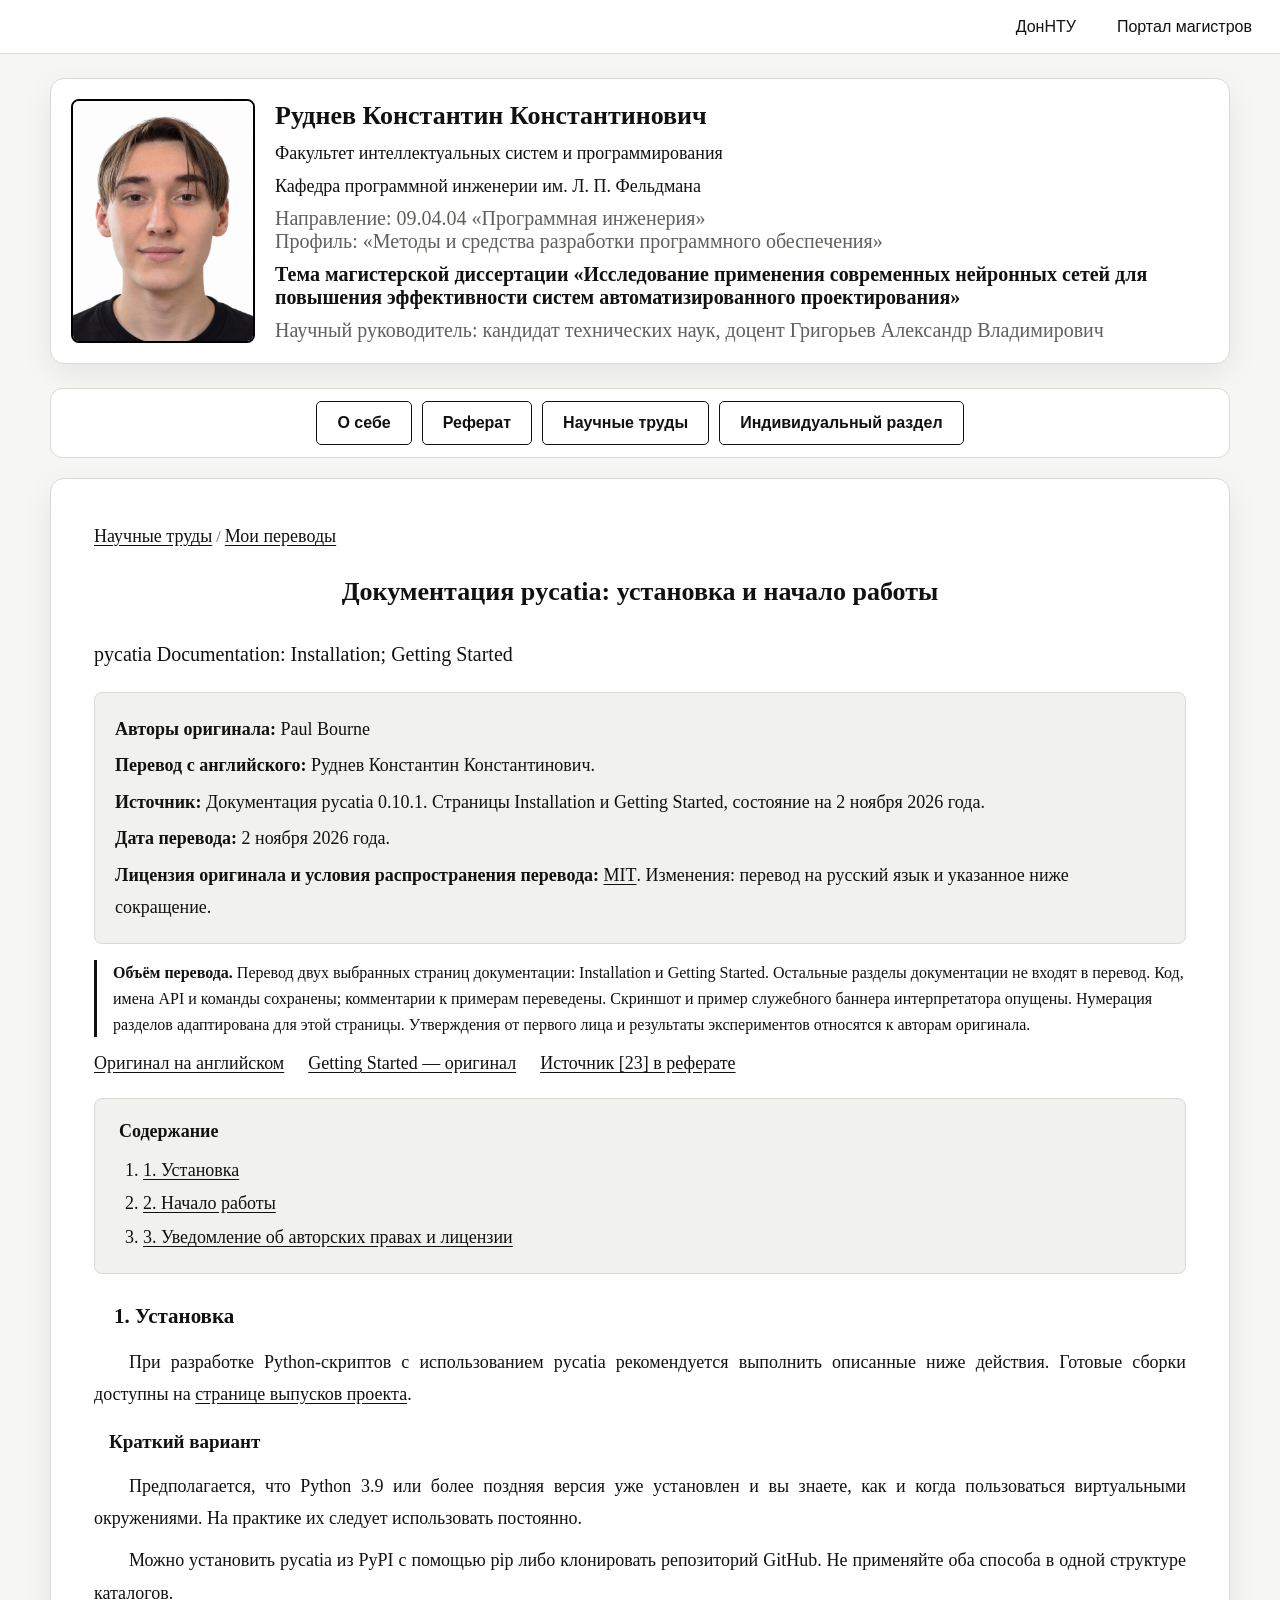
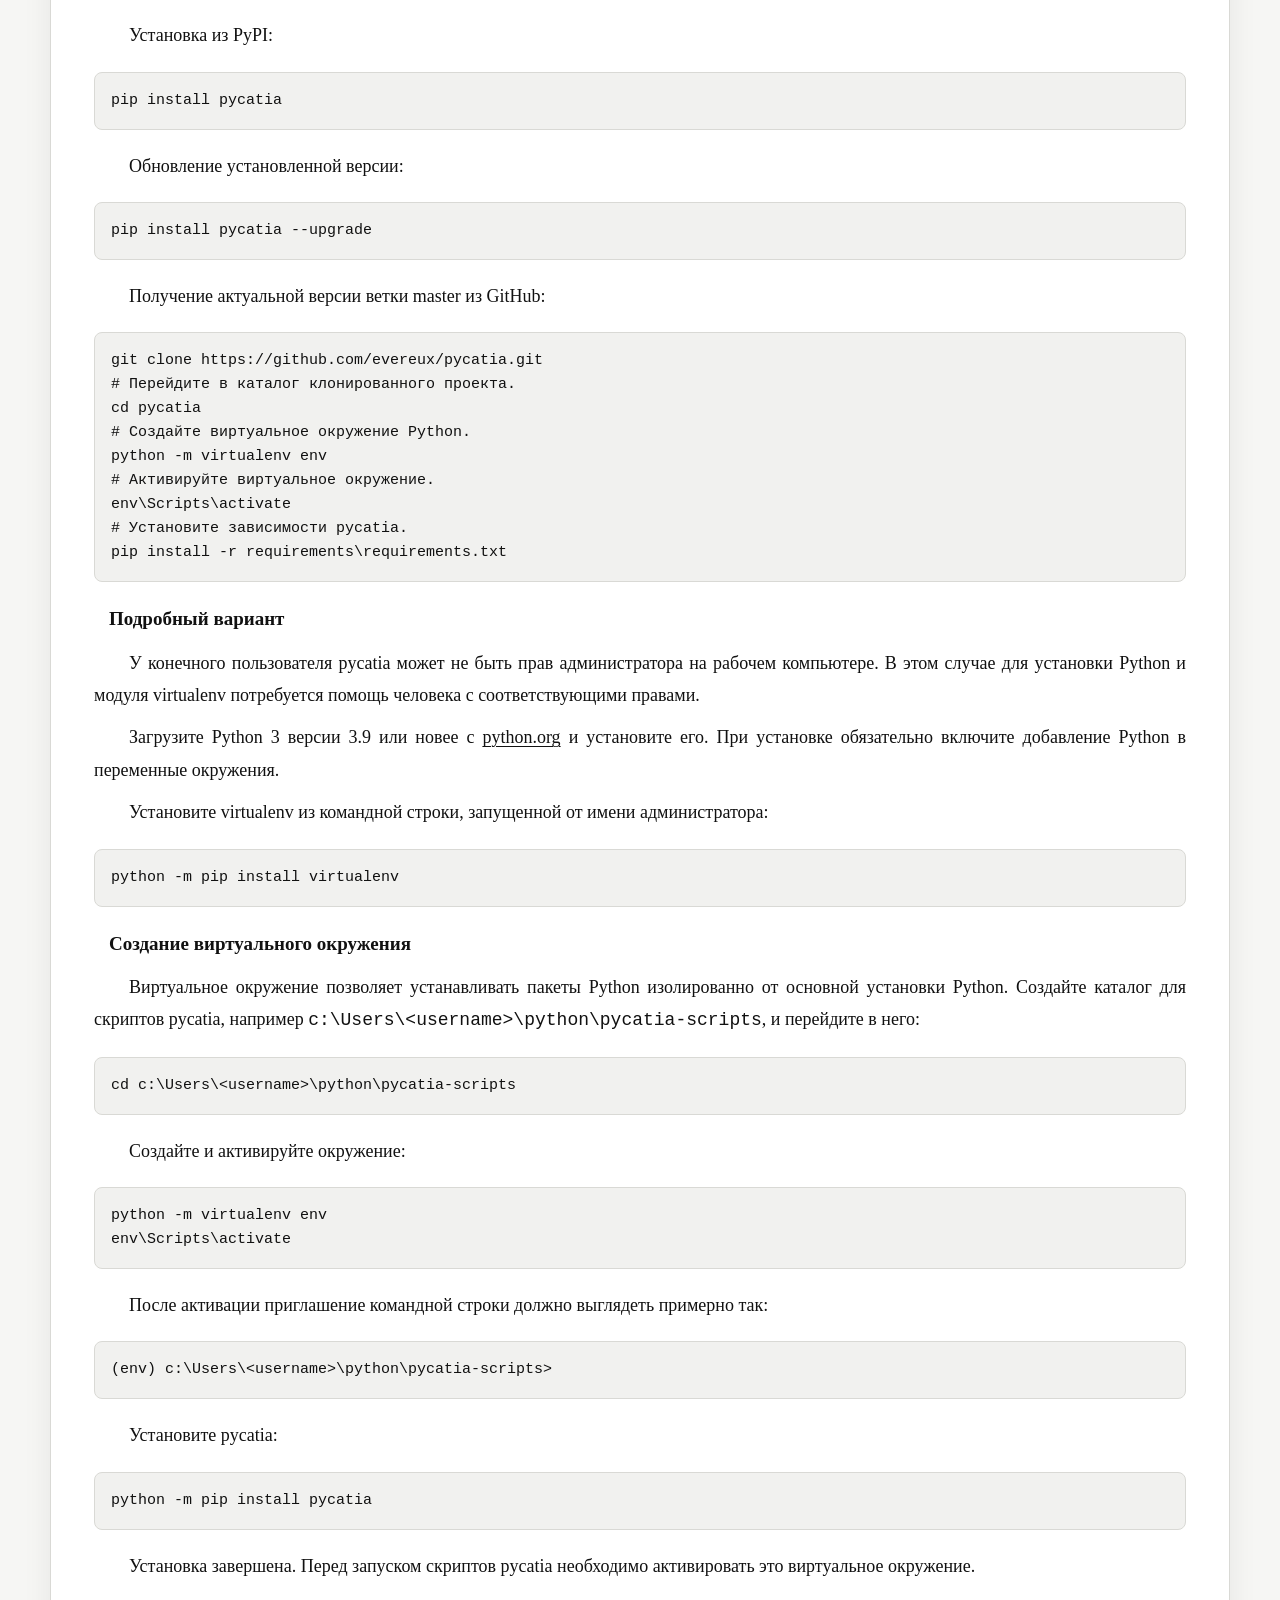
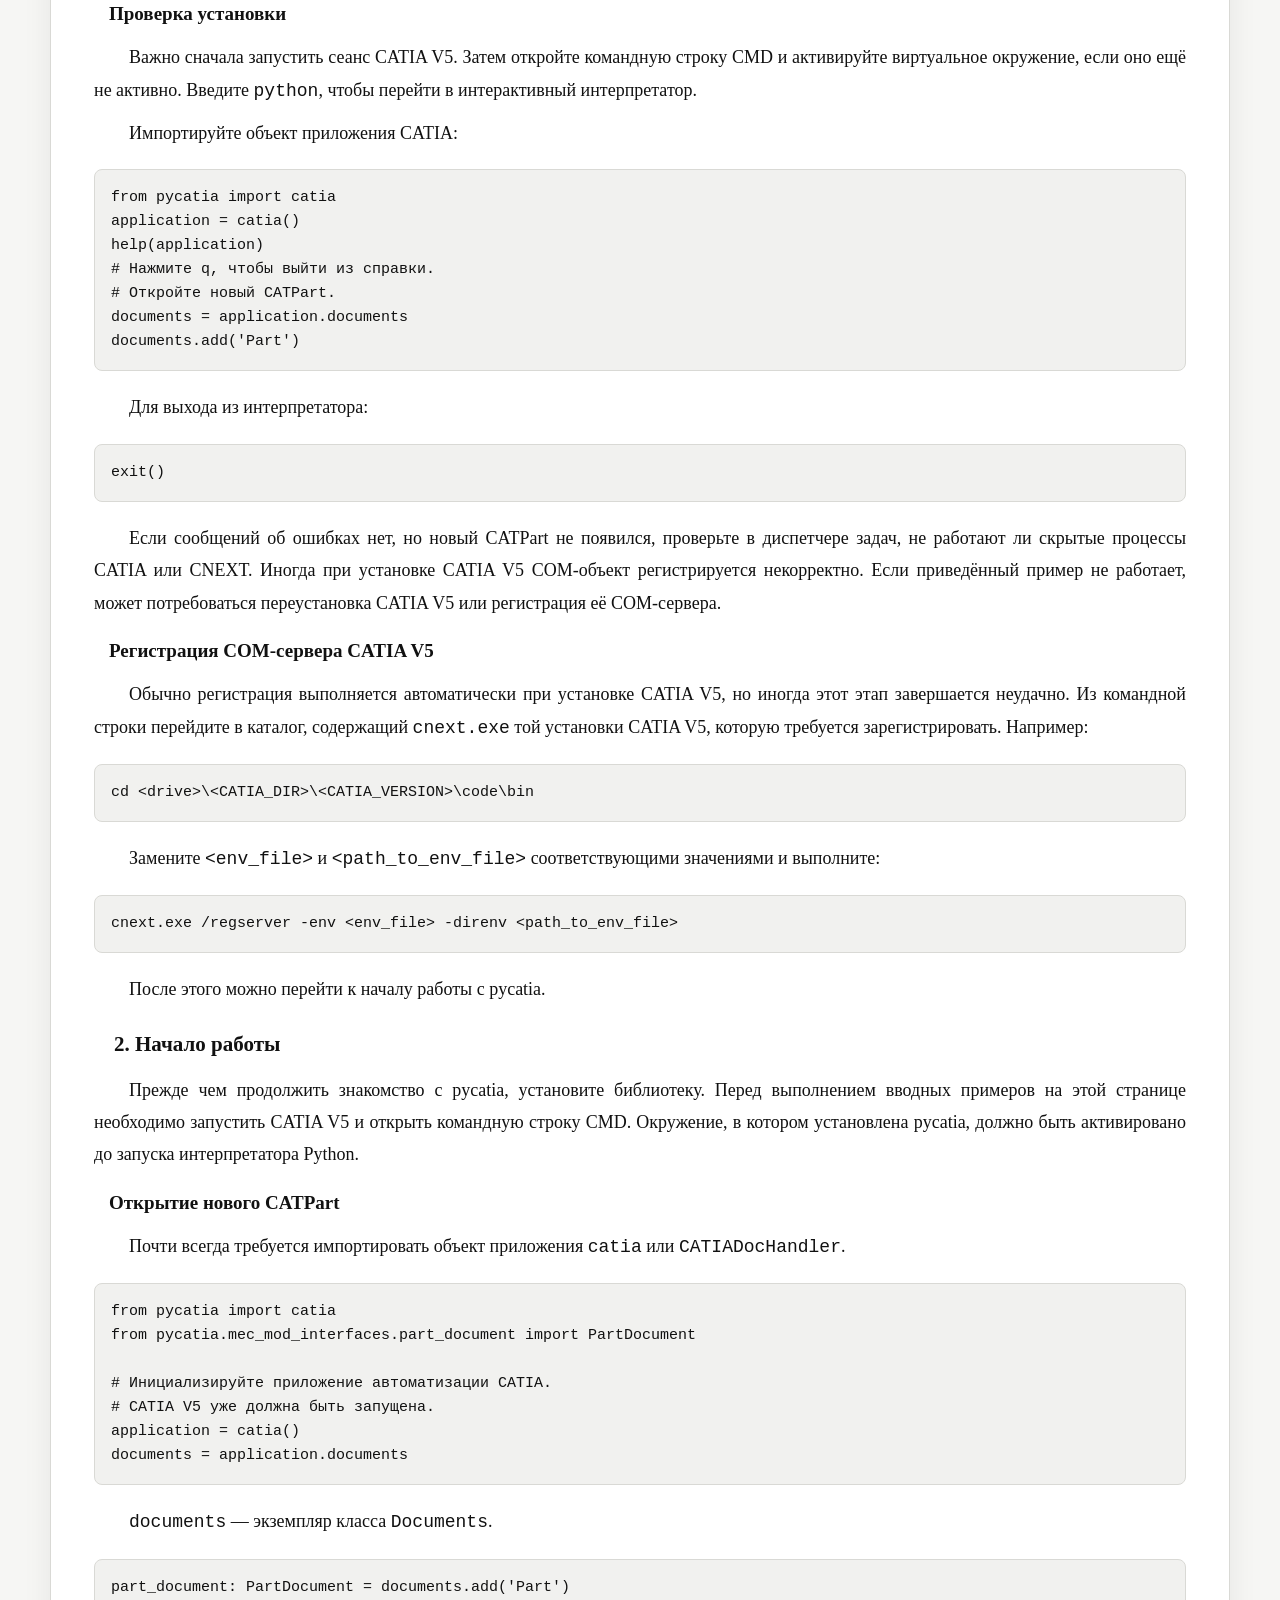
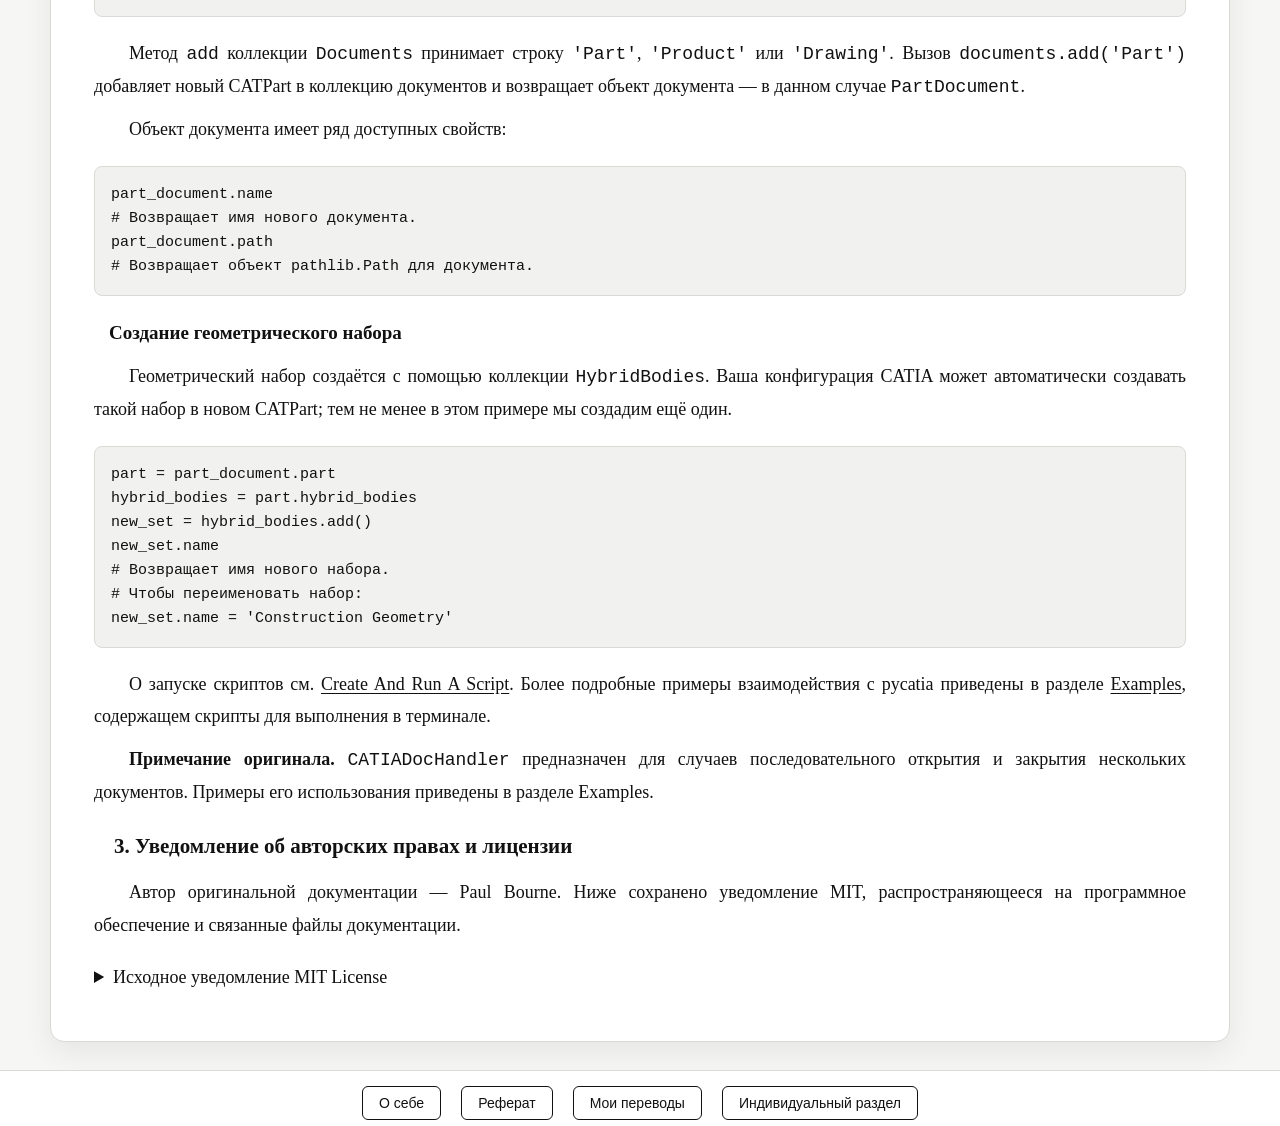
<file: scientific_works/translations/pycatia.htm>
<!DOCTYPE html>
<html lang="ru">
<head>
    <meta charset="utf-8">
    <meta name="viewport" content="width=device-width, initial-scale=1">
    <meta name="description" content="Документация pycatia: установка и начало работы">
    <title>Документация pycatia: установка и начало работы — перевод Руднева К. К.</title>
    <link rel="icon" href="../../images/master.jpg" type="image/jpeg">
    <link rel="stylesheet" href="../../css/master_style.css">
    <link rel="stylesheet" href="../../css/scientific_works.css">
    <link rel="stylesheet" href="../../css/translations.css">
    <meta name="author" content="Руднев Константин Константинович — перевод">
</head>
<body id="top">
    <div id="topblock">
        <div id="donntu">
            <a href="http://donntu.ru" target="_blank" rel="noopener noreferrer">ДонНТУ</a>
            <a href="http://masters.donntu.ru" target="_blank" rel="noopener noreferrer" title="Перейти на портал магистров ДонНТУ">Портал магистров</a>
        </div>
    </div>

    <div id="header">
        <div id="photomag">
            <a href="../../rudnev_big.jpg"><img src="../../photo.jpg" width="180" height="240" alt="Магистр ДонНТУ Руднев Константин Константинович"></a>
        </div>
        <div id="headertext">
            <h1 class="hdr">Руднев Константин Константинович</h1>
            <h3 class="hdr"><a href="http://fisp.iknt.donntu.ru/">Факультет интеллектуальных систем и программирования</a></h3>
            <h3 class="hdr"><a href="http://kpi.fisp.donntu.ru/">Кафедра программной инженерии им. Л. П. Фельдмана</a></h3>
            <h3 class="hdr">Направление: 09.04.04 &laquo;Программная инженерия&raquo;<br>Профиль: &laquo;Методы и средства разработки программного обеспечения&raquo;</h3>
            <h2 class="hdr">Тема магистерской диссертации &laquo;Исследование применения современных нейронных сетей для повышения эффективности систем автоматизированного проектирования&raquo;</h2>
            <h3 class="hdr">Научный руководитель: кандидат технических наук, доцент Григорьев Александр Владимирович</h3>
        </div>
    </div>

    <div id="middleblock">
        <nav id="menu" aria-label="Основная навигация">
            <a class="button color" href="../../index.htm">О себе</a>
            <a class="button color" href="../../diss/index.htm">Реферат</a>
            <a class="button color" href="../index.htm">Научные труды</a>
            <a class="button color" href="../../ind/index.htm">Индивидуальный раздел</a>
        </nav>

        <main id="maintext" class="translation-page">
            <p class="breadcrumbs"><a href="../index.htm">Научные труды</a> / <a href="../index.htm#translations">Мои переводы</a></p>
            <h1>Документация pycatia: установка и начало работы</h1>
            <p class="translation-original" lang="en">pycatia Documentation: Installation; Getting Started</p>
            <div class="translation-meta">
                <p><strong>Авторы оригинала:</strong> <span lang="en">Paul Bourne</span></p>
                <p><strong>Перевод с английского:</strong> Руднев Константин Константинович.</p>
                <p><strong>Источник:</strong> Документация pycatia 0.10.1. Страницы Installation и Getting Started, состояние на 2 ноября 2026 года.</p>
                <p><strong>Дата перевода:</strong> <time datetime="2026-11-02">2 ноября 2026 года</time>.</p>
                <p><strong>Лицензия оригинала и условия распространения перевода:</strong> <a href="https://github.com/evereux/pycatia/blob/master/LICENSE.txt" rel="license noopener noreferrer" target="_blank">MIT</a>. Изменения: перевод на русский язык и указанное ниже сокращение.</p>
            </div>
            <p class="translation-note"><strong>Объём перевода.</strong> Перевод двух выбранных страниц документации: Installation и Getting Started. Остальные разделы документации не входят в перевод. Код, имена API и команды сохранены; комментарии к примерам переведены. Скриншот и пример служебного баннера интерпретатора опущены. Нумерация разделов адаптирована для этой страницы. Утверждения от первого лица и результаты экспериментов относятся к авторам оригинала.</p>
            <nav class="source-links" aria-label="Первоисточники"><a href="https://pycatia.readthedocs.io/en/latest/installation.html" target="_blank" rel="noopener noreferrer" lang="en">Оригинал на английском</a><a href="https://pycatia.readthedocs.io/en/latest/introduction.html" target="_blank" rel="noopener noreferrer" lang="en">Getting Started — оригинал</a><a href="../../diss/index.htm#ref-23">Источник [23] в реферате</a></nav>
            <nav class="translation-contents" aria-label="Содержание перевода"><strong>Содержание</strong><ol><li><a href="#installation">1. Установка</a></li><li><a href="#getting-started">2. Начало работы</a></li><li><a href="#license">3. Уведомление об авторских правах и лицензии</a></li></ol></nav>
            <article aria-label="Текст перевода">
<h2 id="installation">1. Установка</h2>
<p>При разработке Python-скриптов с использованием pycatia рекомендуется выполнить описанные ниже действия. Готовые сборки доступны на <a href="https://github.com/evereux/pycatia/releases" target="_blank" rel="noopener noreferrer">странице выпусков проекта</a>.</p>
<h3>Краткий вариант</h3>
<p>Предполагается, что Python 3.9 или более поздняя версия уже установлен и вы знаете, как и когда пользоваться виртуальными окружениями. На практике их следует использовать постоянно.</p>
<p>Можно установить pycatia из PyPI с помощью pip либо клонировать репозиторий GitHub. Не применяйте оба способа в одной структуре каталогов.</p>
<p>Установка из PyPI:</p>
<pre><code>pip install pycatia</code></pre>
<p>Обновление установленной версии:</p>
<pre><code>pip install pycatia --upgrade</code></pre>
<p>Получение актуальной версии ветки master из GitHub:</p>
<pre><code>git clone https://github.com/evereux/pycatia.git
# Перейдите в каталог клонированного проекта.
cd pycatia
# Создайте виртуальное окружение Python.
python -m virtualenv env
# Активируйте виртуальное окружение.
env\Scripts\activate
# Установите зависимости pycatia.
pip install -r requirements\requirements.txt</code></pre>
<h3>Подробный вариант</h3>
<p>У конечного пользователя pycatia может не быть прав администратора на рабочем компьютере. В этом случае для установки Python и модуля virtualenv потребуется помощь человека с соответствующими правами.</p>
<p>Загрузите Python 3 версии 3.9 или новее с <a href="https://www.python.org/" target="_blank" rel="noopener noreferrer">python.org</a> и установите его. При установке обязательно включите добавление Python в переменные окружения.</p>
<p>Установите virtualenv из командной строки, запущенной от имени администратора:</p>
<pre><code>python -m pip install virtualenv</code></pre>
<h3>Создание виртуального окружения</h3>
<p>Виртуальное окружение позволяет устанавливать пакеты Python изолированно от основной установки Python. Создайте каталог для скриптов pycatia, например <code>c:\Users\&lt;username&gt;\python\pycatia-scripts</code>, и перейдите в него:</p>
<pre><code>cd c:\Users\&lt;username&gt;\python\pycatia-scripts</code></pre>
<p>Создайте и активируйте окружение:</p>
<pre><code>python -m virtualenv env
env\Scripts\activate</code></pre>
<p>После активации приглашение командной строки должно выглядеть примерно так:</p>
<pre><code>(env) c:\Users\&lt;username&gt;\python\pycatia-scripts&gt;</code></pre>
<p>Установите pycatia:</p>
<pre><code>python -m pip install pycatia</code></pre>
<p>Установка завершена. Перед запуском скриптов pycatia необходимо активировать это виртуальное окружение.</p>
<h3>Проверка установки</h3>
<p>Важно сначала запустить сеанс CATIA V5. Затем откройте командную строку CMD и активируйте виртуальное окружение, если оно ещё не активно. Введите <code>python</code>, чтобы перейти в интерактивный интерпретатор.</p>
<p>Импортируйте объект приложения CATIA:</p>
<pre><code>from pycatia import catia
application = catia()
help(application)
# Нажмите q, чтобы выйти из справки.
# Откройте новый CATPart.
documents = application.documents
documents.add('Part')</code></pre>
<p>Для выхода из интерпретатора:</p>
<pre><code>exit()</code></pre>
<p>Если сообщений об ошибках нет, но новый CATPart не появился, проверьте в диспетчере задач, не работают ли скрытые процессы CATIA или CNEXT. Иногда при установке CATIA V5 COM-объект регистрируется некорректно. Если приведённый пример не работает, может потребоваться переустановка CATIA V5 или регистрация её COM-сервера.</p>
<h3>Регистрация COM-сервера CATIA V5</h3>
<p>Обычно регистрация выполняется автоматически при установке CATIA V5, но иногда этот этап завершается неудачно. Из командной строки перейдите в каталог, содержащий <code>cnext.exe</code> той установки CATIA V5, которую требуется зарегистрировать. Например:</p>
<pre><code>cd &lt;drive&gt;\&lt;CATIA_DIR&gt;\&lt;CATIA_VERSION&gt;\code\bin</code></pre>
<p>Замените <code>&lt;env_file&gt;</code> и <code>&lt;path_to_env_file&gt;</code> соответствующими значениями и выполните:</p>
<pre><code>cnext.exe /regserver -env &lt;env_file&gt; -direnv &lt;path_to_env_file&gt;</code></pre>
<p>После этого можно перейти к началу работы с pycatia.</p>

<h2 id="getting-started">2. Начало работы</h2>
<p>Прежде чем продолжить знакомство с pycatia, установите библиотеку. Перед выполнением вводных примеров на этой странице необходимо запустить CATIA V5 и открыть командную строку CMD. Окружение, в котором установлена pycatia, должно быть активировано до запуска интерпретатора Python.</p>
<h3>Открытие нового CATPart</h3>
<p>Почти всегда требуется импортировать объект приложения <code>catia</code> или <code>CATIADocHandler</code>.</p>
<pre><code>from pycatia import catia
from pycatia.mec_mod_interfaces.part_document import PartDocument

# Инициализируйте приложение автоматизации CATIA.
# CATIA V5 уже должна быть запущена.
application = catia()
documents = application.documents</code></pre>
<p><code>documents</code> — экземпляр класса <code>Documents</code>.</p>
<pre><code>part_document: PartDocument = documents.add('Part')</code></pre>
<p>Метод <code>add</code> коллекции <code>Documents</code> принимает строку <code>'Part'</code>, <code>'Product'</code> или <code>'Drawing'</code>. Вызов <code>documents.add('Part')</code> добавляет новый CATPart в коллекцию документов и возвращает объект документа — в данном случае <code>PartDocument</code>.</p>
<p>Объект документа имеет ряд доступных свойств:</p>
<pre><code>part_document.name
# Возвращает имя нового документа.
part_document.path
# Возвращает объект pathlib.Path для документа.</code></pre>
<h3>Создание геометрического набора</h3>
<p>Геометрический набор создаётся с помощью коллекции <code>HybridBodies</code>. Ваша конфигурация CATIA может автоматически создавать такой набор в новом CATPart; тем не менее в этом примере мы создадим ещё один.</p>
<pre><code>part = part_document.part
hybrid_bodies = part.hybrid_bodies
new_set = hybrid_bodies.add()
new_set.name
# Возвращает имя нового набора.
# Чтобы переименовать набор:
new_set.name = 'Construction Geometry'</code></pre>
<p>О запуске скриптов см. <a href="https://pycatia.readthedocs.io/en/latest/create_and_run_a_script.html" target="_blank" rel="noopener noreferrer" lang="en">Create And Run A Script</a>. Более подробные примеры взаимодействия с pycatia приведены в разделе <a href="https://pycatia.readthedocs.io/en/latest/examples.html" target="_blank" rel="noopener noreferrer" lang="en">Examples</a>, содержащем скрипты для выполнения в терминале.</p>
<p><strong>Примечание оригинала.</strong> <code>CATIADocHandler</code> предназначен для случаев последовательного открытия и закрытия нескольких документов. Примеры его использования приведены в разделе Examples.</p>

<h2 id="license">3. Уведомление об авторских правах и лицензии</h2>
<p>Автор оригинальной документации — Paul Bourne. Ниже сохранено уведомление MIT, распространяющееся на программное обеспечение и связанные файлы документации.</p>
<details><summary>Исходное уведомление MIT License</summary><pre class="license-text" lang="en"><code>MIT License

Copyright (c) 2018 Paul Bourne

Permission is hereby granted, free of charge, to any person obtaining a copy
of this software and associated documentation files (the "Software"), to deal
in the Software without restriction, including without limitation the rights
to use, copy, modify, merge, publish, distribute, sublicense, and/or sell
copies of the Software, and to permit persons to whom the Software is
furnished to do so, subject to the following conditions:

The above copyright notice and this permission notice shall be included in all
copies or substantial portions of the Software.

THE SOFTWARE IS PROVIDED "AS IS", WITHOUT WARRANTY OF ANY KIND, EXPRESS OR
IMPLIED, INCLUDING BUT NOT LIMITED TO THE WARRANTIES OF MERCHANTABILITY,
FITNESS FOR A PARTICULAR PURPOSE AND NONINFRINGEMENT. IN NO EVENT SHALL THE
AUTHORS OR COPYRIGHT HOLDERS BE LIABLE FOR ANY CLAIM, DAMAGES OR OTHER
LIABILITY, WHETHER IN AN ACTION OF CONTRACT, TORT OR OTHERWISE, ARISING FROM,
OUT OF OR IN CONNECTION WITH THE SOFTWARE OR THE USE OR OTHER DEALINGS IN THE
SOFTWARE.</code></pre></details>

            </article>

        </main>
    </div>
    <nav id="menub" aria-label="Навигация внизу страницы">
        <a class="mitemb" href="../../index.htm">О себе</a>
        <a class="mitemb" href="../../diss/index.htm">Реферат</a>
        <a class="mitemb" href="../index.htm#translations">Мои переводы</a>
        <a class="mitemb" href="../../ind/index.htm">Индивидуальный раздел</a>
    </nav>
</body>
</html>
</file>
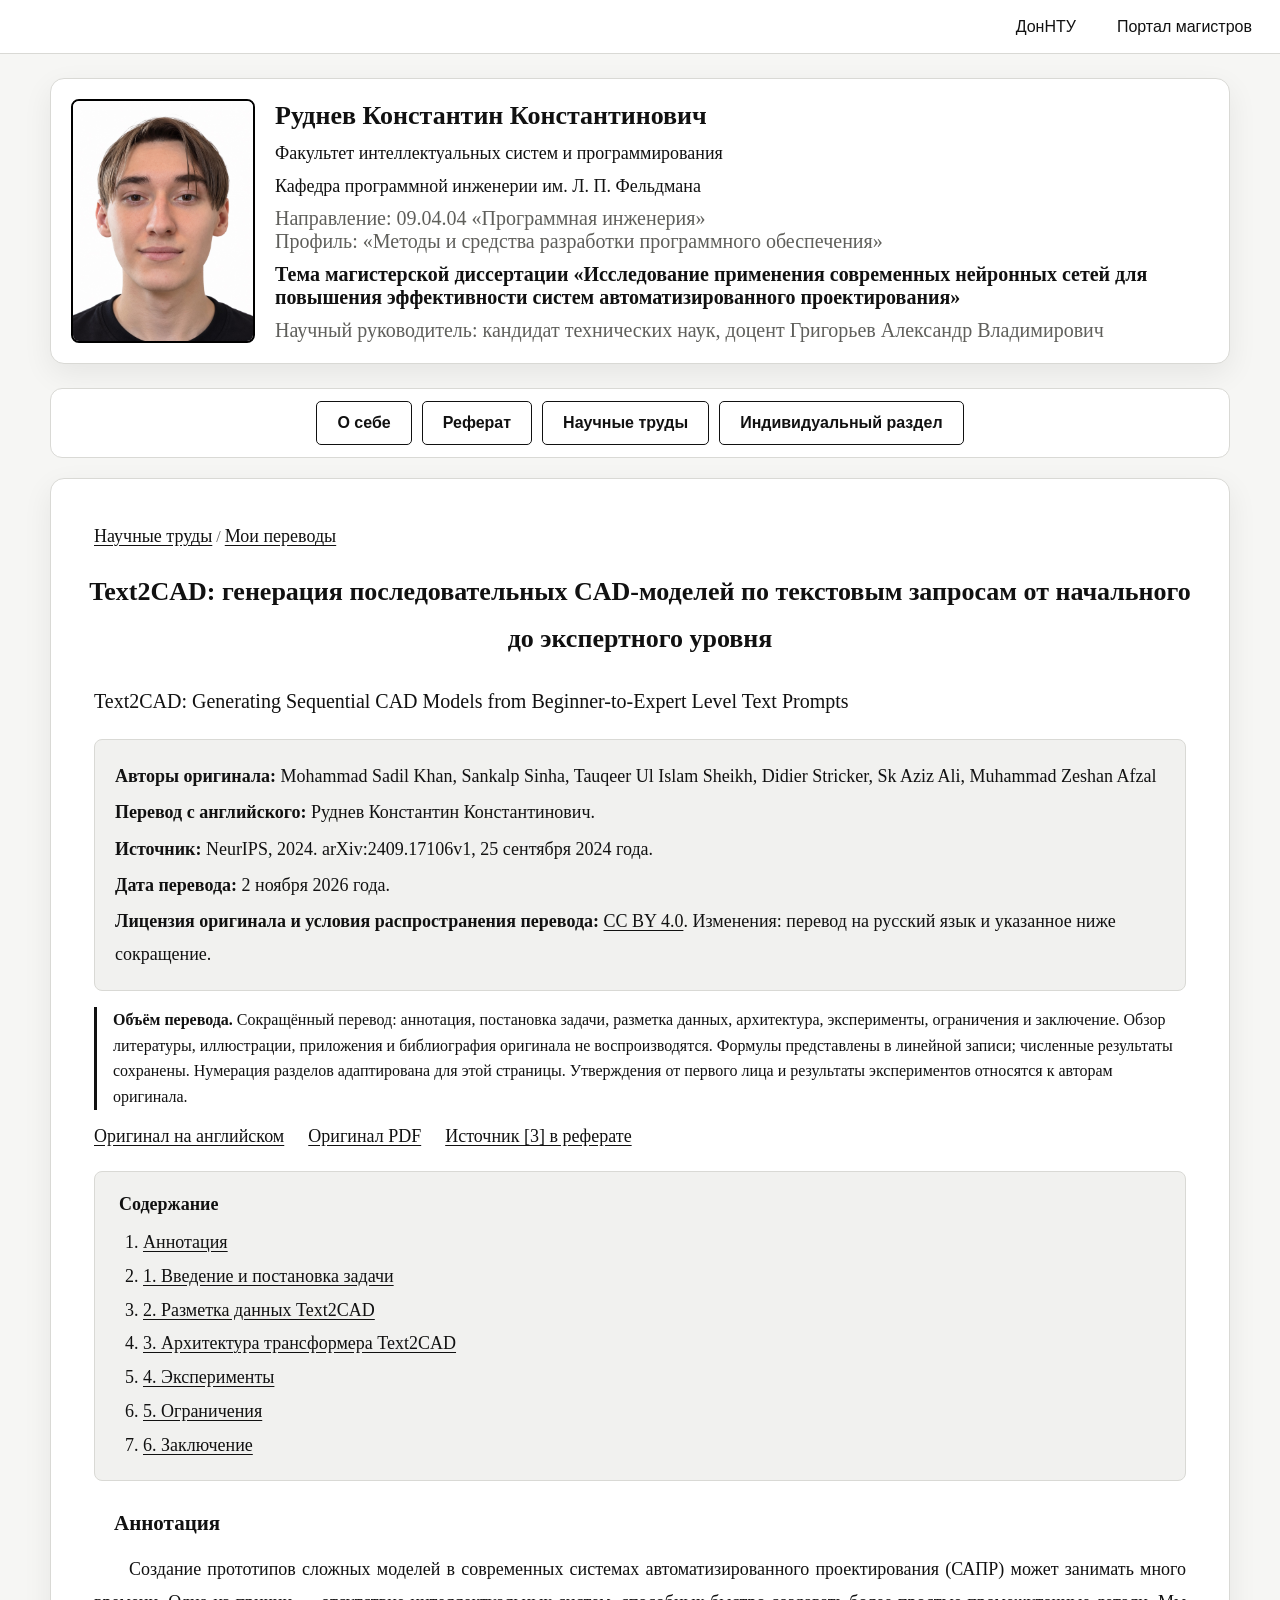
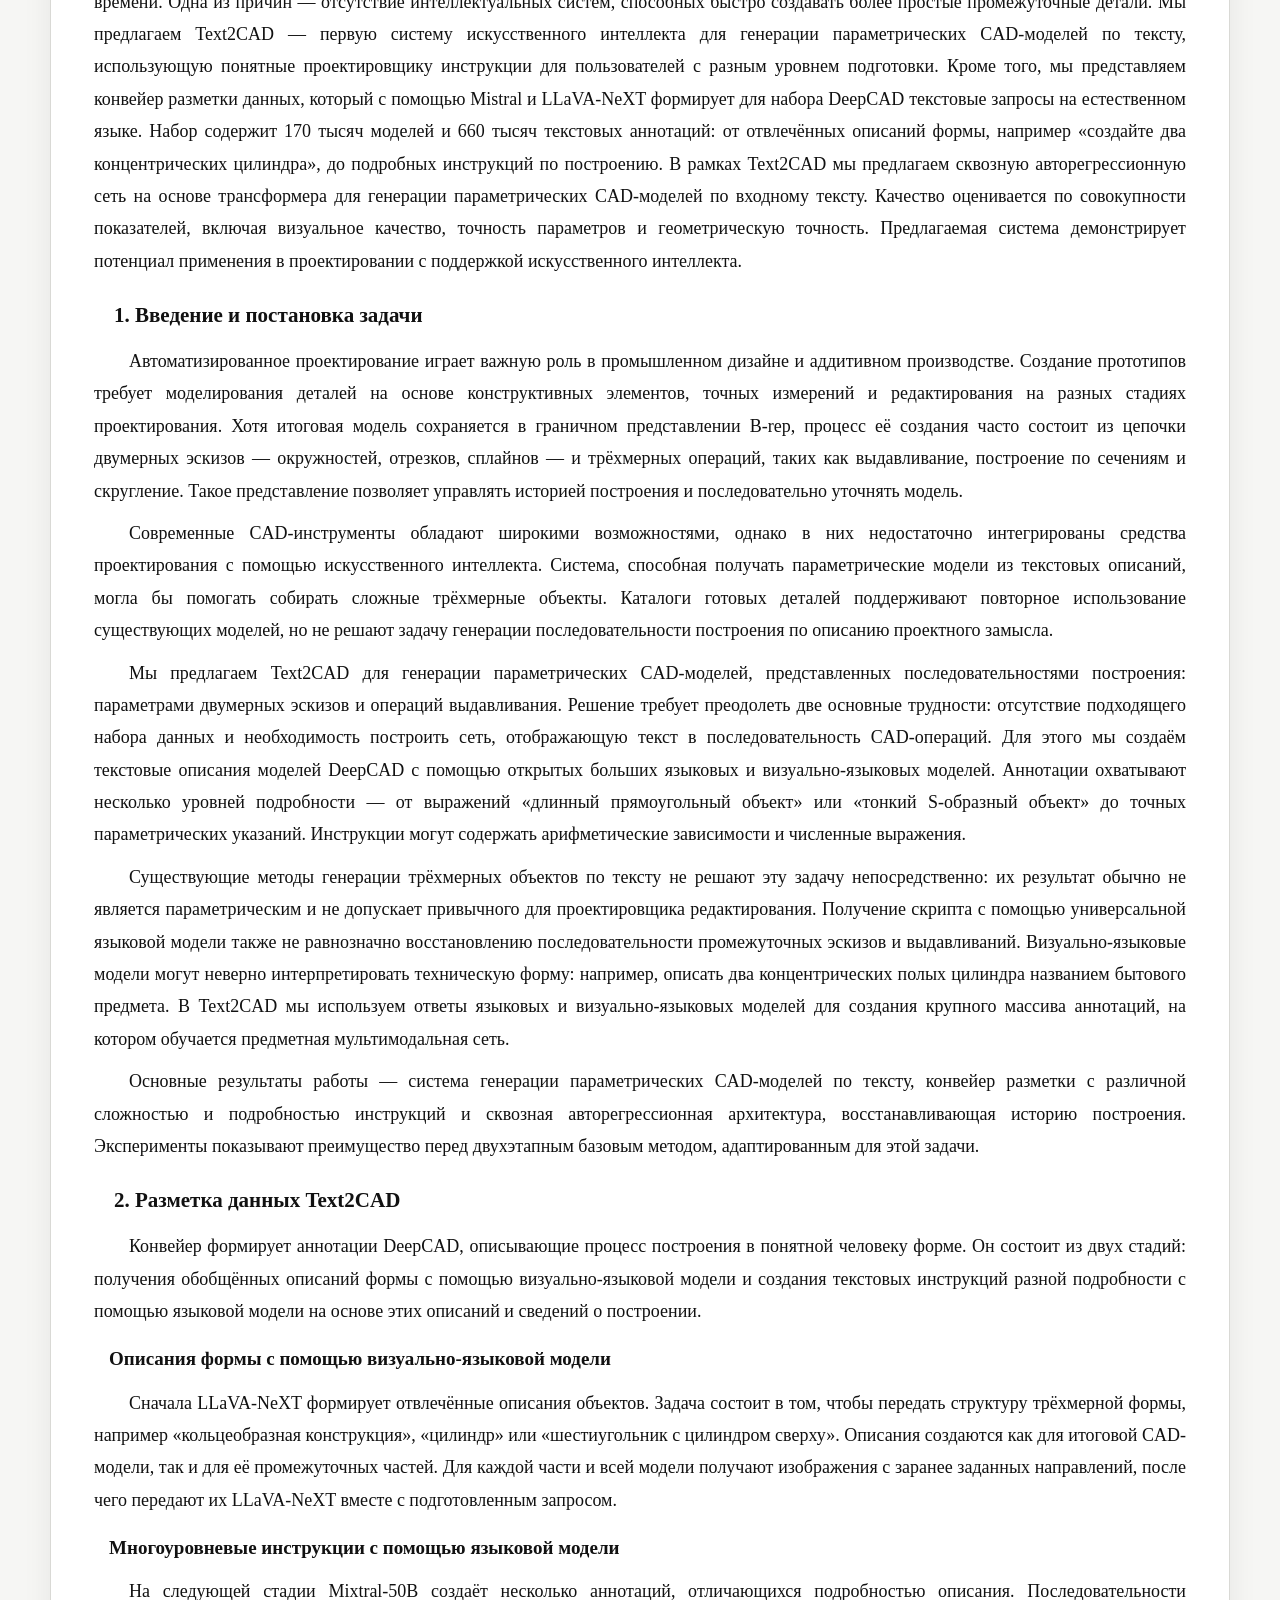
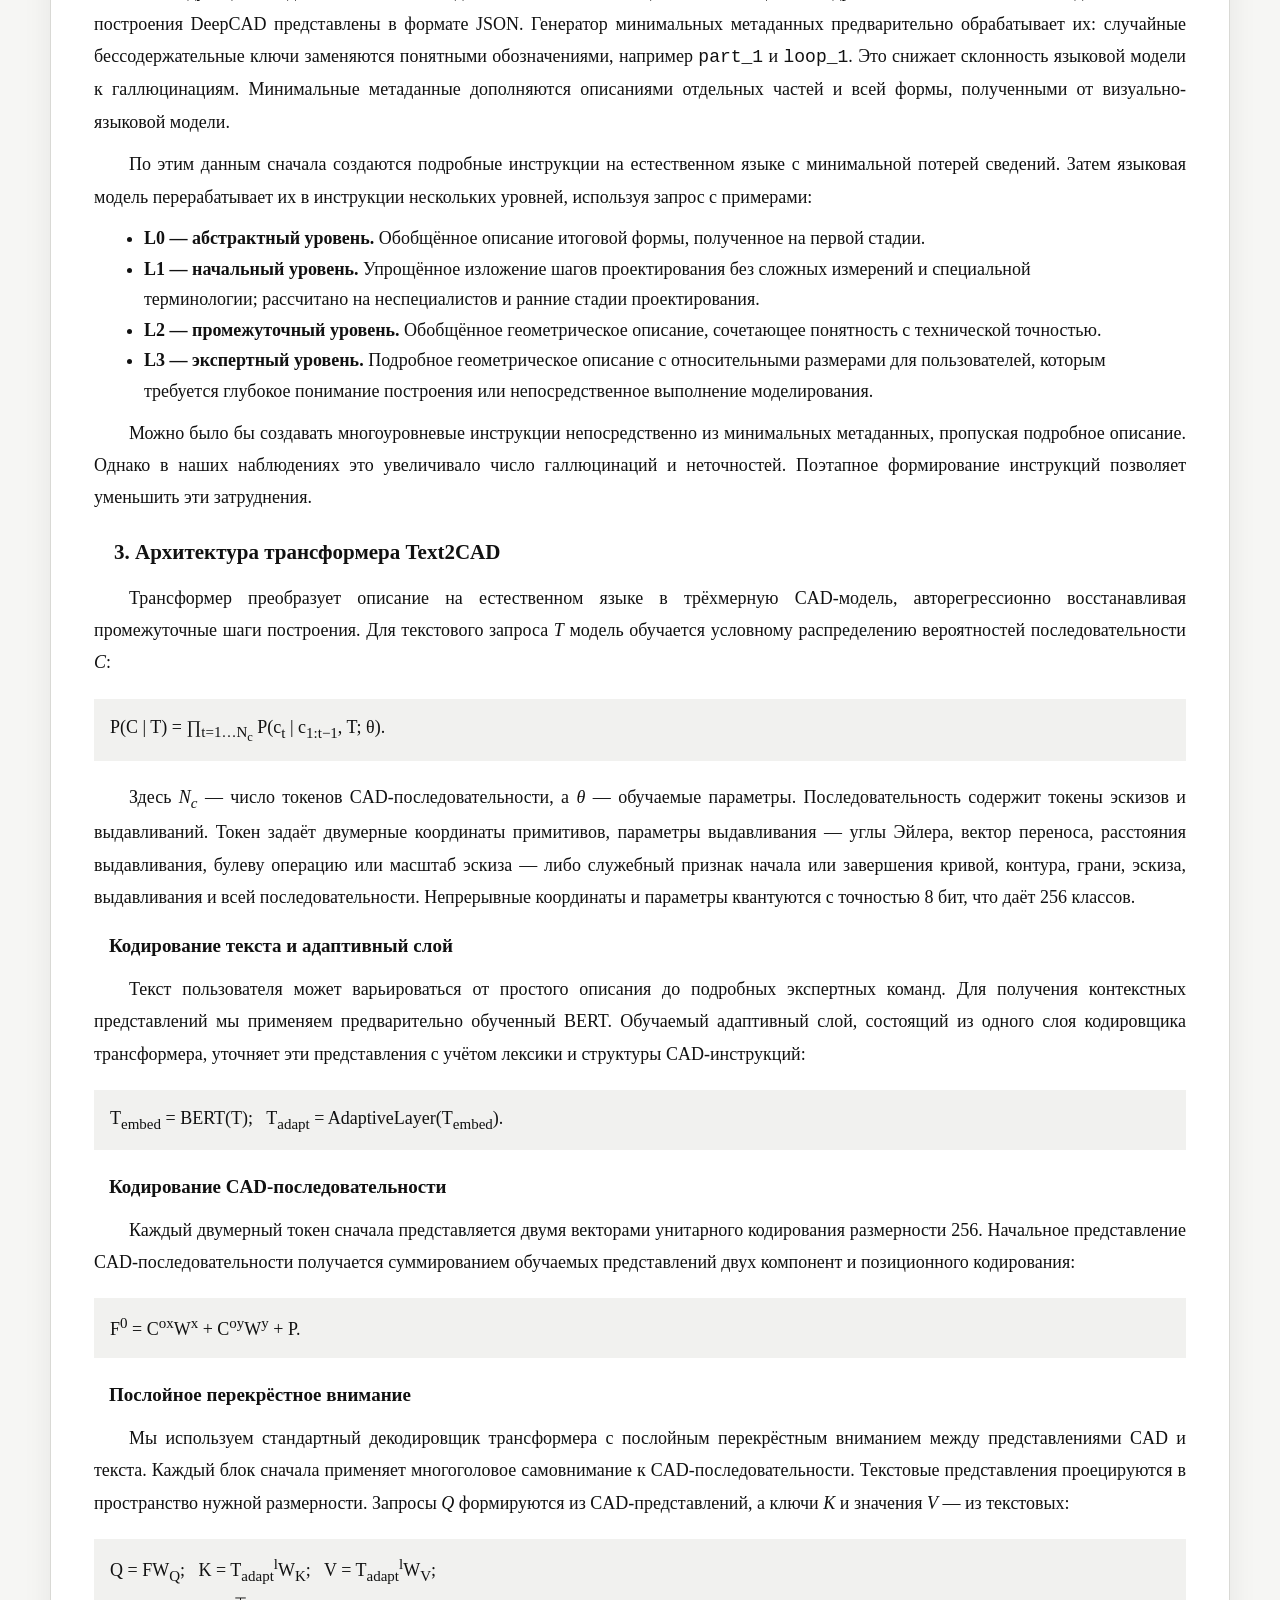
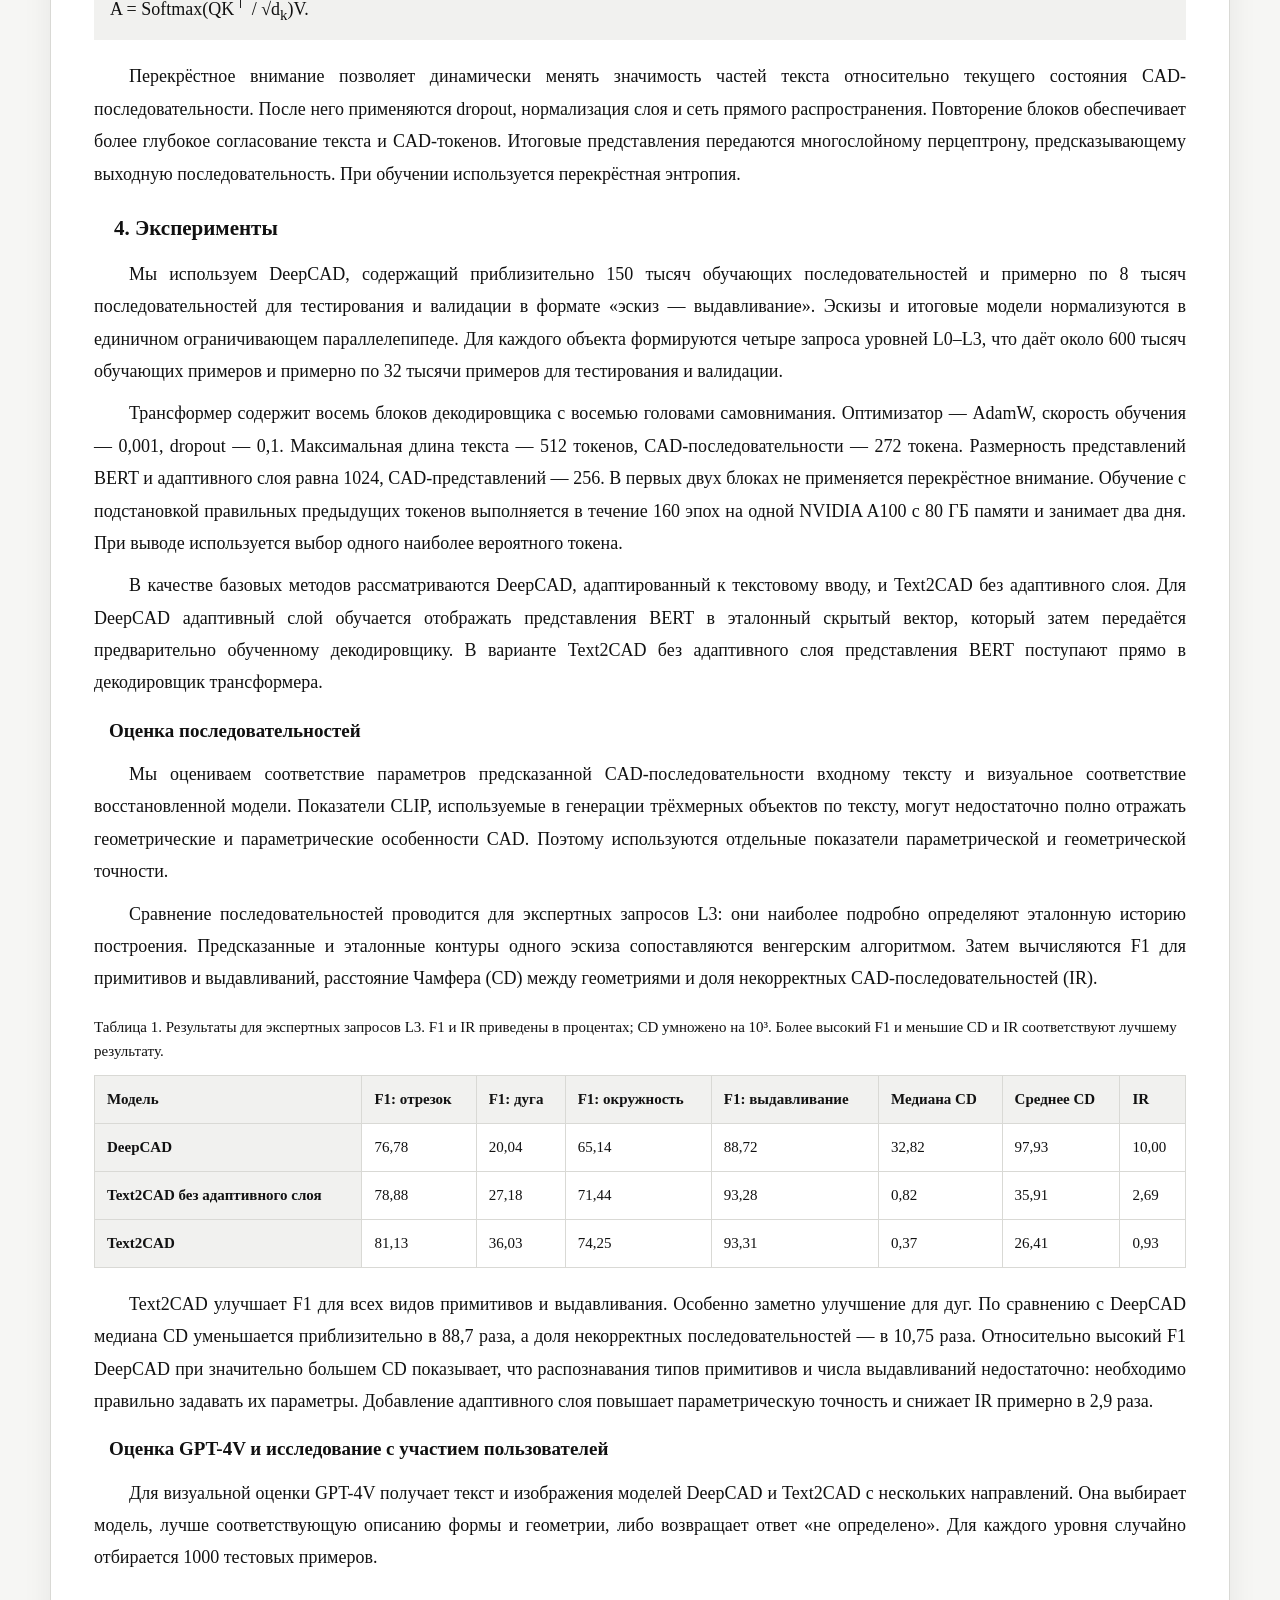
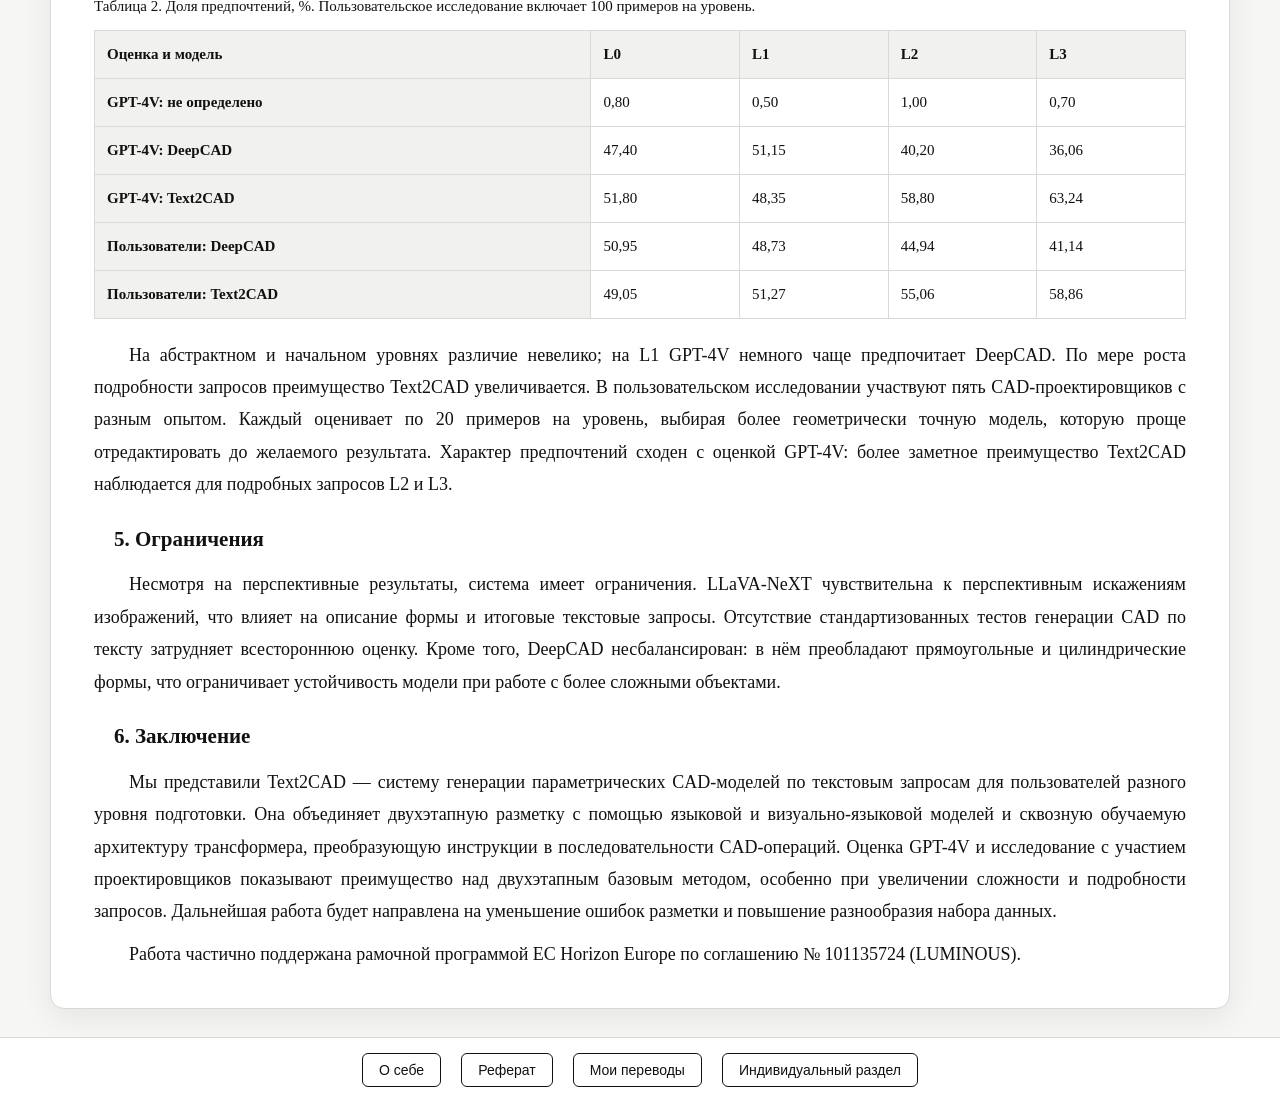
<file: scientific_works/translations/text2cad.htm>
<!DOCTYPE html>
<html lang="ru">
<head>
    <meta charset="utf-8">
    <meta name="viewport" content="width=device-width, initial-scale=1">
    <meta name="description" content="Text2CAD: генерация последовательных CAD-моделей по текстовым запросам от начального до экспертного уровня">
    <title>Text2CAD: генерация последовательных CAD-моделей по текстовым запросам от начального до экспертного уровня — перевод Руднева К. К.</title>
    <link rel="icon" href="../../images/master.jpg" type="image/jpeg">
    <link rel="stylesheet" href="../../css/master_style.css">
    <link rel="stylesheet" href="../../css/scientific_works.css">
    <link rel="stylesheet" href="../../css/translations.css">
    <meta name="author" content="Руднев Константин Константинович — перевод">
</head>
<body id="top">
    <div id="topblock">
        <div id="donntu">
            <a href="http://donntu.ru" target="_blank" rel="noopener noreferrer">ДонНТУ</a>
            <a href="http://masters.donntu.ru" target="_blank" rel="noopener noreferrer" title="Перейти на портал магистров ДонНТУ">Портал магистров</a>
        </div>
    </div>

    <div id="header">
        <div id="photomag">
            <a href="../../rudnev_big.jpg"><img src="../../photo.jpg" width="180" height="240" alt="Магистр ДонНТУ Руднев Константин Константинович"></a>
        </div>
        <div id="headertext">
            <h1 class="hdr">Руднев Константин Константинович</h1>
            <h3 class="hdr"><a href="http://fisp.iknt.donntu.ru/">Факультет интеллектуальных систем и программирования</a></h3>
            <h3 class="hdr"><a href="http://kpi.fisp.donntu.ru/">Кафедра программной инженерии им. Л. П. Фельдмана</a></h3>
            <h3 class="hdr">Направление: 09.04.04 &laquo;Программная инженерия&raquo;<br>Профиль: &laquo;Методы и средства разработки программного обеспечения&raquo;</h3>
            <h2 class="hdr">Тема магистерской диссертации &laquo;Исследование применения современных нейронных сетей для повышения эффективности систем автоматизированного проектирования&raquo;</h2>
            <h3 class="hdr">Научный руководитель: кандидат технических наук, доцент Григорьев Александр Владимирович</h3>
        </div>
    </div>

    <div id="middleblock">
        <nav id="menu" aria-label="Основная навигация">
            <a class="button color" href="../../index.htm">О себе</a>
            <a class="button color" href="../../diss/index.htm">Реферат</a>
            <a class="button color" href="../index.htm">Научные труды</a>
            <a class="button color" href="../../ind/index.htm">Индивидуальный раздел</a>
        </nav>

        <main id="maintext" class="translation-page">
            <p class="breadcrumbs"><a href="../index.htm">Научные труды</a> / <a href="../index.htm#translations">Мои переводы</a></p>
            <h1>Text2CAD: генерация последовательных CAD-моделей по текстовым запросам от начального до экспертного уровня</h1>
            <p class="translation-original" lang="en">Text2CAD: Generating Sequential CAD Models from Beginner-to-Expert Level Text Prompts</p>
            <div class="translation-meta">
                <p><strong>Авторы оригинала:</strong> <span lang="en">Mohammad Sadil Khan, Sankalp Sinha, Tauqeer Ul Islam Sheikh, Didier Stricker, Sk Aziz Ali, Muhammad Zeshan Afzal</span></p>
                <p><strong>Перевод с английского:</strong> Руднев Константин Константинович.</p>
                <p><strong>Источник:</strong> NeurIPS, 2024. arXiv:2409.17106v1, 25 сентября 2024 года.</p>
                <p><strong>Дата перевода:</strong> <time datetime="2026-11-02">2 ноября 2026 года</time>.</p>
                <p><strong>Лицензия оригинала и условия распространения перевода:</strong> <a href="https://creativecommons.org/licenses/by/4.0/" rel="license noopener noreferrer" target="_blank">CC BY 4.0</a>. Изменения: перевод на русский язык и указанное ниже сокращение.</p>
            </div>
            <p class="translation-note"><strong>Объём перевода.</strong> Сокращённый перевод: аннотация, постановка задачи, разметка данных, архитектура, эксперименты, ограничения и заключение. Обзор литературы, иллюстрации, приложения и библиография оригинала не воспроизводятся. Формулы представлены в линейной записи; численные результаты сохранены. Нумерация разделов адаптирована для этой страницы. Утверждения от первого лица и результаты экспериментов относятся к авторам оригинала.</p>
            <nav class="source-links" aria-label="Первоисточники"><a href="https://arxiv.org/html/2409.17106v1" target="_blank" rel="noopener noreferrer" lang="en">Оригинал на английском</a><a href="https://arxiv.org/pdf/2409.17106v1" target="_blank" rel="noopener noreferrer" lang="en">Оригинал PDF</a><a href="../../diss/index.htm#ref-3">Источник [3] в реферате</a></nav>
            <nav class="translation-contents" aria-label="Содержание перевода"><strong>Содержание</strong><ol><li><a href="#abstract">Аннотация</a></li><li><a href="#introduction">1. Введение и постановка задачи</a></li><li><a href="#annotation">2. Разметка данных Text2CAD</a></li><li><a href="#architecture">3. Архитектура трансформера Text2CAD</a></li><li><a href="#experiments">4. Эксперименты</a></li><li><a href="#limitations">5. Ограничения</a></li><li><a href="#conclusion">6. Заключение</a></li></ol></nav>
            <article aria-label="Текст перевода">
<h2 id="abstract">Аннотация</h2>
<p>Создание прототипов сложных моделей в современных системах автоматизированного проектирования (САПР) может занимать много времени. Одна из причин — отсутствие интеллектуальных систем, способных быстро создавать более простые промежуточные детали. Мы предлагаем Text2CAD — первую систему искусственного интеллекта для генерации параметрических CAD-моделей по тексту, использующую понятные проектировщику инструкции для пользователей с разным уровнем подготовки. Кроме того, мы представляем конвейер разметки данных, который с помощью Mistral и LLaVA-NeXT формирует для набора DeepCAD текстовые запросы на естественном языке. Набор содержит 170 тысяч моделей и 660 тысяч текстовых аннотаций: от отвлечённых описаний формы, например «создайте два концентрических цилиндра», до подробных инструкций по построению. В рамках Text2CAD мы предлагаем сквозную авторегрессионную сеть на основе трансформера для генерации параметрических CAD-моделей по входному тексту. Качество оценивается по совокупности показателей, включая визуальное качество, точность параметров и геометрическую точность. Предлагаемая система демонстрирует потенциал применения в проектировании с поддержкой искусственного интеллекта.</p>

<h2 id="introduction">1. Введение и постановка задачи</h2>
<p>Автоматизированное проектирование играет важную роль в промышленном дизайне и аддитивном производстве. Создание прототипов требует моделирования деталей на основе конструктивных элементов, точных измерений и редактирования на разных стадиях проектирования. Хотя итоговая модель сохраняется в граничном представлении B-rep, процесс её создания часто состоит из цепочки двумерных эскизов — окружностей, отрезков, сплайнов — и трёхмерных операций, таких как выдавливание, построение по сечениям и скругление. Такое представление позволяет управлять историей построения и последовательно уточнять модель.</p>
<p>Современные CAD-инструменты обладают широкими возможностями, однако в них недостаточно интегрированы средства проектирования с помощью искусственного интеллекта. Система, способная получать параметрические модели из текстовых описаний, могла бы помогать собирать сложные трёхмерные объекты. Каталоги готовых деталей поддерживают повторное использование существующих моделей, но не решают задачу генерации последовательности построения по описанию проектного замысла.</p>
<p>Мы предлагаем Text2CAD для генерации параметрических CAD-моделей, представленных последовательностями построения: параметрами двумерных эскизов и операций выдавливания. Решение требует преодолеть две основные трудности: отсутствие подходящего набора данных и необходимость построить сеть, отображающую текст в последовательность CAD-операций. Для этого мы создаём текстовые описания моделей DeepCAD с помощью открытых больших языковых и визуально-языковых моделей. Аннотации охватывают несколько уровней подробности — от выражений «длинный прямоугольный объект» или «тонкий S-образный объект» до точных параметрических указаний. Инструкции могут содержать арифметические зависимости и численные выражения.</p>
<p>Существующие методы генерации трёхмерных объектов по тексту не решают эту задачу непосредственно: их результат обычно не является параметрическим и не допускает привычного для проектировщика редактирования. Получение скрипта с помощью универсальной языковой модели также не равнозначно восстановлению последовательности промежуточных эскизов и выдавливаний. Визуально-языковые модели могут неверно интерпретировать техническую форму: например, описать два концентрических полых цилиндра названием бытового предмета. В Text2CAD мы используем ответы языковых и визуально-языковых моделей для создания крупного массива аннотаций, на котором обучается предметная мультимодальная сеть.</p>
<p>Основные результаты работы — система генерации параметрических CAD-моделей по тексту, конвейер разметки с различной сложностью и подробностью инструкций и сквозная авторегрессионная архитектура, восстанавливающая историю построения. Эксперименты показывают преимущество перед двухэтапным базовым методом, адаптированным для этой задачи.</p>

<h2 id="annotation">2. Разметка данных Text2CAD</h2>
<p>Конвейер формирует аннотации DeepCAD, описывающие процесс построения в понятной человеку форме. Он состоит из двух стадий: получения обобщённых описаний формы с помощью визуально-языковой модели и создания текстовых инструкций разной подробности с помощью языковой модели на основе этих описаний и сведений о построении.</p>
<h3>Описания формы с помощью визуально-языковой модели</h3>
<p>Сначала LLaVA-NeXT формирует отвлечённые описания объектов. Задача состоит в том, чтобы передать структуру трёхмерной формы, например «кольцеобразная конструкция», «цилиндр» или «шестиугольник с цилиндром сверху». Описания создаются как для итоговой CAD-модели, так и для её промежуточных частей. Для каждой части и всей модели получают изображения с заранее заданных направлений, после чего передают их LLaVA-NeXT вместе с подготовленным запросом.</p>
<h3>Многоуровневые инструкции с помощью языковой модели</h3>
<p>На следующей стадии Mixtral-50B создаёт несколько аннотаций, отличающихся подробностью описания. Последовательности построения DeepCAD представлены в формате JSON. Генератор минимальных метаданных предварительно обрабатывает их: случайные бессодержательные ключи заменяются понятными обозначениями, например <code>part_1</code> и <code>loop_1</code>. Это снижает склонность языковой модели к галлюцинациям. Минимальные метаданные дополняются описаниями отдельных частей и всей формы, полученными от визуально-языковой модели.</p>
<p>По этим данным сначала создаются подробные инструкции на естественном языке с минимальной потерей сведений. Затем языковая модель перерабатывает их в инструкции нескольких уровней, используя запрос с примерами:</p>
<ul>
<li><strong>L0 — абстрактный уровень.</strong> Обобщённое описание итоговой формы, полученное на первой стадии.</li>
<li><strong>L1 — начальный уровень.</strong> Упрощённое изложение шагов проектирования без сложных измерений и специальной терминологии; рассчитано на неспециалистов и ранние стадии проектирования.</li>
<li><strong>L2 — промежуточный уровень.</strong> Обобщённое геометрическое описание, сочетающее понятность с технической точностью.</li>
<li><strong>L3 — экспертный уровень.</strong> Подробное геометрическое описание с относительными размерами для пользователей, которым требуется глубокое понимание построения или непосредственное выполнение моделирования.</li>
</ul>
<p>Можно было бы создавать многоуровневые инструкции непосредственно из минимальных метаданных, пропуская подробное описание. Однако в наших наблюдениях это увеличивало число галлюцинаций и неточностей. Поэтапное формирование инструкций позволяет уменьшить эти затруднения.</p>

<h2 id="architecture">3. Архитектура трансформера Text2CAD</h2>
<p>Трансформер преобразует описание на естественном языке в трёхмерную CAD-модель, авторегрессионно восстанавливая промежуточные шаги построения. Для текстового запроса <var>T</var> модель обучается условному распределению вероятностей последовательности <var>C</var>:</p>
<p class="formula" aria-label="Условная вероятность последовательности">P(C | T) = ∏<sub>t=1…N<sub>c</sub></sub> P(c<sub>t</sub> | c<sub>1:t−1</sub>, T; θ).</p>
<p>Здесь <var>N<sub>c</sub></var> — число токенов CAD-последовательности, а <var>θ</var> — обучаемые параметры. Последовательность содержит токены эскизов и выдавливаний. Токен задаёт двумерные координаты примитивов, параметры выдавливания — углы Эйлера, вектор переноса, расстояния выдавливания, булеву операцию или масштаб эскиза — либо служебный признак начала или завершения кривой, контура, грани, эскиза, выдавливания и всей последовательности. Непрерывные координаты и параметры квантуются с точностью 8 бит, что даёт 256 классов.</p>
<h3>Кодирование текста и адаптивный слой</h3>
<p>Текст пользователя может варьироваться от простого описания до подробных экспертных команд. Для получения контекстных представлений мы применяем предварительно обученный BERT. Обучаемый адаптивный слой, состоящий из одного слоя кодировщика трансформера, уточняет эти представления с учётом лексики и структуры CAD-инструкций:</p>
<p class="formula">T<sub>embed</sub> = BERT(T); &nbsp; T<sub>adapt</sub> = AdaptiveLayer(T<sub>embed</sub>).</p>
<h3>Кодирование CAD-последовательности</h3>
<p>Каждый двумерный токен сначала представляется двумя векторами унитарного кодирования размерности 256. Начальное представление CAD-последовательности получается суммированием обучаемых представлений двух компонент и позиционного кодирования:</p>
<p class="formula">F<sup>0</sup> = C<sup>ox</sup>W<sup>x</sup> + C<sup>oy</sup>W<sup>y</sup> + P.</p>
<h3>Послойное перекрёстное внимание</h3>
<p>Мы используем стандартный декодировщик трансформера с послойным перекрёстным вниманием между представлениями CAD и текста. Каждый блок сначала применяет многоголовое самовнимание к CAD-последовательности. Текстовые представления проецируются в пространство нужной размерности. Запросы <var>Q</var> формируются из CAD-представлений, а ключи <var>K</var> и значения <var>V</var> — из текстовых:</p>
<p class="formula">Q = FW<sub>Q</sub>; &nbsp; K = T<sub>adapt</sub><sup>l</sup>W<sub>K</sub>; &nbsp; V = T<sub>adapt</sub><sup>l</sup>W<sub>V</sub>;<br>A = Softmax(QK<sup>⊤</sup> / √d<sub>k</sub>)V.</p>
<p>Перекрёстное внимание позволяет динамически менять значимость частей текста относительно текущего состояния CAD-последовательности. После него применяются dropout, нормализация слоя и сеть прямого распространения. Повторение блоков обеспечивает более глубокое согласование текста и CAD-токенов. Итоговые представления передаются многослойному перцептрону, предсказывающему выходную последовательность. При обучении используется перекрёстная энтропия.</p>

<h2 id="experiments">4. Эксперименты</h2>
<p>Мы используем DeepCAD, содержащий приблизительно 150 тысяч обучающих последовательностей и примерно по 8 тысяч последовательностей для тестирования и валидации в формате «эскиз — выдавливание». Эскизы и итоговые модели нормализуются в единичном ограничивающем параллелепипеде. Для каждого объекта формируются четыре запроса уровней L0–L3, что даёт около 600 тысяч обучающих примеров и примерно по 32 тысячи примеров для тестирования и валидации.</p>
<p>Трансформер содержит восемь блоков декодировщика с восемью головами самовнимания. Оптимизатор — AdamW, скорость обучения — 0,001, dropout — 0,1. Максимальная длина текста — 512 токенов, CAD-последовательности — 272 токена. Размерность представлений BERT и адаптивного слоя равна 1024, CAD-представлений — 256. В первых двух блоках не применяется перекрёстное внимание. Обучение с подстановкой правильных предыдущих токенов выполняется в течение 160 эпох на одной NVIDIA A100 с 80 ГБ памяти и занимает два дня. При выводе используется выбор одного наиболее вероятного токена.</p>
<p>В качестве базовых методов рассматриваются DeepCAD, адаптированный к текстовому вводу, и Text2CAD без адаптивного слоя. Для DeepCAD адаптивный слой обучается отображать представления BERT в эталонный скрытый вектор, который затем передаётся предварительно обученному декодировщику. В варианте Text2CAD без адаптивного слоя представления BERT поступают прямо в декодировщик трансформера.</p>
<h3>Оценка последовательностей</h3>
<p>Мы оцениваем соответствие параметров предсказанной CAD-последовательности входному тексту и визуальное соответствие восстановленной модели. Показатели CLIP, используемые в генерации трёхмерных объектов по тексту, могут недостаточно полно отражать геометрические и параметрические особенности CAD. Поэтому используются отдельные показатели параметрической и геометрической точности.</p>
<p>Сравнение последовательностей проводится для экспертных запросов L3: они наиболее подробно определяют эталонную историю построения. Предсказанные и эталонные контуры одного эскиза сопоставляются венгерским алгоритмом. Затем вычисляются F1 для примитивов и выдавливаний, расстояние Чамфера (CD) между геометриями и доля некорректных CAD-последовательностей (IR).</p>
<div class="table-scroll" role="region" aria-label="Результаты Text2CAD" tabindex="0"><table>
<caption>Таблица 1. Результаты для экспертных запросов L3. F1 и IR приведены в процентах; CD умножено на 10³. Более высокий F1 и меньшие CD и IR соответствуют лучшему результату.</caption>
<thead><tr><th scope="col">Модель</th><th scope="col">F1: отрезок</th><th scope="col">F1: дуга</th><th scope="col">F1: окружность</th><th scope="col">F1: выдавливание</th><th scope="col">Медиана CD</th><th scope="col">Среднее CD</th><th scope="col">IR</th></tr></thead>
<tbody><tr><th scope="row">DeepCAD</th><td>76,78</td><td>20,04</td><td>65,14</td><td>88,72</td><td>32,82</td><td>97,93</td><td>10,00</td></tr>
<tr><th scope="row">Text2CAD без адаптивного слоя</th><td>78,88</td><td>27,18</td><td>71,44</td><td>93,28</td><td>0,82</td><td>35,91</td><td>2,69</td></tr>
<tr><th scope="row">Text2CAD</th><td>81,13</td><td>36,03</td><td>74,25</td><td>93,31</td><td>0,37</td><td>26,41</td><td>0,93</td></tr></tbody></table></div>
<p>Text2CAD улучшает F1 для всех видов примитивов и выдавливания. Особенно заметно улучшение для дуг. По сравнению с DeepCAD медиана CD уменьшается приблизительно в 88,7 раза, а доля некорректных последовательностей — в 10,75 раза. Относительно высокий F1 DeepCAD при значительно большем CD показывает, что распознавания типов примитивов и числа выдавливаний недостаточно: необходимо правильно задавать их параметры. Добавление адаптивного слоя повышает параметрическую точность и снижает IR примерно в 2,9 раза.</p>
<h3>Оценка GPT-4V и исследование с участием пользователей</h3>
<p>Для визуальной оценки GPT-4V получает текст и изображения моделей DeepCAD и Text2CAD с нескольких направлений. Она выбирает модель, лучше соответствующую описанию формы и геометрии, либо возвращает ответ «не определено». Для каждого уровня случайно отбирается 1000 тестовых примеров.</p>
<div class="table-scroll" role="region" aria-label="Визуальная оценка Text2CAD" tabindex="0"><table>
<caption>Таблица 2. Доля предпочтений, %. Пользовательское исследование включает 100 примеров на уровень.</caption>
<thead><tr><th scope="col">Оценка и модель</th><th scope="col">L0</th><th scope="col">L1</th><th scope="col">L2</th><th scope="col">L3</th></tr></thead>
<tbody><tr><th scope="row">GPT-4V: не определено</th><td>0,80</td><td>0,50</td><td>1,00</td><td>0,70</td></tr>
<tr><th scope="row">GPT-4V: DeepCAD</th><td>47,40</td><td>51,15</td><td>40,20</td><td>36,06</td></tr>
<tr><th scope="row">GPT-4V: Text2CAD</th><td>51,80</td><td>48,35</td><td>58,80</td><td>63,24</td></tr>
<tr><th scope="row">Пользователи: DeepCAD</th><td>50,95</td><td>48,73</td><td>44,94</td><td>41,14</td></tr>
<tr><th scope="row">Пользователи: Text2CAD</th><td>49,05</td><td>51,27</td><td>55,06</td><td>58,86</td></tr></tbody></table></div>
<p>На абстрактном и начальном уровнях различие невелико; на L1 GPT-4V немного чаще предпочитает DeepCAD. По мере роста подробности запросов преимущество Text2CAD увеличивается. В пользовательском исследовании участвуют пять CAD-проектировщиков с разным опытом. Каждый оценивает по 20 примеров на уровень, выбирая более геометрически точную модель, которую проще отредактировать до желаемого результата. Характер предпочтений сходен с оценкой GPT-4V: более заметное преимущество Text2CAD наблюдается для подробных запросов L2 и L3.</p>

<h2 id="limitations">5. Ограничения</h2>
<p>Несмотря на перспективные результаты, система имеет ограничения. LLaVA-NeXT чувствительна к перспективным искажениям изображений, что влияет на описание формы и итоговые текстовые запросы. Отсутствие стандартизованных тестов генерации CAD по тексту затрудняет всестороннюю оценку. Кроме того, DeepCAD несбалансирован: в нём преобладают прямоугольные и цилиндрические формы, что ограничивает устойчивость модели при работе с более сложными объектами.</p>

<h2 id="conclusion">6. Заключение</h2>
<p>Мы представили Text2CAD — систему генерации параметрических CAD-моделей по текстовым запросам для пользователей разного уровня подготовки. Она объединяет двухэтапную разметку с помощью языковой и визуально-языковой моделей и сквозную обучаемую архитектуру трансформера, преобразующую инструкции в последовательности CAD-операций. Оценка GPT-4V и исследование с участием проектировщиков показывают преимущество над двухэтапным базовым методом, особенно при увеличении сложности и подробности запросов. Дальнейшая работа будет направлена на уменьшение ошибок разметки и повышение разнообразия набора данных.</p>
<p>Работа частично поддержана рамочной программой ЕС Horizon Europe по соглашению № 101135724 (LUMINOUS).</p>

            </article>

        </main>
    </div>
    <nav id="menub" aria-label="Навигация внизу страницы">
        <a class="mitemb" href="../../index.htm">О себе</a>
        <a class="mitemb" href="../../diss/index.htm">Реферат</a>
        <a class="mitemb" href="../index.htm#translations">Мои переводы</a>
        <a class="mitemb" href="../../ind/index.htm">Индивидуальный раздел</a>
    </nav>
</body>
</html>
</file>
<file: css/master_style.css>
/* БАЗОВЫЙ СТИЛЬ */
@import "files/basic_style.css";

/* КОМПОНОВКА СТРАНИЦЫ*/
@import "files/layout_1col.css";
/* @import "files/layout_2col_left.css";  */
/*@import "files/layout_2col_right.css";*/

/* ЦВЕТОВАЯ СХЕМА */
/* @import "files/color_08_orange.css";  */


.about-video {
    display: block;
    width: 100%;
    max-width: 854px;
    height: auto;
    margin: 20px auto;
    background: #000000;
    border-radius: 10px;
}

.content-container {
    display: flex;
    align-items: center;
  }

.secblock-img {
    width: 100%;
}

.firblock {
    width: 70%;
}

/* Адаптация под экраны меньше 1000px */
@media (max-width: 1100px) {
    .content-container {
        display: block; /* Убираем flex для вертикального отображения */
    }

    .content-container img {
        margin-top: 20px; /* Добавляем отступ сверху для изображения */
    }

    .secblock {
        text-align: center;
    }

    .secblock-img {
        width: 60%;
    }

    .firblock {
        width: 100%;
    }
}


/* Светлая монохромная тема */
:root {
    --page-bg: #f6f6f4;
    --surface: #ffffff;
    --surface-muted: #f1f1ef;
    --text: #111111;
    --text-muted: #5f5f5b;
    --accent: #000000;
    --border: #d9d9d5;
    --border-strong: #111111;
    --shadow: 0 10px 30px rgba(0, 0, 0, 0.07);
}

* {
    box-sizing: border-box;
}

body {
    background: var(--page-bg);
    color: var(--text);
}

#topblock {
    min-height: 54px;
    background: var(--surface);
    border-bottom: 1px solid var(--border);
}

#donntu a,
#donntu a:visited,
.backtolib {
    color: var(--text);
}

#donntu a:hover,
.backtolib:hover {
    color: #ffffff;
    background: var(--accent);
    border-color: var(--accent);
}

#header {
    max-width: 1180px;
    margin: 24px auto;
    background: var(--surface);
    border: 1px solid var(--border);
    border-radius: 14px;
    box-shadow: var(--shadow);
}

#photomag {
    overflow: hidden;
    border: 2px solid var(--accent);
    border-radius: 8px;
}

#photomag img {
    display: block;
}

#header h1,
#header h2,
#header h3,
#header h3 a,
h1,
#maintext h2,
#maintext h3,
.lib_h2 {
    color: var(--text);
}

#header h3 {
    color: var(--text-muted);
}

#header h3 a:hover {
    color: var(--accent);
    text-decoration: underline;
    text-underline-offset: 3px;
}

#middleblock {
    max-width: 1180px;
    margin: 0 auto;
}

#menu {
    padding: 12px;
    background: var(--surface);
    border: 1px solid var(--border);
    border-radius: 12px;
    box-shadow: none;
}

#maintext {
    padding: 28px;
    background: var(--surface);
    border: 1px solid var(--border);
    border-radius: 14px;
    box-shadow: var(--shadow);
}

p,
ul,
ol,
ul li,
ol li,
a,
ul li a,
ol li a {
    color: var(--text);
}

a:hover,
ul li a:hover,
ol li a:hover {
    color: var(--text);
    text-decoration-color: var(--accent);
}

hr {
    height: 1px;
    margin: 24px 0;
    background: var(--border);
    border: 0;
}

.button,
.mitemb {
    color: var(--text);
    background: var(--surface);
    border: 1px solid var(--border-strong);
    box-shadow: none;
}

.button.color:hover,
.mitemb:hover {
    color: #ffffff;
    background: var(--accent);
    border-color: var(--accent);
    box-shadow: none;
    transform: translateY(-2px);
}

.button.color:active,
.mitemb:active {
    color: #ffffff;
    background: #242424;
    border-color: #242424;
    transform: translateY(0);
}

.button.colorfix,
.button.colorfix:hover {
    color: #ffffff;
    background: var(--accent);
    border-color: var(--accent);
}

.comment {
    color: var(--text);
    background: var(--surface-muted);
    border-left: 4px solid var(--accent);
    border-radius: 4px 10px 10px 4px;
    box-shadow: none;
}

table#resume tr.odd,
table#resume tr.even {
    background: var(--surface);
}

table#resume tr td {
    border-bottom-color: var(--border);
}

table#resume td.c1,
table#resume td.c2,
table#resume td a {
    color: var(--text);
}

table#resume tr.odd:hover,
table#resume tr.even:hover {
    background: var(--surface-muted);
}

table#resume td.experience-links a,
table#resume td.achievement-links a,
table#resume td.contact-links a {
    text-decoration: underline;
    text-underline-offset: 3px;
}

table#resume td a:hover {
    color: var(--accent);
    text-decoration-color: var(--accent);
}

.lib,
.list,
li.ct1,
li.ct2 {
    border-bottom-color: var(--border);
}

.lib .cat,
.list .cat {
    color: var(--text);
}

.topblock,
#menub {
    background: var(--surface);
    border-color: var(--border);
    box-shadow: none;
}

#menub {
    margin-top: 28px;
}

::selection {
    color: #ffffff;
    background: var(--accent);
}

:focus-visible {
    outline: 3px solid var(--accent);
    outline-offset: 3px;
}

@media (max-width: 1220px) {
    #header,
    #middleblock {
        margin-right: 16px;
        margin-left: 16px;
    }
}

@media (max-width: 700px) {
    #header {
        align-items: flex-start;
        flex-direction: column;
        padding: 16px;
    }

    #maintext {
        padding: 18px 14px;
    }

    #donntu {
        flex-wrap: wrap;
        justify-content: flex-end;
    }

    table#resume,
    table#resume tbody,
    table#resume tr,
    table#resume td {
        display: block;
        width: 100%;
    }

    table#resume td.c1,
    table#resume td.c2 {
        width: 100%;
        text-align: left;
    }

    table#resume td.c1 {
        padding-bottom: 2px;
        border-bottom: 0;
    }
}
</file>
<file: css/abstract.css>
/* Реферат в общей теме персонального сайта. */
#headertext { min-width: 0; }
#maintext.abstract-page { overflow-wrap: anywhere; }
.abstract-page a { text-decoration: underline; text-underline-offset: 3px; }
.abstract-page a:hover { text-decoration-thickness: 2px; }
.abstract-page .abstract-subtitle { text-align: center; text-indent: 0; }
.abstract-page .abstract-keywords { text-indent: 0; text-align: left; color: var(--text-muted); }
.abstract-page .abstract-toc { margin: 26px 15px 32px; padding: 18px 24px; border-block: 1px solid var(--border); }
.abstract-page .abstract-toc ol { padding-left: 24px; margin-top: 8px; }
.abstract-page .abstract-toc li { padding: 3px 0; }
.abstract-page [id] { scroll-margin-top: 24px; }
.abstract-page .research-tasks { margin: 12px 15px; padding-left: 30px; }
.abstract-page .research-tasks li { margin-bottom: 8px; }
.abstract-page figure { margin: 26px 15px; }
.abstract-page .pipeline { display: grid; grid-template-columns: repeat(3, minmax(0, 1fr)); gap: 12px; padding: 0; list-style: none; }
.abstract-page .pipeline li { padding: 14px; border: 1px solid var(--border); border-radius: 6px; background: var(--surface-muted); line-height: 1.5; }
.abstract-page .pipeline li strong { display: block; margin-bottom: 4px; }
.abstract-page figcaption { margin-top: 12px; text-align: center; font-size: 16px; line-height: 1.5; }
.abstract-page .table-scroll { margin: 20px 15px; overflow-x: auto; }
.abstract-page table { width: 100%; border-collapse: collapse; font-size: 17px; line-height: 1.6; }
.abstract-page caption { margin-bottom: 12px; text-align: left; font-weight: bold; }
.abstract-page th, .abstract-page td { padding: 12px 14px; border: 1px solid var(--border); text-align: left; vertical-align: top; }
.abstract-page th { background: var(--surface-muted); }
.abstract-page pre { margin: 20px 15px; padding: 18px; overflow-x: auto; border: 1px solid var(--border); background: var(--surface-muted); font-size: 15px; line-height: 1.6; }
.abstract-page .bibliography { margin: 18px 15px; padding-left: 30px; }
.abstract-page .bibliography li { margin-bottom: 15px; padding-left: 4px; line-height: 1.65; }
.abstract-page .bibliography a { font: inherit; }
.abstract-page .source-note { color: var(--text-muted); font-size: 16px; text-align: left; text-indent: 0; }
.abstract-page .back-to-top { text-align: right; text-indent: 0; }
@media (max-width: 700px) {
    #header h1 { overflow-wrap: anywhere; }
    #maintext.abstract-page h2, #maintext.abstract-page h3 { margin-inline: 0; text-indent: 0; }
    .abstract-page p, .abstract-page figure, .abstract-page pre, .abstract-page .table-scroll { margin-inline: 0; }
    .abstract-page p { text-align: left; text-indent: 0; }
    .abstract-page .abstract-toc { margin-inline: 0; padding-inline: 0; }
    .abstract-page .bibliography { margin-inline: 0; padding-left: 26px; }
    .abstract-page .pipeline { grid-template-columns: 1fr; }
    .abstract-page th, .abstract-page td { padding: 9px; min-width: 150px; }
    #menub .mitemb { margin-block: 6px; }
}
@media print {
    #topblock, #menu, #menub, .abstract-toc, .back-to-top { display: none; }
    #header, #maintext.abstract-page { border: 0; box-shadow: none; margin: 0; }
    .abstract-page h2, .abstract-page h3 { break-after: avoid; }
    .abstract-page .bibliography li { break-inside: avoid; }
    .abstract-page a { color: #000; }
}
</file>
<file: css/scientific_works.css>
/* Дополнения к общей теме персонального сайта. */
#headertext { min-width: 0; }
#maintext.science-page { overflow-wrap: anywhere; }
.science-page .science-intro { text-indent: 0; text-align: left; }
.science-page .science-nav {
    margin: 24px 15px 32px;
    padding: 16px 24px;
    background: var(--surface-muted);
    border: 1px solid var(--border);
    border-radius: 8px;
}
.science-page .science-nav ul { margin: 8px 0 0; padding: 0 0 0 22px; }
.science-page .science-nav li { margin: 4px 0; }
.science-page a { text-decoration: underline; text-underline-offset: 3px; }
.science-page a:hover { text-decoration-thickness: 2px; }
.science-page .science-list { margin: 0 15px; padding: 0 0 0 30px; }
.science-page .science-list > li {
    margin: 0 0 24px;
    padding: 0 0 24px 8px;
    border-bottom: 1px solid var(--border);
    scroll-margin-top: 24px;
}
.science-page .science-list > li::marker { font-weight: bold; }
#maintext.science-page .science-list h3 {
    margin: 0 0 8px;
    font-size: 20px;
    line-height: 1.45;
    text-indent: 0;
}
.science-page .science-list h3 a { font: inherit; }
.science-page .science-list p { margin: 5px 0; text-indent: 0; text-align: left; line-height: 1.65; }
.science-page .publication-links { display: flex; flex-wrap: wrap; gap: 8px 24px; margin-top: 10px; }
.science-page .publication-links a { font-size: 16px; }
.science-page .science-note { margin-top: 30px; color: var(--text-muted); font-size: 16px; text-indent: 0; text-align: left; }
.science-page h2[id] { scroll-margin-top: 24px; }
.science-page .back-to-top { text-align: right; text-indent: 0; }
@media (max-width: 700px) {
    #header h1 { overflow-wrap: anywhere; }
    .science-page .science-nav { margin: 20px 0 28px; padding: 14px 16px; }
    .science-page .science-list { margin: 0; padding-left: 24px; }
    .science-page .science-list > li { padding-left: 2px; }
    #maintext.science-page h2 { margin-right: 0; margin-left: 0; text-indent: 0; }
    .science-page .science-intro, .science-page .science-note { margin-right: 0; margin-left: 0; }
    #menub .mitemb { margin-top: 6px; margin-bottom: 6px; }
}
@media print {
    #topblock, #menu, #menub, .science-nav, .back-to-top { display: none; }
    #header, #maintext.science-page { box-shadow: none; border: 0; margin: 0; }
    .science-page .science-list > li { break-inside: avoid; }
}
</file>
<file: css/translations.css>
/* Страницы переводов используют общую тему персонального сайта. */
#maintext.translation-page { overflow-wrap: anywhere; }
.translation-page .breadcrumbs, .translation-page .translation-meta,
.translation-page .translation-note, .translation-page .source-links,
.translation-page .translation-pager { margin: 16px 15px; text-indent: 0; text-align: left; }
.translation-page .breadcrumbs { font-size: 16px; color: var(--text-muted); }
.translation-page .translation-original { margin: 0 15px 20px; font-size: 20px; text-indent: 0; text-align: left; }
.translation-page .translation-meta { padding: 16px 20px; background: var(--surface-muted); border: 1px solid var(--border); border-radius: 8px; }
.translation-page .translation-meta p { margin: 4px 0; text-indent: 0; text-align: left; }
.translation-page .translation-note { padding-left: 16px; border-left: 3px solid var(--border-strong); font-size: 16px; line-height: 1.6; }
.translation-page .source-links, .translation-page .translation-pager { display: flex; flex-wrap: wrap; gap: 12px 24px; }
.translation-page .translation-pager { margin-top: 32px; padding-top: 20px; border-top: 1px solid var(--border); }
.translation-page .translation-contents { margin: 24px 15px; padding: 16px 24px; background: var(--surface-muted); border: 1px solid var(--border); border-radius: 8px; }
.translation-page .translation-contents ol { margin: 8px 0 0; padding-left: 24px; }
.translation-page .translation-contents li { margin: 5px 0; }
.translation-page a { text-decoration: underline; text-underline-offset: 3px; }
.translation-page h2[id], .translation-page h3[id] { scroll-margin-top: 24px; }
.translation-page article p { line-height: 1.8; }
.translation-page article li { line-height: 1.7; }
.translation-page .formula { margin: 20px 15px; padding: 12px 16px; background: var(--surface-muted); font-family: Georgia, serif; text-align: left; text-indent: 0; overflow-wrap: anywhere; }
.translation-page pre { margin: 20px 15px; padding: 16px; max-width: 100%; overflow-x: auto; background: var(--surface-muted); border: 1px solid var(--border); border-radius: 8px; font-size: 15px; line-height: 1.6; white-space: pre; }
.translation-page code { font-family: Consolas, monospace; }
.translation-page .table-scroll { margin: 20px 15px; max-width: 100%; overflow-x: auto; }
.translation-page table { width: 100%; border-collapse: collapse; font-size: 15px; }
.translation-page caption { padding: 0 0 12px; text-align: left; line-height: 1.6; }
.translation-page th, .translation-page td { padding: 10px 12px; border: 1px solid var(--border); text-align: left; vertical-align: top; }
.translation-page th { background: var(--surface-muted); }
.translation-page .license-text { white-space: pre-wrap; font-size: 12px; }
.translation-page details { margin: 20px 15px; }
.translation-page summary { cursor: pointer; }
@media (max-width: 700px) {
    .translation-page .breadcrumbs, .translation-page .translation-meta,
    .translation-page .translation-note, .translation-page .source-links,
    .translation-page .translation-pager, .translation-page .translation-original,
    .translation-page .translation-contents, .translation-page .formula,
    .translation-page pre, .translation-page .table-scroll, .translation-page details { margin-left: 0; margin-right: 0; }
    .translation-page .translation-meta, .translation-page .translation-contents { padding: 14px; }
    #maintext.translation-page h2, #maintext.translation-page h3 { margin-left: 0; margin-right: 0; text-indent: 0; }
}
@media print {
    #topblock, #menu, #menub, .breadcrumbs, .translation-contents, .translation-pager { display: none; }
    #maintext.translation-page { border: 0; box-shadow: none; padding: 0; }
    .translation-page pre { white-space: pre-wrap; }
    .translation-page .table-scroll { overflow: visible; }
    .translation-page tr { break-inside: avoid; }
}
</file>
